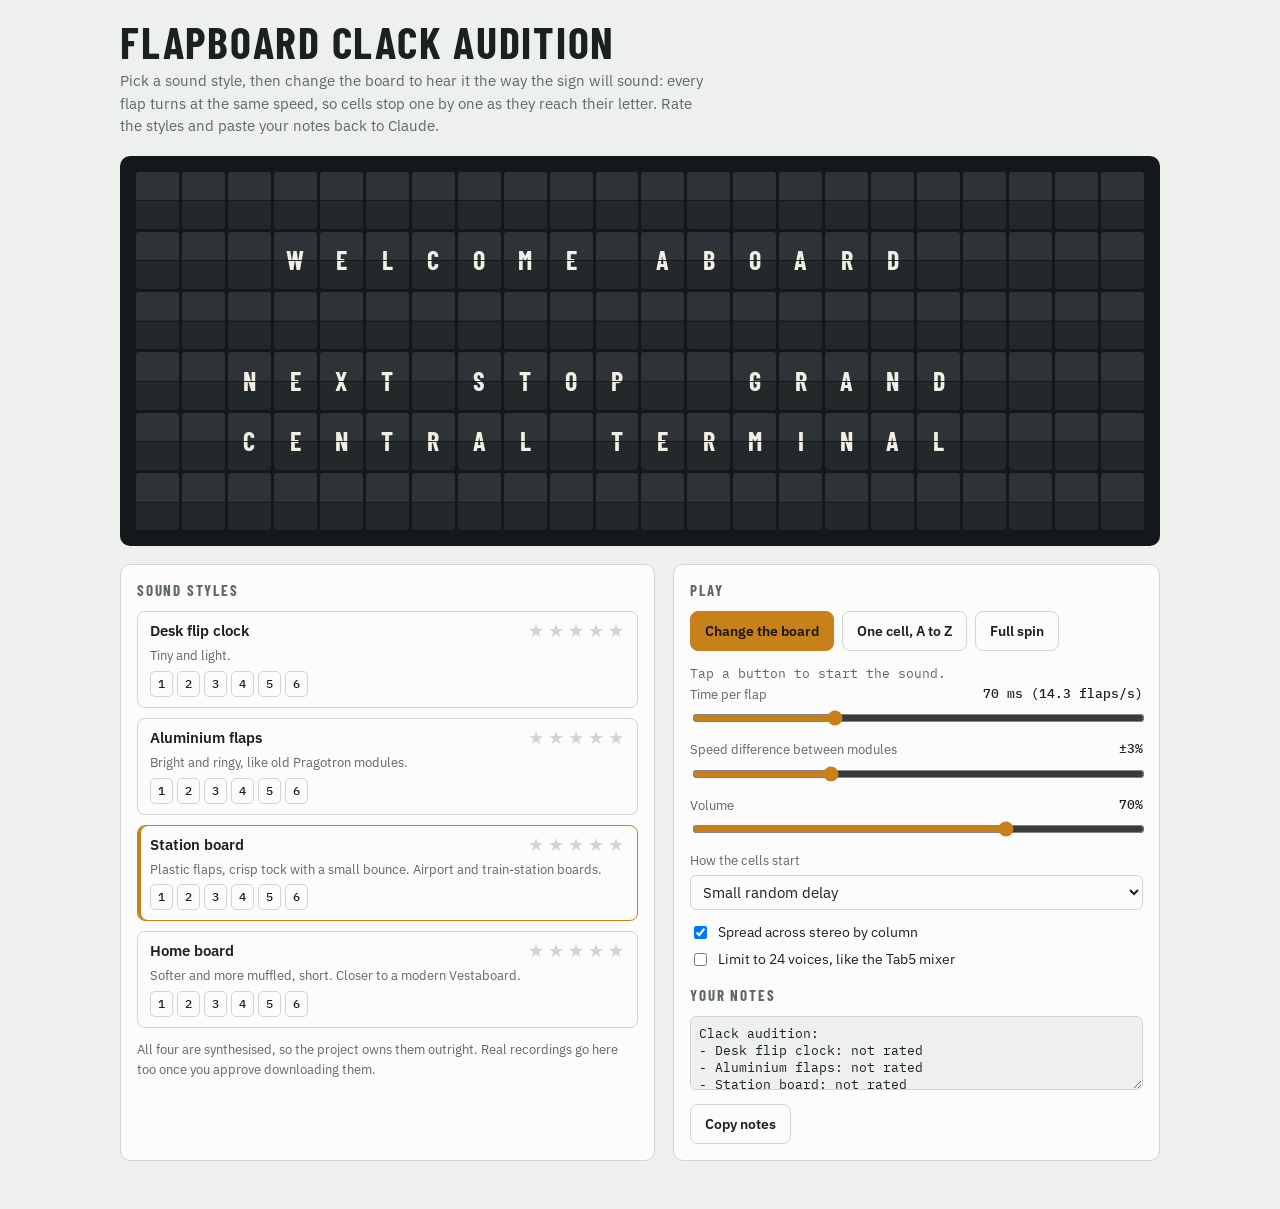
<file: sounds/audition.html>
<!doctype html><meta charset="utf-8"><meta name="viewport" content="width=device-width,initial-scale=1">
<title>FlapBoard Clack Audition</title>
<link rel="preconnect" href="https://fonts.googleapis.com">
<link rel="stylesheet" href="https://fonts.googleapis.com/css2?family=Barlow+Condensed:wght@500;700&family=IBM+Plex+Sans:wght@400;500;600&family=IBM+Plex+Mono:wght@400;500&display=swap">
<style>
/* Layout: a station board up top (the thing being heard), controls in a two-column
   bench under it that stacks on phones. */
:root{
  --bg:#eef0ee; --panel:#fbfcfb; --ink:#1b211e; --dim:#5e6862; --line:#cfd6d1;
  --board:#15181a; --flap:#23282b; --flapHi:#2d3337; --glyph:#f1efe6; --accent:#c7801a; --good:#2f7d4f;
  --display:"Barlow Condensed","Arial Narrow",sans-serif; --body:"IBM Plex Sans",system-ui,sans-serif; --mono:"IBM Plex Mono",ui-monospace,Menlo,monospace;
}
@media (prefers-color-scheme:dark){:root:not([data-theme="light"]){
  --bg:#111413; --panel:#191d1b; --ink:#e6ebe7; --dim:#96a19a; --line:#2c332f;
  --board:#0a0c0d; --flap:#1d2124; --flapHi:#262b2f; --glyph:#f3f0e4; --accent:#e39a33; --good:#5cc187; color-scheme:dark}}
:root[data-theme="dark"]{
  --bg:#111413; --panel:#191d1b; --ink:#e6ebe7; --dim:#96a19a; --line:#2c332f;
  --board:#0a0c0d; --flap:#1d2124; --flapHi:#262b2f; --glyph:#f3f0e4; --accent:#e39a33; --good:#5cc187; color-scheme:dark}
*{box-sizing:border-box}
body{background:var(--bg);color:var(--ink);font:15px/1.5 var(--body);margin:0;padding-inline:16px;padding-block:20px 48px}
.wrap{max-width:1040px;margin:0 auto;display:grid;gap:18px}
h1{font:700 clamp(28px,4.4vw,44px)/1 var(--display);letter-spacing:.04em;text-transform:uppercase;margin:0;text-wrap:balance}
.lede{color:var(--dim);max-width:66ch;margin:6px 0 0}
.boardbox{background:var(--board);border-radius:10px;padding:clamp(8px,1.6vw,16px);overflow-x:auto}
.board{display:grid;grid-template-columns:repeat(22,minmax(0,1fr));gap:3px;min-width:560px}
.cell{position:relative;aspect-ratio:3/4;background:linear-gradient(var(--flapHi) 0 50%,var(--flap) 50% 100%);border-radius:3px;
  display:flex;align-items:center;justify-content:center;font:700 clamp(13px,2.2vw,26px)/1 var(--display);color:var(--glyph)}
.cell::after{content:"";position:absolute;left:0;right:0;top:50%;height:1px;background:var(--board);opacity:.9}
.cell.tile-R{background:#c8312b}.cell.tile-O{background:#e07b22}.cell.tile-Y{background:#e8c22a}.cell.tile-G{background:#2f8f4e}
.cell.tile-B{background:#2d5fb3}.cell.tile-V{background:#7a4bb0}.cell.tile-W{background:#ecebe4}.cell.tile-K{background:#0d0f10}
.bench{display:grid;grid-template-columns:minmax(0,1.1fr) minmax(0,1fr);gap:18px}
@media (max-width:760px){.bench{grid-template-columns:minmax(0,1fr)}}
section{background:var(--panel);border:1px solid var(--line);border-radius:10px;padding:16px;min-width:0}
h2{font:700 15px/1.2 var(--display);letter-spacing:.12em;text-transform:uppercase;color:var(--dim);margin:0 0 12px}
.styles{display:grid;gap:10px}
.style{display:grid;grid-template-columns:minmax(0,1fr) auto;gap:6px 12px;align-items:center;padding:10px 12px;border:1px solid var(--line);border-radius:8px;cursor:pointer}
.style[aria-checked="true"]{border-color:var(--accent);box-shadow:inset 3px 0 0 var(--accent)}
.style b{font:600 15px/1.2 var(--body)}.style small{grid-column:1/-1;color:var(--dim)}
.chips{display:flex;gap:4px;flex-wrap:wrap}
.chip{font:500 12px/1 var(--mono);padding:6px 7px;border-radius:5px;border:1px solid var(--line);background:none;color:var(--ink);cursor:pointer}
.stars{display:flex;gap:2px}.stars button{background:none;border:none;font-size:18px;line-height:1;color:var(--line);cursor:pointer;padding:0 1px}
.stars button.on{color:var(--accent)}
.ctl{display:grid;gap:4px;margin-bottom:12px}
.ctl label{display:flex;justify-content:space-between;font-size:13px;color:var(--dim)}
.ctl output{font:500 13px var(--mono);color:var(--ink);font-variant-numeric:tabular-nums}
input[type=range]{width:100%;accent-color:var(--accent)}
select{font:inherit;padding:6px 8px;border-radius:6px;border:1px solid var(--line);background:var(--panel);color:var(--ink)}
.row{display:flex;gap:8px;flex-wrap:wrap;align-items:center}
.btn{font:600 14px var(--body);padding:10px 14px;border-radius:8px;border:1px solid var(--accent);background:var(--accent);color:#1b140a;cursor:pointer}
.btn.sec{background:none;color:var(--ink);border-color:var(--line)}
.btn:focus-visible,.chip:focus-visible,.style:focus-visible{outline:2px solid var(--accent);outline-offset:2px}
.check{display:flex;gap:8px;align-items:center;font-size:14px;margin:6px 0}
.stat{font:400 13px var(--mono);color:var(--dim);font-variant-numeric:tabular-nums;min-height:1.5em}
textarea{width:100%;min-height:74px;font:13px var(--mono);border:1px solid var(--line);border-radius:6px;background:var(--bg);color:var(--ink);padding:8px}
.fine{font-size:13px;color:var(--dim)}
@media (prefers-reduced-motion:reduce){*{transition:none!important}}
</style>

<div class="wrap">
  <header>
    <h1>FlapBoard clack audition</h1>
    <p class="lede">Pick a sound style, then change the board to hear it the way the sign will sound: every flap turns at the same speed, so cells stop one by one as they reach their letter. Rate the styles and paste your notes back to Claude.</p>
  </header>

  <div class="boardbox"><div class="board" id="board" aria-label="Simulated 22 by 6 split-flap board"></div></div>

  <div class="bench">
    <section>
      <h2>Sound styles</h2>
      <div class="styles" id="styles" role="radiogroup" aria-label="Sound style"></div>
      <p class="fine" style="margin:12px 0 0">All four are synthesised, so the project owns them outright. Real recordings go here too once you approve downloading them.</p>
    </section>

    <section>
      <h2>Play</h2>
      <div class="row" style="margin-bottom:14px">
        <button class="btn" id="change">Change the board</button>
        <button class="btn sec" id="spin">One cell, A to Z</button>
        <button class="btn sec" id="full">Full spin</button>
      </div>
      <div class="stat" id="stat">Tap a button to start the sound.</div>
      <div class="ctl"><label for="flip">Time per flap <output id="flipOut"></output></label><input type="range" id="flip" min="30" max="160" step="5" value="70"></div>
      <div class="ctl"><label for="vary">Speed difference between modules <output id="varyOut"></output></label><input type="range" id="vary" min="0" max="10" step="0.5" value="3"></div>
      <div class="ctl"><label for="vol">Volume <output id="volOut"></output></label><input type="range" id="vol" min="0" max="100" step="1" value="70"></div>
      <div class="ctl"><label for="start">How the cells start</label>
        <select id="start"><option value="together">All at once</option><option value="random" selected>Small random delay</option><option value="wave">Left-to-right wave</option></select></div>
      <label class="check"><input type="checkbox" id="pan" checked> Spread across stereo by column</label>
      <label class="check"><input type="checkbox" id="cap"> Limit to 24 voices, like the Tab5 mixer</label>
      <h2 style="margin-top:16px">Your notes</h2>
      <textarea id="notes" readonly aria-label="Your ratings, ready to copy"></textarea>
      <div class="row" style="margin-top:8px"><button class="btn sec" id="copy">Copy notes</button><span class="fine" id="copied"></span></div>
    </section>
  </div>
</div>

<script>
const SOUNDS = {"clock": ["UklGRl4RAABXQVZFZm10IBAAAAABAAEARKwAAIhYAQACABAAZGF0YToRAABMWjRBAidNM0rPhtw+vFOmQdmC4Zb4+jxuRw8kzigsF7AEQxSzAzoLqeIK/H73wQeaOGFHV1pbUA8UfN0Dx+Wwk7Vm4xoaMjR2TcA81hWR5Vm+/6xkr+nDeOCc/KQMJg5tBKX1Y+dy3K7UwM5WylDJDc8e3qz1RxAcJWArjB5XAbbdk8FXuZPKMfGSIEZIflqDUeIxbwgF5UbUB9sT9aoXTjaqR5BIBjzNKOIVugdi/4v7lPof/D8BMAtdGTQoozF5L5AeQAGZ3+PEQbtBx1rlsAoGKUE0UydSBufcsrmdqGiuScf56B8HJRhrGLkKJPaV4q/VW9FM1MrbneXp8Lb9lQtzGJIg7x+SFHMA2umR2YbXLedbBc4oU0WFUAhGgylpBfjmGdlC4P34kxkgNiNFy0K6MSgZlQF38VvrAO7t9YT/cQjaD4AVoxiOFzgQwgHp7XLZ/sqEyH7UH+ylB+kcPCMRF777ido9v6ezzrt91KT0/hBnIAwfZA+b+GTjoNY91e3dm+yT/FEKOxQrGmoc4xolFTALff5v8rDrY+4N/CYSSConPLhANjWwHEr/Vudt3RHlRfuzF+4vYjt1NoYjnwl08RbiqN7i5VPzjgFKDGwR+xAiDDEEEfqE7tPiQNnE1PLXfeMi9bgHshSRFlcL2PUb3f/J3cObzWbkoADCGOskxyGcESj72uam263cl+iu+gcNxhp2ITYh3hvFE94KfAKw+7b3Efj1/VkJNhiBJj0vWi6WIo8OTfhH56LhrOm7/PoT4iZqLqwn5BR+/IfmtdkR2T/jc/OOA24OdxHuDDgDg/eN7B7kFN/Z3bXguedD8oL+ZwlfD5wNhQOD86DiANeT1QXgyvPFCm8dmCXHICgRuPz26iXiD+VF8vYE+BYII30mviEeCyoFKBOGCEgD1wI+AxwQVRYcEdoQgRT0BBP/LQI2A339VwM2/bsLIQpjDTIW+xPNAXLzzejg4Gjf6O2FAP4S/hqJGKMIrfC03W/SYtHz2Tfr2fqKA2QIIwfyAmb93fbw7sTlLt242C/cbOmF/pgVpCbJKn0fIQgO7WfYBdJU3H7zMg8oJrUx9y/II8oSxwKY93fysPLv9j3+Fgi6E1EfvyeCKVAipRJU/ofrluBr4c/tUQH3FNwhyCOJGq4J5vbB5+nfReBG5+jx3vxwBecJlwnIBKb8FvN+6izlseQ+6XbxzvpuAjMGbAX7AN76VvUh8gPyxvST+U3/0wQWCScLZQrVBmsBDvwa+Xn6ngACCmkTEhlVGPYQfgVb+gz0O/WJ/bEJ+BQnGzwaDBOWCIX+nPfc9KX1j/hw/NYAxQX3CjwPghC3DB4DUvVH5w3evd1755b4Pgu0GPIbsxPuApvvR+Ce2e3cFejU9qIEQA5aEkURNgyIBHj7WPLk6jbnNumi8UT/yg6bG20h+B0IEmgBkvG95/zmQu+S/TkNiRlPH5wdsxVLCpj+aPWa8Ofw4fUe/noHhg8UFMwTpA72BSn87vNy76bvC/Tz+iQCjgfXCZwIXgRJ/t/3s/IY8NDwyPT3+n0BMAZSB1MEMP419yzyOvHx9P77qgMACQkKngZqACb6W/Zj9vL5dP/eBJ8IHwquCQkIyAUcA/7/nfzF+cf46PqNAKMIoBBZFVYUCQ1cASX1vexI62bx7vzFCX8T/xaBE54Kc/9W9bvurOzf7jz0Y/v6ArgJSA5mDzUMxQR3+unvVeh05mrrIvaBA2YPERZ7FfwNIQK39Xjs6Oiu65rzOf6lCFUQpBMWElEM7AMM+/DzcPB98dj2FP/wB/4OVBIjEeoLQgRZ/En2i/Oe9AP5bf8cBk4LnA1cDM4HJwFF+jL1e/Ol9eb6YQHKBjsJ8AeNA9b98viP9kD3X/pu/s4BbAMSA1MBHf88/Rb8qvvN+3H8sf2x/0gC1gRYBtIF4gIp/kH5Nvar9gf7HQKHCYMOFg/hCk0DBfvh9OHyd/WD++ICTwkaDZUNBQtRBp0ABPuH9gf0NPRb9x/9TQQCCxsP+A4kCrEBA/gO8FvsI+7c9G/+6QeBDmgQTw1WBpv9ifUz8NLulvGs94T/KQe7DNoOAg2yB1oA+vib87rx2/Nh+cEA+gclDfwOIg04CKABHvto9rf0fPY8+6cB7wdCDFYN1wqLBRn/gPlu9qz24/nC/okDsAZlB78FlQIT/zz8p/po+jb7qvxk/hgAewE5Av4BogBX/r/7zPlj+fL6Jv7nAcQEfQWfA8P/YPs5+Kn3C/qY/rMDmAf+CJQHBASh/9r7v/m/+af72v6QAgcGlgizCQAJaAZHAnz9SvkK9673WvstAXcHNgzIDYEL7wWx/ur3k/Pa8tH1d/sWAs8HGgsoCwcIkQIs/HD2yvIk8qn0tfn3/8cFlQlVCtUHxAKM/OL2UvPQ8nv1m/rTAIkGRQoZC9oILwRq/iv5+PXF9ar42P3NA9IIfQslCxcIagOk/iv73/nk+qn9NgGGBM0GogcBBywFmQLU/3D9+fvV+xv9e/8/AnsEUwVYBMABYP5i+9b5Q/pt/Gv/AwItA3gCLwA7/bT6fPno+bP7KP5xAOkBPgJ/Afn/F/5K/Pf6ePoM+8X8bv96Ah8FgwYQBrcDEgA9/IT57vjb+tj+wQMgCKUKlAr8B6sD5f4D+xD5h/k7/GkA9wSyCJwKLQpxBw4DG/7a+Wr3cPfo+SH+7ALwBggJlAipBQMB2Pt89xL1NPXV9zn8LAFPBXgHBwcYBH//jfqu9vz06fUg+aX9JwJsBasGvwUgA67/aPwo+m35UvqR/J7/xwJZBbwGmgb7BE0CVv/9/Ab8zPwc/zsCJQXmBvMGXQXEAhgAQf7E/Z/+WQA3AogD5QNHA/cBaQAN/y7+6/05/vT+5v/NAGIBYwGoAD7/bv26+7T6zPoa/Ev+rgByAuoC1gF5/478Bvq3+Bf5Ffsi/mAB6wMUBZcEowLN/+D8r/rc+bD6Cv1dANsDnwbtB2gHMAXfAV/+qvuL+lr76/2RAVUFMQhcCX0IxwXtAfT96fqg+XL6IP3kAKcETgcQCK8GjQOK/7/7K/lr+JD5KPxk/1sCSAS3BJkDQAFF/mD7Q/l0+Cj5N/sa/g0BPwMQBEEDFQE9/p77DvoK+ov7Ef7OAPUC9gOvA2cCqQAT/xv++/2l/tf/OAF2Ak0DlgNLA4YCfAF4AM3/tv9HAFsBlwKJA80DNQPjAT4A1P4f/mH+f/8SAYYCTgMXA+IBAgAA/mv8s/sF/EH9Cf/VACICigLkAU4AK/4H/Hb68Pmk+nD84f5QARMDqgPmAvkAbP72+0769/kb+3v9gABkA2QF9QXyBKUCt/8B/VD7KPuc/Ev/dgJBBewGDAenBSsDTADR/Vj8OPxr/Zj/KAJ0BOEFDgbnBKwC6/9U/Zf7K/sp/EL+0QAPA0oEIQSjAkUAuv26+8n6Efte/Df+CgBZAdcBeQFsAAT/n/2X/Cr8cPxX/ab+BQAbAZ0BaAGXAHP/Zf7Q/fD9wf4CAE4BOQJ/AhQCLQEmAGb/Mf+e/4oAqwGkAisDFgNsAmABPgBb//f+Mv8AACgBVQIpA1sDygKOAfL/X/5E/fH8gf3M/nQA+wHpAu0C9AE2ACP+R/wm+xT7Gvz1/SAAAAIJA+wCrQGk/2T9kvux+gL7cfya/ugAxgK8A5QDZAKFAHv+0Pz5+zf8gf2M/9cBzQPpBN4ErwOxAXj/qP3I/Br9hP6WALgCTATmBGcE/wIdAUf/9f1x/cv92P5EAKoBrAIHA6UCnAEuALb+k/0P/Un9KP5k/5YAYAGCAfMA5P+r/qr9Lf1Q/fz98P7b/3QAlQBAAJ3/5v5c/iv+Y/71/rb/bwDvABIB0QBEAJz/EP/Y/hH/tv+fAI8BPwJ5AiYCXAFUAF3/xf6//lj/aACoAbsCTAMoA1AC9wB6/0D+pP3U/cP+LACmAcECJQOvAnoB1v8x/vj8e/zV/Oz9cP/5AB4CjgInAv4AXP+s/WL82fs8/Hb9N/8CAVoC3gJrAiUBbv/F/aj8ZfwO/XD+JgC9Ac4CGwOfAoYBIwDY/vn9wf08/kz/qgD8AesCOAPPAtABhABK/3r+Tf7K/sX/7gDpAW4CWgK5Ab8Auv/v/o/+qv4o/9n/gwDzAAkBwQAzAIn/8f6W/oz+0/5P/9f/PABdAC4Avf8t/6/+bf6C/uv+i/8xAKwA0wCYAAwAW/+9/mr+gv4K/+H/zgCOAegBwAEgATYASP+e/m/+zv6k/7kAwwF2AqICOQJWATQAIP9j/jD+mP6B/64A0AGTAr0COgImAcf/ef6Y/WT96v0E/18AmAFSAlkCqgF3ABX/4v0u/ST9wf3V/hQALAHUAeQBWQFZACr/Gv50/Wb99P38/jQASwH0AQQCfAGIAHP/jv4b/jf+2P7L/8oAkwHxAdUBUAGNAMn/Nv/7/iT/n/9GAOsAXwGDAVEB2QBBALb/Xf9N/4f/8/9rAMcA6QDEAGMA5/9z/y3/KP9k/8v/OACGAJcAYgD1/27/+P66/sj+I/+v/0MAsQDXAKYAKgCJ/+/+jf6B/tP+cf8wAOIAUwFmARIBbACi/+r+e/56/u3+vP+wAIgBBwIGAoIBnwCe/8X+Vf5t/gj/+f/9AMwBLwIKAmkBdwB1/6T+Ov5R/uD+wf+3AIAB5QHJAS8BQQA8/2f++/0U/qr+kf+GAEUBmAFsAc4A8f8P/2n+KP5a/u3+tf97AAwBRAEaAZ0A9P9O/9n+s/7m/mL/AQCaAAIBIAHwAIQAAACK/0f/R/+J//X/aQDEAOsA1ACLACkAzv+U/4//vf8MAGMAogC1AJMASADr/5n/bP9y/6r/AABbAJwArQCGAC4AwP9W/xL/Cf8//6j/JwCaAN0A2QCLAAUAbf/s/qv+wP4q/83/fAAHAUQBIQGnAPn/Rv/E/pb+yv5U/w0AxwBPAYMBUwHOABYAXP/S/p3+z/5b/xwA4ABxAaUBbgHaABEATP+//pH+zv5i/yIA2QBVAXQBMQGfAOf/O//H/qj+4/5l/wkAowAJASEB5gBqAND/Qv/m/tT+Dv+C/w0AigDVAN0AoQA4AMD/Xf8q/zP/dP/W/zwAigCqAJcAWAAGALr/iv+F/6r/6/8zAGwAhAB1AEYABgDM/6j/p//K/wMARAB2AIgAcwA8APH/qP94/3L/mv/m/z8AjQCzAKUAYgD8/5D/Pf8f/z//lf8IAHkAxgDZAKwASwDR/17/E/8E/zb/nf8dAJYA5gD3AMQAWgDV/1n/Cf/7/jb/qf81ALQABAENAc8AWwDS/1r/E/8Q/1D/wP9BALAA8QDyALUATADU/2v/Lv8r/2P/w/8xAJAAxgDFAI8AMwDN/3f/SP9L/37/0P8pAHEAlQCMAFwAEwDI/47/df+C/6//7v8sAFcAZgBWAC4A/P/O/7L/rv/D/+j/EQAzAEUAQQAqAAkA6f/T/8//3P/4/xcAMgA+ADcAHwD//9//y//J/9v//P8gAD0ASQA/ACEA+v/S/7b/sP/B/+P/DgA1AE4ATwA6ABIA4/+6/6H/oP+5/+T/FgBCAFsAWgA+ABAA3P+w/5n/nv+9/+7/IwBOAGQAXgA+AA8A3v+2/6T/q//K//j/JwBMAF4AVwA7ABAA5f/C/7L/uf/T//r/IgBAAE4ARgAtAAkA5v/K/7//xv/c//v/GAAuADYALgAZAAAA5//V/9D/1//o//3/EAAdAB8AGAAKAPv/7P/k/+P/6v/2/wIADQATABIACwABAPn/8//x//X//P8DAAoADgAMAAgAAQD7//j/+P/7/wAABgALAA0ACwAGAAAA+//4//f/+v///wMACAALAAoABwABAP3/+f/3//j/+////wMABgAHAAUAAwAAAP3/+//7//z//v8AAAEAAQABAAAAAAA=", "UklGRl4RAABXQVZFZm10IBAAAAABAAEARKwAAIhYAQACABAAZGF0YToRAACyytPvtPeV8Eb1gCOzSeYkFkFKOIwL39277Hr69f3S98M44DpSUH5a2DjG7BjJl83vzqfgKiBoPfFHrUzPM2oVZuvA2ovQpNNP35LujvlD/bkCTAbeEY0NZAXV8KnUjrnrqXWtWsXj6nARJytrLtsZCfWQzcixSquCu6/bGgD4HM4qnygmG+MJhvt082Xx6fLD9Z/5LACXC0McRC+hPohDnjm4IZkC/OaN2Xnggvr+HvdAD1RSUdA5AxZN8hjardNj3rPzdgrDGqMgrhyUEp8GjPvK8V3om96o1ZvQJdM93zXzSQlVGf0bFw6r8mjSrrgxrw26AdaT+bMYVykjJ70UR/rW4Y7T4NIO3sXv6AEXENMYDx2SHlYe2Ru/FVsLJP4U8oLsx/HLAsgb9zRGRexFZjV+GMX4D+FP2ZfjbPukFxYuYTdlMXcfcwi4817m4eF+5OPqFPKf+Iv+RARjCQ8MlQn4/5bvBNxaywrEIcog3Y/3qBCKH7MeQQ4O9H3Z7cc9xcnRqOjgAaIVBx9sHeETTAcw/Bj1XPLz8sL1h/rSASoM2RhKJXsthS2ZI2cRN/xI6yjl8+zEACIaOTAwOxk3ZyU/DAj0NuSx4Mbo+vcmCPsTrRhbFjMP7AWF/MrzyuvB5Mffu95f4wXuo/ziCngTMhL+BdfxFdxFzEzIEdKd5ib/lhONHZ0a+wxU+nLpt99k31bnDfRxAWgMlhMiF9kXSRZqEv4LYAM0+lnzD/J1+C8G7RcrKBkx5i51IbcMa/ep6EPl+u1H/8kSuSFbJ4AikRU4BXH2vOxG6RzrLPBt9pT8GAKyBrMJ3gnVBQL9dPAk4zbM9cJ+0aPlzgejIjseLBOH+SPuO9lDyW3Rod/0AvERCRxeJHchgg+cAKb6//Q58/T1ova9/DIGIxV2IdMo/S2yIjETff6F6BXfUeDn8QQJHSIRMMsyhyagDi/1YeGw2FLcUekj+gEJ8hG5E4YPuwed/ob1+exV5Y3fW92k4EvqFvlfCe4VzhlwEh0B/ep816fNddEo4nr6fxKZIismHx2iC074lumS4+vmRPGl/jsLmhQEGuMb4BpDF+4Q/QeJ/f/zq+558HT6wwrFHGcqXC5KJvgT8/ym6K3dZd+27I0A4BM/IBUiohlyCrL5J+yp5KLjl+dI7sT15/wuAyEI0grnCTwE1/mR7ArgntjA2V3kEvagCawYCh7BF+oHAvTo4mbaHt3L6ez7og3dGfUdNxpBEaQGff2R90P1GPZv+ez+WQYtDwMYmh5iIJwbahBQAbvykelk6dzyOQMcFWAiVyaEHx4QNf3C7IzjkuOi6yD4lgRXDYkQVQ5LCG4AZ/g58Xbrq+eh5jjp1u+/+ccEsg03EVcNbAJv8yjlktwD3dTmIPfFCDQWbhtgFxoM6P2d8evqROu78bz7OgbDDhAU8RXgFHURLAyFBV/+KvjK9PH1UfzqBgETxByeIJgcTBHpATPz2unL6CDwGP0kC5MVLRkyFV8LEP/k85PsM+pL7F/xuPft/RIDlQbwB5kGOAIK+0DyA+rw5C/lg+uu9p8DVQ5EE6cQRQc7+u7tfuZW5mPtPPkXBjYQGRUrFKcO3QZG/7z5Ifd+91v6F/8QBYcLdxGOFW4WNhMMDHAC/Pir8s7xFPcYAb8MKhYbGhsXAg6nAdv1Du4y7C3wGfgXAV0IEAypC88H2gFD+z/1pvAF7sPtGvDs9Ij7igIOCDgK4gc5Aev3wu7J6Dfole139+YCagwxEQsQwAmxAPD3NPL+8En0w/pwAl8JLw5FELIP7gyjCJMDnf7B+gr5RPqf/mEF5gz4EoIVVBOqDEMD4vlh873xX/Xx/NwFMg2lEEQPrgm3Abb5s/Pj8G7xovRS+UL+agIRBcQFTgTFAKf74/XT8O3tUO5M8hv5+ACYB+gKywmJBM/8HPX27wrvovKc+dcB+wgzDbYN4gr0BYgAGPyc+XT5evsp/8sDkAiVDPwOGA+eDOYH9QFW/LL4Rfhl+0cBLAjmDY4QLg8UCr0CUfvo9ePzhfXz+Zb/qQTGBz0IIwYtAl39vPgo9TrzQfM59cr4P/2VAa4EjwXBA4v/+vmm9Dzx8PAK9MX5gwBTBpAJawknBvgAmPuu91X20feX+44AdAU0CSALBgsgCfcFRgLb/n78z/sf/UsArAQuCY4Mtg0iDBMIlAIu/Wv5YfhN+n7+kgPsBzMKvQm3BgkC//zc+In2WvYZ+B77kf6YAYUD5wOgAuX/Pvx2+Hb1E/TI9Iz3wftNAO0DkAW4BKUBSv0D+Sj2ofWe94/7VgCtBH0HNwjlBhwEwQDH/e37nvvo/H3/zgIqBtQIMArhCekHtQQMAej9Lfxm/JL+GQL0BfYIKwomCSYG+wHN/bP6b/kt+of8rv+qAqYEHwX+A5ABa/5B+8D4bPeI9wn5lPuJ/igBugLCAisBU/78+hv4jvba9vr4YvwkADsD2gSnBNICAgAd/f/6QfoU+z39LgA2A6kFBQcSB+AFxwNPARv/v/2l/eX+PgEhBMgGdAiiCDUHhgRMAWz+q/x8/Nf9QgD3AiMFIAamBdYDKwFQ/u37hfpR+kT7C/0o/wwBOAJWAk0BT//M/GH6svg3+Bz5LPvd/W8ALQKaAp8Bkv8U/ev6vfnl+Vj7s/1YAKECDgRcBJgDEAI3AJH+jf1z/Vb+DQA+AmkECQazBjUGqwR7Aj4Amv4H/rT+bgCzAtMEKQZOBjQFKQO8AI/+Jf3G/Gz9zv56APUB2QLoAhoClgCs/sP8RvuM+sP63/uX/Xf/8gCXASoBwf+7/a77OPrJ+Yf6Pfxx/oUA8QFhAtABgQDn/n39qfyi/Gv90/6LADoChwMyBBoESwP4AXoAO/+c/tr+9/+yAZcDHAXLBWwFFgQoAjAAv/4y/qX+4v97AfAC0QPgAx0DvwEbAJL+b/3m/AP9sv3B/uz/4gBfATIBUQDk/jz9yfvz+v767vuD/Un/uQBoASQBCQB3/uz85fuw+1n8rf1N/9AA4AFOAhgCYgFpAHH/t/5s/qr+cP+hAAICRgMbBEUErwN8AgABrP/o/vf+2v9NAd8CEQSEBBQE4gJJAbz/oP4y/nj+Rf9OAEMB4gEFAqYB1gDA/5L+iP3W/KT8BP3h/Qf/IgDdAPMATgAU/5r9Ufyh+8X7tfws/rz/8gB9AUQBbABG/zL+gv1l/dz9xf7m/wIB5QFqAoECKQJ6AZwAxv80/xv/lP+QANgBEwPkAwcEagMzAr8AfP/J/tj+m//MAAYC5AIlA7kCwwGKAF3/fv4S/h/+kP4+//z/nAD6APYAhgC0/6T+k/3G/Hv80fy4/fL+JADvABIBfgBk/xr+DP2P/Mr8qv3t/jUAMAGlAYkB+wAwAGj/1f6a/sT+Sf8UAAIB5wGUAt4CrwIKAhUBEgBP/w3/a/9WAI0BsgJnA3EDyQKeAUoALv+U/pv+Mf8ZAAcBswHxAbQBEgEyAEX/d/7r/bn96P1t/i3/+f+aANwAnwDn/9n+wP3u/Kf8Cf37/Tr/ZwAqAU8B0gDk/9X++/2X/cP9bv5m/2sAQgHDAd8BmwERAWQAvv9F/xv/VP/v/9IAygGYAv4C2AIoAhsB/v8j/9H+Hv/z/woBDAKnAqsCGQIdAQAACv92/lv+sP5P/wgAqgAOAR4B1AA7AG//lv7f/Xj9fv35/c7+xf+XAAUB5gA+ADz/Lf5m/SX9gf1h/oP/lABNAYQBNQGHALT/+/6N/oP+3v6F/1MAIAHEAR0CGgK5AQ4BQgCM/x7/If+e/3kAegFVAsYCpwL8AfMA2/8A/6D+z/51/1gAMwHDAeIBiwHZAPv/JP+B/jD+PP6c/jb/5f+AAN0A4AB8AMT/4P4K/oH9b/3h/bv+wv+oAC4BKwGkAMf/1/4f/tX9Dv63/qH/iwBBAZoBjQEnAYkA3/9R/wL/CP9l/wkA1QCZASUCUAILAmIBgACk/wz/5/5E/wYA9gDKAUECNwKvAc8A1/8I/5X+kv72/p3/UgDoADcBLQHMACsAa/+1/jD+/f0q/q7+a/8vAMUA/wDIACkATv9z/tv9tf0O/s/+wv+iADQBVgEEAV8AnP/y/pD+kP7u/pH/UwAIAYoBvgGaASoBhwDb/1H/Ef8y/7H/cABAAeYBMQIHAnIBmAC3/w3/yf77/o//VQATAZEBrQFfAcAA+v87/7H+eP6W/gD/l/82ALQA8gDaAHAAyP8J/2X+B/4M/nj+Lv///7AADwEAAYoA0f8J/3H+Mv5g/u3+sf95ABMBXAFJAeUAUACz/zb/+P4L/2z/BAC1AFMBtwHIAX0B6QAxAIf/G/8M/2L/AwDFAG4BzAHDAVYBogDZ/y//0P7P/ib/uP9aAN8AJgEbAcIAMACI/+7+iP5s/qH+G/+8/1cAxgDmAKwAJABz/8j+VP46/oP+HP/b/4sA/wAZAdcATwCs/xr/w/69/gr/lP86ANQAQAFkATwB0wBEALX/Sv8h/0j/uf9XAPsAeQGtAYYBDQFjALf/Nf8C/yv/oP8+ANkAQgFfASYBqQAGAGr/9v7G/uL+P//D/0oAswDhAMcAZwDa/0D/wf5+/or+5P51/xUAmwDfANAAcgDh/0b/zf6Y/rf+If+6/1cA1AASAQUBtAA4ALT/Sf8V/yX/d//4/4gABgFSAVgBFgGdAAwAi/89/zj/fv/+/5IAEwFcAVcBBgF+AOX/Yv8V/xH/U//G/0gAtwD1APEAqwA2AK3/Mf/f/sz++/5h/+L/WwCtAMEAjwAiAJn/F//B/q7+5f5Y/+f/awDDANkAqABCAMT/UP8H//3+NP+e/x8AmwDyAA8B7wCZACYAtP9g/0P/Zv/A/zwAugAYATwBHQHBAEIAwv9j/z7/XP+z/ykAnwDyAAwB5gCKABAAl/88/xT/J/9w/9j/QwCXALwApgBbAOz/df8U/+P+7/42/6T/GwB8AK0AoABZAO7/ev8f//b+Cv9W/8X/OgCZAMsAwwCIACoAw/9v/0T/Tv+M/+//XgC/APgA+wDHAGoA/v+e/2b/Zf+b//r/aADHAPwA+QDAAF4A7/+P/1X/UP9//9P/NACKALsAvACKADMAzP9t/y7/IP9E/5H/8/9OAIsAlwBwAB4Auf9Z/xv/Dv82/4n/8P9OAI4AngB8ADIA1v+B/0n/P/9k/7D/DwBrAKwAxACsAG0AFgDB/4P/bv+J/8z/JgCAAMIA2gDBAIAAKADS/5L/ev+Q/8v/GgBoAKAAsgCaAF8ADwDB/4T/af92/6T/6f8vAGYAfgBwAD8A+f+t/3H/VP9d/4r/zv8VAE4AagBgADUA9v+z/4D/af90/5//3f8eAFQAbwBrAEoAFgDd/67/lv+b/73/8/8vAGMAgQCBAGQAMwD7/8r/rv+v/8z//f8zAGEAegB4AFsALAD4/8v/sP+v/8X/7P8ZAEAAVwBXAEEAGQDr/8H/pf+f/7D/0//+/yUAPgBCADAADQDj/7z/pP+g/7L/0//8/yAANwA8AC4AEgDw/9D/vP+4/8b/4v8EACUAPABEADsAJAAFAOj/0//M/9b/7v8MACsAQABHAD4AKAALAO//2//V/93/8P8JACEAMgA3ADAAHQAEAO3/2//U/9j/5v/7/w8AHwAmACEAEwD//+n/2P/Q/9T/4f/0/wcAFgAdABkADQD9/+z/3//Z/93/6P/4/wgAFAAaABkAEQAEAPf/7P/n/+n/8f/9/woAFQAbABsAFAAJAP7/9P/v//D/9v8AAAoAEgAWABUADwAHAP7/9//z//P/9//+/wQACgANAA0ACQADAP3/+P/1//T/9//8/wAABAAHAAcABQABAP3/+v/4//j/+v/9/wAAAgADAAMAAgAAAAAA/v/+//7///8AAAAAAAAAAAAAAAA=", "UklGRl4RAABXQVZFZm10IBAAAAABAAEARKwAAIhYAQACABAAZGF0YToRAAA0BkMvpgtTzKnaSPFQBF4LD9a5veH92fq9/gMtzjuVTI4X2P2v6nTXPNqm6VseGTAySmtRAzC/B/jsu8nmwaDeWO38A0EZnyPuH2APbwBR/XP3Su2I2MvO1cgUzRXeEvgJEgohAR3hBPTffLuCpfqm5L8t52UOpicbK78ZUfwi39nMc8o41qnpNv2sC9ATkRewGWAbWBvoFlkMJf187o/nKe5KA6Ih5T6+T6xMlzVaEuLv+NoX223vaA93LjxB8EEZMhAZTABL7/joi+uS8sX5Gv8SA00HdQzkEPwQIglX+NjhvcxawXzFVNmT9noSESK7Hi0JSen6yl25XLqSzFfoRAOQFEQYExCqAZ7zgOqA5wPph+ya8Lb1g/0SCS0X6iMAKl8luhWY/yrrJOHu5vj7dRncNBJEj0GZLqUSKfhX6JvnTPQACK0aCya9J2chBReCDPkDV/1r94/xvuxo6/rv7vqSCWwWQhsAFAoByOfl0OnEocjp2vP09QwXGvQXKghh8U3cINDnz+3ZMen19zgC3QY8B5gFeAPkAN78sfZG73TpAOms8EwAChRoJcEtOynKGDsCG+5P5NvoNfrsEVcnEzPSMVElLBM3ArL3g/Ul+hMCxwk/D1YSABT0FMAU4BHHClv/0fFk5rXhl+ZW9GUG2xUoHOkVhQTR7dHZg88d0uPfFfNqBA0OrA3xBEL4j+xK5Wrju+Un6hbvJ/Te+akA4gd9Dc8OAwqA/2/y4efV5O/rAPwYEAkm4TdSK9kgVQcH+WTobfF996wLxxYkFHEeGxpfGMUaehXsDl4Cgvwy9p30VPryBAMVRR+xISYZsgg+9zzoR+Cz49zvy/zSCKYP5A0DB+P5xu6s5bbhnuKo5TzrlPGY91P83/6D/vP6qfQK7TPmceJ948fpIvTz/+wJIQ8EDhAHuvy08rbsMO1m9E0AQw1XF7IblxmHEpUJHwKO/ov/CwQGCnQPIhPnFFAV7BTJE2oRQg1rBxsBcPyX+5z/lAeVELgWvRaeDz4D0fUl7Jnpoe6U+N0CDAm4CGoCIvnA8CrsGewT74XyUvT0853yR/JR9HD4pvxJ/pT77fQI7dDngOjn78L7lAekDi4Ouwbu+9Xynu+180H9JggWEIMSqA8dCkkFmANaBeIIrwv/C9gJAQfoBRsINQ3dEuUVARQdDacDivtV+H/7lgPgDAYTFhPTDL8C3vjW8lfyivat/I8BFQMJAen83viH9i320fb39qz1MPPk8Hjw5/K49w39cgATALn7BPXQ7u/r6e1H9Mz8ZQSBCBEI3AMN/i35Hfdy+HH8jwE6BmoJ4Ar3CkQKNgn1B38G5wSGA/YC0wNaBigKMg4SEYgRCg8HCuMDhf6n+zz8BwCmBQcLIQ6qDZEJ/gLt+2/2+/Ps9Hn4Df3wAOECbwIAAHz82fjL9Z3zWvIH8sjyz/QY+Cj88P8NAl0BlP2d933xoe3o7cTy6PquAxwKDwwfCcMCrvuo9nv1TvjL/dwDowgyC6sL4wq0CXkIAwfvBDsCnf9b/rf/HQSbCgERqBSeE6cNhgRq+6b1TvVV+o0CoQp1D2MPyAqkA5j8t/fW9Xn2Z/h5+in8m/0z//wAWwIyAo//XfrU8y/u0Osp7uX03P3VBdIJUAjxATT5bfFt7W7uu/M0+0IC8gaDCGsH0gThAU7/S/3S+wj7Xvtr/XAB8gaSDHIQ8BBwDc0GMf9Q+V/3MPrUAPsI0A8QE9IRvgyuBeX+PPqf+Ov5PP1aASsF4wcMCXIIFQYvAlD9YviQ9PbyOvQ0+NT9YgMCB1gHDgT9/e/2D/Es7iPvmfMj+sAAgwUrB3cFKAGz+8T2vPNb85711/ny/sQDUQf0CHgIFAZgAkD+w/rt+Hv5nPzHAcQH7wyzDxQPGwvoBGz+wPlv+Of6TADLBj4M8Q4yDnQKEAWv/7X73Pko+hP84f7lAZgEgwY4B0sGhgMm//35Z/Xj8nvzSfc5/VUDbgf0B5UEbv6b927yjfBd8vj2nvx4AUEEngQHA2UAnP0++4j5k/iH+Kv5N/wKAHcESggsCjYJbgX2/7T6rPcl+Cb8XwKzCAAN9w2KC9wGswHC/Qf8mvzT/rUBaARtBp8HAQiIBxMGkQM4ALH8+vkV+ZH6Kv7BArQGdwgxByQDlv1a+B71zPQ/92X7tf/KAtsD4AJyAHX9uPrH+Nv39vcE+eP6XP0NAGcCvwOSA8ABtv5f++P4OvjP+Uv9rAGgBfUHCQj+BaICJf+o/OP7+vx5/5UCcAVYB/QHSAeeBW4DOQF0/3f+dP5u/zIBWANSBYkGiAYnBZ4Civ+7/AD74Ppf/AD/3QH8A5sEeQPqALr94voz+Q/5U/pt/J/+PgDvAKsAsv9g/gj94vsT+7b66vrI+079Q/8zAYsCyAK4AaX/Qf11+wb7PfzK/tcBYASVBS4FfgNMAXn/of7t/hIAhAHBAoIDzQPVA8YDqANWA6QCiAE/AD//Av/M/28BVwO1BN8EmwNHAbL+yPww/AT9yf6uAOUB/gEIAYL/DP4i/ef8Kf2K/b/9uv2l/cP9Of7s/of/pf8Q/+X9l/zC+937//zN/pwAvwHMAdQAVf8B/m791/0L/4YAvAFNAjACqQEaAdIA5gA2AYIBnAF/AVUBVQGkATcC0AIfA+cCKAIhATgAz/8QAN0A2QGPAqYCCQLuALr/1/6J/tL+ef8jAIYAdwACAFj/tP5C/hL+Fv4y/k7+Yf5w/on+sf7b/vH+2/6P/h/+tP2B/a79Qf4b//r/kgCwAEoAiv+//kD+TP7u/vn/FwHwAUYCDAJqAasAGgDq/yAAnwA2AbcBDAI0AjwCLgIJAsEBTgG6ACoA1P/m/3EAUgE4Ar8CmwK7AVsA7P7q/a79Qv5j/5YAZQGDAewA4//G/u/9iv2S/eD9RP6j/vr+Uf+s//X/AgCv//H+9P0O/ab8Av0i/rb/OAEeAhQCIgGq/z7+af13/Vz+vf8gAR0CgAJSAsoBJgGVACgA3v+2/7v/BgCpAJYBlQJQA3QD0gKGAfH/mv7//Vz+kf8uAZwCWAMjAxQCjgAQ/wX+pf3q/Z7+e/9DANAAEQEAAZ4A8P8E/wP+Kv2+/PP80P0i/4YAhwHIASgB2P9D/vH8VPye/LX9P//CANQBMwLaAfoA4f/f/jf+C/5i/iX/LQBGATUCxgLQAkoCTwEbAAj/Z/51/jv/hQD6ASYDrANdA00CzABM/zz+5v1c/m7/wQDuAZ0CoQL+AeYApf+G/sr9kv3i/aD+m/+XAFYBogFeAYsAVv8J/gD9j/zg/Of9Xf/QANABCwJtASwAsf51/dr8Cf3t/Tr/jACNAQYC7AFbAYMAnP/Y/mH+U/66/o7/qgDSAbUCDQOxAq0BSQDy/hj+Cv7R/i8AsgHdAlED8gLoAY4AT/9+/kP+mP5P/y4A/QCTAdYBuAE4AWQAYP9g/qr9eP3q/en+LgBUAfQB0QHtAI//Jf4l/dz8WP1o/q//yABpAXUB/QA0AFf/mv4k/gj+Sf7f/rL/nABrAegB6QFiAXEAXP95/hn+Zf5N/40AxAGRArkCNQI5ARgAKv+v/sD+Sf8ZAPUApAEBAv0BnAH0ACcAYv/O/pL+wP5S/yMA+wCWAb4BXgGKAH3/g/7l/dH9Sf4k/xsA4wBCASEBjwC9/+b+Rv4C/iX+of5R/wkAnwDyAPMAowAWAHD/2/6A/n7+3P6K/1wAHQGWAaEBPAGFALX/Dv/E/vL+h/9VAB8BqgHRAZIBBwFfAMn/af9Q/3z/2/9SAMgAIwFPAUAB8QBvANP/Q//o/uD+M//K/3UA/QAxAfoAaACq//n+jf6C/tL+W//s/1gAhgB0ADAA1v96/zD/AP/v/gP/Pf+X/wQAawCsALAAbQD2/27/B//o/iP/p/9IANQAHgETAcEASwDe/5v/kf+6/wEATQCNALcAzADNALsAlQBcABYA1f+s/67/4f85AJkA3gDrALYATgDW/3T/SP9b/6D/+P9AAGQAWQAqAO3/sv+J/3X/cf95/4f/nP+5/9v/+/8NAAgA6P+0/3v/VP9Q/3T/tv8AADsAUwBEABcA4v+3/6j/uf/h/xAAOQBRAFcATwBCADgAMgAwAC4AKwApACoAMgBDAFcAaQBvAGYATgAtABAAAAACABQALQBBAEYAOAAcAPz/4//a/+H/8P///wIA+f/i/8j/tv+y/73/0P/g/+b/3v/M/7j/q/+p/7T/w//R/9f/1v/S/9H/2f/o//j/AAD7/+r/1f/J/9D/7f8YAEQAXwBeAEMAFwDv/9v/4v8DADIAXAB0AHQAYQBFACsAGgATABEAEAAQABMAHgAxAEkAXQBfAEkAGwDi/6//l/+j/9H/DgBEAF4AUAAgAN//ov98/3b/jf+1/9////8QABMACgD7/+P/xv+m/4z/gf+N/7T/7/8tAFsAaABNABEAyv+Q/3j/jf/H/xQAXACKAJIAeABGAA8A4f/H/8X/2P/8/ygAVQB7AJAAjgBwADsA/P/C/6D/ov/K/w0AVwCQAKMAiQBIAPb/qP92/2z/i//G/woAQwBjAGIAQQAKAMz/lP9u/2P/d/+k/+H/HwBOAGIAUQAfANn/kf9e/1D/bv+x/wYAVgCJAJAAbAAnANn/mP93/4D/r//1/0AAfACcAJkAdgA+AP//x/+k/5//vP/z/zkAfACpALIAkABMAPf/qP95/3f/o//w/0QAhwCkAJIAVwAGALf/ff9n/3b/pP/j/yAAUABnAF8AOgAAALz/fv9Y/1f/fP/C/xQAXACEAH4ASwD6/6T/ZP9P/2r/rP8AAE4AgQCOAHQAPwAAAMX/nf+Q/6L/zv8KAEsAgQCeAJgAbgApAN3/nv+B/5H/yv8aAGsAowCwAI8ASwD6/7L/hv+C/6L/2v8aAFEAcgB1AFsAKgDu/7H/hP9y/4H/rv/w/zIAZAB1AF4AJADY/5D/Yv9c/3//wf8LAEwAbwBuAEoAEADT/6D/hf+J/6r/3v8ZAE8AcQB4AGEAMwD5/8H/nf+Y/7T/6/8tAGoAjwCQAG4AMgDw/7j/m/+h/8f/AAA7AGkAfQByAE0AGADh/7X/nv+i/77/6v8bAEUAXQBaAD0ADADU/6L/hv+I/6f/2/8VAEQAWwBRACsA9f++/5b/if+Z/8D/8/8iAEMATwBEACcAAADY/7n/rP+0/8//+P8lAEwAYABdAEIAFgDo/8L/s/+//+P/EQA/AF0AYwBRAC4ABQDi/8z/yf/X//H/DgApADwAQQA5ACMABQDn/8z/v//D/9f/9/8YADIAOgAvABMA7//O/7r/uP/H/+P/AAAYACQAIwAWAAIA7v/c/9H/0P/X/+f/+/8PACAAJwAkABUAAADq/9v/1v/g//T/DAAiAC8ALwAkABEA///v/+n/6//1/wIAEQAcACIAIQAbABEABAD5/+//7P/v//j/BAARABoAHAAVAAkA+//t/+X/5P/r//b/AQAKAA4ADAAFAP3/9P/t/+r/6//v//X//P8BAAYABwAGAAEA/P/2//H/7//y//j/AAAHAAwADgALAAUAAAD6//j/+f/9/wEABwAKAAwACwAJAAYABAABAAAAAAAAAAAAAgAFAAcACQAJAAcABAAAAP3/+//7//3/AAACAAQABAACAAAA/v/9//z//P/8//z//f/9//7//v///wAAAAAAAP7//P/6//r/+//9////AQACAAIAAAAAAP///v/+////AAAAAAAAAQABAAIAAwADAAIAAQAAAAAA/////wAAAQADAAQABAADAAEAAAAAAP////8AAAAAAAABAAEAAQABAAAAAAAAAP//////////AAAAAAAAAAAAAAAAAAAAAP////8AAAAAAAAAAAAAAAAAAAAAAAA=", "UklGRl4RAABXQVZFZm10IBAAAAABAAEARKwAAIhYAQACABAAZGF0YToRAAD86RoiMj1VQH5arVMu+NgagNtr2NDsmArg3R78pgTk8P0ehSSmPww+T0JAD4v+wegAxZbWa/NZDTIvXzmuOr0wOQ6s9+bhxNP21g7cL+zm9sn7HQBd/4//PwZZB98B8vNl3+3JTrsyuhTJnuRoBOgdaSh1IDIJKOv00EbD0MVh1lDujAXOFaQciRtQFsEQwgzOCf4F4v8Y+LHxA/Fw+TILZCLiN9hD+EDvLvUSIvYS4lDd3+gAACwabC6qNpgxjSKaD8L+tfPs7mHuWO8m8BDx0/MZ+tgDfA6AFU8Ukgjf877b9MeavzjGIdrf9IMN+hsAHI4OMvms4+zUpdBr1pviXPDT+28D5Qf5Cu0NdRDHEMUMnwP/9gfr7+TT6JX3+A1qJUU2uzonMcscpQTO8Hrn1+qJ+PgKshviJcsn1CI6GkYR2gn/A5z+u/iw8lruU+5s9EAAqg6GGpoe0BfLBhXwqNpozYzM/9d16xUAFw8xFOgOTgJt8xrnQuA531LiMOcr7P/wfPaG/fEF+A2vElUR3gj++v/rbeHx31bplftVEdMjVi1NKyofrw0F/WXyXPA09sEA/AuuFHoZ2RozGrsYoBYNE+0MBQS0+d/w7+xH8Of67wljGNsgpx9QFPMBMe4a3wPZAd256H/3OQRCC3ULKgYr/kf2OPBE7Lfpz+eO5vDmX+q08UX8oAcuEIkSDQ3SAJjxmOSg3jjio+4XACwR0xwgIC4bwxAHBdX7affr9+H7OwFpBt8K8Q4gE1AXaxqyGp4W6w0xArT2TO/v7lT2bQP0EeUcWSDyGlwOnv6K8ALoruap6zD07fxBAxUGyAWSA5oAWP2I+a30ye7d6NLkwOTn6czzAQDQCn8Q0A7+BdP45e2S3CnbWey29sz4zA/rFQcZuhSyEmcK1wqKAcf7pfbd8331ZADPDesaVSZCKc8hzheNCEn6b/B07y70Zf3uCfAUxxyCIOIbEhI+BFb1wevA5lbn+u3c95cB+QeOCogJwAUNAPL4yfBT6BvhXN0535HnEPUZBMwP0RM+DpoAhe/74Aja0dzk5wn3JwVgDlMRJw9sCpgF3gEM/0T8IPl09iD2E/rxAjgPYRsnI1UjSxt3DYP+gfMA8Ln0hf9eDBcXyhyfHJ8X4Q+JBycAhvrv9of1cPaw+d7+7gRJCjQNbAylB7v/dvYJ7mvo2eaS6dLvBvgiAAwGFgh7BbX+ffVx7Ezm++Tq6NHwK/omArYGQAemBKsADv3F+sn5dfk5+S35Kfo+/eECSwprEaIV9hQiD/sF4PxX95j3jf3hBgcQwxV9FsASvAwRB5UDnAIhA5sDAwNsAfL/8v8kAv4FywlsC3AJ0gMk/On0hvBC8MnzY/nH/gkCUAL2/yn8Tfhj9crzVfOa80X0PfWU9lr4cPqD/CT+8P67/pr93Pv2+XP42veb+Or6nf4RA0QHEgqiCswIQgVgAa3+Of4uAL4DhAcuChQLeQpKCYoIsQhnCbAJkAixBcgBYP4g/ff+eQPwCAENug14CjgEKv2494H1s/Yc+tz9TQDDAKf/DP70/LT8yfw5/EP68/ZL8+DwFPFc9On55/81BE4F3ALd/Sn4ufPs8R/zuvaO+1kAKQSCBlMHxgYmBcoCIQC7/TL8D/yY/aoAvQT5CHQMYw5QDisMWAieAxP/3/v8+uL8RQEOB40M/Q8gELcMqAa4/+f5u/bA9mv5cP1cASIEXgU+BSgEYwLt/6P8ofiC9GvxpPD98kb4H/9VBa8I1AfiAnX7DfQa7xfuEPHA9jb9nQLaBb8GzgXKA1EBtf4c/Mr5RvhK+Gz6v/6IBFsKgQ6cDzYN9gd1AbT7Z/h2+L37KwEyBzsMFQ82D7wMWAgXAyH+gvrx+Kv5ZfxbAIQE1Ad8CRsJwwbtAlj+2PlF9lT0gPTg9gz7FgCrBGQHPAf5A1z+9ve18jLwJvEn9dj6bwBiBN4F+QR3Al7/g/xb+v34Zviq+AX6sPyPAAMF6wgAC10K8QatAUf8lvjr94n6kP9ZBRoKiwxFDMcJHQZrAon/1P1K/bf95/61APUCWAVWB00IuAdtBcoBqv0g+ib4QfhY+rn9XAExBHAFyARuAgH/W/tc+LT2tvZM+Pj6/f2QABMCQAI1AWL/VP2R+2n6+fk7+hz7jvx8/rcA5AJ6BPQEAwTJAer+W/wW+637C/51Ac4EBgeFB2EGQgQSApAACwBUAPQAeAGyAcoBFgLRAucD7QRIBYUEnwIPAKv9Sfxj/N39FQAlAkUDGgPPAfT/Mf4E/ZL8rfz//EH9XP1s/Z/9Ff7A/mP/tP97/7T+lP12/Ln7oPs6/GT90/4vAC8BngFyAcUA1f/r/lL+O/6u/on/jwB/ASwCjQK1AsQCyAK2Am4C1AHvAPz/WP9k/04A7AHAAx0FdAWMBKMCWgBw/nr9p/21/hoASAHlAekBjAEWAbAASwC2/8T+fv04/HD7mfvY/OX+FgGhAugCwQGI//j86/r/+Wf65fvv/er/YQEfAikCqQHMAL3/nP6U/dr8rvxA/Zb+fACKAjoEEgXQBH4DdgFF/4T9sPwG/Xf+qQAOAwoFFgbqBY4EWwLn/9P9pPya/KD9Wv9GAekC6QMeBI4DWwK4AOL+Hv3C+yT7h/v5/Dj/tAGxA4EExQOaAZz+rvu0+UD5Yvqr/Fz/rwEXA2IDswJhAc3/Q/75/Bj8yfsx/Gj9Vv+kAccDHgUxBeADfAG3/mj8R/us+3T9EwDJAtsEzQV9BR0EGgL3/yn+Cv3H/GX9v/6JAGIC3gOeBGsERANjATT/OP3o+5P7UPzw/QwAHgKaAxkEbAO2AWD/A/1C+5T6JfvH/P3+JQGuAj4DyQKKAej/Tf4R/WP8U/zd/Or9W//4AHYCeAOtA+kCSgE4/0v9I/wo/GX9ff/OAagDiQRGBBEDXwG1/3z+5/34/Yf+aP9tAHUBXAL5Ah4DrAKgASYAmf5j/eT8Sf13/hQApgGyAu8CUQIOAYb/IP4x/ef8QP0X/i//QwAYAYQBdwH4ACsAQP9q/tj9qP3i/Xn+T/87AA8BnwHJAX8BzADZ/+X+Nv4I/nD+Wf+AAJABOAJNAtYBBwEsAIv/Rv9a/6j/BQBVAJAAwQD2AC8BVgFNAfoAXgCe//b+o/7K/l//LQDoAEoBNQG2AAQAYP/8/uf+D/9N/33/kP+O/4//qP/d/xoAQgA4APP/g/8P/8H+uf78/nX///9xALIAuACNAEYA+/++/5j/jv+e/8L/9/82AHoAuwDtAAkBBQHcAJEALgDI/3j/Wv+A/+r/gQAbAYYBnAFNAa0A6v88/9X+zP4Z/5n/HwCHAL4AxACmAG4AIgDD/1D/1/54/lX+jf4j//f/zQBdAXEB+gAXABL/PP7X/f79nv5//2AACQFdAVgBDAGUAAgAf/8K/8H+uP4B/5r/bABJAfUBOwL+AUkBSgBI/4v+Sf6T/lT/VABRAQgCTQISAmcBeAB//7P+RP5G/rb+dP9RABgBmgG5AW0BxwDq/wL/Qf7S/dH9Rf4Y/x0AEwG4AdkBZQF0AEb/L/6A/Wr98f3u/hQAGAG5AdkBgAHSAAAAOP+h/lT+X/7C/nT/WABEAQECWAIqAnUBZQBD/2H+Bv5O/ib/SwBtATkCfwI0AnYBfQCI/8z+bP5z/tj+gf9LAAsBmAHNAZcB/AAZACL/Uv7g/en9bf5K/0QAGwGVAZMBFgE/AEX/Z/7d/cn9Lf7v/tv/tgBMAXsBPgGsAO//Nf+q/mz+hv7v/pL/TgAAAYIBtwGPAQ4BUACE/+H+mP7D/lv/NgAZAcIBAwLOAToBdQC5/zL//P4W/27/6P9nANQAHgE4ARoBwwA+AKL/Ef+x/p/+5f5x/xsAswAIAQIBowAIAGH/2P6Q/pT+2/5M/8j/MQB2AIwAdAA1AOD/hf85/wz/DP86/4//+v9jALIA1gDIAIsAMgDV/4z/bf+A/8P/JACLAN4ABgH8AMcAeAAnAO3/1P/c//7/KABRAHAAgQCIAIUAeABdADIA/f/G/5v/jP+f/87/CQA7AE8APgAMAMz/kv9x/2z/f/+Z/67/tf+y/63/sP++/9T/5//r/9v/uv+V/3v/ef+S/8D/9f8hADwAQQA2ACIADwACAP3//P/+/wQAEAAmAEUAaQCLAKIApACQAGcAMwACAOP/3v/2/yQAYACWALcAuACWAFgADQDI/5j/iP+Z/8L/9/8nAEoAVwBMACsA+v++/3//Sv8q/yr/UP+W/+z/OwBrAGoANADZ/3H/HP/0/gX/Sv+t/xIAYwCOAI8AbAAyAO7/r/9//2r/dv+m//X/VgC1APkADgHrAJYAJgC7/3L/Yv+Q/+//ZADQABcBJwH+AKkAPQDT/4H/Wf9h/5X/6f9HAJsAzQDRAKMASwDc/23/Gf/z/gX/Sv+y/yIAfgCtAKAAWgDq/2z/Av/H/sv+Dv98//r/ZQCmALAAgwAvAMz/cP8x/xz/Nv96/93/SQCrAOwA/ADUAHwACQCb/1D/QP9x/9n/WgDTACIBNQEIAawAOgDR/4b/af98/7j/DABmALIA4ADjALgAZQD9/5P/Qv8f/zL/eP/d/0UAlACzAJoATgDl/3j/Iv/3/gD/Of+S//P/RQB3AHwAVgAQALz/bP82/yb/QP9+/9P/KwB1AKAAowB+ADoA6f+f/3D/a/+U/+H/PgCXANIA4QDDAIEALwDk/7P/pv+9/+//LQBpAJcArQCoAIkAVgAXANn/qP+Q/5n/wP/8/zsAbAB/AGwAOADx/6r/df9e/2n/j//C//T/GAAoACMADADp/8H/nf+E/3r/g/+e/8b/8v8ZADIANwAmAAYA4f/A/6//sv/J/+7/GAA+AFcAXwBVAD8AIwALAP3/+/8EABcALABAAE4AVABTAEwAQQAyACIAEgAGAAAAAAAJABcAJQAuAC0AIQANAPj/5f/b/9n/3v/k/+j/5//h/9r/1v/Y/93/4v/l/+D/1f/H/7z/t/+7/8j/2f/q//X/+v/5//X/8P/s/+r/6P/o/+n/7f/3/wYAGgAuAD0AQgA7ACoAFAAAAPX/9v8DABwAOABRAGAAYQBUADwAHwADAPD/6P/s//3/EgAqAD0ARgBCADAAFQD0/9T/u/+v/7P/x//n/wkAJQAyACoADgDl/7j/lP+D/4n/pP/N//n/GwAtACwAGgD8/9n/uv+m/6D/rP/I/+//GQA/AFcAWgBHACMA9//P/7j/uP/S//3/LwBbAHUAeQBmAEIAFwDw/9X/y//U/+7/EQA3AFYAZgBjAE0AJwD8/9P/t/+v/7z/2v8CACkARABMAD4AHgDz/8j/pv+X/53/t//c/wMAIwA0ADIAHgD//9v/u/+o/6X/s//O//L/FAAwAD4AOwAnAAkA5//K/7v/vv/T//X/GwA8AFAAUgBCACYABQDq/9j/1f/h//f/EQAsAD8ASABEADQAGwAAAOb/1v/T/97/8/8NACUANQA4ACwAFQD6/+D/zv/I/87/3//0/wkAGAAfABsADwD9/+n/2P/O/83/1v/l//j/CQAWABsAFwALAPz/6//f/9r/3v/p//r/CgAZACEAIAAZAAwA///z/+3/7f/0////CgAVABwAHgAbABQACgAAAPn/9f/1//n/AAAJABEAFgAWABEACQAAAPf/8v/w//P/+f8AAAUACAAJAAYAAgD9//j/9P/y//P/9f/4//z/AAACAAMAAgAAAP3/+f/3//b/9//6//7/AAADAAQAAwACAAAA///+//7//v8AAAAAAgADAAQABAADAAMAAgABAAEAAAAAAAEAAQABAAIAAgACAAIAAQAAAAAAAAAAAAAAAAAAAAAAAAAAAAAAAAAAAAAAAAAAAAAAAAAAAAAAAAAAAAAAAAA=", "UklGRl4RAABXQVZFZm10IBAAAAABAAEARKwAAIhYAQACABAAZGF0YToRAADwGsv0Adm7NEAqtCdV4TTxcr6Ns63JFfMMDkc0dT1+Wvkrey7/9CfeeL7GxtzxzSG/RsFKS0FJLQEVMfaq3dTNINQe5vD/pQAjA1AHbAV0CU0IgQIg9S7eiMk7vCm8BMx36IkIrSA4J4sY9/hs03W1B6pJtR7T8Pj4GSAsiCtSG6MD6O0d4ajfeOf/89QAoQtzFI4clSREK5QtTyhZGkgGXPJz5sno3voSGM424kvsTso9uR15+T7dFNKM2hDyBQ+3JmYxwywUHBgG8PFc5JDezt404prmievM8Qz6XgPKCjIMYAQk82ncbcc9vF3AJtQK8kEQZiRsJ3QYNv3K38/Kc8X60LHoKgS1GocmZyZIHVgQiAS+/F/5OPn1+kn+CwRMDeYZiCfqMVM02Cs4GWQBJuxK4XrlC/jfEngsfTtFOv0ogg0J8ZXctNXF3GDtfwBoDwcW3RNaCycAW/V47IrlHuBZ3G/bH99x6Gz2mAXUEDITSAqy9xHhTc6nxs/NQ+Kj/f4WIyarJnoZMgTk7uzgZ94V5wv3qwj1FiEfDSFoHl4ZcBMYDUoGYP+9+bL3ffvhBRsV1SRxLyYwJiXNECf56+Wh3RbjLPSdCk0eTShbJdoWAgKv7cDfLtt232LpxPQk/sADlAWEBGwBkPy/9RXtuOMS3DjZmN2N6Z/63guDFxcZcA9x/T3pE9qe1c3dG/CKBu4ZhyT7I+IZzApM/OLynvDl9Nf2fvvPBV4haB/AMGAv5Bd/BokEyPIj7Tnw+fqFCSUcFCb4Lu0xsSdPDyX2c99+1/HZ3utTBd8bYSYsJCwXVv8t50TXy9Gj2F7jnvJh/LwEaAdlB2YEkv1G9bnqg9/h1rLUttvJ6x4BIBWxIB8fTBAq+RLin9NX04DhG/n3EfUjEyoAJLIVVAWg+Mvy6/PE+WoByAg1DwYVeBrGHg4gOBxpEiQEZ/Vu65DqLPSdBegY3ibwKXcgaw1C92HlT9244BvtH/3YCgwSaxF+CnQAkvb27kfqJ+gH6MXpte0R9ET8ggQjCp8KzwTJ+drsf+K73njjqu+U/ygO3RZQFwYQEwTX91rvCO0R8bX5IwSKDeYTXRYiFRURZAtEBdv/Mfwd+xL94QGdCKUPCRUSF9oUpQ7oBeT8A/Yd8+f0ufq9AnYKeA8dEAQMLASz+ivy3uwX7L3vZ/bT/akDPwYTBdUAFPuQ9avxB/CG8JPyivXy+Iv8FAAcA+IEmATLAdv8HPeY8lLxbvSK+7IEAA2nER0RvAusAwf8nPfV90P85wI0CRwN4g0rDHMJJgfqBWMFnwTVAg8AV/0+/AL+sQLdCP4Nig8jDF8EuPqb8gHvKfEN+NEA/AfoCsoI3wK7+wf2Z/Pt81z2//il+ij7WvtQ/JH+kwHeA8kDeACM+hr06u878Kb1s/5OCAIPYBAJDMsD5fqm9CfzkfY//ZgENgrHDFsMAQoSB3sEcgKoAMv+/fz5+7z84P8QBdwKHA/QDwoMfwRu+9nzYvBC8sz4pgG4CUsO/A0iCYMBmvmi8/XwxfFO9Un6Zf+bA0EG+waqBW8Cvv13+NnzP/G68Zj1Jfy8AzgKmw3CDNEHOQBL+HrynPBS8+D5ZwKBCvMPUxFkDh8IXQBO+dv0J/RL91T9lAQeCz8P9w8tDaUHywBM+rH1BvSn9Sr6eAAIBygMZA7nDMYHFwDE9xbxD+7A7971tv6lB+UNdQ/IC/sDffo38pzt4u2u8lT6eQLiCBYMqgssCMkC4vy791D0T/MM9W35zf/oBgQNThB7D1QKBQLx+Pjxje+88rz6FAV3DuQTshMgDicFu/u09ObxpPPd+K7/GAaeCoEMtgumCPYDaP7i+Hj0T/JI8573jP5IBngM5w5lDFcFv/ua8ujsjeyo8YP6NgSxC8kO4gz/BkL/F/hp8ynyOPSu+Ez+2ANSCAELawtmCSwFgf+w+Vf18/NT9i78CwSjC5AQJhEVDZEF8fzn9Zfy4/Mx+a4AAAgFDXoOPgw1B+UA9fq79gP19/U0+eb99QI2B5gJZQl3Bl4BS/vT9YLyYfKZ9VP78QGGB2oKwgnCBaH/MPlP9GHy5fNa+HT+fwTjCIwKMglfBT0AQfvC96b2Kvje+8cApwVPCeQKGAovB/ACcv7V+gf5hfk7/IMASgVJCVwL2ArDB90Cev0c+Qj31vdB+zMAIQWBCFEJXgdQA2r+Evpp9/P2ifh8+97+zwGzAz8EdAOHAdf+3vs1+YH3UPfl+A/8FwDkA0kGcQY2BD0A0fts+Dn3pvg5/McA4ARUB5gH5QUMAxgA6v32/Dn9Yf4AAL8BbAPkBPoFaQbqBVcE3wET/8n81Pus/DD/mAK8BXkHIAfBBCEBcv3a+gv6DvtK/dP/yAGmAmACRwHW/2/+Rf1c/Kr7Ofsx+8b7Dv3c/rkABQI0Ag8B3P5M/Ef6kPl4+r38qP9KAuADCwTxAh0BRP/6/Y/9/P0A/0UAiQGjAoMDHARXBBkETwMKAo4ARv+k/vb+PgAqAiUEiAXTBeEE7wKMAGj+FP3e/Lv9Tv8OAXYCIwPsAuYBUwCP/vb81vti+6r7mfz1/W//qABOASkBMwCc/sL8Ivsy+kT6Z/tf/bL/wgEAAxED8AH1/7j97vsr+7X7c/3t/3gCagRKBfIElQOqAcL/Xv7S/Tf+bv8sARQDvwTQBQMGOgWMA04BBv9Q/bP8dP1v/xkCogQyBjQGjASnAVr+mfst+mv6JPy2/kkBGgOvA/YCNAHs/qr85vrx+fL54/qZ/ML+6wCNAioDegKJAMz9CPsf+cX4Ovot/coAAQTbBdIF+wP+ANz9jvvD+qT73v3DAIsDkAVuBhIGrgShAmAAaP4p/fn8+v0IALMCTgUTB2YHCAY+A8L/lPyn+pH6Vvxi/7gCTgVUBoAFGAPU/578TPpi+fz5z/tM/soArgKHAyQDmQE8/5b8S/r2+AH5f/og/ToA+AKQBIYE1wIAANv8W/pI+fr5RvyH/9UCTgVSBq8FrAPpADX+S/yt+4D8iv5DAfwDBwbkBl0GlQQCAk3/Kv0p/JH8SP7YAI4DpQWCBtsF0QPnAOP9j/uK+hT7/vy0/2kCUwTfBOIDnQGx/uj7/vlw+Vb6YPz2/mAB+wJiA4UCqABN/hD8g/oN+s36m/wJ/4ABZgM7BMUDIQLD/1b9lPsN+/j7If7zAKUDdgXoBegE0AJJABb+1PzU/Ab+BgBDAiUEOQVJBV0EtwK6AN3+iP0M/Yf94f7FALQCIASSBNMDBAKY/zn9lPsh+/373P0jABsCLAMIA8UBy/+x/Qn8Oftj+2b87/2W//gAzgHvAVsBNQDC/ln9WfwS/Kn8C/7p/8UBHgOPA/cChgGx/w3+IP01/UX+/P/XAVIDDQTmA/0CpAE+ACn/nv6z/lf/WgCAAYUCKgNFA8gCxAFxACD/Jf7G/R3+E/9cAJUBWAJlArMBcAD6/rT99/zr/IX9jP6v/5kAEQH/AG8AkP+Z/sn9Tv1D/aj9Z/5S/zYA3wAlAfoAawCg/9L+Pv4T/mT+I/8gAB8B3gEuAgACaAGWAMv/Qf8f/2//FwDqAK4BMwJZAh4ClgHoAD8Awf+F/5L/3/9VANgASAGIAYUBNgGmAPH/PP+y/nn+n/4Z/8T/aADTAN4AgwDZ/xD/Yf76/fH9Qf7M/mj/7P88AE4AJwDX/2//Bf+t/nv+gP7G/kj/8v+fACIBVQEkAZoA4v81/9D+2f5T/x0A/QCzAQ8C/QGMAeUAOQC3/3j/hf/S/0kA0gBQAakByQGgAS4BggDA/xb/tf6+/jX/+v/RAHYBrgFfAZsAmf+h/vr90P0m/t3+uf96APAA/gCoAAkASv+W/hf+6f0Y/p7+Yf83AO0AUwFJAcwA+v8N/0z+9v0u/ur+/P8XAe0BQgICAkUBRABO/6f+ff7Y/p7/mACFASoCYAIbAm4BgwCV/9z+iv60/lH/OQAwAfEBQQIFAkYBMQAR/zH+0P0H/sb+1f/lAKgB5gGKAa0AjP9z/q/9cv3K/Z3+sP+5AHEBqgFVAYwAhf+H/tX9oP33/cf+3P/uALkBCALFAQQB+f/r/in+6/1I/ir/VwB/AVACkAItAkUBGgAD/0v+KP6f/o//sAC1AVcCbALxAQoB9f/2/k7+Jv6D/k3/TgBEAesBFQKxAdMAs/+a/tf9n/0F/u3+FAAoAdYB6wFiAWIANv8y/p79of01/i3/QgAtAbEBsgE2AV8Aav+T/hL+Cf59/lT/WQBNAe4BEAKnAc0Av//I/jH+Kf60/q3/ywC/AUICMwKYAaIAmP/B/lj+c/4E/+D/ygCFAeIBywFHAXcAj//H/lL+Tv69/oP/agA1AagBoQEdAT8ARf9y/gP+GP6n/of/dgAzAYgBYgHQAP7/Jf+C/j3+Z/7y/rf/gwAkAXIBWwHnADUAdv/b/o7+p/4g/9z/pwBNAaABiQEQAVYAkf/2/rH+1P5V/wwAyABVAYwBYQHhADAAgP/9/sj+7P5e//r/lwALATgBEwGlAAwAcP/3/sD+2f45/8f/XADRAAUB6wCJAPr/Y//v/r3+3P5B/9L/ZADSAP0A3AB6APf/dv8c///+J/+E////dADKAOwA1ACLACYAvv9s/0b/Vf+W//r/ZwDBAPAA5gCkADwAy/9v/0L/Uv+X//3/YwCwAMsAsQBqAAwAsv9w/1b/Zv+Y/93/IwBcAHoAdwBTABYAzv+K/13/Uv9w/6////9LAH0AhwBmACMA1P+P/2j/av+T/9X/HABXAHkAewBhADQAAADT/7L/p/+z/9T/AwA5AGkAhgCGAGkANAD0/7r/mP+X/7n/8/8zAGkAhAB9AFcAHQDg/63/kf+R/6r/1f8GADMAUgBaAEoAJADx/7n/jP92/37/pP/e/x8AVABvAGcAPgD//7v/hf9u/3z/q//v/zUAbACHAH4AVgAZANn/pP+K/5D/t//1/zkAdgCaAJwAegA8APP/sP+F/4D/ov/k/zIAegCmAKkAgQA3AOD/kv9i/17/hv/P/yQAbgCYAJcAagAdAMb/ev9N/0r/cv+6/w4AWwCMAJMAbgAmAM7/fP9G/z3/Zf+0/xYAcgCuALkAjwA8ANj/fv9J/0j/ff/Y/z8AmQDMAMwAmgBEAOT/kP9g/1//jv/g/z8AlgDLANEApABPAOj/iP9L/0H/b//I/zQAlADLAMoAkAAsAL3/Xv8r/zD/av/H/y0AgACqAKIAaQARALL/Yv83/zv/bv/C/yEAdAClAKUAdgAiAMP/cP9D/0n/gP/b/z8AkgC9ALUAfQAmAMr/gf9g/2//qf/9/1MAlwC2AKkAdQAnANb/lP9z/3z/rP/2/0UAhgClAJkAZgAZAMf/hf9m/3H/o//t/zkAcwCLAHkARAD8/7L/fP9m/3f/qP/s/y4AYABzAGMANQD4/7n/iv95/4n/tv/0/zIAYABzAGYAPAACAMn/oP+R/6L/zv8HAEAAaQB3AGYAPQAHANX/sv+o/7n/4f8SAEEAYABoAFcAMgADANj/uv+x/7//4P8IADAASgBRAEIAIQD5/9H/tv+u/7v/2v8AACMAOgA+AC8AEQDu/83/uf+2/8X/4f8BAB0ALwAxACUADgDz/9v/zP/K/9b/7P8FAB4ALQAxACgAFQD+/+j/2//Z/+T/9/8NACEALQAuACQAEgD//+7/5f/l/+7//P8LABkAIAAgABgACwD+//H/6f/o/+3/9/8CAA0AFAAUAA8ABQD6//D/6v/p/+7/9/8AAAgADAAMAAgAAQD6//T/8f/x//X/+/8AAAUACAAIAAYAAgD///v/+f/5//v//v8BAAUABwAHAAYAAwAAAP///f/9//7/AAABAAIAAwADAAIAAQAAAAAAAAAAAAAAAAAAAAAAAAA=", "UklGRl4RAABXQVZFZm10IBAAAAABAAEARKwAAIhYAQACABAAZGF0YToRAAD9B+NHlzSNLW4gFDq0F9LMMeQ273Dk/RJhIpUuGTHrNmIlyCDHLsgZZwKT5gXi/Mb50rr+GCZTVX5a2EH7JVfzO9jou9rJVdlG80IIvxHkE+sFgQVRBpP9K/Eb3XbEnrD0qyi8P97ABkQmRjD0IPb+U9gSvLazvr+y2LnzHgjVElwWjRePGYAbPxnWDkf8Q+dq2bPbYvFQFVE7NFUUWdtFsSMnAB/oYuKN7esBFBZ/I9woESn9JyoniCQEHPEKHPNn20PNCdDC5KEEWiNTND0wVBis9fbU4sDgvSvJRttJ7JP3Bv16/6YBnwOFAqb6qerc1dHDS73Ux17i3gRQI9UyeC4/GZ38B+QC2PzaRunn+3UM4xfWHsQjNSgPKxApMh+BDYv4Lug95HXwDgpAKL4/jkflPDMk5wYf727jteTY7q37QgbXDIEQJhM6FcoUkA5vAMnrGtY2x8bFytMP7XQIqhuVH0ATDvwE48rQLMrRzoDa7Odt8yn8QgPmCYAPgxHjDHkAyO7l3TnVFtrc7DcIDCMxNE429SkQFQMA/fFC7qXzFv49CZES2RkXILMlUCkYKH8faw9h+8vpdeFc5n33yQ6AI8st/SnkGasD7O504VHd1OBR6GDwYvd9/V4DtAiAC+YI/P6k7iXc8M37yerSgeY+/uwRBBtIF2gJevcj6Orf2N/45RXvm/iTAUEK2RJWGkseBRxSEvoCy/L955Hn5/LOBpwc2SxPMgEsPB3TC379pfWe9G74cf7ZBDALrRHoGJAt+hyCJNMKffoX773f99lg4WLzNA4zFS0hfSGfGUwAdO5Y3oPZItGU1/Lj+/kWDXAYmSBvGcMMM/eX5nXVj9Lm1njnBvqyDFUcKiBcHPQR2gN09Ivo7uFP4ernK/XIBs0YZSZKK2Il1RUCATvtm+Du3mHonPkeDUIdECYpJqkeNhLjA2j25ev/5fflZuyz+JEIEBh2ItUjrBrgCGzzy+C01gTYxuO19fgHSBWXGqUXdA4OAl/1j+oR4/jfKOIR6gr3xwZpFXUebx55FBMDlu9e4H3a0d9i7kYBnBKtHWIgdxuUEe0FIfvF8q/teOy97833+AMAEjAeaCS4IeAV4wM98fbjW+BV5x72dge5Fe8c8xtTFCYJmf3i8wntXukc6a3sTPRI/3cLZBVZGfYUighu9wnn4Nxo3KjlQvXdBUgSVxe/FKoMYQLZ+M3xve2I7CXu2vLV+mgFixAKGaQbgRZmCtj6/+y+5bTnKPJeASQQ4Bk4HJ4XpQ6XBBX8W/Z28/TypfTB+Hb/JAjpEOIWQRewEEwEpfWG6SPkU+fL8an/DQwPExgTMg0lBBD7JvQt8M/uZ++z8ez1Q/wmBNkLxxCLEDkKLf/Y8pTp3ubg6+P2CgTsDlIUUxNfDUYF2/3Z+Jj2fPbJ90H6Jv60A2kKrRAzFPsSbgwLAhj3be/j7RLzCv0bCGkQahPIEDMKXAK1+4b30PXO9cn2l/iP+/f/VgU5CpUMugpbBAD7sPHD633rB/FX+gkE0ArBDPAJIATI/ej4X/bp9bT2Hvgc+hj9WQFtBvkKJw2OCw4GMP6v9mryJfO7+CYBYwmvDqQPoAxcB/kBD/4i/MX7Nfz2/CX+OwCCA4MH+Ao7DBwKogRJ/YP2xvJv8yn4D/9/BT4JTgk1BoQBBv3o+W34GvhL+Lf4nvmE+6T+fQLVBSsHfQXrANz6gPXr8iv00fgk/+UERQiUCF4G/gLd/9L98/zM/Of8MP0G/ur/AgO8BuMJFAt2CT4Fv//t+o/4efk4/UUCwQY2CSUJEAcQBDYBHP++/cr8AfyD+8X7Pf30/0AD7wW8BvIE2gC0+0L3DPXB9fD4Sf05AZAD6AOkApcAi/7l/Kb7o/rX+Yv5P/pO/Jn/WgNfBn8HJgatAkb+ifrM+KD5ofyvAHQE7ga8BxwHogXbAxUCYwDO/of9+Pyd/a7/3wJVBt4IbwmbB80DMv89+yL5Yfmh++3+HQJOBBgFkgQZAxQBzf51/Ez6svgl+A75efvu/nYC6gRfBYwD8/+2+zL4evb99m358fyAAEQDxgT0BAMEQwIGAKf9k/tR+l/6B/wl/xADwgYfCWEJZwfJA6j/R/yg+hT7W/2uAB0E0QZCCEMI7gaNBIsBcP7S+1D6X/oh/D3/6AIPBq0HKAeHBHsAJPyw+AD3Zvea+eP8VQAaA5wElwQaA3cAOf0K+qf3sfaH9xr64f3sASoFsQYSBn8Dvf/l+xL5CPgH+cH7fv9UA2oGHAgfCIEGpwM5AAr95Ppl+sf7zP67ApIGRgkUCrwImAWAAYr9tvqx+aP6N/2xAC0EzQbsBz8H4gRUAV/96/nO95L3SfmD/GQA3gP6BR4GPATRAMX8H/nI9k72wve++ob+MALiBPoFOQXMAk//ofu9+G/3Ivi8+qD+1AJLBicI/gftBZEC2P65+wH6Gvr/+zr/CQOJBuIIgQk4CE4FeAGr/eP63fne+qL9ZQEgBdAHuwinB90EEgE1/Sv6oPjg+Mr63/1ZAVsEHQYdBkUE+AAA/Vv5APeO9ib4V/tC/9kCLgWwBVAEfQH9/bP6bvi297b4Nvuq/kwCSgXsBscG4ASwAQ/+//ph+bX58vuD/3UDwwaYCI4IwQa9A04AT/1t+xH7R/zD/vEBFQVoB0oIbQfvBF4Bnv2m+kH5zPkX/HL/5AJ1BXUGqAVQAw0Arvz4+X34gfj3+YT8kf9oAlgE2gS6Ay4B1f2P+kb4p/fm+LT7TP+1AhAFzwXdBJoCs//s/PP6O/rn+tP8mP+gAkQF5wYbB8cFNgMNACr9Xfsz+8D8lv/nAskFdAeDBwMGbANuAMP9/vty+yn87v1TAM0CwgSvBUAFdQOnAIH90fpS+W75GvvV/dEAMwNUBPIDOQKu//38zvqY+ZP5sfqv/CD/gAFKAw8ElAPsAXn/4vzk+h362Pru/NL/ugLiBMQFPAWMAz4B+f5K/ZD86Pw0/ikAYAJhBLgFDgY9BWcD9ACE/r/8Kfzv/Nj+UQGiAxsFWAVQBFYC9f/C/Tn8nfv6+yf91/6nADECFAMLAwQCKQDm/cv7bvo3+jz7Nf2S/6cB4wL7AvsBPwBL/qP8q/uT+1P8vP2E/1ABxwKbA5UDsQIeAUX/p/3F/O78Jv4bAEcCDgT5BNQEvQMQAkgA2f4P/gj+t/7o/1UBswK0AxcEuAOYAu0AGP+N/bn81/ze/Xz/MQF6AvUCgwJKAaf/Bf7H/Cj8Ovzo/AL+Sf95AFMBogFJAVMA8v5+/WD88Ptb/Iv9Mv/aABQCkQI/AkoBBgDT/v79t/0G/tP+8/8sAUgCDQNRA/4CIALoAKj/uf5l/sv+1f80AYQCZAOXAxcDDgLJAJr/wf5k/oX+EP/e/78AhAH9AQMChwGWAF//Kv5G/fT8Sf0r/lT/awAeAT8BygDp/93+7P1M/Rn9Vv3x/cn+tv+JABoBRwEAAVIAaf+G/u/92f1V/kf/cgCGAT4CcgIjAnMBnQDa/1j/MP9l/+v/pABvASIClQKoAk4CkwGgALP/Cv/T/h7/0P+wAHsB9QH7AY4BzQDq/xX/eP4t/jn+k/4l/87/ZgDHANIAeQDL/+v+Fv6E/V/9tP1q/k//IwCyANwAoAAYAG3/y/5a/jL+Xf7W/of/UQAMAY8BvAGFAfgAPACI/xH//f5Y/wkA5ACuATYCXQIgApYB4gAvAKX/Xf9l/7r/SADwAIcB5AHpAYoB2AD7/yf/kv5f/pf+JP/b/4UA8wAJAcAALQBy/7f+Jf7Z/eT9Qv7f/pn/QQCvAMQAeADe/x7/bf7+/fL9UP4A/9j/ogAyAWkBQgHNACwAi/8Q/93+Av97/zAA+wCtARsCKQLSAS0BZACv/zv/Kf97/xoA2wCLAfwBEQLGASsBZACe/wT/tv7F/ir/zP9+ABEBWwFCAccABQAr/2z++P3q/UL+5v6q/1kAyQDeAJQA//9C/43+Df7i/Rn+qf5x/0IA7ABEATcBywAdAGD/x/59/pn+F//Z/7AAbAHgAfQBpgENAU8AoP8o/wr/Tv/l/6kAawH5ASwC9gFiAZYAxP8e/8z+4P5R//7/twBOAZgBgAEJAU4Aef+6/j/+JP5u/gj/yv9+APYAEAHFACYAXP+Y/g7+3/0W/qb+a/8zANIAIAEMAZ4A9P84/57+UP5l/tv+mv9xADABqAG8AWwBzwARAGX/9/7m/jb/0/+YAFUB3AEMAtoBUQGSAM7/M//o/gD/dP8jAOEAeAHAAaQBKAFsAJz/6v5//nL+w/5Z/wsArQAUASMB1QA7AHn/vf43/gf+O/7F/oL/QADQAA0B6QBuAMH/Dv+D/kb+Zv7d/o3/TgD1AFkBZQEYAYgA2v88/9r+z/4j/8D/ggA3AbMB1wGcARMBYQC1/zj/Cv80/6n/SwDyAHMBrgGRASIBegDB/yH/w/69/g//of9KAN4AMgEvAdQAOQCE/+D+df5b/pX+Ev+y/0wAvADlAL0ATQCy/xD/k/5b/nr+6v6O/z4AzwAdARUBvwAzAJn/Gv/W/uH+N//E/2cA+wBeAXgBRgHTAD4ArP9E/yH/Tv/A/1kA8wBkAY4BaAH6AGIAxv9M/w//HP9s/+n/cADhAB4BFgHJAEYArv8i/8T+rf7h/lH/3/9jALwA0QCcACwAn/8Y/7n+mf6//iD/o/8pAJQAywDBAHoACACK/x//5v7v/jv/uf9JAMgAGAEkAe4AhQAIAJj/Uv9H/3r/3f9XAM0AIgFBASQB0QBcAOL/f/9N/1j/nv8KAIEA4QAPAf8AtABBAMP/WP8Y/xH/Qf+Z/wEAYACdAKgAfgAnALn/TP/7/tz+9v5D/6//HgB0AJsAiQBFAOP/ff8u/wr/G/9b/7z/JQCCALsAxgChAFYA+v+j/2r/Xv+F/9b/PQChAOkAAgHnAKEAQwDm/6H/hP+V/8//IAB2ALoA3ADTAKAATgDx/5z/Zf9Y/3n/vf8QAF4AkACXAHEAJwDN/3j/Pf8o/z3/df/B/w0ASABkAFoALADn/5r/Wf81/zn/Zf+u/wIATgB/AIgAawAvAOj/p/9//3r/mf/V/x4AZgCcALQAqgB/AEAA/f/F/6j/rv/V/xQAWwCXALgAtQCPAFEACADK/6H/l/+t/9v/FQBLAHEAewBnADgA+f+2/4H/Zf9q/4z/xP8BADMATgBJACYA8f+0/4L/Zf9k/3//r//o/xwAQgBQAEQAIQDz/8P/n/+R/57/w//5/zAAXQB2AHQAWgAwAAIA3P/G/8f/3v8DADEAWgB1AH0AbgBNACEA9v/U/8T/yv/k/wkAMQBPAFwAVQA5ABEA5//D/63/qv+6/9f/+f8YACwAMQAkAAgA5f/B/6f/nP+k/7z/3v8BAB4ALAApABcA+//c/8P/tv+5/8r/5/8HACUAOQBAADgAJAAJAO//2//V/93/8v8OACsAQgBNAEkAOAAfAAMA7v/g/+D/7P8AABcALQA6ADwAMgAdAAMA6v/X/9D/1P/j//n/DgAeACUAIAARAPz/5f/S/8j/yP/T/+X/+v8MABgAGgATAAMA8f/f/9L/z//W/+X/+f8MABsAIgAgABUABgD2/+n/4//l/+////8PAB4AKAApACIAFQAGAPj/7v/r//D//P8JABcAIQAkACAAFQAHAPr/7//p/+r/8f/8/wcAEQAWABUADwAEAPj/7f/m/+X/6f/y//z/BQAMAA4ACwAEAPv/8v/s/+n/6//y//r/AgAKAA0ADQAJAAIA/P/2//L/8//3//3/AwAJAA0ADgAMAAcAAQD9//r/+f/6//7/AQAGAAkACgAJAAYAAgD///3/+//7//3/AAABAAMABAAEAAMAAQAAAP7//v/+//7///8AAAAAAAAAAAAAAAA="], "metal": ["UklGRnwpAABXQVZFZm10IBAAAAABAAEARKwAAIhYAQACABAAZGF0YVgpAAAa621JlSuwQWI7HT5e+mgfGhDz4Rn+nNQz/9ntYSDNOKkiAwxvBlnRS+jPCkgsf02EUt1PHCQFA5zmN+qx8WoRkB/dMmorDy6HOtg2czONFpH3meBU12XiAAxLMhxN+UMGJ5MAz+eK4Cfz+Ax7IKYjFxf/Ayn1D/B68sz1JPWt8dPxy/tlD9AjkivDHGj47ss7q0GmH8AS7YMYwy9EKzwRqfA42L7ObtEw2Gncdd3k33no6/Z6BNkH2ftN5ErNqMRy0bnuXA0vHM4RVfJpzb61/Lbpz/PzyhIzIdEdqA8QAIf0iOxV5Dba0tHa0oDjmAK2JVo9Sj0MJOL8cNoEze7Z//iKGdkrgCnKF1gDDPhq+koGDBP1GVMasxgwGnwfiyMPH5QOzPac497hSvetHdREfloDVCE0fgnX5l7Z0+JF+oASwSEHJuEjRCF4ILMeNhdVCIz24epT7eD+YhdAKRop7BQU9p7cbNZP58IGoyQFMv4oBw/n8CfbudNv2H3iEezv88D88QiiFuceohl8A/vhZsJzsya9vNsDAZUb8B9IDrbxgtmi0GfYK+n+93n9ZPlP8aXr6ep57ILrxOV43uLcPedI/YEWzSXBIGIG8+BZwYS2ncV/59MMSSYVLKMgcQ2Y/ETzX/CY7xTuNe1h8cz9gRDiIYcoRR9pCQfyQua77bQFEyLaM3sxGhzG/i3otOJr76AGJh21KoktXSkuIyEdfhVgCdr4MukM4zTtTQcrKG9B3UYtNUYUV/Ps4HrjnPZZDkYeIiA9Fp8IU/+X/fMARgQ7BOABdgFuBq0PAReyFAQFB+zC1L3Lx9dn9d0XaC9dMXcde/2T3+nOrs4j2vLom/SJ+xkA9gS7CZEKLgME81/fjtGs0UfhbfnFDT8Tdwb27cjWW82y1ujtRwfnFuEWlQkW99fnKOAi3zfhDeSe6Avy9AFOFVEkPSbfFlX6PdxTykTN5eOnAyYenigfIZ4OQPzf8rv0lP2JBucKpQpACSEKaQ2eD4UMFQOP98DxSfiuC6ckJze5OJYmwgfN6evZWN6a8xQPDSWCLpQrnCG6Fg4O8QZL/9n2uPDG8dD8YQ+rITwqeSN+D7/3Oujl6B356g/uICYjnxV9/43rS+LQ5d/xd/9FCRYO7A/tEK4QHAwtAHHts9kBzszRCOZqA1gdGij4HrMG6erf11bUxN5B77H8ywEo/2r5U/WA9AT1y/PX77Tr7Ots828AYQw7D5YENe+N2DbModHI52IFlx2FJvEdpAmW823ko982447qKPKA+RICmgzYFu0bVheWCOz0dOVu4lju8wOqGCYi+hsFCjr2EOvt7aj8Xg9CHUUhAhweEqII9AFe/RX5BPXo87H5Kwg8HBYutTT5KjQT3PYf4s7d4uo2ApUYmyQnI/YXfwpBAXn+CgAmAoIC3QHOAvYG2gwpEJMMRwGg8nPou+kV+PMN8SAiJ3Ec9wTh6inZMNYY4TLzNQSWDmcRLw/uCrQFeP4a9NPn8d3t2+Hkr/YGCrsVtxOiBOzv+9+i3PXm6vjoCBUPTAmk+3XtCOWD5NPpDvF79/H84QLgCeEPqhCVCNT3zuNX1UHU2OID/FUVKiT0IssT6f4F7mznbeti9T7/KAUJB0kHJAidCZQJ7AX7/kn41fa0/VILaRkHICIa9Aj380rla+Q78psIuR0cKZUn+RutDMD/G/g/9S710/b6+iADLA/oG74jryGzFEwB4u+X6NzuU/95ESkcbBruDbL99vHL79D2MwIEDIgQpA9kGxwQ/Q4Q+inrA+lx4K/ptOQ3/MEdOC+UMygddu0fzMC/4cd46dgIsxy6I6UWSw1SAwX7kPqV9Prl0eNV7qQBxBT7HT8aqAQH7HHeXt078NIK3iJZKOcc/wYK8mHhFtuM36vpPPjRBwEXUSLZJBQcbAmb8qHfVtds3Gjs+wDEEhIcmRrGDwsAYvFr6Wrrs/Z8BpcTlhcSEBQAv+6w40Hjtuxe+6gJ+RNzGZgaVRdtDiH/rOtg2orT09zp9KgSCyn3Le8f9wb3713loenj9p0D+QiOBkQBrv6BAKEDPwOD/fj1iPNC+64LaBywIlMYPwCT5YbV6tfu6qoENhktIb0cwhHsBoz/uPrf9TfwO+zs7VH36QVEE44Y1BIHBXH2he7B8Aj7TQcyD00PWQgM/sH0ju+L7zT0FPw0BUsNDRLXEXYMcQOH+YzxYO2Q7a7x4fgEAlULMhKvExkOjQJb9WDs++tQ9NEArgrLDNEGQv1p9jz25PuqApoFHwMY/nX7M/6vBIQJdwe6/UjxIOr77Rv8Og3XFyIWnQn4+QXwKPAF+M0AYwSWAZD8N/tlAGoJvg+7DfIC/fQU7MLtOvnaB24RPxG1CN/9Mfd997f8IQLxA9cBt/4G/vcAigULCOoFvP8C+fH1uvgwAI8Iqw0vDYkHTf+190fzLvNA90P+PAbMDMQPBA4WCB0A4/iL9L7zvfVa+dn9GgPRCKUNNQ9hCzUC4va67lXuk/Z4AxgOghBiCen8QvI87930KP8MCG8Lbgl2BQYDuALfASD99PNZ6vDmjO4zAJAUjyEsIL0Q5fow6R3jVuk29gUCyweXBxUF7gPQBFIFhwIf/G/1cPMH+U8EEw9aEt0KcPuy69zjM+je9jgJkBfhHJMYpw1vAIv0IOxL6Ljpn/AU/HIJsxTbGdoWqwwX/xHzt+zH7UL1CAAYCsgP8A6zB7n8h/Lm7bDxKP3WC1wXdRqRE5UFQvY764zn5uri8un8YgdVESwZGhwoF4cJhPY55YXdtuOX9QAL8BnlG0URywBb8+vut/Mc/UUF3ghgCGwG5AQuAw7/WvdJ7ibpLu2W+48PAiBXJGcZkgOJ7Cvej90E6e754ghgEfoS7g+qClAEA/1f9X/vXO7T87/+tgoBEqkQ3AYN+brtKerm70z8GArmE1UW7hDPBav4k+3s54jpC/Lc/tYLvxTSFssR0Adf/Nzylu187VvyGPurBRkP9BOvETUIyvoh79jqZ/B3/c8LhBSpE1QKuv39887w4fMH+tf/4gPsBjEKYQ0UDnsJEf838izpk+m49BkGcxU9G+4UTQYR91Tu1+4l9vv+6QTEBmEGOwYGBxkHEwRe/Xv17vBS8538mQgOEV8RSQkK/dzyd++y85D8ZQWNCvIK0QdFA9r+FfsH+Bf2N/ZG+R7/GgaeC0oNOApvA2T73PTf8SfzE/gD/8cFOArRCmEHTAEs+6j3Ifjn+5sAlgN4A+YA8/2N/DT9v/5//8b+pP0g/nUBogaFCr8JKgMm+aDwSe6r8xr+RQhsDR4MuwZzAUb/DwAVAXr/yfqr9R/0f/hxAWoKaA5ACxID+fq498H6awHnBoUHCgOW/E/4jviB/BUBZgPNAiYBJQEIBGQI8QrQCK8BUPgT8XzvQ/Qa/SYGGgyjDXgLWQfVArz+S/vE+K/3mfiK+63/kAPQBcQFxAPjAF7+Jf2h/ar/jAIYBdwFugOn/iX4+vL+8Yb2Yv8kCb8PjxCnC5EDtvt69lf0WvR/9cH37vtpAuYJUw9lD9wI7v2b8xXvrvJQ/JsG/AvqCTQCovnn9Oz1IvsRAeoEHwYUBlUG1wbLBTEBB/lD8Kvr9e4q+gIJ4hRcGBoSbgVR+CDwGe/i8x37mgHYBegHZQhxB6kE+f97+oP2dfY5+z4D+gqVDvgL8APO+dLxOe/48pP77gWNDrASEREvCigALfaG73DuOPMR/MgFFg3dD8UNAwiUAIP5fvTR8j31l/tRBHEMchDqDRoFZfkB8HftLfOL/j8KDRFuEI8JNgBq+Gj0IvRD9q35Mv4DBHEKNQ9ID9sIMf3U8KHpmutp9kIFShEyFeYPvgRQ+UnyVfEN9aH62f/2AzIHfgnbCecGTwDg9z/xGfDi9ZcAeQtpEZUP6wZ7+0ry6O4L8r75vQIECrwNWw1RCa4CC/tt9Ovw9vGe9zsA8gi6DpsPZwu2AzP7pvQY8kr0ePqLAqgJFg1eCxIFzfwn9hv0iffE/nAGQQuIC8oHEAKT/Kz4qPZt9iP4QfzFAloKMBAjEZoL8gBd9fbtFu519UoAbgkoDfYKWwXq/wn91Py7/Sj+2P3l/Yz/twKZBb0F5gFj+6n1a/Q7+U0CVAvRD5oN6AV6/Fn10PKj9N/4a/0yAT0E2QbDCPoIggZoATr7cfYr9e73Tv20AsQFhQWvAhL/g/wG/Ir9MADVAn4EjwTkAtn/RvxU+RT4E/kL/AIAxwNqBogHKAduBXECaP7/+Yj2jPX391L9oANBCEUJlAb2AQb+nfzE/eX/AgEvACr+uvxG/bP/WwJNA8MB4f4B/Qv+8AF7BpoIagaNAO/5/fWe9h77ywDNBN0FxwR1A0MD9AP0A8ABW/2m+Fz2P/jR/W4E0wj/CFIFKgBW/HL7L/3c/7IB8gEUASMAzP/i/7P/xf5r/a78k/1MAOYDrAYZB6kEJgA++8H34vbd+AL9AgJXBqkIMQgFBS8AYPtN+Pf3QfoH/sABOgQEBVYErAJlAMb9Pvup+RH6B/3mAb8GFAk9B44Be/pq9en0PPk3AIIGawlBCFoE8P+y/AP7UfoW+pP6qvzcAEwGpgo9C80Gov5K9tHxhvOk+rgDjwpmDDEJMgNu/fb5MflE+ij8bv4xAWcEOQclCOwFqgBH+rz1ivU/+vkBTQn0DGYLdwXD/VL3UfRj9cT52v/aBS8KuAv2CT8F2P6y+Nr0q/Q/+FX+0ASGCfwK2AjpA9f9pPgf9kz37PtgAiAIqwqwCM0Cb/vB9TT0V/ev/Y0EaQnpCicJKAUeAAD7nPb08zf0Mvh2/+MHMQ5qD40KZwHi9yDyZPL999D/IwaSCPsGFgMW/2P8Ofsm++D7ov3AANgEZAhBCfgF+P7c9lvxWfFM99wABwofD30OBQldAXD6LvYi9cr2SvrK/ngDUgcvCSsITgTZ/u/5rvca+ZT9FwMxBx8IjQWaAEj7ovcC96/51f7OBKAJmQvpCf4Ec/56+A/1LvWM+NT9TwOIB5wJRQmtBmMCY/0X+Qn3PfiG/EQC+QZwCO0FswBo+6/4w/nd/cQCIwbCBvAE+wEt/w79efs4+qP5n/rg/QYDTAgwC9sJXgTr/Mv2qfQl9578PQKYBdsF6QNtAbL/8v6d/h3+fv1x/Z/+7QBFAyMEnAIa/077Rvk++ub9igILBvUGJwWtAQ7+fvt9+uj6U/xZ/qIAzwJbBL4EtwN+Acz+jfx/++n7iP3E/+MBSQONA5YCrgB//un8p/zv/TcAcAKEA/UCJQEY/9L9xP2a/pH/FgAxAGcAMgF3AmYDAAPhAML9Mfu9+uj8vABLBMwFpgS9Ac/+TP2H/az+i/+H/wr/Gv9sAK0CjASRBDUCaf4h+zD6I/zm/2oD6QThA0UBuf6D/dr9AP/0/zsAIABIAAwBCAJYAkAB2f4w/MD6kPuH/moCgAVxBuoEpwH8/Sv79Pl3+lr8B//RAQwEHgWsBMoCCgBU/Yz7Pvtp/JH+8wDQApgDCAM8Abr+ZfxG+xj81/6PAqYFkganBIkA6/u/+EP4dvo+/hgC4AQmBhAG4gS2Ap3//vve+KP3U/nK/XMD4QcDCVEGIQED/Fb5Fvp2/X0BOgS/BGEDLAEY/4n9dvza+xT8uf3+ACgFjAhJCWIGhgDy+Wn14fSE+LD+1wTACGcJLQdUA0j/E/xE+hL6efsz/o8BfwTXBeQE2wHo/bn6w/mL+2r/0gMCB7MHkAVIAUb8OPiH9uD39/uHAbgGwAmUCU4GJwHv+1L4Q/fE+Bj8JgDZA0oG1wZABdMBjP30+Zj4TPqU/qcDNAd6Bz4E8v79+Yf3dvga/MIAqAS7BtEGTwWzAl3/uvua+Cf3bPiY/IQC8geBCu8I1ANw/Yn4EvdF+bf9PwIYBZgFKwTJAVX/T/36+5v7iPzl/kECfAUcBw8GXAJU/Qb5Uff6+FP9lAK9BmUINwfjA7H/9fu4+X35O/tl/gUC+wRNBogF8wJ8/1/8rvrv+vX8AQAOAxsFeAXyA/MAc/23+uP5c/vs/vUC5AV+BpAEAgFf/Q37tfoX/GH+tgCSAsQDNASzAwwCWv9N/Bz69/lN/FwAbAScBukFuQKm/pP7tvoG/Hb+tADwASYC1gF0AQkBRgD8/nf9iPz//Ar/5wEtBJMEuQJt/0P8uvpx++X92AAKA9UDUwMUAqoAXP8z/jn9rPzo/CP+KABMArQDxwOAAnAAeP5S/U79O/6W/9EAhwGRAQIBGQAz/6z+xP59/5MAlQEVAuIBGwESAB//bP4D/uT9Jv73/mcANwLDA0oEVgMYAWz+b/zw+/z84v6nAJsBsQFgATQBVgFzAQ0B9f+N/qT95f1S/yQBQQLoATsAOP4c/aX9l//nAWQDYwMXAk8A3v4e/tz9tf2E/Zr9eP5TAL0CrQQWBYQDeQA6/ST7/Pqa/BH/RQF3AoYCzgHQAOb/Mv++/p7+8f7B/9UAtQHbAQIBXf+O/WL8cvzb/TIArgJ3BOsE0ANqAWn+uftE+pb6o/y8/8sCwwQMBbkDbwER/1T9lvzV/N79av8jAZoCRwO5AugAav5P/Lf7K/04AJEDoQVjBecCRv8O/Hr67Pro/IT/7QGuA6MEswS4A5kBov6o+9/5Rfr+/BcB2QSaBpoFYwJ+/qT76fpN/O7+lAFUA9MDLwPAAd7/4f0+/Iv7S/yU/s8B0QROBngFeAJp/uD6OvkI+uL8pAD2A8gFogW1A7EAkP1H+4z6m/sb/jMB0QMJBXIESgJa/6n8HPsx+9/8nf+MArYETAX3AwkBf/2t+sD5Mft+/loCOAUABoMEgAE1/sv75vqM+1X9t/8mAiAEFQWNBGMCEv+z+6z5AfrC/OIAowRrBo0FkQLn/hv8I/sH/BT+XwAzAkADdAPSAl4BRv8N/Yz7lft9/b8AGwQTBrMFCwMz/777BvqQ+vH8HgD0AqQE4gTQA9QBdv9L/ez7zPsN/Vf/4QG9AzEEEQPVAGX+s/xh/H/9l//bAXgD1wPLAqcAJf4p/HX7XPyV/lMBngOrBDEEeAIlAPT9cvzn+2L8w/3C/+YBkAMeBD0DIQGW/qv8OPxo/Zz/uQHCAlQCzgAO/+f9uv1g/mL/VwAZAbMBJQI6Ap0BIwAZ/kH8iPt4/Nv+wAHtA4EEYgM7ARP/uf1u/er9rf5d/+n/bwD/AG0BcgHgAOD/6/6L/gT/IQBKAdgBdAFHAOD+4v21/V7+jP/PAMoBSgJDAr4B1QC1/5v+1f2e/Q7+Bv86AFcBEwJGAusBGwELAAf/XP5H/tD+v/+qACoBCwFvALn/UP9o/+T/bwC+ALkAhABWAEQALgDb/zH/bP4C/mf+rf9jAcYCIgM9An4Asv6Y/YD9Nf4x/wAAfwDTACkBfQGJAQEB3v+E/qD9v/3v/qQABQJYAnkB4/9n/rj9Ef4k/2AARwGjAYcBHQGAALf/yv7w/Yb95v0h/+IAfwJFA9ICSAFE/4r9vfwX/WP+HwC0AaYCtQLlAXsA7P67/VH91/0g/7UABwKhAlQCQQHJ/2H+e/1f/ST+oP9lAdwCaQO4AukAoP7F/Cb8D/0j/4YBRAO+A+kCOgFd/+P9Hv0e/db9Kf/fAJMCsQOpA0MC2v9S/cL75/u//XsA6wIJBHoDpAFu/7r9C/1p/YH+6f9IAV0C4wKZAl8Baf9P/er78/uc/VwAJQPPBK0E0AL//1L9tvud++H89v4oAdgCmgNEA/MBBgAV/sX8kvyc/Yb/mQEJA0UDNQI/ACT+qfxd/GL9Zf+6AZEDPQRuA1kBsf5i/ET7vfuf/TUAmgIJBCUECAMiAQr/Tv1h/IH8s/2p/8oBVAOjA38CTQD4/YP8mfwy/pIArQKgAxwDdQFn/7H9zfzd/L79Nf/4AKwC2AMBBN4CmwDt/dT7NPtd/Nz+qgGpAyMEFgMfASD/zf11/f79Dv9EAFAB9AEBAl0BIQCp/oL9Of0R/tf/4QFfA60DowKhAGf+vvwv/Nj8cv5wADYCQgNLA1kCvQD8/qT9Iv2T/cD+NQBxAQ8C6wEhAf//5P4v/iD+yP75/0kBNQJKAmgB1/8z/ir9L/0+/uP/dAFlAnsC2AHPALn/yv4h/tb9Cv7O/goAZgFZAm4CiQEBAIb+wv0H/h//cwBfAYgBAQEuAHz/Jv8k/03/g//J/zUAyQBSAYIBFwEZAOf+CP7u/a/+9f8wAeEB0gErAUYAg/8S//P+Ef9V/7f/MQCyABEBIQHNACsAef///u3+SP/m/4UA7QAAAb4AQgC4/0j/Gf89/6n/NwC0AO8A1QB0APn/jv9P/0P/X/+b//X/ZwDdACgBFAGKAKv/yv5Q/n/+TP9eAD0BkAFGAZkA4/9i/yj/Hf8m/0P/jv8WAMUAUQFlAdUAz//G/kH+i/6B/6gAcQGBAeAA7f8a/7b+yv4v/7P/OAC5AC0BcgFVAbEAm/9s/qX9r/2e/h0AlQFzAmYChwE5AP/+O/4Y/ob+VP8/AAkBewFyAesADAAk/4n+gv4a/x0AKgHWAdsBLgEFAMP+1/2Y/Sr+a//8AFYC/AKnAmwBt/8i/jv9SP0z/pr//gD2AUsC+QEjAQYA7P4l/vr9jv7A/yMBJgJJAmgB1v8+/lj9j/3N/ocACgLHAowCiQEjAMf+xv1S/Yf9av7Z/30B0gJPA6gCAQHw/kT9qvxY/fj+0wApAoYC5wGqAFf/Yf4J/lf+LP9IAF8BGQIpAm8BDgB2/j797Py1/V7/UAHYAmcDzQJHAWH/uv3Z/Pz8Df6v/1cBfgLGAh0CxQA8/wz+nf0M/if/gACgASYC6QH9AK7/Z/6d/aL9iv4VAL4B4QIDAwcCRABl/iD96fzF/VD/9AApAp8CTwJmASwA7/79/Z79AP4Z/5oA+gGmAkgC+wBH/+T9a/0I/mz/9wALAkwCvAGrAID/kf4U/h3+q/6m/9UA5QFuAigCEwGF/xP+VP2W/b7+UQCxAV0CJwI5Afv/3f40/iX+p/6M/40AYAHBAYsBygC8/7/+Mf5I/v3+CwARAbIBuAEiAScAHP9b/ij+mP6I/6MAhgHaAYABnACH/6j+Sf6A/in/AADDAEEBZAEpAZsA2f8S/4b+cv7u/tj/1wCAAYoB8AD//yT/vf7q/n//KgCjAMoArABrACEA1f+F/z3/Hf9M/9X/lgBBAYABJwFRAFj/pv6B/uv+p/9eANUA9gDYAJsAVgAKALj/af85/0b/mv8ZAJAAxwCmAEAAy/99/3j/t/8WAGkAkgCFAEwA/f+q/2n/Sv9c/57/BgB4ANIA9gDZAIAAAwCB/xn/5v78/lv/7/+OAAUBJwHlAFkAvf9M/yv/Wv+z/wkAPgBLAD8AKQAOAOr/vP+W/5b/0/9HAMMAAgHRAC4AVv+o/nT+1v6k/4YAKgFgAS4BugAtAKX/Lv/Y/r3++P6P/18AHwF8AUUBiwCe/+j+tv4X/9X/kgABAfwAlAD+/2//Ev/9/jH/qf9MAPQAawF8AQsBLgAr/1z+FP51/l7/fgByAegBwAENAQ4AGv97/mP+1v6q/5QAQQF1ASABZACM/+b+rv7y/pn/aAAdAXsBYAHKAN//5f42/hr+r/7O/xIBAgI9AqgBfwA1/0L+9v1Z/jf/OQAUAZABlgEqAWMAdv+k/jz+cv5F/3EAgQH/Aa0BpgBY/03+8f1f/mL/jAByAc8BlQHkAPf/DP9h/if+e/5U/3gAiQEdAvIBCgG5/33+0f32/df+FwA+AeUB3gE2ATEAJ/9r/jb+lv5u/3kAXwHOAZ4B2QDG/8T+Mv5D/vL+AAAPAcQB3gFTAVAAK/9K/v/9a/5r/6UApwESAsEB1wCv/7D+L/5K/uz+2//KAHkBuAFxAbUAt//I/j/+WP4V/zMAQgHSAaYB0wC2/8P+Wf6U/k7/NwD+AGoBZwH+AE0Afv/E/lr+cP4S/xcAKwHhAe0BQgEjAAL/S/49/sz+s/+VACgBSgECAXQA0f9G//f+//5f//7/pwAbASUBuQD5/y3/p/6d/hX/5P+8AFYBfgEpAXcAov/q/or+nf4d/93/ngAjAUMB/QBuAM3/TP8Q/yL/dv/v/2QAswDAAIMADQCL/zD/K/+E/xwAtAAKAfcAhgDm/1b/CP8M/1P/vf8sAI4A1ADxANYAegDv/1v/9/7x/k//6/+CANYAywB1AAcAt/+e/7f/5f8LAB8AJQApACkAHQD8/8X/kv+C/6z/CQB4AMYAzgCIABIAm/9N/z3/ZP+t//7/RgB8AJoAlwBwACkA0/+H/2H/bv+o//r/RABwAHEATAAQANT/rP+k/8L/+v83AGIAZQA9APj/r/9//3n/nf/d/yYAZgCQAJoAfAA1ANL/av8k/yL/cP/4/4cA5gDsAJoAFgCa/1D/S/9//8//HABZAH0AhABoACYAyf9t/zz/V//C/1YA1QACAcMAMQCK/xT/+/5C/8b/UAC4AOIAzgCFABkAof85/wX/IP+O/zAA0AAsARwBnwDn/zr/2v7p/lz/AgCiAAQBDQG/ADUAnv8m//b+If+a/zoAywAYAQQBkgDr/0n/5f7i/kP/6f+bACEBSAH+AFcAiv/d/pP+yv5x/0oABwFkAUQBuQD5/0f/2P7J/hf/qP9SAOUAMgEbAZ4A4P8j/7H+vv5N/yYA9ABgAT4BoQDK/w3/rf7D/j//8f+hACIBUAEdAZAAzP8G/4T+fP77/t7/0QB5AZUBHQFCAF//xP6m/gL/rf9jAOsAHAHtAG8Azf82/+D+7f5g/xcA1QBRAVkB4wAVADn/nf54/tn+nP9/ADkBjAFgAcQA7v8i/6b+of4R/8z/jgAUATQB6gBVAK7/Lf/6/iX/nv88AMwAGgEEAYkA0f8b/6/+vv5J/xwA6gBmAWMB6AAoAGj/4/67/vL+cP8QAKoAEgEqAeQAUQCf/wz/1f4R/6r/YADpAAsBvgAnAIr/Iv8U/1r/1f9XALsA5gDPAHkA+P9s/wL/4v4g/7D/YQD2ADUBBwF/ANT/Qv/7/g//b//y/2kAtAC/AIsALQDF/3T/V/93/8r/MgCJAK0AkAA+ANP/df9D/1H/mv8GAHYAxADTAJwAMACz/1D/LP9Q/67/HgB6AKYAmgBjABkA0/+f/4j/kv+9////RgB6AIMAVwAEAK7/ef9//73/FgBiAIIAbgA1APb/xf+t/6z/uv/U//n/KABYAHYAbQA5AOr/nf91/4T/w/8UAFcAcQBgADQAAgDc/8b/vv/B/9D/7f8UAD0AVgBRACwA8/+8/5//qP/R/wgAOQBSAE0ALwADANj/uP+u/73/4/8UAEEAWwBWADQA///H/57/kv+m/9f/FwBWAH8AggBaAA4Auf92/2P/h//V/y4AcgCJAHAANwD1/77/n/+d/7X/4v8bAFMAdABtADcA4v+O/2H/d//J/zkAmAC9AJsAQADT/3r/UP9c/5X/6f9BAI0AuACyAHQACwCW/z//Kv9k/9n/WwC2AMkAjwAjALX/a/9d/4z/4f8+AIYAogCJAD8A2v93/zr/Pv+J/wQAiQDmAPgAtQA0AKH/K//7/h//i/8aAJ8A7QDsAJwAGgCV/zr/KP9k/9T/TACkAL0AkQAxAMH/ZP86/1P/rP8qAKYA8ADpAIoA8f9S/+r+4/5B/+H/hgD5ABQB1gBZAMv/Vf8X/x//af/g/2EAxgDoALcAQACt/zf/D/9J/87/ZgDWAPEArwAtAJ//NP8Q/zv/ov8mAKIA8QD4ALIALgCV/xj/5v4V/5b/PADLAA8B8gCDAO7/aP8f/yj/e//4/3IAwwDOAJEAIACj/0X/Kf9b/8r/TgC7AOoAyABiANr/XP8T/xf/af/v/30A5AD9AMAAQACt/zr/Ef89/6r/LQCYAMgAtABmAP3/mf9Y/03/fP/a/0kApQDKAKUAPgC8/07/Iv9L/7f/OwCkAM4ArQBVAOn/i/9W/1X/hv/Z/zgAigCzAKIAVwDp/37/Qf9K/5f/CQB0AK8ApwBjAAMAqv90/3D/mf/f/ysAaQCFAHYAPwDx/6b/eP96/67/AABTAIgAjABfABEAwP+F/3T/kv/U/yMAZwCJAH0ASQD//7j/jf+J/6v/5v8iAFAAYwBYADQAAgDS/7D/qf/B//P/KgBTAFoAPAAFAM3/qv+s/8//AAAvAEkATAA6AB0A/P/Z/7z/rP+y/9L/BgA/AGYAagBHAAwA0v+u/6z/xf/r/wsAIAAnACUAHgATAAMA7//d/9f/4/8AAB8AMgAvABMA6//I/7r/x//o/xAAMwBHAEcANQAVAO//yf+u/6f/uf/i/xUARABfAF0APgANANv/tf+o/7b/2/8JADIASABBACIA9//R/77/yP/p/xIANwBHAEAAIgD5/83/rP+g/7L/4P8fAF8AhQCBAE8A/v+r/3X/cf+d/+j/NABpAHcAYQAyAPv/yP+n/6H/uf/s/ygAXABvAFYAFQDH/4v/fP+k//P/SQCGAJIAawAhAM//jf9v/3v/rv/7/0sAigCgAIMAOQDZ/4T/Wv9r/7H/EQBoAJYAjQBRAPz/q/96/3n/qP/3/0gAgwCQAGoAHADC/3n/Xf95/8T/JQB7AKoAoQBiAAIAn/9a/0r/eP/V/0IAmAC5AJcAQADU/3v/VP9r/7X/EwBnAJUAkQBdAAsAtf91/2D/gv/T/zgAkAC3AJsAQwDR/27/Qf9b/7D/HQB9AK0AowBkAAkArv9u/1v/fP/I/yoAggCxAKQAWwDv/4j/TP9T/5r/AwBpAKUApgBtABIAtv91/2X/iP/U/y0AeQCdAIwASQDr/5L/Xv9j/6H/AABhAKEAqQB3AB0Auv9u/1P/c//C/yQAegClAJcAVgD6/6P/cP9w/6D/7v89AHUAhABnACcA2v+Y/3n/iv/I/xwAawCUAIYARADp/5X/aP9y/6z///9OAIEAiQBpACsA4/+j/37/gP+r//P/QAB4AIQAXwAXAMr/lf+M/7D/8P8wAFoAYABDABEA3P+z/6L/r//W/w0ARQBqAG8ATQAOAMn/lP+D/53/2P8dAFUAbgBjADsABADS/7H/rP/C/+r/FQA3AEQANwAXAPH/0v/F/8//7P8QADEAQQA7ACEA+v/R/7b/sv/I//P/IwBJAFYARwAjAPf/0v+//7//0P/q/wYAIAAxADYAKwASAPT/2f/O/9f/8f8PACUAKAAYAP//6P/d/+D/7v8AAA4AGQAgACEAGwALAPT/2f/H/8b/2////yQAPQBBAC8AEADw/9n/z//S/9//8/8IABwAKQArAB4ABQDr/9f/0v/g//v/FwAqAC0AHgADAOj/0//N/9j/8v8RAC4APQA5ACEA/v/Z/8D/u//L/+3/FAA2AEgARAArAAMA2f+6/7L/xf/v/x8ARQBSAEAAFwDn/8L/tf/D/+X/DgAxAEUARAAtAAgA3f+6/6v/uv/l/x0ATwBmAFcAJwDo/7L/mv+n/9P/CwA8AFgAVwA8AA8A3v+2/6T/r//W/w0AQgBiAF8AOQD+/8P/oP+g/8P/+/8xAFUAWQA/ABEA3v+3/6j/t//f/xIAQgBcAFYAMQD7/8T/of+f/77/9P8tAFgAZABQACAA5/+1/57/qP/Q/wcAOgBYAFYANgAFANX/tf+x/8f/8f8dAEEATQBAABsA7P/B/6v/s//Y/wwAPgBbAFYAMwD//8z/rf+q/8T/7/8dAEAATgBEACUA/P/U/7r/uP/Q//j/IwBBAEYAMAAJAN//w/+//9T/+P8dADcAPwAxABMA8P/R/8H/xf/c/wAAJQA+AEMAMQAPAOj/y//A/8z/6P8KACcANQAwABsA///k/9X/1f/l//7/FgAnACkAHAAFAOz/2v/W/+D/9f8NACIALAAnABUA/f/l/9b/1f/j//r/EgAjACcAHgALAPj/6P/i/+b/8v8BAA8AFwAXAA8AAgD1/+v/6P/v//3/CwAWABkAEgAEAPb/7P/p/+7/+f8EAA4AEwASAAwAAwD6//L/7//y//n/AgAKAA4ADQAHAAAA+f/1//b/+/8AAAUACAAIAAUAAAD9//r/+f/7//7/AQAFAAcABgADAAAA/f/7//v//f///wEAAwAEAAMAAQAAAP///v/+////AAAAAAEAAQAAAAAAAAAAAAAAAAAAAAAAAAA=", "UklGRnwpAABXQVZFZm10IBAAAAABAAEARKwAAIhYAQACABAAZGF0YVgpAACZJt8G488b9AsBMdLp1LwJ/jFKUKEyWQZJ+zPAk/Gh+LYjcSjIIlwnXgFT67D+MABW/M4IZwD3IslBSUcESOQ9HAEz3D3I7dSICbUvcE00UMY30BUf/yIF/gkXES0N2QSCAw8OXBvnF1II6+yL2NrbDvpyJDpC3D/JG8Tn4b3OsL/BNeJM/9oNEA9hCxUJkQbw/EzoYc4avUDB79tO/wgWIBGI8tHMlrdWwO7hZggbHgoZeP+i4QHO2siwzOfRk9a93y/zQA8fKAAudRiR7v7ES7LYwALocxEuJ9UgiAdI7sfkCu7AAPcP3BQ1EqYPaRHRE6EOhf2a5tjYZ+JyBf0zoVZ+WiM9Xg6M5v3XFOUqAa4avCYtJoAhASCcISsgmxZzB778rQCGFEAtejlJLZ8LIObJ0g7euwInLV9HGEbgLfYNSfXZ6f/n4+jl6brumvzuEkEo9S74Hkr97NoKy4rWt/W4FBggABEI8UHTw8c10mzpUP+ZCk0LdAfHA+r+SfML3t/EELVZuwLaxwSHJpYtzxaw7/bNVMILz0joX/3YA8/8k/E76/rrJu8p79rrfOtA9ZoJDh/xJo8Xf/Seztq6Z8X76UMWBjVmOmkpyg/Y++DzyfSf98n44PoMA3gSyyJgKVkfUQgC8gnsKP2RHco6+UI6MFcMhOqK21XkzvzhFvEn+i2CLSErnSa/GwMI7+/W3iXgqPaFGL4z6DgcJS0EX+lW41rzdw0HIVkjXBX0APzwKerv6TvrY+z08LL9NxLsJd0rcxvz98DQSrl2vTfaWf91GVQddg2V9j7meeLa53XuA/Fv8GvxmPa0/HD84PBM3TXNgc0i4wkGjiSuLZYbY/eY0xnB4cVE2xX0nAUUDWIOVw6iDccIzPw+7MDfyOAg8hUM7B8KIa0N//CZ3JzddvTjFNkt3jPvJqMQq/yW8cPuCvA481j65QhfHlszbzykMTwVS/Te37niePrkGMUsVSyFGu0D//XE9o0CWhDkGOsa5RkCGTUX9g9AAIzrC9z33GTyqhRMMyM+HC8ADrnrNNiL2fzpRf0sCQoLHActA1oBKv8/+RrwWeng66j5PQx3FzcRBPnk2ZHEbsXW3Nv+gxq5I1MZ5QPx7rnhoNz82zTdcuHB62H8yw2sFgkQQPvr4jfV/dqb8QwM0Bp5Fav/UeZP11PZFekj/cIMuRT+FosWehPxCgn7EucZ2CPYHeuMCuQniDSeKrkQ1vUz6B/t0v5ZEa0aUhghD0MGuAGaANn/j/7P/wAI6BeOKWYy6ilJECLwTtnL13DsawzCJ5EyECvjGOIGMPw1+fj59vpJ/JoAKQm3EosWVA9E/hLsWuTu7XYFcB5QKlshZwdp6ZzVg9PG4Fz0EwWXDt4RqBGsDu4GwviY5tHXCNX74Zr5vw8LGKkNsfag4B7YYOEe9hgK7RLLDbD/xvDM5pziAuKS48ToT/QcBqAYbiLoGyIFmOew0ZzOl98w+xsDwg1UCfAB6QOV7az89O3e73/08A9vIUEfDhRoALjwMdmT2ZLlVA9ILns3ETogI7AHo/rO82L1V/hA/xYIahZwHf8k+CTuG+AG2fWU8kv+OBQ7KJkpFB3JA73xo+0F+JILRhvHHVwXtwz9BSQEXQMJ/9X2CvCn8Sv+GBBnHLYZUwe27gDe394U8CIG4BKkDvD8gOkb4PPkx/Ka/xgEJQB6+e71RvbQ9Rvv6eFN1ZjTpuIq/qMYDyNvFrv4ntkWyQDOzOIS+pAHSAc4/hT1cvGf8v3zcfL27zDy9/xjDcwZpRdpA9Xkwsskx8Hb1QD1JP03wjMpHgsE6fAr6TTqCO8r9cz9sQoVGoQlcCUkF3wA2+0D61f72BZZLmc0TSUPCU3unOH55h75RA59HhwnoCn1J84hYhXTAu3uO+JV5Fj2vxC9Jlct4CF/C8H2D+7185ICLBBqFRERTAe0/Xz3a/TU8lXyuvQf/OsHdhP2F88QTf/e6j/d3twL6Yj6+AdMC7kEmvl18A3t8e4M83T2OfgO+Zn5NPlp9sPwTOoS557qE/UjAv8KQwph/0nvxuE93Wjj7fC6/1EKBQ4jC60DAvpy8Hzpyeco7ff4SwcMEuYTfAvB/ETvP+qn8Kf/ShBEG3IcOhRzBhX4U+326IPsNvhDCiMeDS1jMCsliQ5C9fLj1eEU79kEHRnUI4QiYBhyCw0BzvvY+04ARQhREn4bRh+EGZQJUfT34sPem+sfBVAgFTF+MAAg7Qdt8kXml+RJ6lnzWf1oB24QthXNE0cJPvn/6lvmn+66/+EPJRWIC6H36+OO2off8e4qAHEL+Q0eCiEEef6M+K/wTOc74LbgLutF/KsL3xDCCCD4B+mL5PfscfztCMoKiAGe873pEulz8Cz6qgBRArsBhwKOBb8HugQf+/Xu9ede7Ar8cw/aG/sZ3Qpq9+Lq++sN+b8JxxSXFVMOJAVh/zz+O/+P/zb/IgE7CKATnB2yHvYS7v276abhPuueAmgcNSx1K28c6Qdl9wXwKPHe9rP9uQSHDJEUsRmXF1sMX/vF7B7p4PNoCOobbiMxGm4EzexM3nDeOuuF/bANUhfZGaEWvA5/Avrys+N02oTc7OqDALoTdxtBFFUCRe+I5Fjm7vHk/+EIcgnwAnT55vA4677omOmC7hD4+AQwERYXhxLZA5fwFuEq3HjjxPKDAhwMFQ2QByEAyfoN+R/6Xfy5/vYA6AKvA/0BUv0m99by4POJ+3kHihJvF7cTNAn1/HT01PKn99j/rwesDBMObQyxCPADg/8p/YT+9QO0CxYSQROFDcMC3PdC8gP1HP8FDCUWghldFeILpgAT94zxZ/H49k0BuQ3sF08bQRULBwz2iuko5+DvZv9oDlMWcxS+CiX+vvOd7k/vuPQc/X4GUQ5zES0NGQGP8CniAd3T5Gj3EA1DHG0eKBMPAHLtEOJi4KbmC/ET/JYFRAyqDk4L/AE/9VfqA+cI7tT8HQygE9gO0v8v7uDiPuNw7pb+jQzHE8MT0Q6PB0z/Yvbg7Yfo1Olv8+sC+hF4GakV1ghI+hDyPPSF/gcKwQ/QDM8Dkfoc9sP3JP2pAmEG5QjhC6YPCRK2DykH3Pqu8I7udfacBGgR9BVUELIEg/q79zz9ugbxDcYOigkBAk38Kfp4+iH7cfvn/KEBvgn1EfoU+g7dALbwvOZ26D/1cgY+E6cVnA1YAMX0fO/h8DD2KfwkASkFXwilCdgGxf5B817pAucm70D/5A+QGHIUPQU+8k/kMeEF6R33LwWTDrARRA/HCHL/ovTH6oHlJehk88YDhBK7GDsTmAQF9IHpqumG84oB8ww+Ed4NgQX7+1X0OvBf8BX1HP7QCbwUYRpTF34L9/p87EDmxuqc98kG+RGCFa4RwwnNAZv8APtf/Jn/mwNKB0cJPAi0A/X8+/Y09Yz5/wK7DeUUJBVRDnYDGvn58nrymfby/CEDlQebCRYJVQYzAjf+KPww/eoAOgU1B9gEa/6s9nzxwvHN9yYB5gmiDuUNdAiEAJP4p/Id8KLxD/cP//4GoguMCqcDv/l58Qfv3fPA/eIHZQ3TCysECfqh8dXtY+9K9az9dAZ4DXwQtQ3jBEH4buy45njq8vYnBw4UCRizEWsEXvZQ7Qfsq/EL+5kE1gt5D/QOHgqhAaz39+9z7hD19gG0D6QXeRXMCQf6ne0l6qDwav2cCkATSRWWEWcK2QFj+WXyzO6t8NP4TQVqEZ0XlBRzCZ778PHu8E/4VQPKC5INrgidAMf53Pbg9xz78P7fAiwHfwsUDnIMTwVO+urvT+s97xT6cQY6DhcORQeC/vH4/vhN/SECHwRdAoP+FfuK+Yf5xvmz+T/6Hv3rAt8JMg5lDNIDw/f47W/ravGf/CwHBwy3CbcChfvD92X43vvK/6ICRAQbBf4E6wII/hX3/fCh72z1QQFZDnkWVxUbC2z87+/X6nfuI/gqA2sL5g7IDVQJ6ALK+5T1b/Jf9Nz7ugZ9EEkUkw/jA2f2au0b7XD1WQILDuATRhLTCuUA5fcy8vjwcfT9++EFNA9oFMUSAgoH/f3wDOvG7dj3rwTODmMS1w6UBm/9yPZc9Cj2+foWAaAGygk2CZYENP3g9fLxqvPd+r4EEA0pELwMXASU+h7zUvBu8gH41v7aBJkIUgkBB3QCRP1v+ZL4Avts/1gDcwTbAcT82PfR9f73mf1JBGAJFQsZCV8EfP4J+WP1ifTs9h38jALeB9AJcQfaAdz7m/jd+fz+NAUnCawI5AMA/f/2OPR/9TH60QCrBxQNeQ+lDVQH5v1q9LPule8796sC/wy2EfoOfAZx/FP1wvOW933+eQU6CqULnQmcBKb9evad8ZjxnPdLAqsNqxSlE3UK3vzE8ErrWO7p93IDUQzSD9MNAwiXAHX5GfTf8ebzXfqxA34MvBDeDYcEt/jw72TuqfRz/28JJg4jDEIFLf0z9+L0/fVt+Tb+oQPACPcLYAsCBgr94fPO7p3w1fi1Ax8MXw4aCkcCN/sT+Fv5I/2/AHwCUQJDATcAQ//y/Tv8E/sF/Oz/0AXsChUMwwdg/8L2JPK482z6nAJLCE4JQga2AVj+bP14/iIAYAEIAnACpQICArb/x/u99yf2E/lzAJAJKRC2EHUK/f/k9WTwSfFb92//Nwa+Cb4JEQfbAif+Avq394j43vyGA7YJIwzVCIcArfbi75XvNPb3AFALHBF4EDQKCwE2+Dvyd/Af83b51wHZCbkOWQ5fCMr+afVH8LfxHfkmA2gLcQ5UC8wDNfvi9ODyc/Vm+64CDQmJDN8L9QYs/y33F/I08sj3vwB5CWEOkg2hBzn/wPfg85T0FPl2/4MFbQkpCp4HqgL//K74cffa+ev+XgSxB1QHgwMj/sb5bPiS+h//EwSGB10IgQauAhD+9vma99v34frP/+AECQjqB5cEtf+u+3L6afxEAMID8AQvA2n/b/sA+QX5Z/ta/8sDnAeyCRwJbgVE/274i/Pg8h33wf6YBkAL0graBfP+Yfls92/5/f3eAi0G8gYlBVQBb/y+9+H0cvUv+jICyApOEOsPJAlr/iH0iO697872bgCyCNkMMQzXB8YB6/u79zn29vfO/HsDmglcDOkJowJo+WryKPGC9jIA6Al2D9EOzwheAN/4ofRT9Fn3hfyPAhwIoQupC4sHOABX+FPzsPOO+VIC5wnNDPAJFgPD+0H3B/dY+hn/MgN+BeIFwQR0AkL/vPsO+a74ffvhAKcG7gnACFYDKPyo9mn1ufib/gsEswYFBiwDAQDl/Sr9Yf0A/t3+CgBmAUQCvAFt/xn8kvnA+Vv9LQOBCIIK4geiAZL60PUz9YX46P0DAyoG2AZ5BdcCs//D/Nz61/om/UEBfQWjBxkG+QBV+lP1pPQE+c8AyQisDaUN+wimAUv6KfWH85z1tPppAdYH6QsRDPYH7wC1+VX1xfXe+lQCyAhbCwIJ4wKt+0r2tvRY9yH9EwT3Ce0M5gv2Bnj/zfex8i/yrfaZ/ukGZAwBDcMInwGL+in2z/Ur+af+IwS+B1UIyAX5AJb7mvej9kX5ov6mBNcIaQkXBkkAbfrW9sT29fnu/r4DxgYyBxYFQgH6/KT5a/jY+YD9CAKbBa0GxQTKAJ78L/qD+jn90QCIAzQExgIeAH/97vvk+1H9yP+fAgIFBgb6BNABbf1++db3ePnu/VsDWAcoCJcFDgHG/Jz6PvsA/mwBEQQOBTcE4wG4/pD7evmJ+Vn8gwFhB4QLxQt2B/b/O/h/86/zivjZ/5cGXQpDCvQGCQI6/dv5tvgS+qX9bwLDBrAI6AaZAbv6WvUz9Dj48f8aCDUNKg00CIgAKPmH9LvzevaY+5IB4wYiCjkKzQa4AA76fvUi9VL5QwDIBtYJFAiAAtr7KPdE9if5Of5YA9QG5AeQBlgD/f6F+kH3hPYL+VP+ewT0CKwJPgY7AHP6fvdz+HX8UwHNBK4FKARpAcD+Av1p/Nz8Mv4+AJQCYgSxBPYCnP8T/DH6K/vG/lkDoAb0BjYE0f/p+zL6J/v8/UMBtQOyBEQEzgLEAJ7+7vxh/HX9DQA6A3EFVgWMAh/+HfqZ+I36SP/DBJ8IRQmLBqABYfyK+C33hvgV/NEAYQVSCIYIsQWpAEv7yfe19yr7qQC8BRgIsQYrAoH8DfiR9pD4QP34AtAHLAowCf4Ev/5o+Cr0rvNW9/T9HwUoCjILAAgFArX7c/em9kP5Av74AlgG/wbIBIYAxvtR+Jr3Ivoq/+EECgnkCfoGWwEz+9X2zvVQ+D79ugLrBpQIZgf6A4z/mvt6+eb5tfzMAIMERwZXBSMCKP42+5z6jPwOAJADogWTBZ8DqQDK/en7ivu+/Cv/FAJ+BHAFZASdATL+pfsu+xP9bwCkAyoFWASxAZP+cPwe/If93v8cAnYDkgN3AnUAEf4E/CX7Gvzr/sACCgYoBz4F0gCo+/33cPc3+gz/2AO/Bt0GgQTRACz9qPrl+Qf7wf1RAYsEGAYFBVgBWPwn+Nr2YPns/jYFiAkHCokGjwB8+nv2tPUQ+Iz8twEmBqkIfwiNBZcAPvuK9xv3UPrm/28Fagh9ByUDc/3++Kn31vlp/nkDNAeECDUHzANA/8b6rPcV94P5df5PBNsINgrCB4kC1PwP+ab4afvC/6QDiAUDBboC2P9z/Tn8aPzo/V0AJQNQBeYFVQTnANb82vld+bD70f/kAyIGuAUdA7r/GP0l/Oj8r/6VAO4BaQIFAucAWP/K/dr8HP26/jYBfANYBCEDMADN/JH6mvrv/H4ArQMjBV4E1QGj/vj7sPoZ+wL90/+yArEEAwVYAx4Afvz2+bn5DPwKAAAELQaXBXwCNP6H+u34/vlI/ZMBYgVqB/EGBwSF/9v6rvdA9+v54P5bBE0IMQm6Bu4BvPwf+V34jPqp/g4DHQbKBuoENQEI/fH5MPk4+3P/XgQUCAkJtgbgAVP8I/jZ9tn4T/2PAssGrQjBB4EEGgAM/Kr5ufkk/Pf/rQPHBWgFvwL8/sb7hvq/+9/+iQI/BfwFjwSUAR/+T/sA+pP62vwhAFoDZgV7BYgDSwAa/Ub7g/uR/VkAgQIUA/YB2v/W/dL8Jv2O/mcAAgLcArUCjQGo/4v99fue++H8c/9YAkoEUQRNAiH/QvwF+/T7jf6QAawDFATIAncAD/5f/OT7vfy0/kUBqQP0BG4E/AFf/gf7gfmz+lH+5QJ6BoIHkAWFARL97fkh+cH6Ef7oARwFxgZkBv8DNwBC/JT5Xfno+1MA0gRsB/AGiwO//qT69/hQ+v39bQL0BWYHawZxA2j/ffvf+HX4lfrD/qwDhwfDCMYGSgIj/Wr5jfiv+qj+pwIUBS8FPwNEAHH9tfuM+/P8f/9rArwEgQUxBAUBC/3P+bf4UfoD/kcCYgUtBpQEfwFQ/jP8s/ul/Gn+RQCiAScCuQF+AOP+if0d/fv98v80ArIDlQPCAfP+ZPw7+/T7L/7oAP4CtQP4AkEBU//b/Uv9v/0J/7cAMwLdAlICpABt/qb8OPyF/SUABgPjBN0E6ALO/9D8HftT+1D9TwA+Ax0FRwWqA8QAjf0o+4r6DfxA//YCvAVrBq4ELwFR/Zn6Evrg+0H/4gJtBfsFXwQwAZD9zPrw+WP7uf7EAv0FFQeEBcoBSf21+Wn42/l0/dkBdgUSBzgGSwNb/8H7s/nd+Sr8vv9AA1cFLwXYAkv/A/xe+gj7sv07ATgEgQWpBA0Cpv6g+/r5OvpO/I7/7QJIBcYFMgQgAb79Wvva+lH8/f6jASsDEgObAZb/8f1T/eL9T/8HAW8CCwOaAisBIf8p/Qv8VfwR/qUACwM+BL4D0QFk/5H9F/0E/r7/YQE3Av0B7QCM/2f+4/0x/kn/5wCUAqsDmQMkAqb/Bv1o+537tv3iAMsDMwWIBCYCH/+u/Lj7c/x0/vAADwMmBNwDOQKt/wj9Rvs5+x/9ZADIA9QFjQX2Ahb/ivvI+Xv6Qf3uABcEpAUpBewCt/+N/G36Dfqo+9j+lwKKBXsG6gRaAS79FvpT+Sb7s/50Au0EQwWJA5UAlf2R+yf7aPzl/tABMwQpBTYEhwH+/fD6ovm0+sz9sQHbBBMGAQU8Avb+bPxo+wz84/0qABwCJQMAA8cB6/8e/iD9bv0C/z8BKgPaA+kCrwAe/k38+/s8/Xr/yAFSA6YD0QJCAY//Qf62/Q3+G/93AJYB+AFlARgArP7d/Sr+j/94AQYDeAOFAoYARv6k/D78Mf0b/0sBAgOvAxgDcAFI/2T9fvz8/Lr+CwH7Aq0DxAKVAAT+I/y/+wr9hv89AiwElgRRA8kA3P2O+7b6svs7/nMBMARiBYcE5gF8/pf7Vfov+8n9HwHxAzgFiwQzAhD/Pvy9+hj7NP1UAFkDHQXtBM4CkP9z/Lf6CvtK/YwAjQMoBdAEtwKs/8j8CvsF+7j8lP+fAtAEWgUDBEIBG/7C+xr7Wfzt/r4BrAMGBM8CqQCE/jH9Hf01/gAA0wEJAzIDMgJSADX+o/xH/F79jf/+AbcDBgTXAroAmv5O/T39O/61//8AowGAAccA0v8C/6T+5P68/+oA/QFtAuEBYgBz/uH8bPxg/Wn/rQE6A3ADTAJcAHr+W/1V/Ub+vP8nAQoCGwJMAdf/Nf4M/e38F/4+AJYCHAQLBEMCaf+g/A37UvtK/ScAzwJUBEQEwQJeAOr9Lvy8+8L8+/6pAdIDkwSBA+8A2/2K+/z6d/xh/4cCqAT3BGwDsgDW/df7Wft1/MX+hgHSA9wENwQFAgH/Rvzo+oP75/0lAfMDNgV7BCMCLP+7/Kn7OfwS/nYAkAKyA4kDKgIRAPv9rvyy/BT+UQCEAr4DcwO8AVD/Lv0z/Lf8cv6pAIcCagMcA9IBDQBn/mH9Sf0c/or/BgH+AQ4CMwHU/5b+Ef6I/sP/LQEZAhUCGwGV/yH+Uf1y/XT++P91AW0CjALHAWEA3P7G/Y/9T/63/ywBCALjAcsAO//n/W79Ef6Y/2kBzQI1A2wCsACU/tT8E/yl/Gn+zAD4Ah4EyAMNApT/Tv0d/HL8JP6CAJ8CqwNIA6EBWv9L/T38mPxK/r4AFANmBCUEVQKV/+j8WPuE+1/9NAD0ApgEjwTsAlMAuf0E/Mf7Df1g/+4BzgNRBD4D9QBO/kv8ufvT/Cj/yAGqAxgE9wLIAG3+x/xj/FH9LP9DAd0CbgPCAhAB7v4h/Vz89fy8/gIB4gKcA+wCJQEJ/2/96PyL/ff+jAC2ARsCsQGzAIj/l/45/pX+jf/FALsB9QFGAeb/Z/53/Yr9ov5IAMsBiQJDAigBvP+R/gv+Q/4N/xEA8wBmAUIBjgCK/5z+N/6k/tT/VwGEAr8CzQH8/wP+tvyk/Nf91f/YASgDWQNuAsQA8f6L/Qb9j/3+/tgAbgIbA4cC1wC1/gT9i/yO/a//EAK3A/gDugJ6ABL+XPzq+9r82P46ATwDMQS9A/wBgP8r/eD7Jvzr/XwA1AIDBJQDvwFL/zP9P/y9/Gv+ngCNAo4DTAPiAcj/tf1m/F38qv3b/x8ClwOrA1ICGQDj/Yz8j/zZ/dr/xgHvAvoC9QFNAJz+cv0z/fH9ZP8FATkCiQLWAWoA3v7V/b79mv4CAFoBDwLfAegAmP92/u/9Mf4c/1gAdQEMAugBFAHe/7n+GP46/hD/PAA9AaMBRwFXAEj/lv6T/kX/XQBpAfQBvwHVAIP/Qv6L/a79rv47AM0BzALQAs8BJAB1/mT9Xf1c/vX/gwFrAlUCTwHD/0r+ef2n/c3+hwA1Ai4DAQOoAZX/hP1E/Ff8wv0EAEgCuQPTA5YCfABL/sb8cPxd/TH/QgHSAk8DhwLAAKb+CP2P/HX9ZP+bAToDmwOYApgAYf7D/FD8Kf33/hQByAKAAwEDdwFr/5T9n/zq/Fr+YwA7AigD0AJgAXb/1/0i/Y793v6CAN0BeAIqAhwBtf9w/r/94v3P/jIAhwFFAhoCEgGa/0/+vv0g/kb/qwC7AQ0CkgGMAG3/n/5h/rr+fv9jABoBYgEgAWkAhP/R/qf+Jv8gACgBvAGMAZ4AVf9A/tv9U/53/9AA2wE5AtABzgCQ/4D+9v0k/vz+OABmAQsC2wHbAGz/Kf6n/Sv+i/82AXgCxgL6AWAAlf5C/d78jf0Q/+gAewJCA/MCnwG0/9v9w/zc/CP+HAD/AQwD2QKAAZT/3f0J/WP9wf6XADcCCgPGAn8Bo//T/bT8tPzi/dz/7wFZA40DdAJ5AGH+9fy3/LH9cv9JAYoCyAIAAogA7/7H/Xn9Hf54/woBPwKcAvoBkgDv/rT9Xv0M/nX/BwEnAm0CywGMADD/Nf7v/W7+ef+pAJIB3gF1AYAAYP+F/kb+vP6y/78AdQGIAfgACQAk/6f+w/5l/0QABQFZAR4BaQCB/77+cv7C/pf/owB/Ac4BagFzAEz/af4n/p/+n/+8AIYBrgEmASYAFv9g/k/+8f4NAD0BBQIOAkIB4v9t/nX9Zf1Q/ub/kQGzAt0CAgJ0AMX+jv07/eP9Rf/gACECkwIJArUAFv/M/WD9A/5//z4BkALpAh8CfQCh/j791fyN/SD/AAGJAjUDywJwAZr/7P39/CX9Vf4bAMwBvwKbAnQByP9D/n/9wP3i/mkAwAFpAisCJAG1/13+lv2m/Y3+/v92AWoCfQKjATEAuP7K/cD9kv7f/x0B0wHHARABBAAO/4T+j/4i/wEA3QBjAWIB1gDx/wv/hf6a/kj/RAAjAYEBNgFmAHD/v/6b/g3/3P+xADkBRQHXABoAVf/L/rH+Ff/Y/7QAUgFqAecA+f8A/23+iP5N/2oAZwHVAYIBjQBZ/1v+9P1K/j//fgCeATgCEwIyAd3/h/6x/bH9kf4AAG8BTQI+AksB1/96/r/97v3w/l0ArAFeAjICMwG6/0f+YP1f/VH+6/+eAcsC/gIdAncArP5k/Rj93P1d/wIBMQKCAuQBnAAr/xX+v/1G/nf/4QD9AVwC0gGMAAX/0f1p/fn9Sv/cABkCjwIZAusAfP9M/sX9Cv75/jQASgHYAbAB6ADQ/9X+W/6P/ln/YwBAAZYBRAFxAHX/s/52/tH+m/+DADQBbQEdAWUAjv/p/rT+Bf+4/4QAFgEvAccACwBN/9z+6v5v/zAA3gAxAQcBcgCu/wf/wP75/qD/dgAqAW8BIQFXAFz/k/5S/rz+rf/JAKIB4AFpAWoAQv9f/hX+ff5z/5sAjAHrAZIBngBp/2b+AP5l/nX/yADYATQCsgGAABL/8/2R/RP+Sf/EAP8BjAI4Ah8Bov9D/n79nP2V/g8AfgFWAkcCWAHr/5L+0/31/eT+PAB4ASAC+QEUAcb/hf7G/c39nf7z/1cBSQJuArMBWwDo/uL9q/1Q/of/0wC4AegBYAFjAFn/of55/uj+vv+oAFIBewEPATMAPP+I/mT+4v7T/9YAhAGZAREBKwBG/7r+tP4p/+L/kQD6APwAngAJAHb/Hv8k/4r/KQDAAA0B5wBXAJj/+/7K/h3/1P+gACsBOwHLAAsASf/Q/sz+Pv/7/70AQAFPAd8AEgAy/5P+e/79/uz/7QCYAaMBBAH8//H+Uf5b/gn/FwAdAboBsgEGAfT/2/4h/g7+sv7b/x8BCAI5ApcBWgD3/vP9sf1J/n//2QDZASMCogGMAE3/WP4F/nL+df+vAKwBCQKgAZAAP/8r/sL9L/5O/7IA2QFVAvoB7gCX/2/+2/0L/uX+FgAyAdQBxwEWAQYAAv9q/nj+I/8iAA8BjAFoAbMAuP/Z/mz+mP5K/z0AGQGPAXYB2gD4/yD/oP6l/ij/8v+yACABFQGcAO//V/8S/zn/tv9PAMUA5QCkABsAg/8X/wP/U//r/48AAgERAbQADQBg//L+8v5h/xAAuAATAfoAegDG/yX/2f4B/47/TQD3AEgBHQGAAKj/5f6H/rj+bf9jADsBngFfAZQAjP+q/kj+i/5b/2oAVgHJAZgB0wC9/7n+Jf48/vn+GgA3AeEB1wEZAfH/0P4o/jn++f4bADEB0AG/AQcB7f/X/ij+Iv7L/un/GAHtARQCewFWABH/JP7n/XD+hf+7AJ8B3wFvAYEAdf+t/m7+x/6S/4AAPAF+ASwBZABv/6v+Zv6//pj/mwBnAasBTwF8AIf/yf6F/sr+dP8+AOAAJQH8AHwA2v9Q/xT/O/+1/04AxQDlAJ0ACgBs/wf/Cf9y/xUArwACAfAAgwDr/2H/GP8p/4f/DgCMAM8AvQBcAND/Uv8Z/0X/yP9tAPAAFAHDABsAX//b/sf+LP/l/6kAMgFLAeoAMgBl/8v+oP74/rj/mgBLAYMBJgFTAFr/m/5i/sr+qv+sAG8BqQFEAWgAaP+g/ln+r/6C/4YAXgG3AW0BlwCD/5f+MP54/lb/eAByAeQBpQHMAK3/rv4s/lL+EP8eABwBrwGkAQMBBwAQ/3j+eP4N//7/6gB4AXAB2QDu/wv/hv6Q/iT/CQDrAHcBfAH6ACAAPv+k/oj+8v62/4oAIAFDAesAQgCP/xX/Av9V/+f/eQDTANAAdgDr/2T/Gv8p/4//IwCuAPkA5QB6AOH/V/8S/yr/k/8eAJQAxAChAD0Axv9s/1X/i//3/2wAvADBAHMA7v9i/wr/Dv90/xgAvQAgARcBogDv/0H/3P7n/l7/EAC9ACMBGgGmAPH/Pf/O/tL+Tf8TAN0AWgFWAcwA7/8R/4v+kf4j/wkA7gB6AXoB8AAOACj/j/57/vX+0//FAHUBnwEvAUsASP+G/lD+vP6h/6YAaQGjAUEBbAB3/7z+fP7K/of/awAmAXEBMwGAAJv/1/6C/r3+df9kAC4BhgFLAZYArv/p/o/+u/5X/yMA2AA3ASQBrAD+/1n/+/4D/2z/CwChAPEA2gBmAMj/Qf8J/zj/t/9SAMwA9gDEAEwAv/9O/yH/Rf+o/yUAjgC8AJ8ARADT/3r/Yf+T//r/ZwCoAJwARwDM/1//MP9U/7//RwC7AOwAyQBbAMz/Tv8P/yn/lv8sALUA+ADZAGAAvv8z//n+LP+5/2cA8wAkAeMASACN//f+vv76/pn/YQANAVsBLAGNALf/9/6X/r3+Xf87AAQBagFHAakAzP8C/5f+sv5I/yEA7gBkAVgBzAD2/yD/nf6c/iD/9//QAFoBYQHiAA8AOf+u/qP+Gf/j/7UARAFbAfQANABj/8z+pf78/rD/fAAWAUYB/QBaAJ7/EP/j/iP/s/9YANQA+AC8ADcAof8x/xP/Uv/W/2oA2AD0ALMALwCd/zL/GP9U/83/UACsAMIAjgApAL//ef9v/6T//v9XAIkAfgA4ANT/fP9W/3j/1/9OAK4AzQCdAC8Ar/9N/zD/Yf/O/0oApwDCAJEAJgCt/1P/Pv95//L/dwDVAOEAjwD9/2H/+v70/lb//P+oABoBJgHHACAAbf/t/s/+H//A/3kABwE0AewASQCI//P+xP4Q/7n/fgATAT8B8gBJAIf/8v7A/gP/oP9dAPkAOgEKAXoAvv8a/8v+7/54/zMA2QAsAQwBiQDW/zj/6P4C/3f/GQCsAP0A8ACPAAAAdP8f/x//cv/4/30AzwDQAIAAAQCH/z//Rf+U/wkAeAC1AK0AZgD9/5r/X/9g/5r/9f9QAIsAkABfAA4Avv+N/47/vv8HAEgAZgBVAB4A3P+p/5z/uf/1/zUAYwBrAEsADgDM/5z/kf+v/+3/MABgAGgARgAHAMf/oP+j/87/DwBMAGkAWwAmAN//oP+E/5b/0P8eAGUAigB9AEIA7v+f/3P/ev+z/wcAWACGAIAASQD5/6z/gf+H/7z/CgBVAIAAewBHAPj/q/97/33/r/8AAFAAhACHAFkACwC8/4b/fv+l/+z/NwBsAHgAWAAZANP/n/+Q/6v/5f8nAFkAaQBSABwA3/+w/6D/tP/j/xoARgBWAEYAHQDt/8X/tP/B/+T/EAA1AEQAOgAaAPP/0v/E/83/6f8KACYAMgArABQA+f/j/9n/3//x/wYAGAAfABkACAD2/+j/5f/t//3/DgAZABkADwAAAPL/6f/q//P/AAALABIAEgAKAAAA9v/x//P/+v8DAAsADgALAAIA+v/z//L/9v///wYADAANAAkAAgD8//f/9//5//7/AgAFAAUABAABAAAA/v///wAAAAA=", "UklGRnwpAABXQVZFZm10IBAAAAABAAEARKwAAIhYAQACABAAZGF0YVgpAAAEJ7XhuNfzupz0nyzdQZ4eIyT1HusqrN0kA5YSJd0BzUvTBe6PCjsuSD0dJ9r1k+b1znPu5CwTT31aQj+PJjcGT+8m8IH7eAIg/X8H3h1MPX5amlFgMnQAptCzw6PVTvVLG20x1ivfGecMFwjgCVIIlf1W7r7mHPCfBwUeZSFqCgvjYMGfueHQ7fkYHsorbyB4ByXwdOKL24LTHsfevL7As9lMAdskVDC4G1Tx6MePtO69Ytmx83H+lPh97BPmGulF7x3vm+VP2h/ac+xFCwAlkydNDRHivbwksRDEdel/DZMh9SNqHbIXFRWkD3cAe+gC0yvPi+THC1sxWUFPNCEUa/X46dj1TA66In4oBCFKFlwRyRIfE8MKfPou7bbwwApAMiFTZlp9QjIXW+5i2urfRvVBCxkYiRzmH0wnlS9SL0IfZwKV5jHcqeoiCpEnxjA9IHAAe+Rp2y3nKf0VDykV9BGkDVsN6g2dBtPxTdTFvAG7ddTm/mAlrjTdJgwG4uRa0nbRJNqv4Y/j2ePc6dv3HgcSDIr/7OUbzhzI29k6+koWax3QC2Ts8tCKxkfOFt8z7kr3Cf5qCPoW+yFVHu4G/uLYw9W6Ec738/8YvisQJ6MTagD493z6LwBzAa39afvOAQkROCAxIxMUT/n54q7g3fYqG546cUVbOD0dVwMb9fDyFPZZ+BL6QgHoEhcsK0GNRIow2Qwy67fcVedgAsUcPyjNIcsRagSYACgEjgeNBT0AQv98CHAZ/iaPJLcNDOsXzrrGGtkS+9oaFSqhJT8VKQTA+IjxKumF3XvT99ND5Nz/LRmOISUTi/V92VvOlNiM7yAE7QrzAmj0TOnr5fDmEuYQ4dLc0uFg9P8O6CNaJTkP5upLyjS9EMhd4j/9VA23EH4N0gqFCk4I7v6v7nnfHdwb6i4EUBxVJGoXoP3f5rDg5e26BZQaHyNSHzcW8g4CCy0G9Puk7Zjj9Od9/tQfVTwnRaI1Vxa199znuepe+XcIlxAvEugSExcBHSgeMhXsA9LzK/Co/eQVfSoTLiMdbABZ5zzePed2+okMcBbBGJwYbBkBGWIRAf/25azRNc7b3xH/IhyFKIofkgiC8ZDl7uZF7wP2IvdJ9Qj2wPt8ArQC2fd45XLWGNbx5zIE0hu2IckSgfcG3kbRNdPB3fboKvFm+HkCZg88GbAX7gZH7JTUxMx12aPz3gxUGHISIAIR86TtKPJz+vL/BgGAAR4GDQ9PFsgTIQQH7Q3bFdpE7VAMMygrNPAsgBlgBez4JfWO9cX1+fWD+g8HlRmlKVEtXiBiCD/yT+qI9P4JkB1jJFwcUwxc/sH4xPoR/1wBSAJdBvwQoh/UKWAmdBIe9S/cMNSz4Ef6ZhPQIJgfJBXACVQC9P2i+Ifw5egW6AbypgNpEwQXrgpw9OrgcNvb5vz7kg41FZcO3QAp9MXsYOkm5r/hp9+s5V32BA3dHkwhEhE69WDbr8/c1cjnY/oNBUYGsgIBAP3/uv86+zfy0OlL6TL0ZwaiFdMXFgpB8/rf79pt5pb7bg/sGQYaYRRGDkkJ9gKl+MTryuJV5Sr2sw8gJjEuOiR8Di351e5Q8j/+0gkhD10OAAztC8UNdg12Bw39x/RE9ioE9xhuKWUrZRyFAxvtR+Ni6Nr2/wX7D38UxhYSGcMZjRTqBvrzNeSa4GnsHwI1FgMeQxa8BBP01OyL8A/6NQIdBRAE/gIDBPgEMgGx9RD6vPFp6SXvlPcZDDUkYyL1Dv/1vd2U1aDaSuik8SEEIRn4INYljhpLBMjp1thi1mbj8/5aEu8foRuvDNj+u/KL7WbvUffM/4kLqhi3IVEjjhGo9dnbnNGo2Sv0mxdlMFs0XSWmDoz5B/DK7w7zLPV19hP7DgbWFFQfKR1sDK30Y+Oe43f2mRFFJfIlUBMV+OrieN1j5zP4FgZaDB4NrQ3VEAMUUBHzBJjxAODZ2Uzj1ffMDOYXPRUCCfT7YvX39tf8WwFkAff9g/qS+bj6VvtT+WD1xvLp9Gz8VQbgDZ8PfgtPBFT98/d088zuvOov6i/w4fwjDEQX9RjPELQDofgk9Lr1+/ib+RX3D/Ub+EkBUAz7EXkNmwCJ86Tv7/ipCtAZHxzXDrv4x+Wr3xjoovjjB/APYxEmERsTERZyFDsJXPUc4dHXheCe+HwUCCb+JJ0TzPwX7V3rsfUDBA0OLRAvDD0G+gD/+531Fe4c6f/rffmCDnYigSskJJwO1fOv3qTW0dzA7KX/nw88GS8bhhWXCYv6ce3E55nsRPpgCsoUBxRuCOj3c+rC5aHqq/UtAuwMuxQTGXQYjRCUAOLrNdp21GXfw/f1EmMkfCTyFGf/W+9r6yjyZvzhAiQDLQDq/nkBOgUQBTX+jfOg7HTw9v8dFJUhux9UDgj2MuOG3kboE/lcB3INLgzACM0HuwnaCgIHo/338l7ty/Cy+8sHKg64CwMDNPrG9hz6KgEeB9IIjgYEA74AHAB4/wz98/h29XL1E/q/ARAJAA26DJEJfQVpAen8dvcO8nrvpPIN/GkI4RFvEywMIwDu9ZPyiPbm/YMDrgSlAuwA3gFbBJ8EqP+O9uXuUe+I+lwMWxtNHjQSmvyH6ADgQ+Zv9j8HCBHWESYNDQj0BFoCMf3N9Nfsbut/9OEFWRcDH4YX1QPk7fvgR+Os8pwGbhWaGbcTkghw/Tb1Q/A37pvvwvXmAFoOqxg5GsIQaP+Q7S/joeSm8HgBGBCNF20WWg5wAhD2bexx6BfsKvdWBrQTOBnrE+kFpvWP6ifp1vDa/HYHJw3DDSsLAgdxAQH6kfFt6wbswvU4Bj4WaR0dF88FF/LW5YTmOPJfAcsLpQ0CCVUD7wD2AfYCagA8+m70PPTS++QHSxGdEb4HAvn+7SDtpPaqBDoPTBGMCxEDWP2B/Hf+Tf/H/FT49vUH+WUBIQv1ELwPaQg3/8b4TPe6+Sr9Sv/Y/zYAtgEkBM4F+gSJAV39I/ts/H8A3gT3BskFQQIy/uf6kPjh9jf2+feN/ZgGBxAHFcsRSgYD99vqU+dj7SP5awSWCtwK1Ae/BOQCBAE1/X/31/JY8+b6vgZAEMYQQQZQ9QrnxuMB7ssAwRKCGzMYRgxy/kn0hO+K7jTvSPGG9lQAHQ3IF0IakxGRABnv2uVi6Wv3SQhiE+cT8goW/rLzoe8V8tD4LwFqCVQQexTiEwcNjwAf8lLnF+X37An8TQymF5YaWhUFC5T/UfY48STx/PV8/u0HkQ4eD7QI8/0g9H3wRvVHAAoM8BJGElsLFgI9+mr1DvMc8sPykvbK/jUKjhRmGI0SswQh9VnrtuvU9JEACAjbB+kBgvtj+Yj83gH4BJADNP/i+7/8YQHiBbQFMf889aztgO189ZsBnwv3DlwLZASh/nX83Pze/Fj68/XJ8g30fPqHA9EK6QxZCbMCrvzU+VL6f/x8/nv/5f9jAPEAwAAc/3L8fPo/+4H/7QWeC7kNHgvnBJj9l/cp9H3zcPUb+oABjwqLEsoVtBHUBmD5bO+y7cb0qQAgC0MPIwzKBNb9cvrU+gT9Ef/GAHcDFghbDbQPhAsyALvxO+f+5nvy8wTHFSwdZBjZCqj7X/G27h7y8vdU/ZUBdAUpCT4LUAlDAhH4iu/J7eP0GAL2DswUchD0A031AOve6KHu6viHA2ILHg+TDhgKZgIG+Z3wT+xC7jD2FAFsCmoO2guABO77k/VN8x711vnt/9sFEArqClYHx/+/9jLwn+/79b8ABwsnEDsOEgfO/kf57Pd9+aP7A/0m/pgAAQXdCRgMPQmqAf34JPQ49k3+ywdIDewLKgWc/dL5YvsjABcEdwSqAb7+4P7BAuAHSAqAB4EAQvkb9uz44//NBukJMgixA7L/Uv49/1UAuf9l/VH73PvO/3MFjAlfCYsEUf0y9+j0CPcK/IYBkAVUB98GggSTALL7KPfK9Bf2IPsNAs4HqAm/BoIA0/li9XL0p/bB+pb/WwRMCCUKXQgvAtr43e+n6yTvrvncBp4QdRLrC7AAWvY48UzycPdb/dgBogSHBtEHdgftA//8BPVJ8JLyVvyyCRsU7RXGDXr/8PFY6/ntdffDAkAL2w47DjYLGwclAlX8p/Zi8+/07/sYBuQO4xFXDWMD9PgT80P0Zvu9BBgM2A6yDB8HNwDV+WH19/NR9k78dwQcDEQQHg8MCYgA6/jK9Or0S/gZ/bYBMwUcBxMHzASNAKb7QPhd+G/8qgK6B5UIZAQt/an2EPQ69lH7QwDiAhwDkALhAiAEogRfAuP8MPbR8ZLyfvicAK8G3wdzBGv/UPzE/I3/tgHyAF/9fPlI+Pr6////A0AElQCY++P4o/odADYGeglECJIDD/42+u74ePmP+q/7c/3KALcFrAoxDWULZAV7/Qb3rvQP96v84wJnBw8J9AfuBBYBkP2C++77Lf9iBHQJ1AvPCawDx/t89Xjzbvby/HIEjgrwDUgOvwuXBmX/l/es8V/wIvXE/moJOhDnD6UINP7T9WPzYvf5/u4FKAkQCDoE0f8T/A75f/bz9PL15PpqA6AMGBJIEOcGlvk27tXpAO4Y+AQDFwpNC8IHUgKa/bf6b/kz+f75RfwXAFwE6Aa6BXYAGfkq8+TxVfa+/noH6gwsDbgIvQHY+vz1FPQx9d/4Pv71A1gI4wkECJEDhv4R+3b6dPyb/z8CcANAA1gCRAEYALf+XP3g/EP+zAFiBtAJ+glHBjoAu/pl+P35EP4LAvcDswPAAuICkgSHBqcGwAOw/hf6r/hs+70AgwUTB+wE5gDT/YD9mv8ZAvEClwFi/2L+rP9cAiUE+gK9/pL5qPYk+LL9nQRtCeQJIgZGAAL7Eviw9wX5Kfu1/aMAsQPtBQ0GTgNK/vv42/WH9sz6vACwBZsH6AWBASz8vfeM9Uf24fmJ/5oF7wmXCtUGwf8X+A3zyPJJ93j+SgVKCZIJ0AZ8AvL9FfqL9xP3a/mq/ooFZQtADYEJNgH59zfy2/Ki+TgDHAsCDmULYgUd/+r6aPnl+YD7+f2OARMGOgrZCzIJcQIr+k/0CfTS+f8CKwuQDgEMSQXj/fP4zffM+Un9zQCyA+AFKAf5BrgEhACp+zz4C/hz+wABHgZyCBEH3ALd/SD6z/jp+aj8AgATAxwFiAUIBNgA7fy5+Yb4xvnI/BMASALSAhUC8gAIAFX/aP4I/aX7Mftl/Aj/zgESA+8B+f71+8H6FvwH/60BfAJKAVr/U/7y/nMAIwHE/6f8uPlA+Un8twHWBvAI/AY1Ajn9ZPp4+nj8qv7t/2UADQGVAo0EjgVIBLgAhPwd+jz7ov8XBakIXQhRBJb+7/lY+Cn6Qv7nAq4G1AgdCYAHGQRn/5D6QPf59jr6AgAgBisKngqIB1wCLv3I+Rb5DPvb/jwDuQbzByAGggGk++r2mfWo+Bb/PgYXC6YL6AegAVD7+PZv9Xv2b/mh/WsC3AaLCQoJ0gQI/l/38fOP9ZD7/QIdCHUIHgST/Sz4RfYp+FT8rADGA1IFqwUKBSQDmv/A+h326/PX9cT7eQOgCX4LdQhJAhT8iPik+Hj7D/+wAbACaAKPAZoAk/9t/nX9Vf2p/l8BgQSQBlsGtwOq/9/7zfkM+jz8ZP+FAu8ERQZcBioF5wIoANH9tPwf/ab+XQBwAZ4BUgE9AbgBdQK+AhMCpwBe/yz/UwATAhIDTgLj/xL9hvs6/NT+5wHsAzMEPgMkAqUBggHHAK/+i/vi+JH4evu2AN8FYwgDB5UCd/0k+tL59vve/usAfwEHAVYA1v9D/yD+cvwU+0773f0oAkkG+wfrBaAASvqr9bL0lvfv/I4CjgbzB8cGtwO5/9L7DvlO+AD6vf06ArMFqgauBJwAO/xm+Tr5svvR/yAEOwcrCIwGqAKB/bf4IPYN9477KAJQCIALdArLBbH/t/qg+Kn5wvxgAFYDJgXHBTcFXANNAMX8LfoU+in9hQLPB1kKmwgtA4780ff89g36Lf/mA38GpQYlBRMDCAEI//38Rfu9+i38hf+JA0sGPwY8A6/+3Pqd+V37+v5/AlYE/AMUAsX/9v32/Jz8s/w8/V/+EgDmARcD/wKGAUT/Lf0S/Dn8T/23/vD/wAArATIBxwDk/7L+pv1F/dH9Dv9cABcBAQFiAMf/if+P/2n/xP7U/VL9Av4KAKICaQQ3BOcBjf7f+zX7xPyO/xMCRgMOAx8CRQHBADoANf/E/bn8Lf2g/1QDfwY8B8MEBgBG+9v45/nF/X4C9AXzBqAFCANYAD/+4Pw5/Hb86P2XAN4DZQbFBmME+v9q+9P4e/kd/RcCQwb3B7QGLwPP/gr7+fgb+V37Hv9FA38GlwcDBjMCif3G+VP4nvn4/PsALQSQBd0EcAIW/837o/ly+ZP7hv/qA+sGCgfzA8v+vvn79pz3J/vp/+QD0QWCBakDMQG//pr8/PpU+i77vv1kAa8E/AVrBI0AQPy1+T/6i/3YAf0EmgW/A6wA8P2A/GX8Ef3+/RP/igB3AmEEWgWTBP8Bkf7P+//6aPw0/+4BZAM7AwECqwDx//L/UACbAKIAiwCWANIACAHqAFQAev/N/q/+O/81AEABEAKJAqoCaQKrAWAAuP4z/XP84/xt/nYANgIZAwoDWgJwAX0Adv9L/jf9w/xx/Un/lAEoAwUDDQE0/gb8yPu0/cwAeANpBE0D2gBA/mv8ovuq+zn8Vf0z/9ABiAQmBoUFXwK6/Y35y/dM+VH96AH7BF8FUAMcAFX9+vs4/Jr9f/9rAQgD+APCAxACD/+j+zf5FPmq+zAA8AQDCDcIkgU3AdL83/ku+bj60P1oAWQE2gVWBQcDyP/d/Hn7NPy9/vsBjQRtBVYEywHF/kP8/fpJ+yL9JQCWA2YGfQctBqgCIP5Z+uf4Wfrw/foBuQQ+BcMDXwFH/yz+Cv51/g//y//DAOIBrAJwAs8AMv7B+9z6Pfx2/xEDWQVFBQkD4P9E/SP8efyQ/Z/+T//N/3AATwEHAgkCDgFn/979Q/3f/Uj/oQAsAbMAov+q/lT+rP5b//D/NgBJAGQAowDlAN4AWQBr/2T+sv2b/SX+I/9VAH8BZQLHAmgCNwF2/7r9vfz7/Gf+YwAVAs4CaAJDAf//FP+s/rD+BP+u/7sACwIgA0UD/wGD/8f8LPu0+2P+HQI0BUMG6QTpAbD+gfzv+778Tf4HAKIB/gLfA9cDhQICAB79I/s3+539aAHdBFAGBgWZAZ79zvo1+sz7sP6vAdgDswQ4BJ0CPACe/X77o/qT+yz+jwFpBH8FUwRcAdf9Lvtg+pr7R/5aAcADtATyA7sBx/4S/Jb67PoH/SMADwOqBGQEdgK+/0z97vvs+xL95v7jAI0CdgNCA9MBe/8G/YL7vvvP/eQAnwO/BM4DWAGc/tL8kfyZ/SX/dgA/AaAB3AH6AbsB2gBo//P9Sf3x/cD/2AEgA+oCXgFi/wn+8/35/lwAUgF/ARwBrQCSAL4AzgBjAID/jv4o/qT+3P89AScCQAKhAbUA5v9j/yH//v7w/hX/jv9RAB8BlQFuAa4Ap//L/nX+wP6E/3YARwGyAYcBtgBh/+j93/zV/Ab+IQBdAsUDtwM0AuH/rv1j/Ev8M/2k/i0AhAF1AskCPwLGALD+wvzw+9P8PP8iAiAEKAQfAvT+Ivzt+sP7Hf7lABIDEATbA7wCBQH//v/8ivtE+5j8WP+cAhAFkAXOA4sAP/1d+6P7w/2mAAUD/wNmA6oBh/+u/Z78nvy6/b7/JgIyBBMFTQT+Aev+NPzg+mn7i/1uAAYDfQR0BBED4QCj/hH9rvya/Xn/jAH3AhwD6AHn//v9+Pw9/ZX+YgD2AdsC8AJMAh0Blv/5/bT8RfwI/ej+RgEvA8sD2gLbAM3+nv2w/bH+3f+GAHgA//+Z/5b/2/8OAOn/e/8r/2P/NAA6AcwBbwEwAKP+j/10/Ub+fv94AOMA2QC5ANAAEgEoAbgAtP94/pv9lv11/tb/GwHJAboBIAFXAKz/RP8k/0j/qf83AMwAJQEEAVcAV/9t/g7+eP6X/wcBSwL3As8C2AFJAIj+FP1y/Pv8qP75ABgDJwSvA+EBh/+f/er8jv0Y/8gA+QFaAvcBDQHf/6f+r/1U/e/9k//YAd8DpwSZA+0Arv08+6z6MPwP/wUC7AM5BBsDPAFV/+T9I/0h/eD9SP8MAZsCQQOJAo4AEP4s/NL7Qv3o/5oCMwQUBGMC5P+N/ST8/vv//MT+xQB5AmUDPQMBAg8AE/7H/Kr8wv2a/28BkAKcAqcBHACU/pL9bf0w/qH/SAGPAvQCPgKlAMX+XP39/MD9Qv/XAOgBMALNARABSgCf/xP/sf6Z/vf+0P/lALwB3gEkAeP/vv5S/tX+8/8HAYMBPQGEAN3/ov/N/wkAAACg/zH/H/+m/5oAfQHLAVABTABI/77+1f5Y/+P/MgBHAFEAfQDAANwAkQDY//n+bf6V/nX/rACnAe0BXQE3APr+HP7m/Vv+T/92AH0BFQIGAkEB+f+V/pv9cP0s/or/BAEQAlICvQGOACr/AP5v/a/9w/5iAAcCCgPpAowBZv9S/Tb8k/xF/pEAhgJpAwMDpwHv/2/+hf1T/db99P54AAECBQP/Ar4Bn/94/Uf8sfya/jIBUAMJBBwDCwHD/ij9svxX/bT+TAC7AbgCCAOHAjYBZf+p/bf8B/2R/rkAlgJZA7cCBQEO/6T9TP0L/nz/BwEoAosCHwIJAZz/Q/5v/W79TP7G/1YBbwKvAgoCygBo/1f+4v0Z/tr+4//hAIQBkwEDAQkADf9+/qL+aP9wADkBZgHtABkAVf/r/uf+IP9j/5z/4/9RAOIAWgFpAeMA6v/o/lT+b/4Z/+j/cQCIAFMAJQA3AH8AtACLAPj/P//P/vn+sP+OABEB7QA3AFv/0/7l/n7/SQDuADoBLgHpAH8A9P9J/5j+JP44/vv+RgCmAYwCkAKrATYAxv7h/c/9g/6s/9wArQHfAWIBYQA5/1j+IP62/u3/TgFLAnkCvgFbANH+ov0x/Z39xv5aAO0BAwM3A2ACqwCn/hL9lPxo/Tr/QgGkAtMC1QEwAKf+0f3m/br+6P8JAdYBIQLPAd4Acv/t/d/80/z//RIARgKtA6kDOwIDAPP91vz6/CD+r/8IAcoB3gFmAZUApP/L/kz+Yv4g/1QAjAE7Av4B2wBB/9r9Qf2w/fb+igDZAXcCRQJrATwAF/9K/gn+Yf4w/zAACQFxAU4BuwAAAGn/Kf9K/63/JACLAMMAvwB4APv/Z//y/tf+Mv/u/8EAUgFjAfYASACw/2T/ZP+F/5T/iP+A/6//JgDCADIBMAGtAOf/Pv8C/0H/xP82AGIASAAaAAUAFAAkAAoAv/9u/1//wf96ADABcQH+APf/z/4R/hb+2v4BABMBsQG4AUEBfwCr//D+dv5i/sr+ov+sAIcB0wFhAVUAG/81/gf+pP7O/w4B6wEVAnsBUgD8/u79if39/S3/swAGAqQCTwIoAaD/Sv6c/cf9q/7u/yQB8wEfApsBiAA3/xb+mv0I/k//+gBdAtcCKQKVAMj+gv1C/Q3+fP/0APQBPgLdAQUB9//x/jD+8P1b/mn/zAAAAngC7wGPAO7+xP2U/Wz+4P9IARUCCQJJATYAN/+Q/l7+nP43/wsA6gCOAbcBRQFXAEP/eP5L/sz+vf+0AE4BWAHfACAAaf/3/ub+Mv++/1kA1QAJAeIAbgDZ/1f/F/8l/2//0v8qAGkAjACWAIQAUQD//6H/XP9T/4//9P9OAHMAVwAWAOD/1P/u/wkABwDi/7n/vv8EAHMAxQC4ADkAfP/f/rj+Iv/u/7sANQE3AdgAUADR/3D/LP8H/xD/YP/+/8EAWwF4AfQA+v/2/mb+kP5k/30AXwGoAUMBZQBq/6r+Xv6X/j//KgAZAccB8gF9AXwAP/8z/sL9HP4i/3MAkgEYAtsB+wDM/7v+Kf5H/gz/MwBOAe4BzQHuAKX/cf7P/QD+8P4/AHQBJAIgAnQBXQAw/z3+yf3//dr+IQBqAToCNQJUAe7/mP7m/SH+Iv9tAG4BwAFVAXEAev/F/oH+rv42//n/zgCCAdYBlgG7AIP/X/7I/Qb+A/9SAGgB2QGMAbsA0f8q//X+Jv+S/wcAZQCaAJ8AbgAPAJr/Of8a/1n/5/+PAA8BLwHkAE4Ap/8n//L+Df9k/9j/SACdAMIAswB5ACwA5v+6/6v/sP+5/8H/zf/n/xMARABeAE8AFwDW/7D/wP8BAE8AewBrACUAz/+O/3X/gP+c/77/7v84AJ4A/QAeAdUAIQA//47+Zf7f/sj/uABOAVMB2wAqAI7/N/8u/2P/vP8mAI4A2ADgAIsA4f8Y/4r+h/4o/zwAVgH7AeIBEgHg/7/+GP4a/rf+sP+yAHABtQFwAbUAwf/k/m7+j/49/zcAHQGSAWgBrQCs/8L+Sf5t/ib/NgBEAe8B8wFHAR4A4f4D/tv9eP6b/9MArAHfAWoBigCX/+H+mP7E/lD/DwDNAEwBWQHgAAAACP9h/lz+Cv8pAEEB2QGzAecA1P/p/nr+l/4d/8z/bgDhABcBBwGxACIAfv/9/tn+LP/b/5oAEgEMAY0A1v88/wH/Nf+z/z0AngC+AKMAZAAXAMv/iv9i/2D/jf/f/z0AhgCfAIMAQQD5/8H/p/+q/8D/4P8AAB4AMgA3ACoADwD0/9//2P/c/+f/9v8LACkASwBeAE8AEQC0/13/Ov9q/+L/cQDbAPAAqQApAKj/Uv88/13/ov/2/00AmwDJALwAYgDO/zL/2f77/pj/cwAsAWkBCwE8AFb/uf6d/gH/sv9sAPkANwEeAbUAFABg/8/+mf7h/pz/iwBQAZUBNgFXAFX/mP5u/uL+wf+xAFsBhwEqAWgAg//E/mz+mv5E/zIAFQGbAZIB/QARACf/j/58/vD+vf+bAD4BbwEcAWAAfv/I/ob+2f6l/5oAWAGQASwBWABs/8H+j/7b/n7/OQDWAC4BMAHeAEkAmf8C/7z+6v6G/1MA/gA6Ae0APAB9/wT/A/9t/wYAiwDLAL0AeAAdAMf/f/9R/0j/cP/M/0cAuADtAMwAXgDU/2b/Qf9o/73/EQBCAEgAMAAUAAQAAAAAAP3/9f/w//X/BAAWAB4AFgAAAOT/zf/B/8P/1f/3/yIAUQBzAHkAWAAXAMj/hP9i/2v/m//k/zUAfgCrAK4AfQAdAKr/TP8v/2j/5P9uAMgAxQBnANv/YP8t/1X/wf9AAKgA2QDNAIkAHACZ/x//1/7n/l//JADzAHgBcwHgAPf/GP+f/rb+Sf8RALwADgH3AIsA+v9y/xv/D/9V/+D/hwAVAUwBCQFXAHH/r/5g/qj+b/9pADsBmQFoAcEA5f8f/6/+tf4o/93/lQAOAR8BwwAeAHH//v7x/k7/7/+XAAsBIQHSADcAgf/s/qv+2/5y/0AA/gBlAUsBuwDv/zf/2P7t/mD/+P92ALYArgBxABwAy/+N/3P/h//K/y4AkQDHAK8ARgC0/zb/B/88/7z/TQC0AM0AnwBLAPv/xP+r/6T/p/+1/9T/AwA5AF0AXgA5AAEA0//F/9r/AQAhACkAGQD+/+r/5v/t//T/8//r/+f/8/8QADcAVgBdAEQAEADQ/5b/dv99/6z/+v9QAJQAqQCGADQA0v+B/2H/ef+9/xEAWQB/AHoATAABAK//bv9c/4n/8f9xANcA8AClAA0AYv/s/t7+Pv/j/4oA9wAJAcYATADH/1j/HP8i/2v/6v95AOkACAG9AB0AZv/l/tf+R/8GAMYANgErAa8A+v9P/+f+4P40/8P/YgDlACIBBAGPAOb/QP/c/uP+Vv8JALgAHQETAaAA9P9T//f+AP9n/wQAoAAEAQwBtgAgAH7/Cv/u/jP/vf9ZANAA+wDRAGYA4/9v/zD/N/+B//b/bgDCAM0AiAALAIj/Nf82/4r/CgCBALwAqwBfAP7/rP+A/33/mf/I/wAAOQBpAH8AawAtANv/lf99/53/5v8xAFsAUwAkAO7/zP/L/+P//f8IAAYAAAAEABUAKQAuABsA9f/K/7D/tP/S//z/IgA7AEUAQgA0ABoA9//M/6n/nf+z/+f/JwBdAHIAXAAjAN7/pf+N/6L/3v8rAHEAkAB4AC0Ayf9w/0j/Zf+//zQAmQDLALoAbQABAJj/Tv85/2D/u/8yAKEA3QDLAGkA2f9U/xP/N/+x/04AygDyALcANgCm/zv/F/9B/6b/JACaAOcA8wCyADEAlP8Q/9v+EP+h/1YA6QAeAeEAUACq/zL/Ef9N/8b/SwCtAM4ApwBGAMr/Wv8c/yn/hP8PAJ8A/AABAasAFwB9/xP//f4//77/SgC0ANkAsgBPANj/dv9N/2v/wv8rAH8AnQB7ACoAzP+D/2f/f//A/xQAZACZAKIAegAoAMb/cv9P/2r/u/8fAG4AiwBwADEA8v/L/8j/3P/2/wQACAAHAAkADgAOAAIA7f/Y/9T/6v8SADsATwBCABwA8v/U/83/1v/h/+X/5P/p////JQBPAGUAWAAnAOX/q/+P/5z/yP8AADIATgBQADoAEwDn/8P/tP/C/+z/IwBTAGQATAAPAMT/hf9t/4j/0P8vAIcAuACtAGYA+P+F/zj/MP9x/+X/XgCwAL4AhgAhALn/cv9h/4n/2P8zAH4AoQCMAEAA0/9n/yr/Ov+b/y0AugAGAe8AfgDg/1L/Cv8b/3j/+v9wALkAxACUADkAz/91/0j/Xf+y/yoAmQDQALMASgC+/0n/HP9J/73/RwC2AOEAvwBgAOj/fv9A/0D/fP/h/00AngC4AJMAOgDS/37/YP9//8//LAB2AJAAcwArANT/i/9u/4X/yv8jAHAAlQCEAEUA8/+q/4X/i/+z/+z/IABEAFIASQAuAAcA3//A/7j/y//1/yEAPQA6ABoA7//O/8f/2//8/xUAHgAXAAsABgAMABMAEAD+/+D/x//C/9f//v8kADsAPAArABMA/v/s/93/0f/M/9X/8v8bAEIAUgBAAA8A1P+o/6H/xP8CAEIAaQBpAEMAAwDB/5L/hv+i/+D/LABvAJAAgQBFAPD/n/9v/3L/p//8/1IAjACVAGkAFQC4/3H/X/+K/+j/UwCkALgAhQAdAKn/Vv9B/3H/0v89AJEAswCdAFYA9v+W/1f/Tv+D/+j/WgCuAMAAhQASAJf/Rv9B/4n//v9uALAArwBwAA8Arv9p/1X/dP++/x4AeQCvAKsAagAAAJX/Uf9Q/5L//P9gAJoAlABVAPz/qv99/4L/s//+/0YAdwB/AFwAGQDN/5D/ef+Q/8z/GABbAHwAcwBGAAUAyf+j/5//u//t/yEARQBMADQACQDg/8f/yv/l/wgAJQAwACkAFwADAPP/5//e/9r/3P/q/wIAHwA2ADoAKwAOAPP/4v/f/+X/6//t/+3/8/8EAB8ANgA6ACYA///X/8H/yf/p/xEALwA1ACIAAgDj/9D/zP/Y//H/EAAwAEgATQA3AAkAz/+e/4z/ov/c/yUAYQB6AGcAMQDs/7L/lf+f/8v/BgA+AF0AWAAxAPf/vf+c/6D/yv8JAEgAcABxAEoACQDC/43/fP+X/9f/JgBqAIoAeQA9AOz/pf+D/5L/yf8PAEsAZQBYACwA9P/D/6n/rf/O/wAANwBfAGgATAARAMz/lv+G/6P/4/8sAGMAcwBZACMA6P+8/6z/uv/c/wUAKQA9ADwAJwADAN//xf/C/9j/AAApAEQARQArAAAA1/++/7z/0v/1/xgAMQA4AC4AFwD8/+X/2P/Z/+f/+/8NABgAGQAQAAIA9v/u/+7/9f8AAAoAEgATAA0AAgD2/+3/6v/v//r/BAALAA0ACwAHAAUAAwACAP//+f/y/+//8v/6/wQADQARAA4ABgAAAPr/+P/4//n//P8AAAQACQALAAgAAAD2/+//7//3/wQAEgAZABYACgD7/+7/5//p//P/AAALABQAFgASAAgA/f/x/+v/7f/2/wIADgAUABIACQD9//L/7f/v//j/AwANABMAEgAKAAAA9f/v/+7/9P/+/wcADgAPAAsABAD9//f/9f/3//z/AQAGAAkACAAEAAAA+//5//r//f8AAAMABAAEAAEAAAD///7///8AAAAAAAA=", "UklGRnwpAABXQVZFZm10IBAAAAABAAEARKwAAIhYAQACABAAZGF0YVgpAACC20gv5g35ycvbD/RxFRJDflpbNNgbUPji6oe+QbTP368UBCnHHZUkKwoY6z/tofGwH4co9S5/KtcP6AhdB6z79PZS8fnz/QG9EGw1TU+WU8k6MRWd4uLR59Wm9M0fYj9gQYoqHgF+57HiG/TBEOwnSS0NH4kFKe0m33Pd1OOJ7Lv0fP3wCCwWcx/MHKQJsOksyWe3O76W21cBSBx7HjUHkONIx8LBhNUO95ATfRvRCorq6MpLuhS+VtFS6Uj8JQaiCIkHmgQs/prxYN9ezefEQc0K5oUFwxy3H5wM5O0Q1QXRXeXvBzAmbC8jHgj7I9j4xmzPaOyrDxMqNTMzLNocug1HAwH9Tvhw9BL0Q/tCC5gfEi/QMEMiJQrJ9c/xWwKyH7Y5rkB2LpcKueZE1XjfkwChKC1FuErFOQcddAK782DyPPlzATQHGAvOD1AW4BuSG2ISuAJk9GXw3/pDD6chKCXbE2TzB9PWwy3PCvGmGY01vTciIPP6ntmQyQPO+d+w87b/ZAF9/Pb2ZvQa9OXyz+6M6aTnw+zh93QC0gMH91Pf+ce+vurLjezKEoEsziwgE8DrWslIu/PFcOG//lEQ0BCUBJT12uyr7f/08Pw9AcMBWAFyAmMEgwNj/Kjvg+P44EPuuAnbKN48hjrzIBr7sNoRzzndQP3gHk0yWDByHScGifcb+DwF/RUMIfAhehowEAcIfQP2AJX+Av25/0EKShytL3c6VTRCHMD6kd5O1dvjPQPkI8M11zAsGUP8XOkz6cL5PBCsHyEgWRIr/krt3+Ut6CHwGfntACwIyA9lFscXTw8B/B7j8s7XyQnYNPQ5Ebog3RrdAonlWtIE0z3msgCNE54UpAPO6SfUe8y01Bjnh/rGB4cM0grwBYT/9fZv65DeStW01e/izvkFEXEdTRivAz7qzdnK27HvAgvlHlggSQ4r8rDa3dPe4P365hVxJuonJx11Dcj/Y/ex87ry2vN++F4CtBDeHgkmPSE8EWP9WfAk8gUDfRp7K5ArIhnZ/EHlAd//7UwL9yhyOV42ECPICaz1O+0q8GD5EAMmCt0OxRIkFvsWjhJBCH37qvKM8xX/qA9wG9QZ+gjS7xDbbtb15TkDWSAcL18olg+g8EvZV9LE2xjuZP+2COcIjgOB/XX5DPds9NjwAO7e7vP0B/59BH8COPYw5ODVtdRN5Gf/vhkqJq0dggO44wLNNMmG2CHyWQl5FDQRogRK9/LvcPDn9cn7Jv8LAGIAbQE2AjEAxfmz8EfqoeyA+kgQqCT8LEkjRQrR7MPYx9c96gUHYSAoK0okuBFs/ib0h/YIAg0PrRZHFvgPMgiAArn/qP41/h7/qQNoDbQaDyZ5KKgdkAe97pvekN8M8vQSEygzPDUdrg829DTuO/AMBvMUiyx7F3sJefKg4EDgvu21ByITnxVJE3EQ+BF9DiUGJ/W95Ffd8eBN8Y4K3iN7J1EbpP204hvcoOUEAcYZbCMYFUL7N9/a0KbTCehKAuUVuxqTFbQJiP+N9+nwpelt4kLfyeQP9BYIZhc8GUcLGvQ54Dbbt+jKAXAYZB/EEQT2Z9otzefUXO1yChkf8iMVGugI+fhe70fs9+wU76LyRfmcAxwPcBaVFMAIGfi666Lri/kOD4sggyPBFLP6S+I02ATiXftjGBIsvS5BIYkLtvf77PPsbPRw/kAHgg1gEewSUhGwC7kCr/lf9XL5lQWUFGQeYxxxDVj3YuRG3u/oNQC0GeUpvynmGfgBeuzD4YjkefGwAVYOcRPCENMILP/d9u3xafGC9Vn9qQbwDXIPCQnC+zrsHuEx4D7rp/59EvIddBuAC6P0k+DB14XdwO58A8YSqhahDkP/xu+V5rDm6+4S+xMGGAyXC1sFwfvZ8bPq0OiF7Uz4VAbbEqMYOhQCBuDyruLv3B3li/gqDxMfPSH0FEgAEe0Y5OfoVfh+CvUW0hifEFcDYfdm8a3yffnJAtUL0RJ5FpMVJQ+LA5r1huoE6C/xBQRCGUsn7CZzF6b/sOqS4t/q4/4mFAcgNR0nDkH7Be4c7Pb0CANwD5sV1RRMD8EHwv+t9xzwKOsY7D71YgXTFl8hjx7UDeD12uGw247myvyvEsUc/hVjAqTsG+C44jnyDQZuFIoXzg9xArT1a+386dfp3euc8FD5mAXmEVEY4hNGBF7vAN/i22PokP7gEmYa9RCl+x3mK9xK4833Mw8THhIeqxBs/Tntr+Ux503u8/b+/nUGyQ3TE4gV9A8PA0zzJugj6Jb07wchGAsc1xAa/BbppuIl7ekDwRv4KHglnRNh/Dnqz+N46Vf2/gP0DRUThhSLEysQrglcAM/2bPHs83b+eQx2Fg4WFQr691vp6eZg85cJ6h6wKNEhUA2R9F3iod2O5nP3VQgEE2MVJRGxCfMBZ/uP9gH0ufRe+fkAcAiFCzgHGfze7oTmqOga9rYJhhoWIN4WQgIP6zDbAdmA5Mj3RArZFMQUDwzI/zr1we8L8K/0Wvu8AfQFnwYTA937IfNo7GbrJPJy/7YOhBl2GvsPh/1p6qneV98w7Lb/uREOG68Yxwxi/WfxkO2S8k/9mAijD+cP0gkvANT2LvFF8UP3iAEaDVEW2xnWFcoK7/tt7pjnreoj92wInxdaHroZ1wv8+sfupOw19RIE/xFnGH0UWgjA+S/v6OxL8yP/hQsKFFEWURK3CQj/9fQb7qTsrfFl/J0JZBTXF5YRcgM881roNeg/81sELRNAGN4QfwAL78jkP+Yw8pEC4w/eFJMQEwZB+kDxCe2H7avxYfihANsIgw66DuoHePsU7hTmNeii9CQGTBSwFwsOw/vf6WDhieay9ssJuhb7FxUOtP428d7qv+w+9F39CwUkCr8M6Az7CV4D5/m48F/sZPCl/GcMHhhOGWcON/zR69vl1e0DAFYTNR6DGyANjvq27FLpgfCQ/SYKqhHxEqUPQQpbBFv+gfgX9HfzmfgOAxcP3BaFFWMKIPrS7M7pavNOBXgW7R2OF1EGpfLp5aPlAvHZAUoQxBY+FKwLlgGB+b70/PKj87L2aPwXBFcLmQ4eCyYBtfQN7GfstfaBBtYTVBdLDnH8JOor4DXjnPF3BFITVhi3ElYGJ/ke8Ent0+9t9dz7uAEtBlgINQdUAs/6nPOQ8Er0Tf59CsQSIxKbBzf3YehR4l7oOvgFC60YwhvQEy0FgfaM7c3sC/OZ/GcFrQqEC5UIXgOk/TD5p/ch+oAA8QghEGsSog2LAhj1Aus36V/xwABAEQkcqxwgE7YDBPXk7PPtuPaoAnUMWhCBDfIFW/1a9yv2A/pIAUcJHQ+QELIMRASp+Vfwz+tJ7pr35QRqET8YbRZbDOH9yvBd6gTtL/cHBKsN4A/8CRf/evQb71Xx/vkeBeENthCpDHoDnfi773/r9Ox/8zj9ZAcFD5ERyQ17BKv4vu7W6uDuX/nABUoO0w7wBmL6V+9w69/wSv3wCooTSROKCmP9cPE061HsY/M1/WgGqAzsDigN6wdUAE34cPJP8ST2rv8cCoYQUg9jBqr5ee9k7TH1pwMCEkwZ8BWCCdf5+u266pbwCPzBB10PHRHtDRsI2wGC/Lr4JveS+Gn9wATyC2oPhAx3A+33oO9z74j4MAduFHsZYROvBD70qOl+6RzzYgGaDeISNxA+CD3/tPgH9qr2T/kA/VEByAUhCXUJWQVO/VP07O6+8C/6gQdOEr8Uzgyz/XfuaOZV6Zv1JQWqEFsTAw2aAcT22vAo8Qr2hPwTApIF9QZuBuUDQP82+dXz9PGl9Yb+NwmXEFcQlQfT+YDt0Ohs7uz7/gqeFJoUhwss/tXyLO498Y754gKLCdALFwrpBeMALvyj+DD3yPjA/QcF8QsdDzEMeQNb+Abw7+5b9mUDNhDSFhMUQwlm+7Twm+3N8kb9GQjjDpoPAQu5A8z8bfiA98r5W/7eA7kINAvzCbcE5fxs9bvxI/Rv/JQHzhDEE64OXQOI9qTtZOwK82n+dQmkD9wOIQjT/vb2efMt9cf6sAEuB08JbgdAAob7hvVy8rHzTfmvAfgJ6g4yDokHFv3B8rHseu3s9AUALwo9D0YNcQVt+7Xzj/Gi9cv9MwYeC4IK0wSe/E/1xvFD8x/5OgHeCJsN/A3aCWUC3fkA80Tw5vJI+uIDEQx5D5cMlgQC+0H0i/NK+c4Cigs6DwEMRgMK+ezxBPGP9gkAiwmPD1UQPAwtBZn9nfed9C/1KPmS/50G7AtODcsJcgJI+h31uvVF/NkFvw26D0kKmP+L9FzuAvC9+JEEVQ4oEhsPNQcb/in3K/QU9a/4gv1XAkAGVQi5BxcERP5t+Gj1QvfZ/WsGqAzVDPcFs/o78MHrw++q+ooHmxAVEuMLYwFv9+fxGPKl9sv8/QHxBJ4FlARNAhn/fPub+Az47/rgAJMHkQsKCqICJ/h67zPtFfPp/moL4xIKEpsJ0v0l9ILwnfMI+9kCzwerCD4GZQLR/l38Nvto+yv9oAA2BUgJlwqCB1AApfeQ8Y/xgfjWA40OnxOZEOQGGPuf8gfxYvaG/+sHAgy6CpkFf/8K+4L5uvq0/VwB4gSUB58IKQfcApT8g/aB86D1zvxrBkEOfxC9C+MBW/fu8GbxPfj1AfQJxwysCaICK/t09gX2Y/mw/sID/QaoB8oF7gED/VT4c/XA9b75dgCEB+QLUAuKBbn8oPTo8Ffz4/ojBPAKVwz2BwcAOvjp86f0uvmtAJEGOQn5B6UDBv4b+Xv28fZc+rj/VAVCCfAJzQa3ANn57vQq9Cv4iP9LBzEMFQz6BhT/0/dY9BL2IfzJA7gJewuHCFMCn/sw97P2KfoKAAUG6QlqCnwHNwJq/Af4jfaR+If91ANECcALJgraBMz9zfdt9c/3CP5oBaQKUAsNB8P/wfg59b72kvwPBO0JwAv6CPgCQfxU97v1ofcJ/F4BAwawCKgI2gX8AIf7Z/db9hv5zv4fBSkJygjbA3L8BvbP8xj3i/7BBuwLrgs1Bg7+yPZG84b0cfmv/+EEjwd0BycFmgG8/W36kPjq+L/7WgAEBYgHTQZeAcH6rPX99Jr5wgG/CbMNjwsvBO367/Mi8uX1GP1iBOgIfAnOBqQCxf46/D/7pfs1/br/vgJJBQ4GIAS8/5b6TfcY+GL9OgULDFUOlAopAtD4xvKu8kz4xQAxCI0LFQpGBcv//Pvi+hr8ef7jAMIC4QMaBB8DuwBS/R363/jx+j8A5gbRC0MMXgfg/nH27vFr8yP63wKeCZMLagg0AiP81vg1+VP8QQAyA0EEgQOTASH/pfya+qT5hvqh/W4CRgfsCaAIPgOl+wr1fvJW9WX8eQTtCXMKKQZw/5T5LPfn+HX9aAKFBbkFWQOv/zH89vl7+cj6mf1gATUF3QcbCFQFEwAj+vL1gPVJ+eH/dAYeCkYJcgQC/gD5rfdv+sH/BwXjBzcHjwOo/pH6y/jM+Qj9TgFCBbwHAwjvBQMCYv2Q+QL4gPmv/Q8DeQcICf0GLAKy/AH5yPge/HgBYgacCCcHrAIl/e/4w/cD+qn+zAN4B2cIbQZnAtP9P/rK+NT58fwGAa4EnAYQBioD8P7/+vn40PlQ/RgCHQaEB4QF0QBg+5L3IvdT+s//OQVHCLwH8gOc/vf5yfe1+BL8YAD4A64FJAXDAnX/TvxK+hX62vsk/+ECowUmBukDlf/f+uj3Ofj0+5wBtQbgCA8HCgIZ/On3RPdH+mv/WgQXB88GDQQ8AOr8GvsW+5L8+/6rAfwDPQXXBJ0CGf+T+7D5n/ph/oUDtAfICPUFVAB1+h336fd4/KACjwcqCQkHfQK8/bj6T/oa/PD+nwFqAx4EzgOYAp0AO/4v/Hn71fwlADEECgf5BogD+v3Q+J72pvgf/okE6ghOCbkFCgDy+o74e/m//IUALQP2Ax8DcAGo/y3+Jv26/DT90f5cAfUDRQUxBJwAyvvp9xD3DPrL/8UFNAl6CP4D8P0f+Zj3q/nw/S4CiQRYBDoChv94/ar8C/0x/rj/YQHsAuIDpAPCAXn+4vqk+Cb5sfwOAvkGKAl9B64C8fzo+E/4KvvY/wIEzgW6BK0BWP5H/C/8zP06AIEC+QNdBKkD9wGF/9X8wvpB+u77kf/2A1QHGAi5BR8BSfxe+aL50vxJAd0E7AUkBJQAD/03+8j7VP6iAU8EZQWmBHUCl//g/Aj7lfq8+1D+owGpBD4GogXmAgT/jPv5+fv6GP7ZAXwExASWAgT/xvtl+on7rf5tAiwFzAUZBM4AM/2P+rn52fpw/ZcAUAPJBJgE1gIdAFz9kPtp+/v8qv9XAtQDZgMoAQz+e/u7+kv8ov9eA+EFAwajA7b/0/uN+bv5LPzN/ycDCQXwBCgDjQAm/rz8qPzK/an/mQHyAjADKAIfAM39KvwR/NH96wAvBCcGzAUMA/P+N/t9+Yn64f0FAisFEAaHBHoBYP6C/HP86/0PAPEB7gLcAugBbwDU/oL96fxo/Rr/mwEJBEYFfwS2Aen9uPqq+V77JP9KA+cFzwUoA0//G/zz+iT83P6sAVcDVwP7AQ8AYf5k/S39oP2h/hUAwwErA50DlAIcAAv9u/pr+of8SAD/A90F7ASXAXv9lfo6+nL8AAAgA2sEhgMpAZr+9fyv/In96f5EAFYBEQJhAhMC8gAV/wz9zPsw/Gv+twGcBJgFAARwAJH8RPqs+o79dgF/BEkFqgOlAMr9XfzE/Hz+hQADApMCUgKVAZ8Aiv9t/o79ZP1X/mIA3QKmBLQEsAJQ/xP8j/qU+7b+dgIKBUUFKgPk/xX9Avz3/ED/oAEJAwoD5gFJANf+7/2m/fD9x/4cALwBKgO9A/ECyAD4/bD7DvuD/IH/rwKSBEkEAwLp/n/84vs9/cX/LQJYA9gCDAHa/iv9kPwZ/XH+HACpAboCDQN4AgIB/v4J/eb7J/zZ/V8AsALBAxMD9QBq/qr8jPwa/osArwJ+A5gCbQD6/Uz8EPxN/XX/swFDA7ID+QJoAYP/2P3i/On87P2e/2kBqgLfAu4BOQB//oz94P1j/2sBBQNfAzUC8/+N/RL8Mfzp/YsACQNqBDYEmQJLADH+A/0K/Rf+pv8cAQQCJQKNAYAAY/+d/n/+KP9mAMcBqQKKAkMBMv8j/QP8cfxl/icBlQOlBOQDqgH0/ub8Sfwy/Qv/5gD9AfsBGAHh/+X+ff60/l//PQATAaoByQFCAQ4AcP72/FH8/Pzv/n8BnQNMBCoDqgDp/SP8G/y1/Q8A/AGcAswBHgCE/sD9Ff4z/4AAdAHLAZMB+gAnADD/Mv5w/U79Hf7T/+kBgwPLA3gCBQCL/Tj8sPy0/jgB9gIYA6QBdf+z/T/9OP4GALwBnAJqAnMBPwA//5z+T/5K/p/+bf+wABcCCAPtApgBev+F/bj8jP2q/wACXAMFAykBxv4Z/fz8bf6iAH4CKQN4AuoATP9B/gP+Yf4I/7r/aQAbAbcB9wGMAWIA1P6S/VH9Wv5JAC8CCQNTAlcAFP6z/O38ov7yALYCHAMMAiYAXf5w/Zr9j/6//64ALAFGARsBuwAdAEn/cf75/T3+U//bACECcQKCAa7/0/3m/Gr9Kv9LAcIC3AKXAaD/6/06/cP9JP+pALIB8AF6AaIAwf8O/6P+jf7X/of/fwB3AQQCzwHLAFb/Ff6r/V7+6/+ZAZkCaAIaAVD/5P2B/Uz+4P9+AXYCbAJ9ASEA5v43/jn+0v6//7IAbQG/AZEB6QD2/wX/df6L/k3/cgB9Ae0BfwFUAPD+9v3m/dT+XwDdAaICVAIWAW3/Cv51/dz9Av9jAHYB4QGTAcMAz/8M/7b+2/5g/xEAsQAEAeUAUgB3/6T+OP55/mr/uwDqAWgC6QGMANf+fv0Y/c/9Uv/0AAQCGwJKAQcA8P55/r7+g/9ZAOEA7QCLAPH/V//n/r3+5v5q/zoAKgHnARQCeQEuAKX+gf1O/TX+2/+DAXACOgINAYz/ev5Y/iH/WQBYAZ8BGgEaACL/mf6h/hz/yf91AAkBeAGwAYsB6gDZ/6b+0f3O/b7+SgDCAXEC/wGmAB7/NP5h/ob//AD4AfEB7wB8/07+7P1p/nH/ggA7AX4BZAEYAa4AHgBn/6v+Nf5Y/i3/bwCPAfYBYQETALr+FP6G/tj/VAEoAtYBgADS/p79df1Y/sj/FwHDAa8BGAFfAMj/Yf8Y/+D+zv4L/6j/fgAuAVABuACn/6n+WP74/kYAlQEmApYBHABw/mT9fP2m/kwAqgExAswB1ADP/yX/9f4d/2T/qf/t/z0AlADLAK8AMAB8//T++f6r/8UAuQH0ATkBzP9X/pP95/0x/9MADgJdArUBfgBV/7L+vf5G//P/dgCvAKkAfQBAAPf/pP9g/1X/pP9IAAkBhAFkAZcAZf9U/u39cf6u/xYBBwIVAkIB+v/W/lP+lv5o/1kA/wAgAcYAKQCQ/y3/Fv9I/7L/NwC3AAcBAQGTANT/Af90/nX+Fv8fACUBsQGBAaMAef+G/jb+qP6k/7MAXwFiAcUA2P8D/57+yP5l/y0A0gAaAfUAeADT/zv/4v7m/kj/7/+kACkBRQHgABcAMv+R/n7+Dv8MABEBpwGJAcIAqf+9/mj+zf64/7oAYAFmAdQA+P81/9r+Af+M/zkAywAVAQsBtgAuAJT/EP/R/vr+kf9tAD8BqAFtAZcAfP+b/mH+8P4DABYBogFjAXwAY/+h/pD+Lv8kAAEBZwE8AakA9f9e/wj/9f4d/3j/AACcACEBUgEEAT4ASf+T/n3+H/8zADABjgEWAf7/1P4z/nD+bv+uAJcBwgEqASYAMP+k/p/+//6G/wUAagC1AOAA2ACHAPD/Qv/N/tv+ev9nACwBUgGzAJT/hf4e/qP+4P88ARAC+AEGAbf/ov43/oX+Sf8ZAKgA2wDLAJsAYAAbAMf/dP9L/3T/9f+bAA0B+ABJAEn/e/5c/hf/ZgCvAU4C8gHEAFP/Rv4K/qD+q/+kACoBIwG7ADsA3P+v/6j/tv/V/wsAWQChALMAZwDD/wT/kf69/pf/zgDXASsClQFPAOz+Cf4F/tH+///9AGYBJAF1AL3/Tf9D/4v/9P9QAIcAlAB1ACoAuP81/9P+yf48/xkAFAG+Ab4BAAHM/6P+CP4+/if/UAAzAXAB/QAiAFD/5f4H/5b/RwDNAPcAvwA/AKb/If/V/t3+Pv/o/60ATQGFATMBZgBo/5z+W/7E/qz/qwBUAVsBxQDd/xH/wP4M/87/qwBBAVEB1wAHADj/tv6t/hv/1/+eADIBZAEnAY0Ayv8e/8X+4/5v/zYA6wBBAREBawCV/+3+w/4y/wwA9AB/AWwBvAC6/9H+Zv6i/mj/YgAsAXsBPAGTAMr/KP/h/gL/d/8SAKAA9ADvAI4A7/9H/9z+5P5p/z8AEAF7AUMBcwBg/4L+QP67/r//1wCJAYoB5ADr/w3/o/7K/l//GACuAPIA3AB+APz/ef8Z//v+NP/B/3gAFwFQAfkAIwAl/3D+Yv4P/y8AQAHBAXUBgABZ/4b+Yv7x/uP/xwBCATIBtQANAHv/J/8a/07/sv8yALMACQEIAZoA2v8P/5v+xP6M/6MAiQHHATUBEADh/jX+Xf4//20AXAGpAUYBcgCW/wf/7f41/7L/MQCVAM0AzwCTAB0Aif8M/+b+QP8KAPUAkAGDAb0Ajf99/g/+fv6Y/9sAtQHJAR0BDQAa/6X+yf5e/xIAnADVAL0AbAAAAJP/Pv8f/0z/zf9/ACABXwEIAScAEv9E/iT+zv7//zAB2AGwAdEAqf+//nT+1f6k/3gA+QD+AJkAAgB3/yP/G/9d/9f/awDwADQBEAF6AJr/wf5O/oD+Uv91AHAB0gFxAXkAXP+a/oP+F/8EAN0AQQEOAWgAoP8J/9z+Iv+8/3AABAFJAScBpADj/x7/mf6N/gn/6//fAIQBlQEFARAAIf+e/r/+cv9hAB8BVQHvABwAPf+x/rP+Qf8dAPMAcQFsAekAGQBE/7D+jv7o/qD/dQAfAV4BHAFvAJz/9f7B/hj/1f+nADEBMQGiAL3/5P55/q/+dP95AFQBqwFdAYkAh/+4/mj+rP5g/zsA7QA7ARABhQDT/zn/7/4R/5L/QwDfACMB6wBCAGj/s/56/uD+yP/VAJkBvQEsASMAD/9h/l7+/f7z/9cAUQE7Aa4A8P9M//3+GP+J/yQAswAGAfsAjwDh/yn/sP6y/j//LAAhAbUBngHdAL3/uP5A/oj+bf+FAFUBiAETATcAXf/c/uL+W/8MAK4ACQEGAawAGAB4//r+zP4K/67/hgBFAZUBRgFpAFT/fv5K/tX+4//5AJsBggG+ALH/1v6K/uL+q/+FABkBNAHdAD4Alv8W/+D+A/94/yAAzAA/AUIBxADn//3+cP6G/kL/WABNAa4BTAFSADb/d/5q/gv/CgD0AGYBPgGdAM//Jf/V/vD+X//8/5YAAgEdAdQANQBx/8/+mv73/s7/zACBAZYB9wDm/9z+Uf6F/l3/cwBOAZEBKQFRAGv/1f7A/ib/1P+FAP8AHgHeAFMAqP8S/8j+8P6H/18AJwGIAU0BhAB7/6L+Xf7L/sD/zQB+AYcB6wD2/xT/o/7L/nD/RQD2AEABDwF+AMP/H//J/t/+XP8aANsAVwFZAdYA+/8X/4n+kP4t/yEABwF6AUgBigCU/9H+lf72/sf/qwBDAVQB2gAKADf/sP6k/hX/2f+oADsBXgEDAUoAdf/Q/pz+7v6o/4IAJgFOAegAHQBD/7f+uP5I/ysAAgFxAUUBkQCd/8v+cf6w/m//XwAnAXwBRAGZAMH/Cf+1/t7+cP8xANkAKQEDAXMAtP8O/8r+CP+2/5EAQQF2ARMBNwA8/4b+Y/7m/tr/2wCDAZEBBgEhAEH/vP6//j7//f+uABIBBwGXAPH/UP/y/vz+cP8oAOMAVQFKAbkA0f/q/mX+f/42/0IANQGqAXEBpQCi/9X+kf7o/qv/fgANASEBvwAVAGv//f7w/kf/5P+SABcBQAH1AEYAa/+0/nD+xP6b/6AAagGfAScBNAAy/5D+k/4y/yAA8ABLARABZACX//z+zf4T/63/XwDxADEBDAGLANL/G/+p/q3+Mv8OAPEAewFsAcMAx//j/n7+x/6a/5UASQFlAeMAAwAq/7L+x/5W/x8A1AA3AS0BvwAVAGb/6P7F/g//tf9/ACYBYgERAUwAYv+2/pn+Hf8JAPUAdwFSAZgAn//U/oz+4v6p/4kALAFWAQMBWQCc/wn/z/79/oT/NgDaADMBHAGUAMv/Df+s/tj+h/9xADMBcwERATYAQf+b/o3+Gv8AAOAAXQFLAbkA6v8t/8f+1/5Q/wEArQAXARwBtwAKAFP/1v7K/jn////NAE4BRwG1ANL/+/6O/rv+b/9cACEBagEeAWAAg//d/q/+Bf+4/38AEQE4AeoARQCI//f+yP4P/7P/eAAUAUgB/ABKAHf/1/6v/hD/1/+wAEMBUgHVAAAALv+y/sH+Uv8oAO0AUwE0AZ4Az/8X/7z+3v5t/zEA4AA5ARwBlADX/yr/0v7w/nv/PgDsAD4BEAFxAJ//7v6q/vL+rP+NADkBaQEIAT0AXf+//qP+D//V/6IAKAE2Ac4AHABo//T+6v5L/+//mQAJARMBrwAAAEf/zf7I/kH/DQDfAF8BVAG+ANj///6O/rL+W/8+AP4ATQESAW0Ap/8Q/+D+JP+6/2QA5AALAc0APwCU/wj/0v4L/6f/cAAcAWIBHgFkAH3/xf6L/uv+u/+iAD4BUAHUAAYAQ//Z/vH+eP8vAM0AFQHxAHQAzv84/+j++f5q/xYAxwA5AT4ByQABADL/rv6y/kD/HQDvAFcBKwF/AKL/9v7F/h7/1/+bABoBIwG6AAwAYP/x/uT+Of/T/34AAgExAfUAXgCf//z+uv74/qP/dwAaAUUB4QAaAEj/x/7S/mL/NQDwAEIBDQFsAKX/Bf/I/v3+jP89ANQAHwEHAZQA7f9J/+X+6v5a/w0AwAAmARABggC4/wf/wP4F/7n/jwAqAUgB3AAWAEv/yv7F/jX/7P+hABQBIAHGACoAhf8O//L+Of/N/3UA9AASAcAAGgBi/+f+3/5V/xkA2gBFASoBlADC/wn/tf7l/oP/SwDwADQBAQFyAMH/L//x/hv/m/8/AMsACQHgAFwAsf8g/+X+Hf+1/3IACQE5AesAPABz/+D+wf4h/9n/nQAgAS0BxQASAGD/8f7w/lr/AQCkAAQB/QCTAPD/Uv/2/gH/b/8XALsAGAEKAZIA3v80/9f+7v5z/y8A2gAtAQYBdAC1/xT/1f4P/6r/ZADzAB4B1QA5AIn/Cv/s/jn/0f93AO8ACwHBAC4Aif8P//D+Ov/T/4AA/wAbAcQAHABl/+n+3v5K/wIAugAmARkBmQDf/zb/4v4D/4f/NQDIAAkB4wBoAMv/Rf8G/yf/mv81AMEACAHrAHAAxf8p/97+B/+Y/1gA+QA2AfQATgCK//v+2v40/97/jgD+AAMBogAGAG//Fv8Y/3H///+MAOgA8QCgABAAc/8E//H+SP/s/58AFwEhAbMA+/9E/93+8v54/zIA0gAUAeAAUACm/yb/Af9B/8f/XgDQAPQAwABGALL/NP/8/iH/m/8/ANIAFwHtAGIArP8W/+H+J//J/4AA/gAMAaYA+/9V//r+DP+A/yIAswD9AOcAfgDr/2H/D/8S/2n/+P+LAO8A+gClAAwAbP8G/wf/dP8dAL0ADAHnAF0Aq/8c/+7+M//M/3cA8gANAcEAMQCV/yT/Bv9B/77/UADEAPAAwwBMALj/Pv8R/0b/zP9qAOEA+wCoAAoAZP/8/v/+bf8YALsAEgH9AIYA4f9M/wD/Fv+A/xQAmgDjANUAeADw/27/Jv81/5b/IwCnAOoAzQBYALn/MP/4/ir/tf9gAOcAEwHSAD8Al/8a//n+Pv/K/2MA0ADoAKUAJACZ/zn/Kf9v/+7/dQDQANkAiwACAHP/Fv8T/23/AwCdAPsA+ACUAPf/Xf8F/xH/e/8XAKUA7gDVAGYA0/9U/x//Rf+3/0UAuADhALMAPgCx/0D/F/9H/77/UADGAPMAxABJALL/OP8M/0L/xP9eANEA7wCqAB8Aif8l/x7/df8DAJEA4gDYAHkA7f9q/yL/L/+L/xAAjwDYANEAfAD6/3f/KP8s/4P/DQCVAOMA1ABtANf/T/8Q/zX/sP9LAMgA8QC2ADMAoP81/xz/XP/Y/10AuwDRAJoAKgCu/0//Mf9h/8//UgC6ANoAowAmAJb/LP8X/2P/8/+JAOcA5QCDAO7/Yv8a/zH/mf8lAJwA0gC1AFYA2v9w/zz/Uf+n/x0AjADJALsAZADh/2X/Iv84/6H/NAC1AO0AwgBFAK3/Of8a/1z/3/9sAMgA0QCIAAwAkv9F/0H/g//z/2UAtADCAIkAHACi/0j/NP9v/+b/agDGANEAhgACAH7/Mf89/5v/IQCYAM0ArABHAMn/Zf9B/2f/xf80AI4AsQCUAEEA2v9//1X/av+4/yIAgQCtAJMAPADL/2//T/96/97/UAChAK4AcwAJAJ7/W/9b/5v///9fAJgAlwBeAAQArv93/3T/pf/4/0sAgQCEAFMAAACr/3j/ff+5/xMAZwCSAIEAOwDd/4z/av+E/87/KQBxAIwAcQAsANv/m/+E/57/3P8kAF0AcABWABsA1v+h/5L/sP/v/zUAaQB0AFAADADD/5H/iv+y//j/PwBtAHAARwAEAMT/nf+g/8j/BAA8AFoAUwArAPP/wf+p/7T/3f8TAEMAWgBOACQA7P+7/6T/sP/b/xIAQwBZAEsAIADr/7//r//A/+v/HABAAEkAMwAIANz/v/+8/9X//v8mAEAAQQApAAMA3f/D/8H/1f/5/x4AOAA8ACgABQDh/8r/yf/f/wEAIwA1ADAAFwD2/9j/zP/W//D/DwAnADAAJQAOAPP/3v/W/97/8f8JAB0AJQAgAA4A+P/l/93/5P/2/wsAHAAhABgABQDx/+P/4v/t/wAAEQAbABoADwAAAPL/6v/s//T/AAALABEAEAAKAAAA+P/y//L/+P8AAAgADQAMAAYA///4//X/9//9/wIABgAHAAUAAQD///3//f/+/wAAAAAAAAAAAAA=", "UklGRnwpAABXQVZFZm10IBAAAAABAAEARKwAAIhYAQACABAAZGF0YVgpAABL9ujrgqWEvzACHyLPLK87MPRy+W8WwRtHF3YfHQEtBpj3jCEuMPwf+BUh2Gu7DsP2/68oaEXqVbE9ZyK7DF/3bfr7+2P63P2gBEsVxixbROg8kSJSA4boiOwoBSEkxDsHNcEZL/NA3Pbbzuq2/YEKyQ9QE0waiiKeInsRpu9Dyqu0Kbxj3pYJ/CaWKBwR+vDF2o3X0+Il8GP1pvH968XrUfEz9dXuG92/ydjD9tS2+G4dZy7jIDT73dCRthe2K8pG5Gr31v+eAoIGiQynDoMFh/An2f/NnNiD9dMU2iNUGeD79N0T0jPfMP0uG/EqBimEHKIPgQedAXj4CutP4EzjIfoMH25BGE/7P/4bqvZA40fpCAEBGkMmuCL4FsUNfQwbEHwR+QyaBjAHWRT3KcU6qTgXH/b35NaLzbrgmQXEKDQ68TURJBURyQR9/o34pu8y5xjnefRtC3MfCCNvEUjzFNo41drnoQb7HtwiCBGU9Jbca9JW1dzdTeUi6+3zHAMzFdMfcRgL/f7XYrtRtkHLKO7lCwYW8gpj9Qjktd/g5gTxaPYC9u30gfg1AOMET/756q/TX8dg0erwAxhBM1c15h5a/QPitdfV3YPrmfcR/0YFnA6HGmcieB4PDR72b+eo61IC9R5uMNsrrhMS9s7j+OVS+fIR6SNsKrgo4ySOIcMbvg5K+vblx90O6kgIvirgP+c8jiQ6BdXvhO0i+/EMZBdsFnUOIgeIBG4EfQFr+Zrww+/k/PgUsiteMpYhBP/n2qPGnMrk4XD+VhK6Fy4SnAlFA2/+5fbE6ineVtk+4pT2aQt3Ex4Iq+7K1YzM1tjH81IO0RrhFJkC8u4M4gjd69s72y7cveNI9VMNSSFJJWsUZfWw16TKKNRZ7UoHixT/EPkCgvVp8Ovzgfq6/v7/YQLfCS0V7ByAGDwFYOoq1nXVNuvqDeYsEzrPMdAbFAV097b0APiZ+/z9PgLPC4cZkCSwJPEWYQGJ8JvvtACsGlUu5i86Hh4Dyuwd5ZvsBvyhCg8UjhlSHqUiSCLPF2EC8Oi119rYU+0cC6Ei/Cf3GTgCnO5+6MbvpPwEBsUHKwREAKX+G/0293vrrN7a2RbkOvyzF+4nGiOGCibqedGYyirVQ+gx+SUCLwTxA1IE0QOE/ubyH+WA3cjiY/Q8CbcUzA67+TXhXNMX2JrsxgWDF7sblBTwCJ3+0fZc7+jmU+Cy4X3vfgcHIMEsVia0D/D0O+Rw5cf1XQqYFyoYJQ9aBC7+sv2R/2MAfQDKA7sNvhxAKeIpLBr7/vXkjdnr4iz8bhiVKpQsniFhEpQGkgDV/Rj7T/jp+EgAYg2nGaIcHRI0/uDrd+ZH8mQJBh9GJx0eJQlN89jlj+P86MHwGPjz/y4KohXiHE4ZcgiQ7/nZxtLX3VHvpfSfBSEPe/Vz/+D+L/L1+uL2j+pS81b4KQgIHOwOYPvp5kLQWtAF6XEBUhzLHW4VyQQw+Tnvk/VI+X/zW/G/973/xw6fHOkdeA6Y+P3lheaX+OYR2SlvKcsYRf9K6svmwO6//eMIfQ47DyYSDRkZH0IcWwwr9Bfgp9zV7WELPiVOLSIgzga18KDp6/LyAw0RiRMzDUgFzgG/AsMCq/wQ8WDn7OiB+Q0TFyjBKzUaj/s/39TSRNqT7kcDiw5fDtkHygFM/0f+qPoo84rrLeq68iQCdw9KEVcEbu5922/WjOKi+f8Pbht+GCwLEPtX7hbnLOQ75L/nYfBD/tMNehg2GNQLmfje5+DhE+no+MYIFBEcD5wFPfoD8kLvvvE8+JgBiwywFjgcZhkbDaz6P+mT4OrkovQPCQ4a/CHaH5cWnQqH/2P3ZfOX9ID74gbZEt4ZnhcVDIb8KPGc8OT7jw3IHFIiUhycDqr/q/Re79Pu0fF6+JoDQxITIEcmnB99DEn0IOK53iTrAADSEdcX0hDmAuf2kvKl9YP7mP/fANYBJQUDCq0L2wS39GPhhNXJ2b/uTAtjIRUm6RdP/xDpkt4V4a7qtfNT+Cj6S/1vA3sJnQl4ACXxf+Sh40LxvwaDF74YfQhC7+PaK9aj4oX4WQwyFnUVNw8GCYAEG//f9dPp/+DR4j3yJQolHxgmNBvCBIfvBeey7nsARxEgGDwTxwdQ/Xf4zvjc+jL86v12A7oOwRwuJosjyBLU+R7kT9wb5jT8lhPvIfIihxmlDHcCSP3M+9H7ufys/48F2wxuEQwP0ATd9rbs7ezp+JYL/hsoIkMbrwqT9/Hoo+LH5CjtCfnwBVkRQxjHF8QObf86773kS+SH7Xv7PwedC30H5f3I813th+zk8Mv4JgKXCk8PjQ0ABGP02+NO2Rba6eYE+00OVRnWGMUOegCA8yDr/uda6X/u8vZsAe8KTw+ACzcArfJm6vDsLvrNC5gYsRl/DtH8PO085ifptvIm/lkIwhC3Fy4cMRv4ESABS+4q4rDjY/MqCtochiKgGZIIh/ko9IL5ZQSvDQ0RCg80C2QISAZCAr/6FvI47sX0RAYeHGMrDSvIGUL/BOhY3r7kY/WHBqUQJRKaDrEKUAjTBaIAw/gL8sfxTPoPCNkSvBKkBYHxQ+Fi3hXr9ADvFMEd0xiWCrT6Fu9J6Xrnsect6vnwEf27C6YWUReZCxH4J+bo3qblAPaWBqYO8Aru/vPxhOrz6kHxmvkwAU8HLAwMD6sNxwW499rnQt0H3nXrpAC4FF8fDh1dEAgADPNj7Q3vZ/VY/bEEOArrDL0LUgYZ/pH2BfQd+dgEdRKQG3QbnhH4AdTy4Onc6RLyYf/JDZoZ7B/tHmIWSwj6+ODtXetx8u7/xQ0DFrMVGg6hAzv7/Pct+gIAEgdTDTERNBEcDNwBvfR66ZHlVux7/N8POh43IccXfAbo9I3pA+er68vzKfxIA9gILgy5CwcGw/u38I/qiO1J+SYI2hFEEEADC/HE4k7fp+f29u0FDg/6ELEN5QfCAPb3n+0/5HrgWObM9UIJ1RcoGvcOOvzf6xbmvezK+t4Hew1mClECgfop9iD1bvUR9mH4yP7JCfUVzRyfGMIINvMF4srduehW/a8RCh1SHM0SDAeD/t/6hvoz+1r8SP8gBaEM0RFjEB8HyPmv74Hv7foRDfIceiL4Gk4KYPiI7BTqpe9K+V0DDQzbEhEXABfoEAEFxPYM7B/qafIdAfUOEBW5ELoEhfd+78HvFPdcATUK3A6iDhkKOwJD+DTuIOdU5prtjftrC+AW/xjGEKwB5PFb5zDl2OoO9bb/eweLCooIVgLp+SPyLe438Cb4EQMyDBIP0glM/jnx++cf5hDsXfcpBMIOhRQdFH4NBwKz9MfpiOVE6sH2NQY8EuYVOxCnBBP5s/KW8yH6mwJ5CdwMpQx2CeYDnPwe9UbwYvEo+swI1xdhILIdLhCG/entyOev7AP5jAYQEI4TIxIbDgAJJgPE/FD3ivXG+ZwD9w6qFf0S+QYS93TrcOrO9GEFFBRtGsEWPAw0ANr2jPGQ7xTwfPPJ+qYF9xCCF9MUgQhm943p0+Xd7Q79LQslEdMMrgEd9nrvc+8j9FL64P+EBKAIgQvsCpsErPj66ubh7OIO75UBNhJxGY4U1QZX993sj+o07/32R/5aAzoGRQceBvwBDfuW84DvNPIP/FkJvROdFVsNcP6l74nnM+kk86wAnAyNE54UuxBzCWYAbvfo8FjvMfSA/psKdBMEFYMOBAP092DyhPT0/KYHHBBSE5UQPgnI//r2avEK8ZX29gAZDaoWvxmuFBQJT/uW8LPsfvDR+dAEog29EVwQVAqcAen4IPOO8uD3YgFCC/oQeA/WBoz64e9h67ruJviVA8oMCRGzD78J4gAZ96LuAepe60vzuv8aDBgTQhEfBzv5++1W6k/vuvk8BEoKNwpbBYv+P/i4813xqvFz9RH9Gwf5DyITrQ2VAAbxFOYM5X/u5v0qDG0T2BHlCTkAzfgx9dj0m/YI+lD/FgZbDNoO+AoJAR/1We2N7ib5gQg/FUUZAxMHBqv4efCa75n0O/zCA/4Jug5tEbQQMwtQATf27O6o7wn5GgcXEwoXHxGfBPH3BfFK8vb5rwNPC8IOMA7LCoYF2f6I94Txp+8p9Lz+vQt/FR8XUA9UAWbzh+t/7NH0+/8WCSUN3AvaBkoA7fkG9bryHvSa+QcCawrtDrwM3AOc9zTtSema7Tb4lATTDdUQOw3+BDP72PIe7i7uCfNt+9gEDQwuDhYKKQH79tXvv+4b9Ij9FgcWDYQNlAhJAIn3LfFP78vy5/pIBW0O0hJsEMsHJfwY8qLtW/DQ+GYDGAwlENwOYgnUAYH6bvUq9Hv32f4WCLkPPRLgDeEDWPht8NHv1fZGAiENEBNcEjcMmgOO+wr23/M39fv5iwExCvsQshKXDecC5vYL7zTvafe2AzYOMBJpDmkFqvsS9UfznvVb+gAAsQWrCoUNYgwiBtr7NPEh6yztMvf2BB4QgxPqDX8C4Pb778HvyvTk+ysCQQYVCNMHOgXx/6D4q/GM7urxjPu9B88QExKNCqX9YfEy6z7tqPUZAEwI/QtEC5EHWgKM/PP26/JU8pH2I/8RCeYP9g+YCOb8T/LV7W3xIvtVBkMOQRCIDGcFvP2t92P0XvTJ90z+jAb8DYcRDw/aBvP7+PLw7zr02f17CKgPxxAKDOgDsvsk9q30X/dE/a4EeAtaD5kO4wjT/6j2EfGC8fz38QFlC7EQBRD8CRcBkfgt83HyYPac/cMFEAwjDvMKZgM6+gjzyvB19IP8oQUuDMYNGwrLAoH65fPk8FDy0Pfo/yYIqg0aDsQISP8+9c3uuu4J9eb+CwjKDK0L1wUX/mX3u/O18+z2c/wHA/YIMQzxCsAETvs98rHtNfAt+d4ELw4wEQINDgSE+iL0ovJ69dX6zwAeBucJSgthCeUDEvzO9KTx2vTN/coItBCqEScLTwA09ivxv/Je+a0Bhgg9DLQMhQo/BloA0vmU9BfzAfez/+gJARFcEXoKef+J9TLxCPQX/EAFkAsRDTUK4gQY/yL6t/aB9VH3kPxWBBIMSRBdDkQGCvuK8QruAPJb+7YFpQzMDaEJoQK/+xD3YPWT9ir6b/8zBaYJvwo/B8P//Pa88B/w1PWc/0YJvw7xDZMHi/5h9sTxt/Gq9Rb8FAPCCH4LRAomBaH9YPZT8lvzRfm1ASUJeQxqCv8D+vuG9fnyDfXc+mACKQkHDaAM4gcsAA/4e/Ks8SL2S/4VBzcNhg7SCssDLfye9s/0GPeL/FYDPwkyDPQKqwUb/i/33vPS9YH8QgV0DCEPUwxfBSD9mfbJ8yr17fmFACsHGQzFDUsL+QSn/Fn1KfK39Cz8WAUsDKgNXAmGAcr5V/WG9ZL5bP/sBJsIzQlPCDcEH/5796Dy9fGh9oL/NgmCD2sP2gi9/ov1B/F88nL40f+iBVII4QcwBToBx/yr+CL2k/a3+q4BzgilDMkKaAOJ+abxcO/d88T8IQYxDCMNhglyAzH9UfiQ9UL1ofeW/CsDTQleDIYK/QNf+5v0/fJh97D/9wd5DH8L9wWm/pP4r/Vi9uz5G/+8BJgJVwy0CykHo/+f917yX/L99wQBqglWDlYNjAfM/1j5cPaT97f7EAHaBb0I8whMBlgBfvvN9lj1NfjC/qQGqgw1DnoK4wJm+jT0aPJS9Zr77QLqCM4L3Ap5BhAAvfmu9Wf1E/lR/6IFdQk2CQgFrP63+Hj1GvZM+oAAkgZxCr4KLge2AF35r/Pd8dL0rvv0A4YK7gxsCjoE5vwp99L0QPaI+gMA8QThB/IHAwXf/zb6Qfbp9cz5swDYBxEMVgvKBb39ifYD80T0Z/k9AGoGQwoVC/MIcgSX/t34IvUI9Rz5MQCIB+sLRgvUBR7+v/eU9Vf4av7iBBMJtgkgB6oC0/2/+UH3C/em+fj+ygXCCzMOfgswBBT7BfQO8tv1dP1RBTcKqApLBycCZv1h+nz5hvoo/e4ABgUICF0IGwXm/hH4xfNe9BH6nAJNCtYN4wuYBcz9gvef9G31/vjr/ecC5QbxCEoIugQW/035z/Vj9hb78gHZBwMKbAdRAYP69fVl9b34af4+BGUI0AlGCDgEoP7y+PD0LPRV96n9/wSKCg0M7wiMApX70vbu9eH4Jv6JAxkHxweRBV0BoPz2+Lz3mfks/v8D7QjxCgQJpgPD/Or2SfTL9dH6hAGaByILFAuXB98B0vt190v2v/jp/cwDGAgYCXcGZgEO/J74YfhL+x4ACwVaCPgIpgYEAmX8ivc09YP2ZftdAugIcgx8C1sGIv+u+Gb1NPZO+sj/igQpBy0H7wRGAUD9Bvq7+B/6Gf5pA+sHawnMBskAzfnl9Eb0N/j7/r8F+AlvCoMHoQJ0/Uv5+/b69mv57v1dA+QHkglfB+gBcvvq9nn2VPqaAE4G4AhmB94Cc/1P+bL3uPi6+9H/GQSmB2cJZghTBBf+1Pcm9OT0CPqEASsIOQuoCZMEfP71+Xb49/lU/RcBHwTBBa4F0QNoAEr86/ju90/6o//6BZsKUguSB9QA4vmA9TT1uPhe/vgDygf8CJcHPQTi/6773/h7+OP6af9dBKkHvAdkBAX/+vmB96z48Px6AhIHCwnTB/sD3f4S+gn3rvY3+f/9mQMrCAsKbAjOA+T95fit9u/3/vshAV4FNgctBtACdv62+uz4yvkW/bMB7wUaCDMHYAP3/fv4VPYH9836RQCGBdQINwmsBhMC4Pyz+Of2I/gS/FgBBAZACCMHKQMG/u/5lPhq+oH+DANABgIHPQWxAZP9G/pQ+Nr4z/uNALAFYQkCCv4GOwHo+oz26/Ul+bb+PASbB90HagWWAeD9XvuS+oX78P1AAYQEhAYpBhwDOv5x+fv2QPj8/EYDbwhMCjgISgOh/Vf5oveX+Hz7TP8VAwMGVAd2BlgDxv5i+hL4D/kh/YsC0AbrB10FagBi+3X4sPiq+/f/8wNyBvYGiwWPAp7+ovrW93D3BPoG/7YEyQh2CWEG3wBW+w74LfhE+7j/oAOmBWUFTgNDADn9BPtQ+ob7i/6VAjkG4geOBmsC8fxT+IL2RPjf/HIC4AanCG4H7gOH/6f7aPlU+V373f66AqMFegbTBDUBCf0I+oP5w/vj/zAE8AYOB4UEUQD4+/r4WPhG+iv+yAKcBlUISgfGA/z+oPpG+L74wfsZACMEcAZPBvUDVgDE/H76TfpM/ND/lwMvBncGJAT7/437pPh4+Cb7pf85BDoHrweZBdUBqv1Z+s74dfkj/BcAGAS8BvIGfQQ4ANr7Ovl/+YL85gC5BGQGWgU8Am3+XPv/+Zf60fwGAGQD/QXuBqAFKAKA/Vb5bfe++On8QAKLBgwIVQZiAgb++Pom+nP7Df7vAEgDjwR0BOACFADR/Ez6wvnU+///qQTDB88HpgSZ/836Mvih+KD7xv+BA70FGAbFBEECLf9E/GX6Vfpk/AoA7gNfBiIGKgO5/s36K/mC+iL+ZAKIBXUGEwUeAq/+yPsi+iP63fv+/roC3gUtB+sFXALJ/Qj6qfg5+vn9QwJUBQ8GagRFAfL9nPvv+gH8aP5lAQ4EewUMBbACEf90+0j5iflD/HoAkgT2BskGMwRDAHL8CvrC+Y37t/4qAsMEpgWFBMEBWP6O+3v6k/tw/vQBvQS2BX8EkgEI/ij79vnd+pX9OQGRBHEGIgaoA9X/Bvyn+Zz54vuS/zwDiAW2BeAD1QC5/Zb7D/s//L3+uwE6BEoFZASwARj+/vq5+e76O/5RAokFmgYwBfcBQP5i+zn68foi/Q4A5QLdBFsFFgRNAd39C/sQ+nz71v67AnkF2AW6Ax0Anfyj+tH62vzM/5QCZwTfBPID1QH+/iz8VPpR+nH8IQADBHIGUgagA4j/0PsD+rb6Xv2yAF0DhwQQBGECGwDd/TT8nvt0/LT+yQGaBOYF5ATCAbT9cPpl+QP7iv5vAicFyAVdBK4Byf6P/Ib71vtg/cb/YwJfBOcEkAOsAE/95PqN+ob8AACAA4oFVgUYA9P/0fwY+xj7qPwx/+wBFAQDBVwEMwIn/z78m/r3+kf9qwDGA1cFxQRcAib/afwk+7T7yP2OABIDfgRdBLYCDAA//Uv79Ppx/Ej/dALEBFYF8QMhAfX9lPvQ+uD7VP5JAboD0QQsBAMCG/+B/DL7s/vZ/dEAdgPDBEAEKQJS/8X8Zfug+1b98/+dAnYE2ASNA+8A3/18+7v6+vvK/g4CewQcBcUDGAE0/i78q/ux/MT+JgEcAxUEwgMpArL/If1s+1n7If0zAF8DTQUlBfMCqv+o/Bz7fftx/RUAbwLNA+wD5QIJAdX+4vzX+zn8Gv7uAKEDAwVaBNIBd/68+836/vuw/rAB0QNqBH0DkAFW/2v9Qvwl/DH9P//DAeIDrwSoAwsB3P14+/L6iPx+/4QCVwRUBK0CNADj/Xb8Ovwe/dH+5QDQAvoD4ANVArv//Pw5+0n7QP1WAEIDywRdBEUCev8b/f37W/zn/QEA/QFNA5MDsALVAIr+lvzF+4z8wf6WAewDxQTEA1ABbv48/Ij7d/yX/hIBEgP6A48DAALP/679WPxM/KD95f9IAtwD+wOSAioAtv0m/A/8c/3E/ykCyQMXBPoC1QBj/nv8zfuc/Kb+LgFJAy8EjAOnATr/K/0y/Jv8Mv5eAF8ChQNrAxMC7P+2/UP8LvyS/fX/bQL+AwUEgAIMAKL9JPwP/E79Xf+BARMDoAMFA24BUP9U/TD8ZPz5/WUAugL5A5QDsAEe//T8FvzI/Kj+4wClAmED+gKrAeH/Fv7K/Gn8M/0P/3EBfwNWBIEDPgF2/lP8u/ve/Cj/kwEpA2sDcgLGAAz/xf08/Yr9of5HAAoCTQN1A0EC//+G/en77Puh/VEA2wI0BOYDNwLw//P93fzg/M79Tf/yAFUCDgPQAowBl/+j/Yf81vyL/vUACgPdAxEDBwGm/uT8Yvwx/eT+1ABoAjYDEAMAAkgAXv7d/Fv8Iv0F/1YBKgO8A80CxQCD/vP8q/yu/Xz/WAGXAtgCFgKdAOn+gf3f/Ef9rP6kAIECjANQA9EBmv99/Ur8b/zV/e3/7QEnAzkDLwJwAJ7+VP0E/cj9Wv8nAYQC6AIpAo4AtP5S/fL8tv1Y/z0BvQJQA8ECPgFE/3z9h/zE/Cn+OwA+AnEDYQMaAiIAQP4j/Sb9Mv7O/2ABYwKKAtIBewDy/rv9S/3h/WD/RwHcAm4DrQLUAJ7+7Pxr/EL9Df8RAZUCJgOyAnsB7P92/nz9R/32/WL/GwF/AvICLgJ0AHz+I/0I/Tb+IwD2AewCtAJ+AdX/U/5p/Un96/0l/60AIQIHA/cC0AHi/9z9lvyh/AH+HQAMAv8CpgJHAZD/Nv6t/QL+9v4oAEAB+AEZAokBVADK/nX97fyQ/UD/YAERA5YDtQLQALT+Nf3U/JL9BP+WAMsBWAIsAl8BLADn/vb9vP1m/sr/YAF+ApcCkQHT/xn+I/1W/Zf+XQD5AdoCxQLSAVsA1v6v/T39pv3W/nQA+QHXArICkQHi/0/+ef2v/c/+WQCuAUsC/gHxAJD/Wv69/fD95v5QALYBlwKaArABIAB2/kv9Df3T/VX/BwFUAswCUAITAYf/M/6K/cX9yv44AIQBLQLwAegAf/9I/sD9G/4y/5YAxAFSAhECGAG3/1r+c/1U/RX+h/8zAYIC8gJPAtIAEP+2/Un94f0w/6MArgH9AY8BoQCQ/7L+R/5x/i7/TQB0ATACIQIvAaL/Ef4q/Vn9lv5hAAEC1gKhAo8BGQDJ/vv91v1O/jn/WQBlAQgC/gE0Aef/l/7b/RP+M/+9AP8BZALBAWQA6/7t/cD9Xf54/60AqAEwAiQCfwFaAP7+1/1d/dX9J//VAC4CogICAqEAIf8k/gT+sv7M/9UAdQGEARIBSABf/5T+KP5T/iP/aQC2AYACYQJPAaz/G/5A/Wv9f/4BAF0BHQIVAmUBWgBP/4z+Rf6N/lL/VQA/Aa8BbAGCAEv/Sv7y/XT+oP/8AP4BQQKxAYgANP8l/rD99v3b/hkATwEZAjUClAFtACf/OP73/Xj+hP+uAIMBtwE9AUwARf+K/mP+4P7X/+4AwAH5AXkBZwAi/yH+xP0v/j7/jQCsAToCEQJFAR0A+f40/gz+jf6O/7QAlAHWAV8BXgA+/3r+Y/4B/wwAEwGqAZ0B+AD+/wX/W/4x/pX+cP+KAJIBKgIQAjgB5f+P/r/9yf2m/vf/LAHPAbAB9QD8/yj/vP7J/jr/5P+VAB4BTQEBAT0AOv9Y/gL+df6X//kACQJRArIBdAAe/y/+8P1d/jj/LAD3AG4BfAEdAWMAf/+7/mn+u/6e/7YAhAGjAf4A3f/F/jT+ZP45/1EAPwG2AZ4BDwE6AFj/nP45/lj+BP8VADUB9QH/AUgBFgDs/kX+X/4g/ygAAwFfASoBjADM/yv/2v7s/l3/EgDcAHgBogE2AUgAJ/9B/vf9cP6A/7wArQH9AZsBugC0/+H+gP6i/jD/9/+2ADABOgHNAA0AQ//A/r/+R/8mAAMBgQFsAcgA0v/j/lH+T/7e/s3/zgCMAckBbgGaAJX/t/5P/n3+K/8UAOQAUAE7AbMA8f88/9X+4f5b/xoA1wBJATsBqQDE/+L+Xv5y/hz/GgAQAaMBpAEbAT8AXP+z/nT+q/5I/xsA6ABnAWgB4wAGACn/qf6//mL/RgAJAVQBDAFZAIr/7/69/vn+if88AOUAVwFuARUBVwBo/5j+Pf6I/mb/ggBoAbsBYAGJAJv/9v7O/h3/r/9HALYA4wDKAHEA6/9Y/+3+4P5L/xkA/gCWAZQB6wDd/9r+S/5l/hD//f/OAEUBTQH3AGgAyf88/+b+5f5F//D/qgAmASUBnQDG/wD/qP7p/qT/gwApAVQB/gBTAJX///64/s3+Nv/c/5UALgFuATIBgwCd/9b+gP6//nf/VQAAATQB6QBKAJ7/Jv8I/0X/wv9TAM0ABwHoAHEAxP8Y/7H+vf5E/xcA7ABwAXEB8QAiAFP/yf6w/gj/rf9iAO0AIQHwAG0Ayv9A/wX/L/+w/1MA2gAPAdsAUQCm/xX/1v4A/4n/QgDwAFQBSAHKAAUAPf+6/qz+F//P/40ADwEpAd0ATQCz/z7/FP88/6n/NQCzAPIA1QBdALP/GP/Q/gH/nv9pABABTwEQAXAAsP8W/9D+6v5T/+b/egDpABQB6ABrAMD/I//X/v/+k/9SAOoAFwHGACAAc/8H/wP/X//s/3UA0ADrAMIAYADa/07/6P7W/i3/3f+oAD0BWAHrACMAWP/e/uD+T//x/38AzADJAIcAJAC9/2r/Qf9V/6z/NADAABMB/QB5ALb/Bf+0/ur+jv9XAPcAMwECAYQA7v9w/yj/If9Z/8P/QwC3APEA1ABgAMH/Nf/+/jn/zf96APQACAGyABoAgP8b/wj/R/+9/0UAugD6APAAlwAHAGz//v7p/jv/1/+AAPQABgGxAB4Aif8q/yH/av/l/2MAuwDOAJcAJgCi/zf/Dv87/7L/SgDNAAkB5QBuAND/Qf/2/gX/af/9/4wA6ADxAKMAGwCN/yv/G/9i/+L/aQDDANAAjgAXAJr/Qf8q/13/y/9OAL8A9ADVAGYAzP89//H+Cv+A/yQAuAACAeoAgQD0/3r/OP8//4T/7P9XAKgAxACdADoAuv9J/xn/SP/J/2kA6AAKAcIALwCR/yT/D/9Q/8X/QQCgAMwAvwB8ABIAnf8//x//U//R/2oA3gD3AKcAEAB2/xv/I/+E/wwAhADCALoAeQAZALX/Y/86/0n/l/8TAJkA8QDwAI0A7P9P//r+Ef+G/yAAoQDWALcAWgDr/43/Wv9a/4n/3/9EAJ4AyACpAEIAtP83/wP/Nf+7/1sA1AD3ALoAPAC1/1L/Mv9V/6n/EgB0ALEAtwB/ABYAnv9D/y3/bP/q/3QA0wDdAJAADACJ/zX/MP90/+f/XQCyAM0ApQBHANL/af8y/0T/m/8ZAJEA1ADIAHIA9P98/zn/Qv+S/wgAewDCAMMAfgALAJX/Q/82/3P/5P9gALoA0gCfADUAu/9b/zX/Vf+w/yUAkADJALsAZwDs/3X/Mv89/5T/FACLAMoAugBkAO7/gv9H/0v/iv/u/1YApQC/AJoAPADC/1X/Iv9C/63/OQCwAN4AsgBCAL//XP89/2b/v/8lAHkAogCaAGAABQCg/1H/Ov9t/9//ZgDOAOYAoQAaAIv/L/8o/3P/6v9cAKMArgCDADUA3P+N/17/Yv+d/wQAdgDEAMgAeADy/2z/Iv81/5r/JACaAM8AtgBjAPn/mv9h/1j/f//P/zIAjwDBALAAWgDc/2X/LP9K/7T/PACpAM4AoAA3AMP/bP9P/27/uv8ZAHEAqQCuAHkAFQCi/0f/LP9h/9b/XADAANcAmwAmAKv/Vf9E/3b/1P86AIgApQCJAD4A2/+A/07/W/+n/xgAhgDFALsAaADu/3j/NP86/4X/+v9sALYAwACIACIAs/9f/0X/bv/K/zgAkACyAJAAOADN/3T/T/9r/7//KwCMALwAqQBYAOP/df82/0D/kf8KAIAAxgDEAH4ADwCi/1r/Tf99/9f/OwCMAK0AkQBAANb/dv9J/2X/wf86AKEAyAChADoAwP9g/z7/Yf+5/yMAfwCyAK8AdgAWAKz/WP86/2T/yv9IAK0AzgCbACoArf9X/0r/hf/r/1AAkgCdAHMAJQDN/4H/WP9j/6b/EACAAMsAzQB/APz/dv8l/yr/gP8AAHUAtQCuAG0ADwC2/3v/a/+L/9D/KQB6AKQAkQBAAM3/ZP80/1b/wP9FALEA1gCqAEIAyf9p/0H/V/+f/wAAXwChALEAiAAtAMD/Zv9E/23/0f9JAKMAuQCDABgAqP9d/1P/if/p/08AmgCyAJAAPwDW/3X/P/9J/5T/CAB+AMkAygCCAA0Al/9N/0j/hv/t/1UAmQCjAHIAGAC3/3H/X/+J/+P/SwCcALcAjgAvALz/Xv83/1f/sv8pAJMAygC8AG4A+/+L/0X/RP+F//D/XACjAKkAcQAQAK7/bf9k/5T/7P9MAJMApwB+ACMAtv9b/zj/Xf/B/z8AqgDXALYAUwDX/27/PP9Q/5z/AwBiAJ0AogBxABoAuv9w/1r/hP/i/1AAowC1AHwADQCX/0j/Qf+D//H/YQCsAL0AkQA5ANP/ef9H/07/kf/8/24AvADFAIMADgCW/0v/TP+W/wYAbgCkAJcAUwD2/5//bP9p/5j/7P9NAJ0AvgCeAEEAxP9V/yH/Qf+p/zAAogDTALUAWADm/4j/W/9p/6j///9TAIoAkgBmABAArv9l/1T/if/z/2kAuwDHAIQADgCT/0H/NP9t/9X/RQCcAL4ApABWAO7/i/9P/1H/kf/7/2UAqQCpAGYA+/+T/1j/YP+o/xAAcwCrAKUAYwD+/5f/Uf9G/3r/3f9OAKYAxwCjAEYA0/9x/0T/W/+q/xQAcgCiAJYAUwD2/57/bv93/7T/DgBkAJQAjABPAPP/mv9k/2b/nv/5/1cAmgCqAIAAKwDH/3b/Vf9x/7//IQB2AJwAhwBCAOr/n/99/4//yf8UAFUAdgBtADsA9P+t/4H/gP+w/wAAVgCQAJYAZQAOALL/dP9q/5X/4/8zAG4AfwBmAC4A6/+y/5T/nP/H/wcARgBsAGcANwDw/6z/if+W/87/GABaAHgAagA4APX/uP+U/5P/s//r/ykAXABwAF8AKwDo/67/k/+j/9b/FwBNAGAATAAcAOX/uv+s/73/5f8VAD4AUwBNACwA+v/H/6X/ov/B//n/MwBcAGIARAAPANn/s/+s/8P/7f8YADkARAA3ABcA8v/R/8H/yf/m/w4AMwBFAD0AHADx/8r/t//A/+D/CQAvAEQAQAAoAAMA4P/I/8T/0//y/xMALQA2ACsAEQDy/9n/0P/a//P/DwAmAC0AJAANAPL/3P/T/9r/7/8JACEALAAoABcA/v/n/9n/2f/m//z/EAAfACIAGQAHAPX/5//j/+r/+f8JABUAGQASAAUA9//s/+n/7//7/wcAEQAUABEACAD+//T/7//w//b/AAAIAA0ADQAIAAEA+//3//j/+/8AAAMABQAEAAIAAAD///7///8AAAAAAAA=", "UklGRnwpAABXQVZFZm10IBAAAAABAAEARKwAAIhYAQACABAAZGF0YVgpAADy+wraot+1A+zcCPjSI/[base64]/tDOTj4k3oV+/c8431gvfI/L4EPAqZBtL2N9+zymDFYtVa9pYaxzGXMT8b1/qx4KrYT+QE+7kPfhh3E6MGI/tr9w38uQQ/DGQQ0hKuFtwcCyJVILATH/5w6FPer+c8A+8lD0BsRfUz7RTd9zvqfPBxBJcZeCTHILsScwMM+zn83ANQDKgR4BOlFeUYGRyAGqMPmvv95H/WIdlV7uUNYSl1MyUnpAoO7MLZ2NrS604B5g74DZgAR+9R44nhduiT8pz6x/7IABcDtgVPBYX9+ewd2DjIt8ZM1530AhLBIW8cJQUD6KbTWdFl4Bb3pQhoDBcCBPEf4zDfrOXE8VP91ASsCEoL6w26DugJK/356ujaNtZF4nL8QBpBLisvJB3tAbXrdOUu8UQHMxuoIvYaxQka+WDxJvXRAOcNYBcTHOsd+B7aHrEaxQ/r/uTtPeVy604AuxsrMSM2Gyg5Dqb1deot8ZAE7hjSIj0d1Asc+LrrV+v29FECMw3QEiQUmxMeEvcNfQRD9UDk6dg62grqrgIAGfMhuhjNAczoSdr13BXuTAOQEMsOZf/T6nfb69ca4HjuC/xwBGMHMgfGBaoCr/uU76vgCtWm09/fZPbJDREbphdmBQXu+N2r3ePsAAPwE+EW4Qrr9onlAd9M5Q/0BQRqD34UAxWGE80QcwvaAfL0Telj5ZztwABhFxQnDCjDGcQD3/G17Wf5Yw4XIWcnGx5NCjH2Uuu57aH6/QrwFy8ekB7dG/QXcBLFCdT9sfH36pTuGf0dEUUhHCUNGmEFxPGN6fPwmAPuFgognBmlBnnwduGW3+zpIvqgCKEQwBGcDuoJXgTe/JrySudn3+zfxOqD/CwNLhRPDZr7Pui73f/h7fJcBxoUChL0AdrradpM1ZXdEO7g/ucJWg1FC+MG/AEv/GX0Kuu546ni0uqP+n0LZhXiEuoE7/IV55voivduDEwcnh75EbD8Pemi4PXlgvWaBxEVnxpnGc0UkA84CssD9fuu9NjxwvZIA7cSnh3kHbISmgEA9PLxc/32EC4inifLHRoJWfNy5mnnS/QMBsoUzhsKG7AVPQ89CSUDGvzq9IbwSvI9+0kIFhNTFbAM4vws7v3oAvGoArgUoyt9Ga70l9od2hzepuYO+NwQBgiGArr9Qfpl/7cBq/0W+iP1s+567uD2zwZYBS0AwPUg6IPnpfTBC4gc5SRHHugFRuhb2uncqe3S/3ES4hc7DwYFjv8s/cABLAWdAur9x/k4/MEDIgy9DV4G3PdF6vjmvfINCiYiki4RKN0Qq/P53f3YKeW7+qUOsRg6F68OsAWtAM//LgAT/4D8O/s4/oIFGA32DjwHp/fC5zThB+ppALcaGSxUK+QXbvo34FLUQdr37GQCMxE0FUoQzAeRAFr8/fmz92r1MPVS+bABgQraDWUH8vdA5g/cvOCR9LQPqyWzK24esQN/59XV69TO4mn3Xgm2EtcSNg0oBjcAkvt990X0yfMh+EQBtguUEeYNNQD87Y/gT+C+72UJDiJCLiQoaRLa9kXhxdle4Y7y+ATUEZMWrxRjD0EJMwNK/Tr4APbX+CkBGwwaFKwT8Qim9wfo0eJv7BMClxrZKkgrpRvyAsHr/N4G4AXsUfxBChcSpRPmEPML5AUh/4r4J/Rs9HD6WQRlDQkQMwmu+vfqTuJV5rT20AzTHoIkShtYB0jxzuHF3ZvklvHa/j8IgAyJDOEJeAWs/yv5r/Oq8dL0g/xEBScKeAc5/dPvN+ZM5pbxAASpFbAeGhuqDMb5Juo24wDmiu8I+3EE+wntC2wLRAmlBcQAqvtL+Jf4Af2kA9MI/Qj2AiH5lvCa7qP1tAMME+Yc1hztEo4DIfXt7OfsXPN6/IsEmQmqC9kLGQuZCREHmAMmAET+Av/3AR8F2gWiAlD8DvbV8yL4RQJiDiEXYRhOEcwE/ve070buzPIb+rEAeARiBckEKAQZBCwEjwPqAbz/9v0x/RX9f/xs+vP2r/MJ88/2zP5pCKoPFhGSCxoB4fVG7srs/PAD+Ev+YAECAdX+If1p/aT/gAJYBCwEDgLS/mP7Rfib9Zvz9PK49Kr5ZQHxCTsQchGFDPkCd/gr8dLvafRE/HcD4gapBXQBX/0p/NX+OgTOCf4MZwxDCAsCn/uS9uXzJfSN9+39WAbjDuoU+BUBEUEHF/zC84Dx8fW3/ooHUwwkCyYF6f16+V76VQCjCHYPvhF2DswGY/0W9QvwUO/u8iT6gQPmDLYTfxX9EAAHovpQ8ATsXu+v+JUD/QqMC00Fo/uU80rxDfa3/98JAxCDD5gI4f0J807rlehA633yovxnBxcQAxRiEVMIZfsM7wvoSOlF8gv/2gnWDWkJEf8m9DruW/Cw+QQG6Q9AE+QOygTN+OHuxel56n/wXfrqBXsQJRd6F5sQIwQq9vbryem78Ob9dQtTExUStAgU/JTy7vD1914EihBEFwQWtg3MAXr2CO8N7ZDwjPhRA5UOdhf9GjEXXwyy/XTw/[base64]/g79GPyG/Nn9oj8HwVcDgUVwhUYD84CsvWA7QPu7PbMA04OgBFkDFUCEPl+9Tb54QHdCuQPLA/kCfMCF/2F+fr3uvev+J/7RQESCYwQLBRIEQEIxvvv8QbvO/Sf/qQIJQ0uCvUBdvmE9R/4iP9/B9oLxApuBeX+Afre97H3/fcQ+Kv4TfumAG8HmQzuDDMHWf3K8yHvifFl+ScC7QZJBaT+UPfs86j2C/74BSwKsAjAAsj7Ifct9uT3Bfrr+sP6Ofv3/f8CPAiWCgMIIQE4+W/0WfVF+5ECzQZtBWv/tfjR9Rj5PAEKCtwOSw1xBhj+WvhW90H6XP4CAWEBuwAmAboDiwclCksJvASv/pv6CfvD/8gFCQn9BmcAF/m69QT56wEcDFgSbRHvCcL/x/cr9ej3Rv3eAbsDPANLAqACVgTfBUkF9AFc/VT6IPuz/1YFIAhuBdH9FvVK8MryHfz+B5cQpxHGCnz/K/Ug8IDxL/eA/YkBkALVASIBPgFvAVEAUf2T+YT3NPma/hEFlQgqBvn9tvPb7KrtnPblA1QPjxPaDtYD5/c+8FbvIPRA+0QBcQQfBbAEIgRGA0IBwv3m+QP4Kvp0AEkIZg05DDUEp/hJ70ztbvTWAXMPDRd3FfwLav9f9YHxDfR2+kgBIQZ3CAkJoQhBB1oE0v/k+gT4iPnp/8wIxg+UEK4JkP3R8WDsWfBA/K8KERX0FhUQLASx+AvytPEx9oj8IgLZBckHVQheB1cEJv8J+Zv0oPQw+oIDSAyyDx4L3P/h8mvqyOoN9P4BPw6GEx0QWAYC+7zy6+8n8jb3t/xEAY0ElQb6BvIEIgCN+cjz9fHy9dT+0AjjDnQNdgTM93PtheqM8MT8kglsEXsRrwrPADz4z/P480j3zPs1ABUEQwcqCbwIKQX0/lz4o/RZ9pn9gQdRD9MQtwqH/3707+6F8fT6wwasDzsSOw5bBmX+P/nV91L5OPx7/8sCGwbkCPIJBwj2Alz8Nvd59jn7swPiC3QPKgwxA6/4ovFY8bz3jAEuCgkOLAxWBqT/v/q7+BT5lvpr/H/+DwHrAwYG6AW+Akr96Pd/9dD3N/6vBVIKaQkJAyj6EvMt8Tb1+vyrBOoIbAhRBCP/Qfuz+QP6B/vr+7n8CP4pAIwC2gPWAm3/Ffs7+Nf4H/0lA8AHSAglBEf9IPfR9HP3lf0dBAoI/wfIBJwAr/37/Pv9V//+/9T/nf8yALYBUgPJA20CzP+D/U39y//0A34HLgg2Bdf/wvql+KT6tP83BXcIHQjSBLUAA/7U/aj/7AEbA6cCLQHh/5f/QQAPASMBUwBb/1n/5gB/A5oFkQW9AhH+v/kP+Av60v79A/EGRgaGAtH9n/pk+uD8ZgD1AlIDmQHz/rz8vvvj+5P8UP0Z/kz/HwElA0wEcAM4AJb7iPcn9nD4lP0+A7sGXwZvAvv8w/jK91n69/5QA3AFqASvAQv+LPvc+SL6nPvi/awAoAMSBgoHrAXhAbn8N/h/9q74Jf6fBDoJ2Ak8BiwAk/oL+KT5dP4qBEQILwndBocC9f2q+nr5e/pK/TwBdgXjCFsKAwnQBOL+T/ls9qz30PzQA60JygsxCRQDPfy39233T/t4AS4HHQpICUIFuP+d+n/3IPd1+c79BAOpB0MKugnUBY7/9/iR9D/0WvhW/1AGSwqJCWQEJ/3/9o30vPZu/BkD/QdCCZ8GRAE2+3n2dvSr9a75Wf8RBR4JGApnB6oBtPoH9ejyXPWT+xoD2AhoCiwHoACu+Vr1dPXS+YIAuQYLClgJHgUS/1753vWW9Yj40v3uAxMJoQufCikGlP8j+UT1lPUc+iMB1wdxC3kKbgWW/vL47/ZR+ff+bgUTCiULaQgOAxr9jPjI9jf4VvzpAVMH8gqOC8UISQPZ/Ln34fUg+Kb9OQQcCT4KLQdPAUT7rvcK+Az82wH0BkUJAgjOA1X+gfnS9vP2sPkp/hcDGQf3CPoHOgTF/mT5EvYm9q35Q/+QBFEHWwYwAsj8nviQ9wH6wP6jA5UGeAaFAwj/s/rw93D3Iflo/GAAEQSHBgEHLAVlAcz8//iD9wv5Df3cAWIFFgbAA5z/v/sR+l77/v40AxYGcwZLBK8AH/3T+lj6h/vS/ZUASANrBYAGGAYPBNEAZf0d+/36Kv2zAPgDawVoBIsBbf7B/Hj9OwCjA/gFGQYDBLkArP34+/f7QP0W/9gARwJiAyQEUwScA90Bdv9B/Tf83vzn/j0BlwIvAkMA/f3O/Jj9HQAeA/sEogQfApX+lftS+gr7DP06/7MAPQEwAQ4BEQELAZkAj/83/jf9Jf0P/l//JQC7/zv+lvwL/GH9VgCgA40F9gToAbL9Mfrj+Cf6If1LAE8CqwLKAZUA0v+3//T/EgDi/5f/k//+/4cAkACj/+n9TfwF/Nj9fwGQBSAIvwdQBDL/mfp8+J35N/16AY4EawVBBB4COQBP/2D/+v+lADUBugE6AnMC6AFGANX9k/vh+rH81QDXBX8J7QmdBsQA1PpG93X3/PoKAFkETAaSBREDNgAy/nj92P3Y/hEAUgFoAvACYAJdADP9//la+I/5wf2UA54IgAobCDoCRfsg9s/0kffd/EICnwUKBvsDzgDy/Ub89/u+/Dn+FgD7AVUDaAOnATf+LfpY9233Dfs4AYYHMAtsCloFD/6X94v05vWv+pgAOQUTBxQGRQMUAKH9bPx8/J/9lv8CAjkESQVWBC0Br/yx+EP3nvlT/0MGfgueDAAJHALa+ir2tvU5+dP+FQQlB2gHdAV8Aqj/qP3E/Az9ef7VAIkDigWyBV0D//47+k339fd0/DUDaAlJDHwKtwRv/aD3cvVO9+v7GQHgBEQGbQU3A50AUv63/A78kPxU/gEBpwP3BOQDWgCO+6H3qvaT+Xj/8AUnCjYKFQaX/3r5HfZx9sX5Uv48AmAElwRrA5cBpf/i/Zn8LfwD/SH/4gELBE0EDwL0/cT5ovf0+Ij9jQNnCO4JgQdHApT8tPjo9/b5iP0BAUkDGATLA+MCsgFSAOX+y/2X/bH+4gA8A2sEegN3AKb88/n4+RP9EwLJBhMJ8gcEBBz/S/vm+fn6hf0xAAgC0QLgAqcCTgKxAacAXv9i/lr+g/9dAdUC1gL+AAL+Zfuy+pf8bQB/BOMGgQaYA5P/OvzO+nL7Vf1I/3YAxgCsALMABAFTASkBVgAu/13+cP5k/40A+QAVAB/+Ivxo+6/8pP/6AhgF8wSiAlD/jvx++0D8B/6o/1QABQBc/x7/pv+vAI8BsgEGAQIATv9C/6n/5v9w/0j+FP3J/AL+iwBaAxIFxwSPAn3/DP1U/HH9iP9OAdQBAAGR/47+rf7l/4YBuAL2AlUCVgF5AOz/df/K/ub9O/1y/fX+gwEnBJ8FEgWaAk7/tPz9+1v97P87AhQDHwIIAA3+Qf0D/t3/3wEuA2kDugKLATkA5v6U/Wv81/tf/Ef+MgEdBL8FMgWBAsT+oPt/+s77x/7ZAX8D/wLAAAH+Ivz5+3n92f8VAmoDlAO4AigBM/8j/Vz7bfrn+gf9ZgDrAy0GFQaAA23/l/uu+Xr6gP07AekDXQSPAof/wvx7+yD8Rf75AEQDfgRuBC4DBwFm/uH7O/ot+hb8pP+7A9MGlAeKBXIB/vwR+uH5ZPxVAN8DdwWRBMsBhv4z/LL7Dv2b/2ECfgRjBdkE+gIoAA79kPqe+dL6EP5kAj0GCgjzBlADl/68+lH5zvph/lgC9QQ2BTQD//8E/XH7vvuj/VoA9wK0BBIF5wNmAST+Cvss+WD53vv6/0UEFgc6B48EJADJ+0L5gfk6/BcAXwPABNYDPwE0/vT7SftO/In+MAFxA6IEXQSYArL/dPzv+SX5m/oH/kkCywUlB8IFLwLo/av6vPlS+5H++wElBE8EogIDAJf9Rvxz/PP9MwB+AiQEoQS2A4QBmP7Y+0n6p/oJ/bUAWQSLBmUG9wNFANf8B/ty+7f9tgAfAwYEPANKARv/jv0l/ez9if9xARMD7gOwA0kCAgB//Zr7HPtf/BX/TQLMBJEFTQSKAXH+Q/zM+w/9T/97AasCgQI/AZH/Mf6g/fn9B/9lAKoBeQKRAtIBUwBw/rv82/tE/Pb9ZwCxAusDlgPbAX7/fv2l/Cv9qv5UAGYBfAGyAIr/l/5A/pf+Zv9YACMBlQGYAScBTAAq/wn+S/1O/TT+xv95AaQCywLjAVkA4v4f/lT+R/9kABQBBAFQAGv/1f7h/ob/dABFAa4BnQEwAZcA+f9o//P+sv7F/kH/GQAOAcAB4QFcAXAAkP8u/3X/NQD2ADoBxgDJ/8H+P/6T/qT//gANAmUC8AHwANT//P6a/qn+BP+F/w0AjADnAP8AvgAsAIH/D/8g/8T/tQB2AYoBvABM/9P9B/1c/cH+qwBRAgUDiwIjAWr/Bv5p/ab9gv6b/5MALQFOAfUAOQBR/4b+Mf6R/p//BAEmAmwCiwG8/6/9S/w+/Kn9BQBjAs8DvwNNAhwADv7e/Nz84v10//8ADAJYAt8BygBw/z3+pv37/UH/FgHKApcD/wIWAYj+YfyV+5L8BP/yATIE4wTRA30B4P7y/FL8Ev3G/sAAWAIaA9oCtgEIAFr+PP0o/Uf+TwCKAgoEFAR0ArD/2vwj+1H7Y/2GAHkDEgW9BLUC3f9P/e37EvyC/Z7/pQH3AjoDYwK1ALb+DP1Y/Pv83f5hAZADcQSAA/gAy/1C+3b6x/ux/gUCcQQMBbYDFQE9/jj8ovuE/Gf+lQBdAjsD+AKoAbD/rf1a/Er8rP0cALkCbARlBIECbv9l/K/6CftS/ZcAhwMABYsEfwLE/2f9Lvxe/Lr9s/+gAfQCUQObAv8A+P42/W38D/0G/6cB5QPABLsDJwEJ/q37Evt4/EL/RAJNBKkEXgMUAbz+JP22/Gr94P6WAA4C4QLMAskBFQA8/u78yPwD/kEApAIiBP4DLAJi/8j8ePv6+wn+ugDyAt4DTAOjAaX/C/5I/W/9TP6K/84AyQEwAtQBuAAp/7P9//x4/RT/OQH8AogDhwJaAO79Tfwm/Hn9ov+uAdQCwwK1AT0A8/42/hr+ff4v/wAAzABfAYIBDQELANL+6P3R/b3+XgAFAucCigIKAQ//e/0A/cX9Xf8GARECLAJ/AX8Apv81/yn/WP+Z/+H/NQCWAOMA6ACBAMP/AP+p/gr/EwBVASwCHgIgAaL/Vv7Z/Vr+iv/JAIUBfQHeABsAoP+W/97/KwBEAB8A6f/Q/+n/FQAiAPL/mf9d/4P/FwDgAG0BWgGXAHP/fv41/r/+z//SAEQB8wAfAE3/9f5C//3/sQD7ALgAFwBz/xb/E/9J/4b/r//V/xYAgwD4ACsB3gAMAAT/RP46/vz+MwBDAZwBDgHm/8L+Qf6n/r7/9wC5AbEB8gDj//f+fv6F/ub+cv8MAKoAPQGgAZsBBQHz/7/+8v3+/ff+eQDTAVgCvwFNALj+x/3x/SH/wgAXAo8CCALRAHH/Z/72/SP+yf64/8AAsAFJAkgCiwEvAKP+hv1j/WP+JwDrAdsCfwL8AAX/hf0r/R3+5f+0AcsCxQK9AS0Aq/6p/WH90P3S/iYAggGGAtICMAKzANH+QP2w/HP9SP9qAecCDwPMAbP/t/27/Cn9xP7QAHQCEgOHAh4BZ//t/Rn9Fv3f/UP/7ABmAjID8QKaAZH/k/1y/Lb8Uv6dAJwCagOwAsYAjP7//MT85/3c/88BAgMVAxsCfQDK/n798fxF/W3+IgDvAT4DjAOfArQAeP7L/Gj8gf2m/+kBUQNEA9IBqv/C/ef8Z/35/ukAdgIYA6wCawHI/z3+Of0D/bT9K/8FAbECkAM7A7YBhv9//Xj84/yT/swAlgIuA18ClACh/lz9Qf1F/uz/hwGFAp0C2gGFAAf/xv0e/Uf9Sv7s/7EB/QJHA1sChABy/vv8u/zK/az/igGXAmwCLgF9/xn+lP0Q/kf/sADGATQC5QH/AMj/k/6y/W797f0i/7gALQLwAqYCXQGP//T9N/2h/fr+nwDXASECcwEwAPX+Sv5o/jH/QgAxAbMBqQEkAU0AWv+E/gr+Hv7S/gIAUwFJAnsCygFzAAL/Dv76/cD++P8NAYgBQAFtAIT/8f7w/nD/KwDTAC4BKgHXAFAAtP8e/7D+kf7e/pb/igBoAdUBmwHKALn/2/6L/uD+of9kAMkAqQAlAJD/Pv9X/8r/WQDCANwAqwBOAOn/lP9T/yj/Gv86/5T/GwCsAAsBDAGnAAcAdv80/1f/wP8oAE0AGACq/0j/Nv+N/ykAxgAaAQEBjAD1/3X/Nv84/2T/nf/T/wQANwBnAIIAeQBGAAAAzP/I//v/QwBtAEoA2P9F/97+6f52/1cAMwGpAYgB3wD2/yr/wf7S/j//0f9PAJsArACOAFEABwDG/6L/sf/7/2kAzQDrAJsA6P8N/2v+Wf71/hAAQgEOAh8CbwFGABr/Vf41/rD+h/9iAPoAKgHxAG4A0/9Q/xP/Nv+2/2wAFAFfARgBQgAi/yf+xf04/mX/4AAZApICGwLmAGv/OP60/f/96P4OAAkBigF1Ad8ABAAy/6/+rv41/xwAEQGvAagB5wCk/1X+h/2a/Z3+NgDOAccCwAK/ASkAmP6b/YD9Pf5+/8kArwHtAX4BkwCE/63+Xf61/pv/wAC1ARACmAFpAO3+tv1N/ev9Yv8qAZUCGAODAhIBVP/r/VH9rP3J/jMAbQERAvUBMgERAPz+Uv5R/gH/JABSAQ8CBAIgAa7/N/5V/W79iP4/AO8B8gLnAtUBKQCE/nj9Wf0c/m3/zADGARACoAGnAIH/k/4z/ob+dP+mAKgBCwKXAWkA7v67/VP97v1a/w8BaQLiAlEC8wBQ//79bv3B/cX+EwA4AdgBzAEkASIAIv97/mv+/P7//xABwgHCAf8Auv9x/qz9xv3B/kAAswGLAngCiAEeAMH+6P3S/XL+gP+YAGIBqAFgAasAy/8M/7H+3v6J/3EAPgGSAT4BVgAx/0b+//2E/qf/+AD0ATwCuwGpAHX/if4w/nL+KP8GAMYAMgE3AdwARACi/yz/Dv9X//H/ngAUARQBkAC2/+D+bP6X/lf/YABMAbwBiQHSAOT/F/+t/rj+Hv+w/zkAmgDBAK4AbAAPALT/ev98/73/JQCGAKkAcgDu/1L/6f7q/mD/HQDVADsBKgGwAAgAdv8p/y3/af+4//z/JgA8AEYARwA9ACQABADs/+v/BAAoADoAIgDe/4f/TP9V/6z/MwCyAO8A0QBpAOv/jv92/5z/3f8NABUA+v/X/8r/4/8WAE0AbgBvAFcANQARAO7/w/+S/2r/Zf+W//v/dADQAOIAnAAbAJz/WP9u/8v/OQB7AG0AFwCq/13/Wv+j/xYAhQDIAMwAmQBBANz/fP8x/xH/Lf+M/xwAsgATARIBpQD2/03/+P4d/6r/WADUAOEAeADO/zH/6v4V/57/SwDdACQBEAGuABoAfP/5/rX+zP5E/wEAzQBbAW8B9wAcADf/qf6y/k3/MwD8AEwBAQFAAGH/xf6p/hT/2P+oAEABcQEyAZcAzv8K/4X+bf7W/qr/qQB8AcwBcQGIAGz/kf5V/tH+zP/WAH0BeQHSANb/7/57/qD+Sf8xAAkBiwGSAR4BTwBf/5T+Mf5h/iL/PABPAfEB3AERAd7/vP4n/ln+Ov9lAFgBsAFNAWMAWP+V/mL+yP6c/48AUwGrAX8B1wDj/+f+Nv4T/pj+o//aAMsBEwKQAXEALP9D/hf+s/7Q/+8AmwGTAeYA5P/1/nP+hv4d/wAA4gB+AaQBRAF1AHL/iv4S/j/+D/9AAGMBBQLiAQUByf+t/ib+Zv5J/2YASAGVAToBaQB7/8v+kv7c/on/XgAaAYMBdQHsAAoAFP9d/jD+qf6n/88ArwHrAWoBYAA//3v+Yf7x/uP/zQBSAUYBuwD0/z7/2P7d/kX/6/+bACQBWAEeAX4Apf/Y/mb+hP4x/zEAIwGkAYABxwDM//b+nP7Z/ob/UQDlAA0BxwA6AKT/OP8V/0D/qP8tAK4AAQEHAbMAFQBf/9D+qP7//rv/kQAuAU8B6gAvAHP/Av8G/27/AgB/ALYAmgBFAOH/kf9s/3f/q//5/08AmgC+AKcATwDO/0//B/8a/4n/JgCzAPIAzABYAM//b/9d/5f/9f9FAGcAUgAcAOP/v/+5/8n/5P8DACUARwBhAGUARQADALP/df9p/5v/+P9VAIoAfgA9AOz/tv+0/+H/HQBDAD0ADgDV/67/r//V/wcALgA9ADUAIwAVAAwABAD0/9z/x//F/9z/BgAuADsAJAD1/8r/wP/l/ycAYwB1AEoA8/+V/2D/bP+0/xYAaQCLAHYAPAD7/8j/sf+z/8j/5v8JAC0ARQBFACUA6f+o/4L/lP/g/0wAqQDHAI8AEgCE/yH/Fv9m/+//dwDLAM4AiQAeALf/c/9k/4f/zf8gAGoAlACKAEsA5f96/zn/Rv+m/zsAygATAfAAZwCv/xH/z/4D/5b/SgDaABQB6QBxAOD/Zf8n/zT/hf/9/3YAygDZAJcAFAB+/wz/9P5I//L/sAA1AUYB1AALADn/s/6r/iP/6P+rACcBMwHVADQAjf8W//P+LP+s/0gAzgANAekAaQC3/xP/wf7q/of/XgAdAXMBOQGDAJj/1P6D/sD+b/9JAP8AUAEoAZ0A5v9A/+L+6f5Q//T/ngASASQBxgAVAFL/xv6v/h//7v/OAGYBdgH2ABYAMP+a/ov+BP/S/6UANAFQAfgAUQCY/wr/1f4J/5X/RwDkAC8BCgF7ALb/Av+r/tj+fv9eACEBeQFBAY8Aqf/o/pL+xP5k/zIA4wA8ASUBrAAAAFz/9v7v/kn/5f+MAAMBGgHEABwAYv/d/sb+LP/r/7YAQAFQAeEAHgBU/8/+vP4c/8b/eAD2ABkB2wBXAL7/Qf8K/yr/l/8qALAA9QDcAGkAyP80/+v+D/+V/0gA5AApAfwAcgDB/y3/6v4N/4D/FgCZAN4A1QCHABIAnv9Q/0L/eP/g/1QAqwDAAIgAFQCT/zf/Kv9z//n/hADeAOQAlAAPAIz/Of8x/2//2f9DAI4AowCEAD4A7P+m/4L/jf/B/w0AVgB+AHIANADb/4v/af+F/9b/PACNAKgAggAuAM7/h/9x/43/yv8OAEMAWgBTADYADwDr/9D/yP/U//H/FAAwADUAHwD2/8n/r/+5/+T/IABTAGYAUAAcAOP/uf+w/8T/6P8IABoAGQAPAAUAAgAHAA4AEQAOAAYA/v/3//D/6P/g/9z/4f/1/xMAMgBDADsAGwDw/8z/wf/U//r/HgAuAB8A/P/W/8P/z//2/ycATQBYAEMAGADn/73/pv+o/8H/6/8cAEkAYwBeADkA///C/53/of/P/xQAUQBoAE0ACgC+/4r/iP+7/w8AYQCSAI4AWAAFALH/d/9n/4X/yP8cAGkAlwCVAGAABwCr/23/af+i/wMAZQCdAI8AQQDT/3L/S/9v/8//RgClAMkApQBIANT/bv84/0H/hv/x/2IAtQDNAJ8AOQC9/1j/M/9f/8z/TwCyAMoAiwAOAIn/Mf8t/37/AwCKAN8A5ACZABoAlP8w/xD/Pf+p/zEAqwDuAOAAgwD3/23/Gv8h/4D/EgCdAOcAzwBgAMj/Rf8O/zf/sP9IAMcA/gDcAG4A3P9W/wf/CP9a/+T/eADmAAgBzQBIAKr/K////jj/wP9gANcA8wCqABsAgf8b/xD/ZP/1/4gA6wD7ALQAMACc/yj/+f4f/5D/JwC0AAYB/QCaAP//Zf8I/wz/cP8LAJ4A7ADWAGgA0v9P/xX/Of+p/zgAswDuANcAdwDv/2v/Fv8L/1D/0f9kANkABAHSAFQAuf87/wv/Pf+6/04AvADYAJoAHQCZ/0H/N/97//H/agC+ANAAnAA0ALv/U/8h/zb/j/8PAI8A3wDhAJIADgCJ/zT/M/+D/wAAdQCzAKIATwDg/4L/Wv92/8X/KAB9AKcAmQBaAP3/nf9Y/0b/cf/N/z4AnQDGAKgATQDZ/3n/Uv9z/8r/LgB1AIUAWQALAL7/kf+T/7//AgBEAG4AdQBYAB4A2f+a/3b/fP+u////UwCMAJQAZgAUAMH/jP+L/7n//v84AFEAQAATAOP/xP/C/9v/AAAlAD0AQwA2ABsA9//Q/7L/p/+3/+H/GQBLAGMAVwAsAPb/y/+9/87/8v8RAB4AEwD7/+T/3v/s/wUAHgArACgAGQAIAPr/8P/p/+H/3P/e/+r/AAAYACoALAAdAAcA9//y//v/BwAMAAAA5//P/8b/1//+/yoASgBOADQACgDj/8z/zP/d//T/BQAOAA8ACgAFAAAA+v/1//f/AQAVACoANAAoAAMA0f+l/5b/sP/u/zYAbgB+AF4AHgDZ/6j/nP+0/+P/EgA0AD4AMQAVAPP/1f/G/83/6/8ZAEgAYgBYACcA3P+T/2z/fP/B/yAAdwChAJEATADy/6T/ff+H/7r//v86AFwAWwA6AAYA0v+t/6b/xP/9/z8AcQB7AFMABACs/2z/YP+S//D/VACaAKcAdwAgAMT/hP90/5X/1/8fAFcAbQBbACoA7P+0/5j/o//V/xwAXwCCAHMAMwDa/4n/Yv92/77/IAB1AJ8AjgBMAPX/pv99/4P/s//4/zoAZABpAEkADwDS/6T/mf+3//T/OQBtAHgAUwAKALn/gP92/6D/7/9CAH0AiQBlAB8A1f+e/4z/ov/W/xIARQBeAFQALQD3/8T/p/+u/9X/EABHAGUAWwArAOn/rf+P/5z/z/8SAE4AbABjADgA///J/6r/qf/F//P/IQBBAEoAOAASAOf/xf+6/8v/8/8gAEMASwA2AAkA2f+2/6//x//0/yIARABMADoAFQDu/87/wv/K/+T/AwAhADEALwAdAAAA5P/T/9T/5/8EACEAMAAsABUA9//b/83/0//q/wYAIAAtACoAGQACAOz/3//d/+b/9/8JABcAHAAXAAoA+v/t/+f/7f/6/wkAFQAYABEAAgD0/+n/6P/w//3/CQATABUAEAAGAP3/9f/x//P/+P///wUACgAKAAcAAQD8//n/+f/8/wAABQAHAAYAAgD///v/+v/7//7/AQADAAQAAwACAAAA//////////8AAAAAAAAAAAAAAAA="], "solari": ["UklGRiYfAABXQVZFZm10IBAAAAABAAEARKwAAIhYAQACABAAZGF0YQIfAADf7noCuQBLBTgopDezV249Ay81HpsZUfR30ufdsOFs2iUA9hpeI+wsnhleI7YwUjNuM2YtOzosRUVNGkf/J50WTvNV7JXkz914+QcPbTHFSGlLelV+WvpHYjerMAAdeRc0D5MVZhT/C1j/l/hT9Zv5iPcaBfQYhyxmQUtMUlJdSEE1thorAMTmvdbRzczOHtiL6Cb4OAMWCJgNLQ/qDmELSgwODvoO1gy7Be74V+eS01/Bu7TJsOu2SMbp22Tz7geDFdMZuRQeCFT3G+aj19HN7sjjx9fI+ck+yrvJn8m0y53RGdx/6qj6XQklEzIVQw4b/2rqQ9QiwdS0mrGmtzHFC9d86UH5RgQHCmQLIAogCLYGMwbdBVIEJgCc+B3uYOIY2EXSW9N43PPsVgLpGIYsmTn8PXE5oy2fHQgNKf8w9tLyV/QP+QH/oAQ/CS4NdBFIF2ofpimsNEU+5ENqQ9g7xC1eGwoIlPdK7TPrjfHI/vcPkyFXMAA6tz0UPLY2oi+XKJAilx3zGJwTzwyJBL37K/Tz7+Xw3/dfBHMUFCXMMpU6kDqDMuQjfRG5/snu+uM43wbg1eSX62TyAvga/CX/AgJ6BcQJRw6sET0Sdg6ZBRf4oufw1hjJ3MDwv4nGSNOJ4wv0sAE3CqYMZwn/AYT4++7U5qfgNNy+2HfV/dGVzjbMNMzRz6/XcOOb8dT/WQu3EWQRNQp1/Z7tx93u0EjJz8cnzNfUxt/Y6nL0yvvtAIMEWgcCCnsMKw4QDioL8ASr+5nwxOWS3TDa9twF5ib0BgW9FXIjBiyALjUrkiOvGbQPXAeVAXj+cv2t/XP+gf8dAf4D5ghLEPYZ3SRILyQ3jjpZOG8w9CMNFXQG0/os9G3zR/hTAYIMoRfkIDsndCoNK+cp1yddJXYitx6MGZMS8Ql4AJf3C/Fy7s3wJ/hyA7QQZx0UJ9Yr0ipVJL0ZEw2IAPf1gO5v6k/pPOpA7KvuQfEz9Oj3s/yFAsAIPw6SEWAR0wzsA6X3zem03KDST82NzQnTc9zN5+7y+fu/AewD7AKr/zj7b/bE8TvtkeiA4wTeitj002fR/tFn1pjerekB9n0BEAomDgcNBQdq/SDyR+e23p7ZXtiM2jffOOWP65vxLPdk/IABmgZwC2IPixEPEWINlwZ7/YXzk+qA5Lji2eWM7ZP4FAUCEY8aiyCWIhYhBB2UF+URvAxtCOwEAgKE/4T9afzV/HH/ogRTDMsVvh+FKHsuYDCsLbomuhxxEdgGq/4P+mP5P/ymAVYIGw8QFcQZMB2KHxAh1SGpISQg0BxjF/gPMQcw/mL2OfHJ74LyB/kzAlwMohVfHHwfnh4yGjgT/QrGAo772/XE8RTveu3B7ObsH+638N/0efr6AHEHoQxRD5YOGAo6AhD4Lu1W4xTccdi82Inc1OJN6qLxzvc4/MD+of87/+b90Pvy+Cj1V/Ce6m/kld4X2vzXBtl23erkW+5S+CsBeQdGCk8JAwVo/s/2je+z6eDlO+SG5E/mH+mj7LrwZvWu+ncAthf/Il03tDRdK3wlhSLmFRsGDOp/6fPnhe3/99rzvP7P+lX+xg1fESQghiCRJY4xRyzbLIUqjxyQEAH+T/o8+Xj8OwKiCwQcRR+OI3gujSxvKkopWizVLSsnJSVFH68ZYBIjDeAFgQDwAEcCSwiiFH4biSIvKLopeid9H38ZMxRQDG8JBAiEBaID0QK7ANT9dvzA++X8P/9AAsgFZwnCCSYIKQRz/hn4VPIr7ivsSOzp7SHw9vGt8v/xHPCY7S3reOnJ6Anpyelx6njqmOns5+nlMuRm49/jkuUE6HLqBOwS7FzqI+cY4y/fXdxW21ncLd8y45bnk+uh7pPwj/Hx8RzySfJ08l3ypvEF8GztLur15qbkIeQG5nzqHPED+f4A2AebDMcOZg75C0wIOQRwAFv9FvuM+aD4UPjO+Hb6sf3DAp0JuhEnGqohAic0Kc4nByO8GzsTAQtfBD0A9/5ZANMDpQggDsgTXhnPHgkk1ijDLCcvRi+KLMEmSx4eFKwJmgBo+hz4Bfqt//cHYxFlGrkhlybFKH0oPCaKIsYdHRiXETkKPQIu+uryi+0h62nsifHu+VEE9Q78F84dbh+sHCIWAQ3DAtL4O/CQ6ezkFOK54KPg1OF65M/o3u5V9mn+5AVfC5ANowt6Bcr7/O/q43bZJdLPzoTPmtPu2TfhV+iV7qjzoPe2+gz9iv7S/mD9v/nO8+vrCOOH2vrTvdCo0cnWYN//6eX0XP4cBYwIxgh9BrUCcv5u+gL3I/SP8QvvlOyC6nnpPepu7ULzWPu2BPQNihUrGh4baRjTErALigTG/kr7Yvq6+5P+CgJpBU4IxQolDeEPQBMzF0Ebnh5mIOcf4RytFzQRwAqpBf4CQgNGBj0L+BAzFvAZsBuHGwIa8RcaFvkUnxSyFJwUwhPKEcQOKwvMB4UF+wRnBnUJWg0EEWgTzxMGEm4O3wlnBfwBPAA8AJEBcwP/BIAFoQSFArj/9Pzr+gb6RfpD+1P8xPwZ/Df6cvd49Bby/vCE8YLzXfYw+Qf7Lfta+c/1QfGk7O/o0+aR5vTnZ+on7YTvEvG88cbxoPG98VjyYvN69A/1kvSu8m/vTusd59bjWOIr41nmaet78X/3ePy1//MAYACA/vj7Yfkg91X16POp8nbxWfCa76zvC/ET9M343/6LBdYLtxBeE10TyhA3DJAG4QAj/P/4w/dc+HL6jf0+ATsFWgmQDc4R6xWVGU8ckh3pHB8aXhUzD4MIXwLN/ZL7CvwX/yoEbQrsEMoWZRtmHr4fkB8WHoYbDhjPE+8OrQlrBLf/Lvxs+t76oP1uAqQIVQ93FRYafhxfHNAZQxVnD/8IvwI0/bb4dfWC89/yi/N+9aL4x/yPAXUG0QruDTIPOQ71CrMFFf/x9zPxq+vu50Tmo+a96BvsOPCS9MD4bvxY/0cBDQKAAYr/M/yv92Xy5+zi5wHk0OGh4XjjC+fR6xzxNvaE+pr9Qv98/3D+YPyU+Vf27/Kh77Tsc+oq6RnpZeoO7eLwf/Vc+uP+hQLcBLIFEgU8A5sAqP3X+oP46/Yo9j72H/e1+Or6ov24AP0DLwcCCiYMWg16DYsMuwpkCPEF0wNkAtwBRgKCA1IFbQeNCX0LHw1qDl8PAxBWEFIQ7A8gD/gNkAwbC9cJAQnGCDQJNwqYCw0NRQ4ADx8Pog6xDYQMWwtoCsYJcwlYCVIJPwkOCb0IXAgBCL0HkgdxBzgHwAbsBbIEKQOBAQAA6/50/q7+gv+zAO4B3AI0A9ECtwELAA3+//sb+ob4S/dj9sD1WPUr9Un1x/Wy9gb4oflB+5P8Pf37/K77afly9jXzL/DS7XPsM+wE7a/u5PBN86X1ufdx+cD6ofsI/OT7HPuh+Xj3x/Tb8RzvBe0E7GPsOO5X8Vz1u/nd/TwBewN0BDQE8QL9AKj+Ovzp+d33NPYQ9Zj0+PRZ9sz4Qfx6AAsFaQn+DEkP9Q/xDnEM5gjoBBYB/P34+zf7tPtD/aX/lQLbBUMJoAzBD2wSXBRIFfgUTRNbEGsM+wenAxUA0P0u/UT+3ACLBL4I3gxpEAMTgRTdFDIUpxJmEJQNVgrZBlQDFABz/cz7bPt5/OP+YAJzBn4K3A0FEKUQqQ89DcQJuwWiAeb90vqN+CD3hPaq9oP3AvkU+5r9WgAGAzoFkAa3BoEF9wJf/yv76/Yy83jwBu/r7v/v9PFn9Pb2VvlS+9L8zf1D/jD+jf1R/Hz6Ivhx9bPyRvCL7tDtQe7Y71zya/WN+E/7Vf1s/pD+5/2w/DP7r/lR+C/3UPaz9Vn1TfWk9XT2yvef+dT7Lv5dABcCGgNHA6YCaAHa/1T+Jv2K/JP8M/1C/on/1gAFAggD4QOfBFAF+gWUBgoHQwcsB8MGGQZWBa0EUQRmBPgE9AUuB2oIagkDCiEKzQksCW8IyQdgB0UHcgfPBz0InQjdCPgI+AjtCOUI5AjhCMkIgwj9BzEHLgYXBRoEaAMmA2MDFAQTBSYGEQedB6cHJgcqBtYEUwPOAWgANv9B/ov9Ff3g/PP8Uv3+/ez+AAAUAfEBYwI+AmwB8v/y/af7WflT99H1+vTa9GP1c/bd93D5//pk/ID9O/6D/kf+gv01/HL6XPgn9hT0aPJg8Snx1PFQ83H18veD+tX8o/7A/xYArf+Z/gP9GfsQ+Rv3a/Uu9Ivzn/N69Bb2WfgR+/r9wgAdA8QEiQVcBUwEhwJPAPT9w/sC+uX4jfgC+Tz6IPyG/jsBBQSmBt8IeQpJCzcLRgqTCFIGzgNcAU3/5v1W/bD96P7aAE0D/AWiCPsK0gz+DWUOAw7hDBwL4AhmBvEDxwEoAEf/P/8SAKkBzwM+BqkIxQpRDCMNJw1gDOkK6wiYBikE1wHU/0z+Yf0n/aD9vv5dAEwCSgQVBmwHHggOCDgHsQWmA1IB9P7I/AD7wPkZ+Qv5ivl8+sP7N/2w/gMACQGdAaYBFwH5/2H+evx7+p74GfcV9qr12fWN9qX39PhO+on7h/wy/YP9d/0U/WT8d/ti+jv5I/g395j2XPaS9jj3O/h7+c/6CvwF/aj96f3N/Wr93PxC/Lf7TPsM+/r6FftY+8D7Svzz/LX9hf5U/w0AnwD3ABAB7ACdADwA6f+8/8v/GgClAFYBEwLCAk0DqgPYA+AD0gO7A6gDoQOmA7UDzAPsAxcEVASpBBkFngUsBq8GDgc0BxMHqQYEBj0FdgTTA28DXAObAx4EzgSNBT8GzgYrB1AHPQf1Bn4G2wURBScEKgMtAkoBnAA/AEUAsQB3AXoCjwOJBDgFfQVGBZYEgQMmAqwAO//w/eX8J/y9+6r76ft2/ET9Q/5X/2AAOQG7AcYBSAFCAMn+BP0p+3H5Evgz9+j2Mvf89yX5hfrw+0H9Wf4g/4b/gv8P/zT+/Px/++D5S/jw9v71nPXe9cT2N/gK+gX86f18/5MAFgEBAWIAVv8C/o/8Jfvn+fP4YvhH+Kz4kvnv+qv8nv6YAGMCywOlBNgEYwRaA+YBPwCi/kX9VPzr+xP8xPzp/WT/EQHOAncE6gUKB70H8AeeB8oGiwUFBGgC6QC9/w7/9v57/4kAAQKyA2cF7gYgCOMIKgn2CFQIWQceBr8EXAMTAgQBSwD9/yQAwgDFAQ8DdgTKBdwGhwezB1oHiAZYBfADeAIXAe7/Ef+N/mP+jv4C/6//gQBiATkC6gJcA3wDPAObAqUBcgAj/9z9wvzz+3/7a/uu+zT84vyc/Un+0/4t/1D/O//w/nX+0/0X/U78ivvd+ln6DvoE+jv6rPpF++77j/wR/WL9fP1f/Rb9r/w9/NH7ePs8+yD7I/tE+337zPsp/I/89/xZ/av95v0E/gT+6f2+/Y79af1c/XH9qv0E/nf+8/5r/9L/HQBKAFoAUgA8ACAABwD6//z/EQA/AIQA4ABRAc8BUwLQAjsDhgOpA58DagMSA6YCOQLcAaIBlQG7ARICkgItA9IDcgT7BGAFmQWdBW0FCwWABNcDIgN0AuABeQFOAWUBvQFNAgQDyAOCBBcFcwWJBVMF1AQYBDADMgI2AVIAnP8j//L+DP9t/wkAzgCjAWsCCwNrA3gDLAOIApsBewBF/xf+D/1H/M/7sPvp+2/8Mv0Y/gj/5P+RAPsAEAHJACkAPP8Y/tr8pfuZ+tP5avlm+cf5f/p3+5L8sP2w/nf/8v8SANj/Rv9u/mb9SPw1+0n6oflS+Wj54/m4+tP7Ff1b/oL/agD+ADABAAF4AK3/uP63/cn8CfyO+2X7l/sj/P38E/5M/4sAsAGfAj8DgQNiA+gCJgI5AT8AW/+o/j3+KP5q/v7+0//UAOoB+gLrA6oEJAVQBSwFvAQOBDUDSwJuAbcAPgATADsAsgBoAUYCMwMTBMwETQWKBX8FMgWtBP4DNgNqAqwBDQGbAGIAZgCnABoBswFcAgADhwPeA/kD0gNuA9gCIQJeAaQAAgCH/zf/Fv8f/03/lf/t/0kAngDhAAgBCQHiAJEAHQCR//j+ZP7l/Yj9VP1K/Wf9n/3l/S3+av6S/qL+mP53/kX+Bf7A/Xj9Nf36/M38sfyq/Ln83PwP/Uv9hv23/dT92v3I/aH9bv06/Q/99/z2/A79PP16/cD9Bf5D/nX+mf6u/rT+rf6b/oP+Zv5L/jf+Mv5C/mz+sf4P/37/9f9lAMMAAwEgARcB7QCsAGEAFwDe/73/uv/Z/xYAcADfAFsB2wFWAsECEgNAA0YDIgPXAmwC8AFyAQYBugCcALIA+wBuAf8BnQI0A7YDEwRDBEIEEQSzAzMDnAL7AWAB2QB2AEEAQgB6AOMAcwEWArkCRQOnA9ADuANgA9ECGQJLAXwAwv8q/8P+lP6e/t7+TP/Z/3UAEAGVAfIBGgICAqkBFQFRAHL/jv6+/Rb9qfx//Jv89Px+/Sf+2P5+/wUAXgCAAGUADwCG/9X+DP4//YT87vuN+277lPv6+5b8Vf0h/uH+gP/t/xsACAC6/zn/lv7k/Tb9oPwx/Pb79fsw/KP8Q/0B/sz+j/80AK4A7wDxALgASwC9/x3/g/4C/qr9h/2d/ev9af4K/8D/eQAlAbUBHQJTAlcCKALPAVcB0QBMANz/jv9t/4D/xP8yAMEAYAH9AYoC+QI/A1kDRgMMA7ICRALPAV8BAQG/AKAApgDTAB8BhAHzAWICwgIIAy0DKwMEA70CXwL0AYgBJgHXAKEAiACLAKYA1QAQAU8BiAG0AcwBzQGzAYIBPAHoAI4AOADt/7P/jv9//4X/mv+4/9n/9f8HAAsAAADk/7r/hv9M/xH/2v6s/on+df5v/nf+if6g/rj+yv7S/s7+vP6d/nT+R/4a/vT92f3M/c/94P39/SP+TP50/pX+q/60/q7+mf54/k/+I/76/dz9zf3S/e39HP5c/qf+9v5A/3//qv/A/77/p/9+/0r/E//g/rn+pv6q/sj+Af9Q/6//FwB/ANwAJQFUAWMBUgElAeIAkwBDAP7/zP+3/8H/7f82AJgACAF9AesBSAKLAqwCqQKDAjwC3gFzAQgBqQBiAD0APgBoALQAHAGTAQwCeQLOAgEDDQPwAq0CSQLQAU0BzQBcAAcA1v/N/+3/MQCUAAcBfQHmATYCYQJgAjIC2wFhAdMAPgCx/zj/3/6u/qf+yf4O/27/3f9MALAA+gAiAR8B8QCaACIAlP///nH++v2l/Xv9ff2r/fz9Zv7b/k//sv/7/yAAHwD4/6v/Q//J/kn+0f1u/Sr9Df0a/VD9qf0a/pj+E/9+/87/+v8AAN//nv9F/+D+ev4e/tj9r/2o/cT9Av5b/sj+P/+z/xoAaQCaAKgAlABiABkAxv9y/yn/9v7f/uf+Dv9Q/6b/CABtAMwAHQFaAX0BhQF0AUwBEwHRAI8AVgAsABoAIABAAHcAvQAMAVoBoAHVAfYBAQL2AdkBrQF5AUMBEQHnAMsAvQDBANQA9AAdAUoBdgGaAbIBuQGwAZYBbgE+AQsB2wCyAJQAgwB/AIYAlACmALgAxgDOAM4AxACxAJUAcwBMACQAAADg/8j/uf+1/7r/xv/U/+H/6P/n/9r/w/+j/3v/Uv8q/wj/7v7f/tv+4v7x/gb/Hf8z/0X/T/9Q/0X/Lv8N/+T+uP6N/mn+UP5G/k3+Zf6K/rr+7v4g/0r/Z/90/3H/Xf88/xH/4v60/o7+dP5q/nT+kP6//vz+Q/+M/9H/CgAyAEQAQAAmAPz/xv+M/1b/Lf8W/xX/LP9a/5v/6f89AJEA3QAYAT4BTAFBAR4B6ACmAGAAIADu/9H/zf/k/xUAXACxAAwBYwGtAeMB/wH/AeQBsAFqARoBxwB8AEEAHAARACIATgCQAOAANgGIAcsB+QELAv4B1QGSAT0B3gCAACsA6f+//7D/vv/l/yEAagC3AP8AOQFdAWYBUwEjAdoAgQAeAL7/Z/8j//j+6v74/iD/W/+h/+v/LQBhAIAAhQBvAEAA/f+q/1H/+f6t/nP+Uf5J/lz+hv7D/gr/U/+V/8n/6P/w/9//t/9+/zn/8P6r/nH+SP41/jn+Vf6E/sL+CP9O/47/wf/i/+7/5P/I/5z/aP8y/wD/2f7C/r7+zf7v/iD/XP+c/9v/EgA+AFoAZQBfAEsAKwAGAOD/v/+n/53/ov+2/9j/AwA1AGkAmQDBAN4A7gDxAOgA1QC7AJ8AhQBvAGIAXwBnAHkAkwCzANQA9AAPASEBKgEpAR8BDQH3AN8AyAC2AKkApACmAK4AuwDLANsA6QDyAPUA8QDlANMAvQCkAIsAdABjAFgAVABXAF8AaQB1AH4AggB/AHUAZABMAC8AEADz/9f/wf+y/6v/rP+1/8P/1P/l//P/+v/5/+7/2f+7/5f/cf9L/yr/Ef8D/wD/Cf8c/zf/Vf90/4//o/+s/6r/nP+C/2D/OP8P/+n+y/64/rT+vv7X/vz+Kf9Z/4j/r//M/9r/2P/I/6v/hf9a/zH/Df/1/ur+7/4G/yv/Xf+W/9L/CQA5AFsAbABrAFgAOAANAN//sv+N/3X/bv95/5b/w//7/zkAeQCzAOIAAQEPAQkB8gDMAJwAZwA1AAsA8P/m/+//CgA3AG8ArQDrACEBSgFiAWcBWAE3AQkB0QCXAGAAMgASAAQACAAfAEUAdwCuAOQAEwE1AUUBQgEsAQQBzgCRAFIAGADp/8j/uf+7/87/8P8aAEkAdgCcALYAwAC5AKAAdwBCAAcAy/+U/2f/SP86/z3/Uf9x/5n/xf/t/w0AIgAoAB8ACADk/7f/hf9T/yf/BP/u/ub+7v4D/yP/Sv90/5r/uf/N/9X/zv+8/5//fP9W/zP/Ff8A//f++v4I/yH/Qf9m/4v/rf/J/9z/5P/i/9b/w/+r/5L/fP9s/2P/Zf9w/4P/nv+9/93/+/8UACgANQA6ADcALwAiABQABgD9//f/+P///wwAHwA2AE4AZQB5AIcAkACTAJAAiAB+AHMAaQBiAF8AYQBoAHIAgACOAJ0AqgCzALgAuACzAKkAnQCPAIEAdQBtAGoAbAByAHwAiACUAJ8ApQCmAKIAmACIAHUAYABKADcAJwAdABgAGgAhACwAOgBIAFMAWwBbAFUARwAyABgA/P/f/8T/rf+e/5j/mf+j/7P/xv/b/+7//P8CAAEA+P/l/8v/rP+K/2r/T/87/zD/MP86/03/Z/+F/6P/vf/R/9z/3P/R/73/of+B/1//QP8o/xn/FP8c/y//TP9v/5b/vP/d//b/BAAGAP7/6f/N/63/jP9v/1n/Tv9P/13/d/+a/8T/8P8ZAD0AWABnAGkAXwBKAC0ADADr/87/uv+w/7P/w//e/wIALQBZAIIApAC9AMgAxwC6AKEAgQBeADsAHAAGAPz//v8KACQARQBsAJMAtwDUAOYA7ADmANMAtwCUAG0ASAApABEABAADAA0AIgA+AF4AfwCbALEAvQC9ALIAnAB9AFkAMgAOAPD/2f/M/8n/0v/j//r/EwAtAEQAUwBaAFcASgA0ABcA9v/U/7T/mv+H/33/ff+F/5X/qv/B/9f/6f/1//n/9f/q/9f/v/+l/4z/df9j/1j/VP9Y/2P/dP+H/5z/r/+//8n/zf/K/8L/tP+k/5P/hP93/3D/bv9x/3v/if+a/6z/vv/N/9r/4f/k/+L/3f/V/8z/w/+9/7r/u//A/8r/1//m//b/AwAQABoAIAAjACIAHwAaABQAEAAOAA4AEgAZACMALwA8AEgAVABcAGIAYwBhAFwAVQBNAEYAQQA+AD8AQwBLAFYAYgBuAHgAgACFAIUAgQB5AG4AYABTAEYAOwA1ADIANQA8AEYAUwBfAGsAcwB3AHUAbgBhAFAAPQAoABQABAD5//L/8f/2/wAADQAbACoANQA8AD0AOAAsABoABADt/9X/wP+v/6T/oP+j/6z/u//M/97/7//8/wIAAwD+//L/4P/K/7T/nv+L/33/dv92/33/iv+d/7L/x//a/+r/8//1//D/5f/V/8L/rv+b/4z/g/+A/4T/jv+f/7P/yv/g//T/AwANABEADQAEAPf/5v/V/8X/uf+y/7H/t//D/9T/6P/+/xIAJAAyADoAPQA5ADAAJAAVAAUA+P/u/+j/6P/t//f/BQAWACgAOQBIAFIAWABYAFMASQA9AC8AIQAUAAsABQAEAAgADwAaACcANABAAEoAUQBTAFEASgBBADUAKAAcABEACAADAAIABAAJABEAGQAiACoALwAyADIALwApACAAFgAMAAIA+//0//D/7//x//X/+v8AAAQACQAMAA4ADQAJAAQA///4//H/6//l/+L/4P/g/+L/5f/p/+7/8v/1//f/9//2//T/8f/t/+n/5v/j/+H/4P/h/+L/5P/n/+v/7v/w//L/8//0//P/8v/w/+//7f/s/+z/7P/t/+//8f/z//b/+P/6//v//P/8//z/+//7//r/+v/6//r/+//8//3///8AAAEAAgADAAQABAAEAAMAAwACAAEAAQABAAEAAQACAAMABAAFAAUABgAGAAYABgAFAAQABAADAAIAAgABAAEAAQABAAEAAgACAAIAAgABAAEAAQAAAAAAAAA=", "UklGRiYfAABXQVZFZm10IBAAAAABAAEARKwAAIhYAQACABAAZGF0YQIfAAA80Z3jz9uysOG6QcvS8Uwa7gZJ/98tySV8MeoJnBEKJRIWRjFLNZQGS+ep5AHsZthA0YTkrvLDE745elV+WrhV3UZsOKUg4AZDC4MGXAkiBBEVihmwC/IIKBDiF5gn/jBxRspUIVc4Vq9MDDbSFE73A9q1ze3Tbd1f7NACkRaiIqckySJ/HqMb6halE14SFAyPA4f6O+yJ1zbE+bZotqHAsNNo7FgF+xghIwEikBYUBBbvB9wTzmvGRMR2xYDHk8hFyKzH38gJzmHYbOfQ+MYIJRObFMQLvPn14WzJWrXaqeWo6rEewm7Vr+fJ9WH+8wFTArkB1AEdA6wEowQEAZ/4y+ug3JTOkMXPxNTN1N/G9x0R7yY3NdY5BDUYKbcZwAo3/474jPax9wH67vv2/Nb9NgDsBRwQiR5XL1k/30rITnVJajtHJy8RwP3e8MPshfE0/Y4MAhymKO0w2DSeNfo0XDRGNB00aDJ3LTAkuRa2BhL3P+tI5tzpufWdB8cb6S0+Ong+QDomLwwgPRCFAn74W/Im72Htv+u96d3nb+cA6qDwQPttCH8VOR+vIiQepBEc//HpJ9Zhx/u/hsDLx0PT698b6zLz1Pe8+TX6a/re+iT7FPpA9qbuQ+Ng1WvHbLwzt4i5ksOx09jmTPmRB0YPpw+gCWH/qPP56PjgI9zx2U3ZKdkK2UjZ7NpE30jnB/NgARwQZByDI6sjihx2Dyv/G++Y4gXcTdzM4p3tQ/peBk8Qehc3HG4fCyJ+JIAmISctJbcfohbpCpP+RPSS7k3v7PZXBCEVGiYXNLo88z4pO/UylSg/Ho4VMg/6CikI8QXpA08C+QECBEwJ/xFAHTcpbTNnOVg5qTI3JigWawUB90DtVOkO6xrxdvkUAmcJrA70EdUTABXWFSIWJBXWEWULngFD9f/nINwF1HjRLtV/3onrnfnlBRgO9hB8DsMHlP7U9Abs+OS639jbvdgV1g/UWtPp1IbZa+Hz65n3OAKRCd4LVQhu/8zy5ORf2HvPiMuzzBzSMdo147Tr2fJ6+Oz8qgD9A7kGPQirBz4Euf2l9GXq9OB12qjYZ9xo5TvypQAqDpoYmR7TH/UcWxecEBgKqASIAIH9K/tL+Qn49vfj+Yf+JgZLELQbiibELqsyVDHkKpIgYxSqCIH/TPp++Zf8awKKCacQ5hb6GwMgUCMRJiAo9SjNJ/ojMh3YEw4Jiv439sLxJPJZ91sAWgssFswe0iOxJL8h+huwFBoNEAbx/636Dvbv8XfuJeyw68Dto/II+uoCuAufEgAW2BQOD3wFxfno7dbj99zx2ZXaDd4x49/oQ+738vX2Zfph/cH/DgGfANP9WPhv8ATnit261SnR3dAO1QjdW+cp8p/7UQKNBV4FcgLS/Yj4tAS7/4gAXN+S30ndzN2f3ZLkOugu8rj6L/0JElkYGhaBGuoaqBYIEbYMrQag/tD0xeg85n3nJPIAAcUOWhybKKUsVTW/Nr4vPCiSIIEe1RWwDfMK8QUcAfH/ZwMyBr8MhxebINsodTCzMsUzizC5KN4etRdIDt8FDwITAT//XwCNAwUJXgzXEZgWdBrJHM8fbB+mG90ULA12A1f6HvIo7SbrWuwf8GL17Pqs//ACeQRrBCUDDAFh/jD7X/fS8pbtAOiz4oXeStyP3GzfZuSE6oTwLPWS91j3uvRz8Ifr7+Zh4yjhJeD13yXgaeC74FzhruII5XnotewP8aT0n/Z49ij0OfCk65XnFuXM5MnmkOpA79vzjvfv+Qv7Uvti+8r7zPxP/uX//wAsAUkAov7g/N/7X/zI/vgCRwivDRESjxTJFPkS3w+LDAQKBQnDCfIL4A6/EeoTFxVtFWcVnxWKFkMYdhp3HHsd3xxvGn8W5hHEDTIL7AoXDTQRQRb/GlIehh9/HrMb9BctFBIR8Q6iDbAMjQvbCZwHOAVlA+ECKQQ/B48LDRB0E6IU8RJjDq4HCgDd+FvzPfCZ7+/wYvMF9if4fvkv+qH6RPtO/JP9hf5b/l38Lvj/8aDqWOOW3Y/a6tqN3qXk2uut8tn3nPrd+hH5Cvaf8m7vsuxG6tTnEuX94freydxR3FLeF+NG6t/yaftMAjsGhwZJA2H9LPYx77vpjubS5Sbn2ek57dHwg/R++Av9TwIaCMkNZRLeFGMUqhAlCvQBtfka84nvwu+z84z69wJ/C+MSYBjEG1Udlx0FHeEbGxpvF5ITeg6HCJACw/1V+zX8sQBVCPER1xtDJL4peStxKVskax33FSAPlwmTBeQCNgFGABAA2AADA+YGfAxFEz0aDiBWIw8j1x4ZFwANNgKA+FTxjO1D7ebvb/S7+df+LgOXBi4JIgt+DAgNRwytCdYExv0P9dDrguOf3Uvb/Nxd4lnqXvO/+xECfQXYBZIDf/+G+mP1gfD467HnmuPa3+HcW9sA3FDfT+Vq7Xn29/5aBXQIuQdkA2r8NvRR7AbmIuLV4M7ha+QB6BDsYPD19Oz5Q/+zBKEJNg2WDicN0ggfAjD6gPKW7KbpRepO7vP09/z/BO4LEBE2FJ0VuhUBFbUT2xFMD9wLkQfEAi3+u/pm+dv6Rf8sBoUO5xbeHUUigiOoIWEduRfQEZUMkwjrBWwEvwOfA/sD+wTrBggKUA5lE4UYsRzpHnEeDxsnFaYN1gUJ/0v6K/ie+Bn7vv6kAhQGqghcCl4L8As3DB0MVQt5CToGjgHS+8L1XfCh7EnrmexC8HP1DPvl/xQDJAQgA4EA/vxP+fr1OvMB8RTvPO1r68/pz+jj6Grqd+258X/23vrn/er+p/1g+sz14/Cg7MLpo+gu6fTqW+3S7/vxwvNN9d/2r/jB+tv8jf5V/9L+6fzf+VP2F/P/8KTwOvKB9dj5av5mAjcFogbMBiMGLQVfBPUD7AMIBP0DkwPEAs4BGwEnAU8CrAQBCMELNA+nEZ8S/BEBEEMNegpSCDoHTgdWCOIJdAuoDFQNiw2RDbcNNQ4RDxcQ5hATEVAQjg4HDDgJvwYtBdwE0wXEBx4KOwyMDb8N0gwLC98IyQYkBRQEfwMlA7kCBwIGAeL/6v5y/rH+p/8SAYECbANgAyQCy/+z/G75mPav9PPzVvSJ9Rb3hPh8+dv5tPk++bn4UfgL+MX3RPdO9sr0zvKn8Mjuqe2l7dzuJfER9Az3fvnx+jH7UPqe+JD2l/QL8xTyrPGu8fDxVvLi8rPz8/TB9hz50vuG/sAAEQIsAgIBzv4H/Eb5I/cO9j32oPft+b38pf9RApMEYAbFB9IIiwneCa0J1whSBzgF0wKQAPD+Yv4r/04BigRkCEEMig/NEdESmBJcEXIPNA3vCtUI/gZ3BUwEkwNxAwoEfAXDB64K4w3jECUTNRTOE+wR0g72Cu0GSgN+AM7+Qf65/vf/tgG4A80FzwedCQ8L9AsSDDkLSQlOBoMCUf5B+uP2svT387v0x/aw+e78+P9fAtwDUgTKA2UCTwC1/cH6nfd+9KPxVe/i7Y7tfO6j8MXzdPcl+0P+UgAEAUUAP/5K+9n3aPRd8QXvjO0A7V7tlu6S8DPzTvan+e78xf/LAbECSgKXANT9aPrc9sHzk/Gj8BHxxPJ79dn4evwAACMDrAV1B2gIeAilB/wFogPXAPX9YvuN+dD4YflI+1L+IAI1BgsKKw1BDyYQ4A+WDowMDApiB9AEkwLdANz/s/95ADICwAToB08LiA4fEbQSCBMNEucP5gx5CRQGIgPzALX/b/8PAHABXwOmBQsIVQpGDKQNNg7TDWsMDgrxBmoD5v/T/JT6a/lt+YH6afzM/kUBfwMyBS8GZAbQBYIElQIqAG79lfre94/17PMr82nzn/Sk9ir5zfsm/tj/pQB1AFj/fP0m+6P4OfYj9Inyh/Ep8XTxY/Ln8+P1Kfh9+pj8MP4K/wH/FP5l/Dj64/fD9Sj0SvNA8wD0aPVF92H5h/uN/VH/twCsARsC+wFLARwAk/7l/Ff7Mvqw+ff5DfvV/BT/fwHKA7EFCQe+B9gHcgetBq4FlwSCA4kCwwFJATIBlAF4AtcDkwV8B1IJ0wrICw8MowufCjQJowcpBvsEOAToAwMEcwQfBfAF1Aa9B5oIWgnjCR0K7QlHCS4IuAYTBXcDHwI5AeEAFQG7AaQCmQNpBO4EFgXjBGIEqAPJAtMBzgDC/7T+tP3X/Db86vv/+3T8MP0M/tT+Vv9t/wj/MP4F/bb7c/pn+az4SPgx+FX4nPj2+Fj5v/kq+pb69vo6+0z7F/uT+sb5zPjN9/r2ffZ09ub2wPfc+An6GPvk+1r8ffxb/A/8sPtQ+/v6svp3+kz6PfpZ+rT6W/tR/Ij93/4oADYB3gEMAsABFQE4AF//t/5l/nj+6v6o/5UAlwGaApEDdgREBfQFeQbABrgGWAakBbIEqgO/AiMC/AFfAkIDhQT1BVoHgAhDCZMJdQn8CEQIZwd6Bo0FqgTdAzMDwAKaAtICbwNnBJwF3gb1B6gIzwhYCEwH0AUZBGMC5QDF/xb/1/76/mf/BQDDAI4BVgIJA5ID0wOyAxoDBAJ/AK/+yPwM+7f59/jh+Gz5dfrI+yf9XP49/7T/u/9b/6P+pv11/CL7v/lo+Dv3Xfbx9RP2y/YM+K75ePsk/XL+Lv9A/63+lP0l/Jv6K/kB+Dj33Pbs9mT3OPhe+cb6Wvz8/YX/xgCVAc8BZwFoAPr+VP3A+4L6z/nF+WX6mPsy/QD/zQByAs8D0QRwBacFdQXfBO4DtwJbAQYA7/5F/jL+yv4GAMMByAPPBZMH3AiHCY0J/gj6B68GRgXoA7MCvQEaAdUA+wCQAZAC6wN+BRwHiwiTCQUKyAndCGAHhgWRA8IBUgBn/wz/O//c/84A7QEaAzcEKgXcBTcGJwaeBZkEJANdAXP/oP0f/CT7zPod+wL8Tf3E/ioASgEAAjoC+AFIAUEA/v6W/ST8wfqJ+Zf4B/jv91r4QfmM+g/8kf3Y/rD/9/+i/8L+ev39+4D6M/k5+KX3ffe691H4MvlK+oX7zvwI/hP/0P8hAPj/U/9H/vv8ovt0+qT5VPmS+VT6ffvl/F/+wv/uANEBYgKgApACOQKkAd8A/f8Y/1D+x/2d/eX9pf7M/zoBwQIuBFIFDAZNBhkGiAW4BM4D6wInApUBPAEiAUgBrgFRAigDJQQwBSsG9AZrB3kHGQdTBkUFFQTxAgECZAEmAUUBsAFPAgUDugNaBNcEKQVKBTUF5gRbBJcDpwKdAZYAs/8P/8H+0f43/9z/nQBXAeUBMAIsAtwBTQGUAMf/9v4y/oP98PyB/Dv8JPxB/JH8C/2h/Tj+tf79/v7+sf4d/lb9e/yq+wD7kfpk+nb6uvog+5f7EPyD/Oj8O/13/Zb9kv1m/RL9nfwX/JP7K/v0+v/6Tvvb+5D8Vv0P/qX+Cf83/zX/EP/V/pT+WP4o/gj++/0F/in+bv7V/l7/AQCwAFgB4wE+AmACRgL8AZQBJwHOAJsAmQDJACQBmwEhAqcCIgOMA+IDIQRFBEwEMwT6A6IDNwPHAmUCIwISAjcCkQISA6YDMwSkBOcE9ATKBHQEAAR8A/cCfAITAsABhwFqAW4BkQHTASwCkQLvAjQDTgMwA9QCQgKIAbwA+v9W/+L+pv6h/sn+E/9s/8j/FwBTAHQAcwBNAAAAif/w/j7+g/3S/EL85PvG++z7TPzX/HX9DP6E/sz+2/6w/lT+0/08/Z/8C/yN+y379/rw+h37fvsL/Lr8dv0p/rz+Gv81/wv/ov4N/mP9v/w5/OT7zPvz+1T85PyV/Vn+Hv/W/3IA5QAmAS0B+QCQAAIAYv/J/lH+Ev4Y/mr+AP/L/7IAnAFwAhgDiAO5A60DaQP6Am4C1AE/Ab8AZQBBAFsAtgBOARMC8QLMA4kEDwVOBT8F5QROBJADwwIAAlwB6ACuAK8A6gBXAesBlQJDA+EDWgSeBJ8EVgTIAwEDFwIkAUQAk/8h//r+G/97/wgArABQAd8BRgJ5AnECKwKrAfoAJgBC/2L+nf0I/bT8qvzp/Gf9D/7K/nv/BwBcAG0AOQDF/x//Wf6I/cH8F/yY+1H7R/t7++n7hfw//QD+sf48/47/mv9g/+X+PP57/bv8F/yi+2v7dvvB+0P87vyx/Xj+Mf/M/zkAcQBuADAAwP8s/4n+7f1x/Sj9H/1d/dv9jP5e/zYAAQGqASECXwJjAjIC1QFaAdAASQDW/4b/Zf98/8z/UQD/AMQBiQI4A7wDBwQSBN8DeAPsAlECuQE3AdkAqQCqANsANgGyAUIC1wJgA88DFAQlBP4DoQMXA3ACvwEbAZYAPgAcADAAcwDXAE4BxgEvAn0CpQKkAnYCHwKkARABbgDP/0D/0f6N/nv+mv7k/kv/vv8pAH0ArACuAIEAKwC3/y7/n/4Y/qT9TP0X/Qb9HP1U/af9C/50/tP+Gv8+/zj/CP+y/kL+xv1P/ev8qPyK/JX8xPwR/XH92f1A/p3+5v4X/yr/H//3/rj+aP4U/sj9kf15/Yb9uv0Q/n/++v5y/9v/KwBeAHEAZwBHABgA4/+v/4P/Zv9d/23/mP/c/zQAnAAJAW8BwwH8ARQCCwLlAasBaAEpAfcA2gDWAOwAGAFVAZwB5wEwAm8CoAK/AscCtwKPAlQCDALAAXoBRAEmASQBPgFuAawB7gEoAlECZQJfAkECDwLOAYQBNwHtAKsAdQBQAD8AQgBZAH8ArgDdAAIBEwELAegAqQBWAPn/mf9D///+0f68/r3+0P7x/hj/QP9k/37/if+D/2j/Of/3/qj+U/4B/r79kP1+/Yv9sv3u/TX+fP64/uL+9f7w/tX+qP5w/jL+9f2//Zf9gf2A/Zj9yP0N/mL+vf4U/13/j/+k/5r/dv89//z+vP6J/mv+Zv59/q3+8v5G/6P/AABXAKEA2QD5AP4A6QC9AIAAPAD+/87/uP/B/+v/MgCQAPkAYQG+AQYCMwJDAjcCEwLbAZgBTwELAdEAqwCeAK0A2QAeAXcB1wEzAn8CsAK+AqgCcQIfAr4BWAH6AK4AegBhAGUAhAC3APoARAGMAcoB9AECAvEBvgFtAQQBjgAYALD/YP8x/yb/Pv9y/7n/BgBQAIwAsQC6AKYAdQArAM7/Y//2/pD+Ov4A/ub98P0b/mP+u/4Z/23/q//M/8n/o/9g/wf/o/4//uX9n/1z/WX9dv2k/ez9Rf6o/gn/Xv+c/7z/uf+T/1D/+P6a/kH++v3Q/cn95P0g/nb+3P5J/7H/CwBSAH0AjAB9AFMAEwDH/3j/Mf///un+9v4m/3b/3v9RAMQAKgF5AakBuAGoAXwBPAHyAKYAYQAtAA8ADAAmAF0AqwAKAW8B0AEhAlcCbQJfAjEC6AGPATEB2wCVAGgAWABlAIsAxwAPAV0BpgHkAQ8CIAIVAuwBqQFRAe4AigAwAOz/wv+5/87//P87AIIAxgD8AB8BKAEWAesAqgBZAAAApP9P/wj/1v69/sH+3v4R/1L/l//W/wQAGgAWAPb/vP9x/x3/yP59/kL+HP4N/hb+NP5k/qH+4v4i/1n/f/+Q/4n/av83//X+rv5r/jX+FP4M/h3+Rv6C/sj+Ev9X/5L/vf/W/9v/zf+w/4b/Vv8m//z+4f7Y/ub+Cv9C/4j/1v8iAGUAmAC2AL8AtACYAHIASAAgAAAA7v/p//X/EQA8AHMAsQDwACsBWgF6AYUBfQFiAToBCQHZAK8AkwCHAIwAogDGAPIAIQFOAXUBkQGgAaABkQFzAUsBGgHnALcAjwB1AGoAcACFAKUAygDvAA0BHwEhARQB+ADQAKAAbAA5AAwA6P/N/7//vv/I/9z/9f8QACgAOAA7ADAAFgDw/8D/i/9X/yv/Cf/2/vD++P4K/yL/Pv9Y/27/e/9//3n/Z/9L/yj/AP/Y/rX+m/6O/o/+n/67/t/+CP8v/0//Zf9u/2v/Xf9G/yv/Dv/1/uH+1/7X/uP++v4c/0b/c/+h/8n/6f/8/wEA+v/n/83/sv+Z/4j/g/+K/5//v//o/xUARABwAJYAsgDDAMcAwACvAJUAeABcAEYAOgA6AEkAZQCMALoA6QAUATYBTAFUAU0BOgEdAfsA1gCzAJcAhAB8AIEAkgCuANEA+AAcAToBTAFQAUMBKAEAAdAAnQBtAEUAKQAbABsAKAA/AFwAfACZALAAvQC9AK8AkgBpADYAAADK/5r/df9f/1r/ZP98/53/wf/k////DQAPAAEA5//A/5D/Xf8r///+3f7I/sP+zv7n/gv/Nv9i/4n/pf+0/7L/oP9//1X/Jv/5/tH+tf6n/qr+u/7b/gb/Nv9p/5j/v//Z/+X/4P/M/63/hf9b/zb/Gv8N/xD/Jf9J/3r/sf/r/x8ASwBrAHsAfABuAFQAMgAMAOn/zP+6/7j/xv/k/w8ARAB9ALUA5AAGARgBGQEKAe0AxgCcAHMAUQA5AC8ANABHAGgAkwDDAPMAHQE9AU4BTwE/AR8B8wDBAI8AYQA+ACkAJAAuAEYAaACPALYA2QDzAAAB/gDtAM0AogBvADgABQDa/7v/q/+r/7v/1v/6/x4AQQBbAGkAaABYADkAEADh/63/fP9S/zL/IP8c/yf/P/9g/4b/q//L/+H/6f/i/83/q/+B/1P/J/8B/+b+2P7Y/ub+AP8j/0v/dP+Y/7X/x//M/8P/rv+Q/2z/R/8m/w7/A/8F/xb/M/9a/4b/s//d//7/FAAfAB4AEQD9/+L/xf+q/5b/i/+M/5n/s//X/wAALQBYAHwAlgCkAKUAmgCFAGsATwA1ACAAFAASABsALwBLAG0AkQC1ANQA6wD3APgA7QDXALsAmwB8AGEATwBGAEgAVABoAIIAngC5AM8A3gDkAOAA0gC7AJ4AfQBbAD0AJAAUAA4AEQAeADEARwBdAG8AegB8AHQAYwBKACwACwDs/87/t/+m/5//n/+o/7b/yP/b/+v/9//7//b/6f/U/7n/m/9+/2T/UP9D/0D/Rf9Q/2H/df+J/5v/qP+v/6//qP+a/4f/cv9c/0n/Ov8z/zP/PP9N/2P/fP+V/6v/vP/H/8v/x/++/7H/ov+T/4f/gP9//4T/kP+j/7r/1P/u/wYAGgAoAC4ALQAmABoADAD///T/7//v//f/BAAXAC4ARgBeAHMAgwCOAJIAjwCHAHoAagBaAE0AQwBAAEMATgBeAHIAiACcAK0AuAC8ALoAsQCiAJAAfABoAFcASgBDAEIARwBRAF8AcACAAIwAlACVAI8AggBuAFYAPAAjAA4A///1//L/9v///woAGAAlAC8ANAA0AC0AHwALAPT/2v/A/6n/l/+M/4n/jv+Y/6j/uf/J/9b/3v/f/9n/zf+7/6b/j/94/2X/Vv9P/07/Vf9i/3X/i/+g/7T/wv/K/8r/wv+0/6L/jf96/2r/X/9b/1//a/99/5P/rf/G/93/8P/9/wEAAAD3/+n/1//F/7X/q/+n/6v/uP/M/+X/AAAdADYASwBZAF8AXQBVAEcANgAkABQABwABAAEACgAaADAASwBmAH8AlACiAKcApACZAIgAcwBdAEgANwAsACkALQA3AEgAXQBzAIkAmgCmAKoApgCaAIYAbgBTADkAIgARAAcABgANABoAKwA+AFEAYABpAGwAZgBZAEYALQARAPb/3f/J/7v/tv+4/8P/0v/l//j/CAATABgAFQAJAPj/4f/H/63/lf+C/3X/cP9y/3z/jP+f/7T/yP/X/+H/5P/e/9L/v/+p/5L/fP9r/2D/Xf9i/2//gf+X/67/xf/Y/+b/7v/u/+j/2//L/7j/pv+X/43/i/+Q/53/sP/I/+H/+/8QACEAKwAvACsAIgAUAAQA9f/o/97/2//f/+n/+f8NACUAPgBUAGUAcQB1AHMAaQBbAEoAOQApAB4AGAAYAB8AKwA8AE4AYgBzAIEAigCMAIkAfwBwAF0ASgA4ACkAHwAaABwAIwAuADwASgBXAGEAZgBmAGEAVgBIADcAJAASAAMA+P/x/+//8v/5/wIADQAYACEAJQAmACEAGAALAPz/7P/d/8//xf+//73/wP/G/87/2P/i/+r/8P/y//D/6//i/9b/yv++/7P/rP+o/6j/rP+z/7z/xv/Q/9n/4P/k/+X/4v/d/9b/zv/H/8D/u/+5/7r/v//G/9D/2v/l/+7/9v/7//3//P/5//X/7//q/+X/4//i/+T/6P/v//f/AAAIABAAFwAbAB4AHQAbABcAEgANAAkABgAFAAYACgAPABUAHAAiACgALAAvAC8ALgArACcAIgAdABgAFQATABMAFAAXABsAHwAkACcAKgAqACkAJwAjAB8AGQAUABAADAAKAAgACQAKAAwADwASABQAFQAVABQAEgAOAAoABQAAAP3/+v/4//f/9//5//r//f///wAAAAABAAAA///8//n/9v/z//D/7v/s/+z/7f/v//H/8//1//f/+f/5//n/+P/3//X/8//x//D/7//u/+//8P/y//T/9v/4//r/+//8//z//P/8//v/+v/5//j/+P/4//j/+f/7//z//v///wAAAAABAAEAAQAAAAAAAAAAAP//////////AAAAAAAAAAABAAEAAQABAAEAAAAAAAAAAAA=", "UklGRiYfAABXQVZFZm10IBAAAAABAAEARKwAAIhYAQACABAAZGF0YQIfAADbKplRNipvH/dJ2kgdMzECTfEb4ibZC8Se0mHhPQBYH6EsKyHDGHsQ6whPDF8k8C0END9BOzC0G137Ot2N1L/PEeJaBdUdNywaS/9YfloQV85JZDxSKc8oHycpGVcaPhYXCwwBwPeW+Eb4sAU+E8csH0P2TThSvk5yPa4jVAcL8SHlZNzl4gfoSPW3+8wEYgf3BnUH2Qo4EA0WwBsEIKEdzxLMAFPqp9ONwfq3+LgYxIjW4+td/wYNxxKyEL8I+v1p8yTrw+Vp4lXfxdrT0wPLRcJovDK8WcPC0UjlI/rSC1QWOBdRDsP9Yumv1Z7GoL4nvsfD4syb1sveluSC6Ars1vDo9wMBjgr5EY4UZBAqBX70p+HV0AjG+8Nly8fa2u55A7wU8B8xJGYivxzdFeoP+AvMCS8ImQX0AEH6yfLW7AbrYu+V+n8LVR89MkxAj0bYQw054igaF30H5/yd+DH63f9CB0EOnhNRF0wa9R1lI88qMzOGOk8+bzzuM3glYRMjAYfyoOoA60rzVwHRERohQyy1MXEx0yz0Jd0e4xhMFGEQ5wvFBaT9P/Re61blT+R/6Z/00wMEFJohcCmmKR4ieBSgA/jyduXw3MfZBdve3mfjQOfz6f7rdO5m8k34pv/rBvULoAyFB5H8Mu0f3LTMF8JovjLCVMxU2hLppPUF/oIBtAAa/Xb4LvTc8DnuW+s/51Xh7tlR0njMe8rlzRjXC+Vq9RsFCBHiFr8VTQ6WAm31pOlf4ZbdCN6C4W7ma+vC743zives/I4DDgwdFfAcgSEuIU8bjhDfAhL1I+p85Fblbuwk+PQFMBOjHRokiCbTJV8jfyD8HeQbnhlNFkoRkwoCAy/8Bvg3+KL97geJFe4jQTAJONA5dzU3LDwgDRTfCRED9//w/8sBTgShBpcIpAqNDf4RFRgsH90lVSriKncmIB0aEJoBUfS46nrmCeiQ7jb4qQLAC/kRxxSHFDUS9Q6fC34IPwU2Abv7lfQ/7PLjX9042qrb8OEg7FL4DATcDPUQnQ9PCZH/ePQg6h/iNN1A233b59ym3mDgReLu5P7owO7f9VL9iwPkBhQGqgBC93Xrht/W1UjQ1M9S1I/csOa48AX5sP6gAWgC6gH2APX/zv4B/fT5S/U6757o3uKU3xbgCOUT7ub5eQaLEScZIxxfGr4U2AyKBHb9n/hP9iT2Xvc7+Uj7hv1dAF8E8An5EMUYEiBYJTcn5SR4HvgULgo9ABj5DvaB99r8vAR3DXAVihtSH/0gJSF7IHcfKR49HC0ZjxRhDjEHHQCX+vz3Ovlx/twG8RC3Gj8iHia7JWkhQhrNEZQJxQLz/RX7tPky+Rv5UPkR+tn7Ff/dA8UJ1Q+3FA0X1xXBEFQI3f0p8xnqKuQn4vvjy+hA7+X1ift8/6EBUAIOAk8BOgCi/hj8MfjC8hvsEuXe3tfaD9oA3WDjG+yV9QL+2gMwBt8EhQBM+ozzdu3O6NLlT+TT4/TjguSH6hzfjdgl5J/eDuqK+6r+kgNsEVQO5Qze/CD1Vuvl68vll/DY7lz6YvuGAPAIyQXMA78GXgXmAgILzwn1CeYMnw9QEN8KgQjfBCEGDgolDqwT/xc7HAEeMB09GqIYRhSkD6INuQ1VC6cM4A1hECISERfoGPwbkx0zHVEdYRomFh0RKgx9BycFwgMFBU8HlgrUDLMPhBEEE30TiRMQExASXxEgENENAwqaBPf9+Pbb8O/sP+w975D1GP4jB9MOhBM6FNQQDwpNATj4UPCa6mvnbubi5ujn2eiA6STqYevg7QPyoffz/awDUQeSB7wD9vtM8YXludrb0kjPfND+1Yzec+j38bb56P5qAaEBOgDi/Q375fdQ9B7wQOvw5cngr9yg2nHbit+95jzwvvq6BLwMpxHvEqkQdgtWBHf88fSp7j3q/ucF6D7qdu5f9Iv7agNLC2cS+BdaGywcYxpUFqMQKgrMA1b+XPoz+PT3i/nJ/HEBPQfWDcUUcBsbIf0kZibnJH8gqxlhEekIpAG+/PH6YPySAJQGOQ1aEyIYKBt3HHIcmhtcGukYKRfQFIsRMg32B20Cfv0t+lP5XfsbAMIGBw5xFKwY2xnKF/kScAx+BWD/9/qe+CT47vg5+lX73/vU+4T7aPvt+0D9NP9EAbwC6QJYAQD+S/kF9CrvpesX6qrqEO2W8Fj0ePdW+a75n/iR9hX0tPHT753uBu7i7frtKO5h7rbuQ+8h8E3xqPL08+f0QfXj9NbzUvKs8EHvY+5C7ubuOPAF8hb0PfZW+En6Afxi/UX+ff7i/Wn8L/qG9+/0AvNR8j7z4fX4+fH+BwRuCIML6gynDA4LrQgcBtwDMwIsAaAAVwArAB8AaQBiAWcDqwYZC0AQYBWMGeMbyxscGTYU8A1tB9sBMv76/D7+jQEkBiELvg91ExAWoxdmGJMYRxhwF9oVRhOUD+IKmgVyAEX84/ng+WX8IgFYB/sN6RMqGBkagRmaFvMRRwxXBscACfxb+Nb1fvRP9Ef1Xfd6+mf+xgITB7EKBQ2VDSEMtwiwA6f9Vvd+8cXsn+lF6Lfox+oj7mLyEPez+8//6gKfBKEE0gJP/3H6y/QU7w3qWuZt5G3kNuZl6XLtzPHz9Yv5XfxT/mf/lf/W/h/9cvrq9s7ylO7V6jnoUed06KHre/BQ9j38XQH4BKQGXgZ8BJUBV/5b+w75mPfr9tf2Jve495H41Pmw+0X+igFBBfMICwz6DVgOCg1LCqUG1wKm/7D9T/2F/v4ANQSLB3cKoAznDWcOWw4JDqUNRQ3gDFsMlwuLCkwJDwgbB7kGFgc6CPwJCQz6DWoPEBDOD7cOBw0UCzYJtAe4BkwGXwbMBm4HIAjJCFcJuQneCbQJJgkoCL0G/gQYA0oB1//1/sH+OP8wAGsBnAJ/A+MDtwMFA+sBjwAR/4T97/tU+rn4M/fq9RP16PSP9Q73PPnC+yj+6f+YAPj/Bv4G+3P33/PX8Mbu4O0c7kLv/vD68vL0wPZa+Mj5EPsl/OX8Gv2H/AT7kfhj9efxre5Q7FTrAuxZ7gvyifYn+zn/NgLUAwkEAwMaAbH+Ivy1+ZX33vWh9PTz9vPH9IT2M/m2/MQA8AS1CI0LEA0GDXULoggDBSsBrP0A+3v5RPlQ+nb8cf/1ArEGVQqXDTAQ4xGBEvQRQRCTDTkKnAY1A3YAvf4//gb/8AC6AwcHdgqsDVwQSxJTE10TYhJxEKkNRgqYBgUD/v/n/Q/9lv1r/0MCsAUoCSUMOw4rD+YOjw1oC8MI7QUlA5cAXv6I/Cn7WPou+sT6Ifwv/rUAWwOvBUEHtwfjBtAEwwEw/pz6iPdY9Tv0LvT+9F/2+/eN+eT67fur/Cb9Zv1n/Rb9X/wx+475lfd/9ZrzN/KY8eDxBPPT9Pr2GPnS+un7P/zi+/r6x/mI+HH3pPYr9gL2HfZu9uz2lfdo+GH5dPqJ+4L8Pf2f/Zv9Ov2X/N37Pfvj+uv6Xvsw/ET9d/6l/68AhgEgAn0CoQKPAk8C5wFlAeAAdABFAHMAFAEqAqIDUQX6BmAISwmbCUwJdwhNBwkG5QQOBJsDkAPfA3IENQUaBhsHMwheCYoKmAtdDKoMVwxQC6EJeQckBf8CZAGaAMEAzgGOA7AF1gesCfEKhgtoC68KfQn6B0QGdASaAsoAHf+1/b78YvzB/OL9q//jATQEOwabBw0IcAfQBWADcwBq/Z/6X/jY9h/2LPbm9in4zfmo+4/9Vf/MAMYBGgKqAW0Adf7t+xz5Vvb080HycfGY8aryfPTM9lD5vvvU/V7/OQBUAK//Wf5y/Cr6vfdw9YvzT/Lq8XPy3/MF9qT4aPv+/RwAkAE9AiYCYgEXAHT+qfzi+kz5DfhK9yD3pffh+Mb6MP3h/40C4QSSBmoHVAdfBr8EvwK0APD+rv0T/SL9zP3v/mIAAgKxA1cF3gYzCD0J4gkHCp4JpQg0B3cFrwMjAhUBtAASASECsgOFBVAH1AjgCWAKVgrZCQsJDggAB/gFAgUoBHID6wKgAp4C6wKGA10EUQU5BuoGPwchB44GlwVfBBID3QHkADwA7P/o/x4AdwDbADcBfAGhAaEBdQEcAZUA5f8U/zX+X/2s/DH8/fsQ/GD81PxQ/bP95v3Z/Yv9Bv1c/KH76/pH+sH5Xfkg+Q35Jvlw+en5ifpC+/j7jPzf/Nj8bPyg+5H6aPlV+In3Jfc898n3tfja+RH7NPwn/dr9R/5z/mP+HP6k/f/8NvxZ+4D6zvlo+W/5+/kO+5X8Zv5IAPsBRgMBBBoEmwOjAmIBDQDW/uP9T/0k/WP9BP77/joArwFDA9gESwZ1BzIIZQgBCA0HpgX7A0oC0QDI/1P/hP9RAKEBRwMSBc4GTghwCRsKQgrlCQoJxgc2BoAE0AJWAT8Ar/+3/1gAgAEGA7gEXAa+B7AIGAnrCDAI/AZuBa4D4gEzAMj+v/0y/S/9uP28/hsAqQEwA3UESQWJBSYFKwS0AvAAFf9T/dn7xPok+vr5PPrb+sD71Pz7/Rr/DwC/AAsB4AA1ABX/mP3q+z/6z/jI90v3YvcA+Af5S/qa+8r8uf1T/pL+e/4a/n/9uvzb+/L6E/pR+cT4gfiX+A/54fn6+jj8c/2C/kL/n/+U/yz/hP67/ff8Vvzt+8b74vs6/MH8a/0r/vP+uP9sAAUBdQGyAbgBigExAcAATwD2/8j/0/8aAJcAOAHrAZgCLgOfA+YDBAT9A9oDowNjAyED6QLCArYCzQIJA2oD5wNxBPQEXQWZBZ4FaAUBBXoE6QNmAwMDzQLJAvACOgOXA/sDWgSrBOYEBgUGBd8EjAQNBGUDoALPAQsBcAASAAMARADKAH0BPgLqAmADjANjA+kCLgJHAU0AWP96/sH9OP3k/Mr86fxC/c39ff4///n/jQDfANkAcACo/5P+Uf0J/OP6A/qB+Wj5s/lU+jD7LPwo/Qz+wP40/13/Nv/A/gL+DP31+9r62/kZ+a74rfgb+ez5C/tV/KP9z/64/0YAcAA2AKX/0P7T/cr81PsM+4r6Yfqb+jn7Lvxo/cb+IwBdAU8C4QIGA8ACHwI8AToAPP9g/sL9c/19/d79kP6F/6YA3gESAyME9wR3BZUFTQWoBLwDqgKXAaoABQC9/9r/VgAfARsCKwMwBBEFvAUjBkMGHAa0BRQFSQRmA4ACrgEKAaYAkwDVAGMBKwIRA/MDsgQxBWAFOQXGBBUEQANeAogBzwBBAOT/uf+///D/RACyACwBpAEHAkcCVQIoAsEBJwFqAKD/3/49/sr9j/2K/bT9AP5b/rb+A/83/0z/QP8U/8v+av76/YP9EP2r/GD8Nvwy/FL8kPzg/DT9fv2w/cP9tP2H/UT99/yr/Gv8Pfwn/Cn8Q/xx/LH8/PxO/Z795f0a/jX+Mv4R/tX9iv0+/QH94fzq/B/9fv38/Yr+GP+V//b/MQBJAD8AGgDj/6L/YP8l//n+5P7t/hr/bv/o/4EALgHcAXgC7QIuAzID+QKPAgUCcQHrAIYAUgBVAI8A+ACFASgC0gJ0AwEEbQStBLsEkwQ2BKsDAANHApcBBgGpAI0AtwAjAcMBggJGA/cDfgTMBNcEnwQqBIQDvQLoARgBXwDR/3j/X/+H/+z/gQA0Ae0BkwIOA0sDQAPqAlEChQGaAKr/y/4R/o79Sf1H/YT99/2R/j//7v+GAPUAKAEWAbwAIQBU/2n+ff2o/AL8nPt9+6X7C/yf/E39AP6l/iv/hP+p/5X/Sf/M/in+cf21/Az8ifs++zX7cvvu+5v8Y/0t/uL+bf/B/9j/tf9h/+v+ZP7c/WL9Bf3M/L783/wt/aT9Ov7k/pL/MQC0AAoBLQEbAdkAdAD+/4n/KP/q/tj+8/46/6L/IACoAC4BpgEJAk8CdQJ7AmECLQLmAZYBSAEIAeEA2gD1ADABhQHpAU4CqgLwAhsDKAMZA/ICugJ6AjkC/gHQAbMBqAGwAcoB8wElAlkChwKmArACoQJ6Aj4C9AGmAV0BIgH7AOsA7wAEASIBQgFdAW4BcAFiAUMBFAHXAI8APwDv/6T/Zv87/yn/Mf9R/4T/vv/0/xoAKAAWAOX/lv80/8f+Xv4B/rr9jv1//Yv9r/3m/Sr+dP66/vb+Hv8r/xn/5f6T/in+s/1A/d38mfx+/I/8y/wr/aL9Iv6d/gP/TP9x/2//Sf8D/6f+Pv7U/XX9Lf0G/Qf9NP2M/Qj+nf47/9P/UgCtANoA1gClAE4A4P9p//n+oP5n/ln+d/7B/jH/v/9dAP4AkwEMAl4CgQJxAjICzQFRAc0AUwD2/77/tv/e/zEAqQA4Ac4BXwLbAjcDawNyA0sD/AKLAgUCegH4AJEAUAA/AF4AqwAbAZ8BKAKkAgMDPANIAygD3gJ1AvcBbwHsAHcAHQDk/9D/4/8YAGwA0gA8AZ0B5wENAgoC2gGDAQ0BhQD8/37/F//Q/q3+rf7N/gb/Tf+a/+P/HgBGAFMAQwAVAM3/b/8F/5n+Nv7o/bb9pP2z/d79Hf5m/q/+7f4a/y//LP8S/+X+qv5n/iX+6v26/Zz9k/2f/cD98f0u/m7+rP7e/gD/Dv8I//H+z/6o/oL+Zf5V/lX+Zf6D/q7+4P4V/0r/ev+i/77/zf/O/8T/sf+b/4b/eP94/4f/p//W/w8ATgCKAL0A4gD4APwA8wDfAMUAqwCVAIcAhACOAKUAyQD5ADEBbAGlAdcB+gELAgcC7QHBAYgBTAEUAekA0QDRAOgAEwFNAY4BzgEHAjECRwJIAjICCALMAYIBMwHkAJ8AaQBKAEYAXACKAMoAEwFaAZUBuwHEAa8BfAEvAdAAaQADAKn/YP8w/xz/JP9H/3//xv8QAFcAjwCvALIAlABXAAAAlv8l/7j+W/4X/vL97v0L/kP+j/7l/jr/hv++/93/3f++/4H/Lf/K/mH+AP6w/Xv9Z/13/aj99v1V/rz+H/9x/6z/yv/I/6n/cP8l/9H+fv4z/vz93f3d/fz9Of6P/vX+Yf/I/x4AXQB8AHsAXAAkAN7/kv9L/xP/8v7q/v7+Lf9x/8X/IQB+ANMAGQFKAWIBXgFCAREB0gCOAFAAHwADAAAAGABHAIkA1gAlAW4BqwHVAeoB6QHUAa4BfAFEAQ0B2wC2AKEAngCuAM8A/QAyAWcBlQG3AccBxAGvAYoBWQEkAe4AvwCZAIAAdAB1AIIAlwCyAMwA4wDyAPcA7gDYALcAjABcACwAAQDg/8n/v//A/8r/2f/p//f//v/9//P/4P/F/6T/gP9c/zr/Hf8I//z++/4D/xP/KP89/0//Wf9Z/03/Nv8V/+/+yf6m/o3+fv59/oj+nf67/t3+//4e/zf/R/9M/0X/M/8X//X+0f6v/pX+h/6J/pz+v/7w/ij/Y/+a/8f/5v/0//D/3f++/5j/cP9M/zH/I/8l/zj/Xf+Q/87/EgBVAJIAwgDgAOkA3gDAAJQAYQAtAAEA5P/Y/+H//v8tAGoAsAD3ADgBbgGTAaQBnwGFAVkBIAHhAKQAbwBLADsAQgBfAJAAzQARAVQBjQG2AcwBywGzAYgBTQEIAcEAfgBGAB4ACwAPACgAUwCLAMgAAgEyAVABWQFKASUB7ACmAFoADwDO/5r/eP9q/3H/i/+y/+P/FQBFAGoAfwCCAG8ASAARAM7/hv9A/wX/2f7A/rz+zf7t/hn/S/97/6T/wf/P/8v/uP+V/2f/M//9/sr+ov6G/nz+gv6a/r/+7v4g/0//dv+S/57/m/+K/27/S/8m/wP/5/7V/s/+1/7r/gr/MP9c/4f/r//Q/+b/8P/u/+L/z/+4/6H/j/+E/4P/jf+h/73/3/8CACUARABeAHAAeQB7AHUAagBdAE8ARAA+AEAASQBaAHEAjACoAMMA2ADmAO0A6wDiANUAxQC2AKoAogChAKUArwC+ANAA4wD1AAQBDgERAQwB/wDrANIAtwCeAIgAegB0AHcAgwCUAKkAvQDOANgA2gDSAMEApwCHAGQAQAAeAAIA7//k/+P/7P/+/xQALQBDAFQAWwBWAEUAKAACANb/qP99/1n/QP8y/zL/Pv9U/3H/kv+x/8v/3P/h/9r/xf+l/3z/Tf8f//b+1v7E/sD+zP7m/gr/Nf9h/4n/qf++/8T/vP+m/4b/Xv8z/wv/6f7T/sv+0v7p/g7/Pf9y/6b/1f/5/w8AFgANAPj/1/+x/4r/Z/9O/0H/Q/9T/3L/nP/P/wQAOABlAIgAnQCiAJcAgABeADcAEQDy/9z/0//Z/+7/DgA5AGkAmQDFAOkAAQEMAQkB+QDeALwAlgBxAFIAPQAzADgASQBlAIkAsQDYAPkAEQEdARsBDQH1ANQArwCKAGgATAA6ADEANABAAFUAbgCJAKIAtgDBAMIAuACkAIgAZgBCAB8AAQDs/97/2f/d/+j/9/8IABgAJQAtAC0AJgAYAAIA6v/N/7H/mP+E/3f/cf9z/3v/hv+U/6H/q/+x/7H/q/+g/5H/f/9t/1z/Tv9D/z7/P/9E/07/Wv9o/3X/gP+G/4j/hf99/3H/Zf9Z/0//Sv9K/1D/W/9q/3z/jv+f/67/uP++/7//vP+1/6v/ov+Z/5T/k/+Y/6P/tP/K/+P//P8TACYAMwA6ADkAMgAmABcACQD+//f/9f/7/wcAGgAyAE4AaQCDAJkAqACvAK0ApACUAH8AaABTAEIANwA1AD0ATABjAH8AnAC3AM0A3QDkAOEA1QDAAKYAiABqAE8AOQAtACkAMABAAFYAcQCNAKYAuADBAMEAtQCfAIIAXwA7ABgA+//l/9j/1v/e/+7/BAAdADcATQBcAGEAXABMADIAEQDs/8b/o/+H/3T/a/9t/3n/jf+m/8H/2v/u//v//v/4/+j/z/+w/4//bv9Q/zr/Lf8q/zL/Q/9c/3n/lv+x/8X/0v/V/8//wf+s/5L/eP9g/0z/P/87/0D/Tf9j/33/m/+4/9L/5//0//j/8//o/9f/w/+w/5//lP+P/5P/nv+v/8b/4P/7/xMAKQA4AEEARAA/ADYAKAAaAAwAAQD8//3/AgAPACAANABKAF4AbwB8AIQAhgCDAHsAcQBlAFoAUABKAEcASQBQAFoAZwB1AIEAjACTAJYAlACOAIUAeQBtAGEAWABRAE8ATwBSAFgAXwBlAGsAbgBuAGsAZABaAE0AQAAyACYAHAAVABMAEwAXAB0AIwAoACsAKgAlAB0AEQADAPT/5P/W/8r/wv+9/73/wf/H/8//2P/f/+T/5v/i/9r/zv++/6z/m/+L/37/d/91/3j/gf+N/5z/qv+4/8L/yP/J/8T/uv+s/5z/i/97/27/Zv9l/2n/df+F/5n/r//E/9b/4//q/+v/5f/a/8v/uv+q/53/lP+R/5T/n/+w/8b/3//4/w4AIgAwADYANgAuACEAEAAAAO//4v/b/9v/4v/w/wIAGgAzAEwAYgBzAH0AgQB8AHIAYgBPADsAKQAbABQAEwAaACgAOwBRAGgAfQCOAJoAnwCcAJIAgwBwAFoARQAzACUAHQAbACAAKwA7AE0AXwBvAHsAggCBAHkAbABZAEMALQAYAAYA+v/y//H/9v///wsAGQAmADEAOAA6ADUALAAdAAsA9//j/9H/wv+4/7T/tf+6/8T/z//b/+X/7P/w/+//6v/g/9P/xP+1/6f/m/+S/47/jv+S/5r/pP+v/7r/wv/I/8r/yf/E/73/s/+q/6H/m/+W/5X/mP+d/6X/r/+5/8P/zP/T/9f/2P/X/9P/zv/J/8X/w//D/8X/y//T/9z/5v/x//r/AAAGAAgACQAHAAUAAgAAAP7//v8AAAQACwAUAB4AKAAyADoAQABDAEMAQQA8ADYAMAArACgAKAAqAC8ANwBAAEoAVABdAGMAZwBnAGQAXgBVAEsAQAA3AC8AKwAqAC0AMwA7AEQATQBWAFsAXQBcAFYATQBCADQAJwAaAA8ACAAEAAMABwANABYAHwAnAC4AMgAxAC0AJQAZAAwA/v/v/+P/2f/T/9H/0//Y/+D/6v/z//z/AQAEAAMA///3/+z/3//S/8X/u/+0/7H/sv+2/77/yP/T/93/5v/s/+//7//q/+P/2v/Q/8b/vf+2/7P/s/+2/73/xv/R/9z/5//v//b/+f/4//X/7//o/+D/2f/T/9D/z//R/9b/3f/m//D/+v8CAAoADwARABEADgAJAAMA/v/5//X/8//z//b/+/8AAAgAEAAXAB0AIgAlACUAJAAhABwAFwATAA8ADAAKAAsADQAQABUAGgAeACMAJgAoACgAJwAkACEAHQAYABUAEQAPAA4ADwAQABIAFAAWABkAGgAbABsAGQAXABQAEQAOAAoACAAGAAUABAAEAAUABgAHAAgACAAIAAgABgAFAAMAAAD///3/+//6//r/+f/6//r/+//8//z//f/8//z/+//6//j/9//2//X/9P/0//T/9f/1//b/9//4//n/+f/5//n/+f/4//f/9v/2//b/9v/2//f/+P/5//r/+//8//3//f/9//3//f/9//z//P/8//z//P/8//3//f/+////AAAAAAAAAAAAAAAAAAAAAAAAAAAAAAAAAAAAAAAAAAA=", "UklGRiYfAABXQVZFZm10IBAAAAABAAEARKwAAIhYAQACABAAZGF0YQIfAABZ/OwQoQuzFzIdafzW7rEechN+DGYtDRYlEmTy7+JIwoTMFOSC7ikMqSUoJshEx0sBQIwqXTJBI8QfWiEvHsoiYReZGQ4O7w6jCXf2IPM+/G0a2SsCQ79Pflp4WJVMyDxSJ+MVYQNq+534c/15AYkC9wwXE40UwRErEzsTah4eKCEw9TTqOho3eCPgEKH3RN/GzqbJKs3j0wXlSPTHBSQQpRTYE6IPYgoYBrcD3wILAjT/mfiH7c3ess54wIC3WbbyvUTNduGJ9ksIZxMiFrcQIwWB9hzoldw+1e7RTtF30cLQa87mysPHJscCy1zUweIu9HgFDBPZGSsYJw7P/YHqKthIyhzDM8NzyYzTxd7E6DfwDfVO+I/7OwD6BkUPfRdVHYserxm0DiP/3+173lnU09Gd15zkNPb5CI0ZcSWKKz4sIilZJNkfzBxIG2QaqxjBFAMO6wQc+/7yH+9q8YX6gQn3G5AuzD3fRl1IgUIRN9IoxhppDxsI9ATuBGoG1Qc9CKQH9gavBz4LbBLnHC4p0DQIPXo/4Dp1L/seWQzq+q/tnOYx5nXrWvRf/kIHlw0FETMSYBLREkQUmhbOGEsZcRY0D5MDzvQx5ZfXs85czBDRyds+6nD5aAbrDvERww/ECegBFvqc8+LucOs96DPktN7y1wTRpcuxyZHMs9RD4UXw+v6ECp4QJhBiCe39OvAC44zYMdIn0J7RJtU92c/cid/d4cfkU+kh8Af57gIHDD0SyBO9D2YGSfnY6ufd/NS50YDUb9yq5+XzAP+HB/oMwg/gEH0RbRLfE0gVnhW8E94OBQcp/Q3z6+rZ5j7oY+9W+xUKDRmqJfotFTE6L6cpJiKKGjAUsw/kDAULLgm+BqgDkQCj/i//NAP6CswVDiKLLfg1hzleN9IvUiQNF2wKewB8+qn4Vfoz/s8CAwdBCqUMzw6IEVkVPRp+H9UjvSXtI8QdkxOnBgz5F+3c5K3hzuNp6tPz9/3eBicNQRBvEJIOvgvcCFQG/QM1ATT9affS7yHnqt4Z2ALVatZ13EXmIPLS/S8Hkww8DW0JSAJ1+avwR+n9487gLd9P3ozdo9ze2/[base64]/G50RyAYO/fb1bvKg8vf1VvtqAQkHbAtWDgAQ5xCGERsSghI8EpkQ/QwoB2T/j/b97SnnXuNh4zbnIe7G9qr+cAiyEt4NhAZxDOz+QP1O9mDo/OLL4svmgOrL7UjxGvfl9Mnz4vc199X6AwbLCKkKFgUWAp38J/Bj6jnlBt/D4uLnwPCD97X/qgR6AicAYwCsAJb9kP6tAdoD2wWsBRcDtP5S98nwiO2g6kfuTPWg/EME6wtNDpEN0Qr0BpsBAP/i/gsCPQU2CfsJ9QjHBcwAgPqT9cLzX/as+wMEzAscEl4VDRWjEW8MKAdaA/cBBwO3BaIITgqyCZQGpgFW/Fz4Nfel+XT/bQe7D18WyhlEGRsVhg4/BwABBv26+6z8xP6yAGgBdwA5/q37JvrP+jn+HQRdC0QSAhcwGDcVgg5kBcD7gfMn7mHs9+3t8eP2gfvi/sQAjgEGAgAD+wTiBwQLQw1vDbEK3ASV/Dnzkuph5OzhrOMy6UTxOvpkAngIzwt5DBILfAiKBbwCJgB7/Uj6OPZT8R3sguej5IPksecX7uL2rgDSCbwQTRQXFGgQKQqdAg77hPSc73/s/+rJ6pHrOO3S74zzhvio/oIFUAwNErEVbhbpE1gOggad/Qf1Cu6Y6SnosOmw7WvzDPrQACMHoAwFESQU0hXiFS4UqhB5CwIF7P0R917xqu2O7ETumvIB+Z8AfQioD1YV/RhaGm4ZcRbHEfALfAUJ/zH5h/SI8YvwtPHr9Nv5+v+UBvAMWRI8FjcYHhj9FQ8SuwyDBgAA1/mm9AHxV+/l76byS/dF/c8DEwpED8ESLRR7E+YQ4Az0B7ECkf3x+Bb1MPJs8PHv5PBY8zr3RPz0AZcHWwx+D24Q8w47C9kFpf+N+W703PAZ7wnvUfB68hL1y/eI+kr9HgD/ArwF9gcwCfEI6wYkAwH+P/jR8qnuguyv7AvvAvO891L8BwByAo4DowMqA5QCJgLfAX0BogD3/l38DPmM9Zvy/PA98YXzifeO/J0BwQVACM8Imwc4BW8CAwB1/uf9Hf6W/sb+SP4K/Vb7wPn1+IT5p/sp/2oDjgeuCiAMogtvCS0GuQLq/1D+F/76/mUAqwE/AugB0AB7/5T+uf4/ABADqwZACu8MCA45Da4KAAcMA7L/mP0C/cT9Wf8RAVYC0QKLAuMBbAGzAQkDYwVQCBYL4wwTDVwL6wdgA6H+ofof+Hr3m/gE+/79zQDsAiMElASdBK4EGQXrBecGkAdaB9cF6QLT/jf68/Xm8rvxuPKq9fb5wP4gA18GFQhBCC8HXQVIA0gBff/N/QH86fl89+70rfJG8T/x7PJJ9vL6LQAaBdcIwAqLClkIpQQmAJ77rfe69OnyIvIw8tzyA/Sj9cz3kPrp/aUBYAWQCJ4KDguiCWsG1AGK/F/3HvNj8IHvd/D98pr2wPrw/sYCBAaICEIKJgsmCy4KMwg/BYABTv0k+ZT1LfNc8ljzEPYv+in/VgQOCcMMFg/fDyoPKw0yCpoGvwL5/pX73fgQ92H28PbD+Lz7mf/3A10IRgw7D98Q/xCaD90MHwnQBG4AdPxK+UD3h/Yq9xH5Bvy2/7kDowcFC4QN2w7oDq4NUwsaCFoEdADJ/K/5bvc59i32S/d8+Yr8JwDwA3QHRAoADGoMbQskCdoF+gEA/mP6h/es9ev0NvVn9kn4ovo8/ef/cwKzBHEGdweRB6AGngSvASH+Yfry9k701/K58urzKPYO+SL8+P48AccClAO6A14DngKMASsAeP52/Dv6/PcD9qj0O/Tu9MH2fPm6/Pj/sAJ9BCsFvwRzA6QBuP///an8v/sn+776Y/oS+uD5+/mY+tr7w/0mAK4C7gR5BgIHcAbnBLwCZwBd/vj8YPyM/EH9M/4Z/8X/MgCBAOcAmAGwAiAEsgUPB90H2QfqBjIFAwPNAAT//P3a/Yz+zv9DAZUChQMCBCYEKgRMBLYEcAVTBhsHdQcfB/4FKwTxAbz//f0M/RT9BP6b/3UBLwN6BDAFXAUqBdQEjwRyBG4EVwTyAw4DmgGx/5n9t/tw+hT6w/pk/Kf+HQFQA94EkQVmBYUENAO8AVYAHv8P/hP9D/z4+t757fhk+IP4cfkv+4v9KwCcAmsEPwXxBJEDXwHB/iD82/kv+DT33fYM95v3bvh5+b/6RvwL/vj/3AF0A3AEkASvA9QBOf85/Ev54vZb9ef0ivUa90/51fta/p8AfwLmA84ENgUcBXwEUQOfAYD/H/3B+rn4XPft9pH3QfnO++X+HQINBVoHyAg9CcQIgQerBX8DNgEF/xf9kfuU+jz6nPq8+5H9+f+7ApAFIQgdCkILaAuMCskIWwaTA8cAS/5j/D377/p5+8T8qv72AHID4AUDCKgJoQrRCi8Kxwi5BjsEjgH8/sr8Nfto+nb6W/v7/CX/mQERBEUG9gfxCBoJbAj3BuYEcQLd/2z9X/vl+R35Evm7+f/6uPy2/sYAtgJTBHEF7gWzBb0EHQP3AIX+CvzR+R34IPf09pb36Pi1+r38v/6AANkBsAL9AsQCEwL8AJL/7f0p/Gr63Pir9wT3B/e/9yD5Avsm/UT/EAFRAuQCwgIDAtIAZf/v/Zn8fvup+h361/nY+SX6x/rB+xH9o/5RAOkBMQP3AxgEjwNzAvcAXv/q/dP8O/wp/In8O/0Y/gD/4f+1AIQBVAInA/ADlwT7BP4EjQSqA3ACEQHK/9T+XP52/hX/FQBFAW0CZAMUBHsEqwS9BMYE0ATVBMIEfgT3AykDJQIQARwAfP9R/6r/eACVAckC3QOlBAgFCAW8BEQEwgNLA+QCgwIWAogB0gAAACv/ff4f/jD+uv6t/90AFgIaA7sD3gOFA8cCzAHBAMr/+f5U/tH9Yf36/J78WfxF/Hj8Bf3o/Qv/QABUAQ4CRALkAfkAqP8j/qj8aPuG+g/6/fk7+rD6SPv3+7f8i/1u/ln/NADiAD4BKQGSAH7/Cv5o/Nb6lPnR+Kr4IPkb+nH78Pxq/rj/wQB9AeoBCgLhAXABuQDC/5X+TP0K/P36Uvou+qX6tPtB/Rv/BQHDAh8E8wQxBeAEGQT9ArMBYAAj/xP+Rv3M/LP8A/3B/ef+YQASAs0DYAWZBk4HZwfgBsoFSgSUAuAAY/9G/qb9jf34/db+CwB7AQIDfgTNBdAGbQeRBzIHVgYMBXYDvAEQAKP+nf0d/TD90f3s/loA8gGDA+AE4QVuBncG/AUKBbkDKQKBAOr+if2A/Ob7yfsq/Pv8Jf6F//QASQJdAxAESgQCBDwDCgKJAOP+Qf3Q+7f6Efrs+Uf6E/s0/IX93/4bABoBwwEHAuEBVwF1AFL/A/6o/GL7UvqU+T/5Yfn5+ff6QPys/Q7/PQAVAYEBeAEDATkANv8b/gb9E/xU+9f6pPq9+iL7z/u7/Nf9Cv84AEEBBQJqAmMC8QEmASAACP8E/jn9v/yg/Nj8Wv0Q/uX+xv+jAHQBLwLMAkEDggOFA0MDvAL9ARsBNgBy/+z+vf7s/nP/OgAmARQC6AKMA/kDMAQ5BB8E6wOiA0QD0QJJArIBGgGUADcAFwBAALEAXQEqAvkCqQMhBFIEPQTtA3YD7QJkAucBeQEXAbwAZQAXANr/u//G/wQAdAAJAawBQAKqAtQCsgJLAq0B8QAyAIf//v6c/l3+Of4o/iT+L/5N/ob+3P5O/9D/TQCtANoAwgBfALv/6f4I/jb9j/wj/Pn7C/xM/Kz8Gv2N/f/9bP7W/jf/h/+7/8P/lf8p/4X+uf3f/Bb8ffsu+zX7kPsy/AH94v26/nH//P9TAHoAdABGAPX/g//1/lT+rP0Q/Zb8Vfxd/Lr8aP1X/m3/hgCDAUQCtQLOApYCGgJxAbIA8/9H/7v+Wv4s/jf+fv4A/7v/oQCiAaYCkANCBKcEsARaBLEDzALKAcsA8f9U/wT/Bv9X/+v/rwCTAYACYgMnBL0EFQUlBeYEXASQA5UChQF+AJ//Af+3/sv+N//u/9cA1QHLApwDMQR7BHQEHAR9A6UCqQGdAJz/uv4O/qf9kP3K/U7+Dv/y/+AAuwFoAtIC6QKqAhkCRAFBACv/Hf4x/X78FPz7+zL8sPxl/Tv+HP/t/5gACwE6AR4BuQAUAED/T/5a/Xn8xPtN+yH7Rvu2+2f8Q/0x/hj/3f9pALEArgBjAN3/K/9i/pn94/xS/PT70fvt+0b81vyS/Wn+R/8XAMUAPQFyAV8BCAF5AMf/Cf9Y/sv9c/1Z/X792/1m/hD/yf+CAC4BwgEzAnoCkQJ1AigCsQEcAXwA5v9s/yP/Ff9H/7L/SAD4AK0BUQLWAjEDYANkA0MDAwOrAkMC0gFeAfEAlABUADoATACOAPgAgQEVAqICFANcA3IDVQMNA6YCLgK0AUIB4ACRAFUALgAbAB0ANwBoALAACQFpAcIBBQIlAhkC4AF9Af4AcgDr/3X/HP/j/sn+yf7c/vv+I/9S/4X/vf/1/ycASwBZAEYADwC2/z//uv42/sT9cf1G/UT9Zv2j/e/9P/6L/s3+BP8t/0n/Vf9Q/zP//v6w/k3+3v1y/Rb92vzI/OX8Lv2Z/Rn+nP4U/3T/tf/W/9n/wf+U/1j/EP/A/m3+H/7e/bP9qv3I/RL+g/4U/7T/UADYADsBcAFzAUkB+wCWACoAw/9r/yr/Bf8A/xz/Wf+1/ysAtgBMAd4BXgK8AuwC6AKwAkoCxAEwAaIALADd/7v/y/8HAGkA5gBxAf4BgQLwAkADawNqAz0D5AJmAs8BLQGTABIAu/+W/6n/8f9jAPMAjQEeApYC6AIKA/sCvAJSAskBKgGFAOf/Xf/0/rf+qv7P/iL/mv8mALgAPQGjAd0B4gGvAUoBuwASAGD/tP4h/rP9cv1k/Yf91v1H/s3+Wv/d/0gAkACqAJMATADb/0n/pv4C/m79+vyx/Jv8uvwJ/X/9EP6q/j3/uf8RAD4AOwAKALH/Ov+y/ij+qv1G/Qb98fwK/U/9u/1D/tv+df8AAHEAuwDXAMQAhAAjAKz/Lf+4/lr+IP4O/in+a/7Q/k7/2P9iAOMATgGdAckBzgGuAWwBDwGjADQA0v+G/17/X/+K/9v/SADIAEoBwgEkAmkCjAKNAm4CNQLoAY8BMgHYAIsAUgA0ADQAVQCVAO0AVAG9AR0CZwKSApoCfgJCAvABkQEvAdMAhgBLACQAFAAYADEAWgCSANMAFwFVAYcBogGjAYUBSQH2AJQALQDO/37/RP8k/x3/K/9J/3L/n//N//f/GgA1AEMAQQAtAAQAyv9+/yn/0v6E/kf+If4X/ib+TP6A/rv+9f4n/03/Zv9w/2z/XP9A/xn/6P6v/nL+N/4E/uD90v3d/QH+O/6E/tT+IP9h/5D/qv+u/6D/g/9c/zD/Af/V/q7+j/57/nj+iP6t/ub+Mv+K/+T/OAB9AKsAvgC1AJQAYgAmAOr/tP+L/3P/bv98/53/z/8PAFsArwADAVIBkwG/AdEBxQGeAWABEwHBAHYAOgAXAA8AJABSAJQA4wA3AYgB0QELAjICQgI4AhUC2wGOATUB2ACCADwADwABABMAQwCLAOEAOwGOAc8B+AEEAvIBxAF9ASYBwwBfAAEAsf92/1T/UP9q/57/5/86AJAA3AAUATABKwEEAb4AYQD2/4b/HP/D/oH+Xf5X/m/+of7n/jn/jv/d/xwARQBQAD0ACwC//2D/9v6N/jD+6P2+/bT9zP0C/lD+rP4O/2n/tv/s/wQAAADf/6T/Vf/9/qP+Uf4R/un93v3y/SX+cP7O/jX/m//2/z0AaQB4AGcAOwD7/6z/Wv8O/9P+rv6l/rj+6P4v/4f/6P9JAKMA7QAhATsBOgEfAewAqgBfABQA1f+n/5H/l/+5//T/QQCaAPUASQGOAb4B1gHUAbsBjgFTAQ8ByQCJAFQAMQAjACwATQCBAMQADgFYAZgByAHhAeIByQGbAV0BFgHNAIkAUAAmAA4ACAAUADAAWQCJAL0A7gAYATMBPQEyAREB3gCdAFQACgDI/5L/bv9c/17/cP+O/7P/2/8BACEAOABEAEMAMwAWAOz/uP98/z//B//Y/rj+qf6t/sL+5P4O/zv/ZP+F/5r/pP+g/5H/eP9Y/zL/Cf/g/rr+m/6G/n3+g/6Y/rv+6P4a/0z/ef+b/7D/tf+t/5r/fv9e/z7/IP8I//f+7/7x/v7+F/86/2b/mf/O/wAALABMAF0AXgBRADcAFQDy/9H/t/+n/6P/rP/B/+D/BwA0AGUAlwDFAO0ACwEcAR0BDwH0AM0AoQB1AFAANQAqAC8ARABmAJMAxAD2ACUBSwFnAXYBdwFqAU8BKAH5AMUAkgBkAEIALgAtAD0AXQCKAL0A8AAcAT0BTwFOAT0BGwHsALQAeAA9AAcA2/+8/6z/rv/A/+H/DAA9AG0AlgCyALwAsgCVAGYAKgDn/6L/Y/8v/wr/9/73/gj/KP9T/4X/t//k/wYAGwAeAA0A6/+5/3v/Of/4/sD+l/5//n3+j/6z/uX+H/9c/5P/wf/f/+z/5//P/6j/dv89/wX/0v6r/pT+kf6h/sT+9/42/3n/uv/0/x4AOAA/ADIAFADq/7f/g/9U/zD/Gv8X/yb/R/94/7T/9f82AHIAogDDANIAzwC6AJYAaAA2AAYA3v/D/7j/v//Z/wIAOAB0ALEA6QAXATcBRgFDATABDwHkALQAgwBXADQAHwAZACQAPwBmAJYAygD8ACYBRAFTAVABPQEbAe4AuwCHAFcALwATAAQABAARACkASgBvAJYAuADTAOIA5ADXALsAkwBiAC4A+//O/6r/k/+L/4//oP+5/9j/9/8TACsAOQA+ADcAJgAKAOb/vP+Q/2b/QP8k/xT/EP8Z/y3/Sf9q/4r/p/+8/8j/yv/C/7H/mP97/1v/PP8f/wj/+P7w/vP+AP8W/zT/Vf94/5j/sv/D/8r/x/+7/6j/kP93/2D/Tv9B/zv/Pf9I/1n/cv+P/7D/0v/y/w4AIwAwADMALQAeAAoA9f/f/83/wf++/8P/0f/m/wAAHQA9AFwAeQCSAKUAsACzAK0AnwCLAHMAWgBDADIAKQApADMARgBgAH4AnQC7ANQA5wDyAPUA7wDiAM0AswCWAHkAXQBHADgAMgA3AEUAWwB3AJQAsADHANYA2gDVAMUArACNAGkARQAjAAUA7//g/9v/4P/t/wEAGwA3AFEAZQBxAHEAZwBRADEACwDi/7n/lf93/2T/XP9e/2v/gP+a/7j/1P/t////BgAEAPf/3/++/5j/b/9J/yj/Ef8G/wf/Ff8t/03/cf+V/7b/z//g/+X/3//O/7X/lf9y/1D/Mv8c/xD/EP8d/zX/V/9//6r/0v/1/w4AHAAeABQAAADl/8X/pf+J/3T/aP9o/3T/jP+s/9T///8oAE4AbACAAIgAhAB1AFwAPgAeAAAA6P/Y/9P/2v/t/wkALQBVAH0AoQC+ANIA2wDYAMoAsgCVAHQAUwA2ACEAFAATAB0AMABMAG0AkACxAMwA3wDnAOMA1AC8AJ0AegBWADYAGwAJAAEAAgANACAAOQBUAG8AhgCXAJ8AngCSAHwAXwA8ABgA9v/X/8D/s/+v/7T/wv/V/+z/AgAXACcAMAAxACoAGgADAOj/yf+p/4z/dP9k/1z/Xf9m/3f/jf+k/7v/z//c/+P/4v/Z/8n/tf+d/4X/bv9b/0z/RP9D/0r/V/9r/4L/mv+y/8b/1f/e/97/2P/M/7v/qf+W/4b/e/90/3T/ef+F/5b/q//C/9n/8P8DABIAHAAfABwAFAAHAPn/6f/c/9L/zv/Q/9j/5v/4/wwAIgA4AEwAXABpAHAAcgBvAGcAWwBNAD0ALwAkAB4AHQAiAC0APABPAGMAdwCIAJUAnQCgAJ0AlgCKAHoAaQBXAEcAOQAvACoAKwAyAD4ATQBeAG8AfgCIAI0AjACEAHcAZQBQADoAJQARAAIA+P/z//P/+P8CAA8AHgAuADoAQwBGAEMAOQApABMA/P/j/8v/t/+n/57/nP+g/6n/t//H/9j/6P/0//z//v/6/+//3v/J/7H/mf+D/3H/Zv9h/2T/b/9//5P/qP++/9D/3v/m/+f/4f/V/8T/sP+b/4f/dv9q/2X/aP9y/4L/mP+y/8z/5P/4/wYADQAMAAUA+P/m/9P/wP+v/6T/nv+g/6n/uv/P/+n/AwAdADQARgBSAFUAUQBGADYAIwAPAP3/7//m/+X/6//5/wsAIwA9AFYAbQB/AIoAjwCLAIEAcQBeAEgAMwAhABQADQAOABYAJAA3AE0AZAB5AIoAlQCYAJUAigB5AGQATAA1ACAADwAEAAAAAgAKABgAKgA8AE4AXQBoAGwAaQBgAFAAOwAjAAsA9f/h/9P/y//J/8//2f/n//j/BwAVAB8AJQAkAB4AEQAAAO3/1//B/67/nv+V/5H/lP+c/6n/uf/K/9n/5v/v//L/8P/o/9z/zP+6/6n/mf+M/4P/f/+B/4j/k/+i/7T/xf/V/+L/6v/u/+z/5f/b/87/wP+z/6j/of+e/5//pv+w/77/zv/f//D//v8JABIAFQAUAA8ABwD+//P/6f/h/9z/3P/f/+f/8v8AAA4AHQArADYAPwBEAEUAQwA+ADcALgAkABsAFAAPAA4AEAAWAB4AKQA0AEAASgBSAFgAWQBYAFQATQBEADsAMQAoACAAGwAYABgAGwAgACcALwA4AD8ARABHAEcARAA+ADYALAAhABYADQAFAAAA/f/9////AgAHAA0AFAAZAB0AHwAeABsAFQAMAAMA+f/v/+b/3//a/9j/2f/c/+H/5//t//T/+f/9//7//f/6//X/7v/m/93/1f/O/8n/xv/G/8n/zv/U/9z/4//q//D/9P/1//X/8v/u/+j/4f/b/9X/0f/O/87/0P/U/9r/4v/q//L/+f/+/wEAAgABAAAA+//2//H/7P/o/+b/5f/m/+r/7//1//z/AgAJAA4AEgAUABQAEwAQAAsABwACAP///P/6//v//P8AAAMACQAOABQAGAAbAB0AHQAcABkAFgARAA0ACQAFAAMAAgADAAQABwAKAA4AEgAVABgAGQAZABgAFQASAA4ACwAHAAQAAQAAAAAAAAABAAMABgAIAAoADAANAA0ADAAKAAgABgADAAAA///9//z/+//7//z//f///wAAAQACAAIAAwACAAIAAQAAAP///v/9//z/+//7//v//P/8//3//v//////AAAAAAAAAAAAAAAAAAAAAAAAAAAAAAAAAAA=", "UklGRiYfAABXQVZFZm10IBAAAAABAAEARKwAAIhYAQACABAAZGF0YQIfAAAtI4H8g/Ot0tO4hcTG7v39UgYq7EDzf+fh3ZHaweYQGTU2CEx+WlhGvDnMMc0gyQ2R+37WP9zV69/7eAeAH7wlgz/hRrI/azU/PhA87kJ7REU6oSvYHOIGo+6E4bblOOXA86cS/inUQDtM4kq8R80waB0BChUBcfgf9kf5IPYb9EHyLOhW42nmr/OOA5ITACSXLcEv8SMxEzP8y+Nrzsq/lr0oxFLQC9676ULxavSp9Er0WfWx+Ij9pQEsArf8ZPBs3gvKu7fyq9ypV7Krw/fZRPDlAbILxAx7Btn7ZPAG5zLhpN7D3X3cRdnd05fN+MjgyG7PG91J8IIFVRiMJGQnXSBhEUD+ket33YjWQdcj3mToAPO0+6kBiQX9CNUNIxWXHmwo5S8xMnctnSGTEO/9Bu6+5HTkUO1F/acQQyOAMVA5kDrMNoowSiquJQAjRyHTHhcaeBK+CAn/Ofj/9uz8wAlQG/Uthj1xRr9Gjj4BMI4e/w1hAUX6gPiG+h3+RgHzAlMDoAODBT8KCBKpG78kWyrzKUEi0RP+AGvtCd0P0xjRyNb74Xjv6fvGBPYI3ggEBlMCTf99/Uz8Uvr79UvudeME15DLCMTHws3IT9XV5dP2mARSDLoMYQZi+6/uLePh2oLWetVW1oDX7NeG1z3XmNgR3Vzl8PD6/cEJaBHGEiANcwFJ8gfjEdff0GXR69dq4jvu7vjyAOwFlghDCjgMEQ93EjUVrxWNEl8L9gBe9Vvrs+VR5rPtsPq/CqYaUiemLvYvFSzqJMkcshXGEBEOwAyhC8AJ5QbCA8EBhAI8BxgQCBzYKMAzITpHOu4zXCgOGgcMBAHL+sP5Df3jAkgJpg5DElQUuhV/F0oa+R2NIXMjDyJZHFwSXgWs9wHs0uSa42ro6vG1/QYJeBGcFT4VShFYCxUFsf+L+zn41/SE8ObqceRi3mfaEtpB3rfmBfLV/X8HxAxkDHgGY/xr8BHlZ9yN14rWctjc23LfY+Ke5Lrmmenv7dPzjPqrAHUEagTY/yj35+tq4DnXYdLp0pTY/eEG7XX3i/9tBD8G4gWMBEMDgAIPAjgBIP8/+7v1ie846ozn5+jW7sX4EgV1EYwbgCF9Itse9xfDDy4IpgLF/0f/VgDzAWIDeASiBbAHbQs1EagYpSB/J3grSiuOJvcdLhNqCN7/Kfvu+sD+TAXXDLcTyRiwG8IcxByCHG8cchzrG/4Z8BWQD20H0f5y9wXzsvK69lL+0gchETkYthsfG/IWaxAXCVcCB/1T+dX23/Ta8pXwZ+4W7YftYPCt9bf8GAQXChMNBQzNBkn+GPQ26nLi/90v3XrfvuOm6BXtcvC78mD0+PXo9yf6KvwQ/fD7PfgQ8kHqRuLX237YINm/3Xblse6b95r+rgKoAxIC9P5q+0/4A/Zj9PryfdSVyJrLnsfp0ifvCvQ/9zkBpQ2gIoQhKhxBEUMYEgx8/3T1JPBW75T2kfEC7qfzPPXuA90F3BNoJZYwtkCYQ4Y/njjVKIIbVgvLAwv+6PoU+1oDSw1hFmEdOyWzI70hjCXuJeopcCoALl4tPCrMIhkX1Aj5/Ov2cPT19i38wAZ9EtQbQyIjI1ogVRqZESgLiAWf/5f+Bf7V/CT6+/iF9XHyBfD17qLv8PFK9dD4lvvf/E789flF9ubxiu3A6eLmDOUq5BDkhuRX5VDmPOfj5w7ol+d45t7kKOPc4YPhgOLk5F7oPOyT737xX/EU7w3rNua+4cDe+N2O3wnjfefP6xfv5fBj8UrxlPEo83v2UvvFAHgF+Ac6B/gC3ftq86Xrkeal5WzpX/EE/FgHVRFwGPIbExzHGWMWJxPfELEPKA90Ds8M2AnNBZMBfP7j/cIAWwcIEVccWycZMAQ1UzUoMXkpzR/XFRkNmAbGAo0BeAL0BH0IuAx2EZoW+Bs6IdklKCl8KlIpeyUsHwIX5g3jBAD9DPeT88/yrvTc+NT+5QVDDQoUVBlRHGYcUhlDE90KKQFn99TubujG5ObjYuV96GTsYvAK9D33E/qz/CH/IQEwAqQB4f6d+RHyEOns3zLYUNM50iHVatvF44Ls+fPt+NX65Pny9iTzlu8G7anrLuvt6jTqkugP5jLj4eAa4Jzho+XJ6xHzKfq5/8IC5AJoADT8f/eD8yvx2vBn8jL1ZPg2+yX9Ff5O/lL+s/7Z/+EBngSdB1gKWAxeDW8NzQzeCwsLogrAClQLKwwHDbYNIw5XDnMOoQ4CD6sPmxDEERcThRQGFo8XCBlJGhIbFxsXGvAXtxTHELQMMgnuBmEGrweVCnsOlRIYFmcYORmkGAUX3RShEo4Qng6KDPgJnwaAAvf9tPma9n314fbG+pgAQwdsDcMRUBOvESUNhQb7/rv3vfGK7THrXeqF6irrAOwF7XTun/C987n3I/w1AAEDqAOhAeH86vW+7aPl3t5z2uzYT9oh3pXjvunE7wH1Gfnp+3n93v0q/Wj7oPjq9ILwy+tP563jeOEg4dTid+ao69DxQPhK/lkDBAcKCVYJ+gcqBT0Bpfzv97rzo/Au76vvKPJj9tX7yAF/B1MM1w/kEZYSNxIkEawP/Q0kDBkK1QduBSUDZAGsAG0B4gPyByYNuxLEF2UbBx15HAIaSRYqEn0O4AuWCoAKMQsdDMYM5wyHDPELlQvbC/kM2g4eESwTZxRVFMkS9A9XDKIIhwWEA8gCKwM7BGMFGwYKBiEFlwPUAU8AZ/9G/9f/zwDGAVYCNAJIAa3/nv1q+1j5lfcv9hn1O/R+89vyX/Ij8kTy1fLQ8xf1dfat94L4y/hz+H33APYZ9O3xoe9a7UfrnemZ6HfoZulz64LuQvI59tf5kfz9/e39dvzu+dT2svP/8Arv8e2k7f7t2u4k8OXxOPQ39+P6D/9WAykH5gkCCy0KcQc5A0H+b/mk9YzzfvNq9en4Xv0cApAGWwpUDYcPEBENEn4STBJKEVUPaQy5CLQE+AA1/gH9vP1qAL0EEgqgD5kUUxhqGsEahBkMF8wTMRCVDDsJTwbxA0ACXQFlAWsCagQ7B5IKBw4gEWwTkBRfFNgSKhCkDKoIoQTmAMX9dfsa+sb5dvoO/Fz+EgHTAzcG3Ad7CPIHTgbJA7wAi/2T+hb4NPbs9CX0wfOo89TzUPQs9XD2DfjU+Xv7p/wH/Wb8xPpW+ID1wPKP8EPv++6a79LwPvJ780r0mfSI9Fr0WPS79JT1xvYQ+B35o/l7+ar4afcN9vT0afSP9Fn1kfbq9xr57/lh+o76s/oS+9/7Kv3a/rAAXQKQAxME1APvAqABNwAD/z7+Cv5r/kv/jAAOArYDdAU6B/sIogoRDCENrQ2bDeAMjwvRCeEHAwZ4BHEDDwNbA08E1AXNBxQKfAzQDtQQShL2EqwSWxEWDxcMtwhoBZYCngC4/+r/EQHtAikFdAeMCUcLjgxYDZ0NUA1eDLUKSwgzBaAB7P2G+un3fPZ79ub3f/rQ/UgBVAR8BncHNwfgBbgDEwFA/nb72/h+9m30ufKB8e3wJvFG8kv0Bfci+i39rP8wAXUBbAA6/jf71veP9Mrxz+++7pXuN+978DbyPvRy9rH41fq4/C3+Cf8u/4/+O/1e+zj5F/dH9Qj0gvPD8770UvZV+JX64vwS//sAfgKBA/ADxwMTA/EBkgAv/wL+P/0F/Vn9K/5X/7EAEQJZA30EfgVlBjoH+wedCAgJJAneCDcIQwcuBi4FewQ7BH0EMgUuBjoHHwi4CPgI8AjECKMIrwj5CHYJ/wliCm4KBAoeCdkHaQYKBfkDWQM1A3oDAASZBB0FdgWjBbIFugXOBfEFEwYVBs8FHgXyA1YCbwB4/rX8ZPuw+qn6QPtO/J/9+v4sABMBmQG0AWUBrgCZ/yz+efyZ+q/45/Zy9Xv0I/R39G315vaw+JT6V/zH/b7+JP/w/if+1/wZ+xL58fbs9D/zIvLE8T3yifOJ9QD4o/oe/Sj/iwAuARUBVwAg/5v99ftU+tX4lfeu9jz2XfYn96T4xvpm/UAABANWBekGiwcvB/EFEAThAb7/9P26/Cv8Q/zt/Ar+ev8iAe8CzQSoBmEI0wnSCjgL6QrkCUIIOQYUBCQCsQDz//r/vQAXAs0DoQVbB9AI5gmRCtIKsAoxCl8JQwjvBnkF/wOnApYB6gC4AAABswGwAs8D5gTOBW0GtAafBjYGgwWXBIADUQIdAfj/+P4x/rP9hP2g/ff9cv7z/mH/qv/F/7b/hv9D//j+p/5N/uH9WP2v/On7FftN+qr5Rfkq+Vj5wPlG+s36PfuI+637t/u4+8D71fvy+wf8/fu9+zz7f/qd+bv4Bfik97L3NPgd+Un6j/vD/MT9fv7u/hz/Fv/p/p7+Nv6z/RP9Xvym+wf7pPqd+g37+ftW/QL/ygB8AuMD1wRGBS4FoQS6A54CcQFSAF//rP5N/k/+uv6R/8gATAL9A7EFOAdoCB8JSAniCPwHtQYzBaQDMQL+ACoAyP/h/3YAfgHiAoIEMwbEBwQJyAn1CX4JcQjtBiEFQwOJAR4AIf+e/pP+9f6w/60A1wETA0gEWAUiBokGcgbPBaIEAQMXARv/SP3Y+/L6q/r7+sj75/wo/l3/YQAhAZABrgF/AQgBUABc/zT+6fyT+1H6SPma+GD4pPhc+W76r/vy/Aj+z/40/zX/3f5D/oH9rvzf+yP7gvoD+q/5i/mf+e75dvox+w389PzP/YT+BP9G/0r/Gv/G/l/+9P2T/UP9C/3t/Oz8C/1L/a79L/7I/m//FACsACwBjAHMAfAB/wEAAvYB5QHJAaABaQEoAeUArgCTAKIA5gBeAQECvgJ9AykErwQEBSkFIQX3BLQEYAT+A44DEQOLAgQCiwE2ARkBQwG5AXQCXQNUBDQF2wUuBiEGtwUBBRYEEwMRAiUBXQDD/1r/Jv8r/2z/6P+YAHABWQIzA94DOwQyBLoD2gKoAUYA3f6S/Yf80/uC+5L7+vup/Ir9hP6B/2UAGwGMAacBYwG+AMb/jv43/eb7vvrg+WL5T/mk+Vb6TPtt/Jr9tv6m/1IArACmAEEAhP9//k/9Fvz6+h36nPmG+d35lvqZ+8j8Af4l/xsA0wBDAWgBRQHgAEEAef+X/rL95vxM/P/7DvyA/E39YP6Z/9MA6gHCAkcDdQNTA/ICaALIAScBkgATALP/df9g/3z/yv9MAPwAzAGoAncDIASPBLYElgQ4BKwDCwNrAt4BcwEtAQwBDAEmAVYBlgHlAT4CngL8AlEDkQOyA68DhAM2A80CVALYAWQB/wCvAHMATAA4ADUAQwBhAI0AxgAEAUABcQGOAZABcwE5AeQAfQAKAJP/Hv+v/kz++P27/Zn9mf29/QX+bP7m/mP/z/8aADYAHQDQ/1f/wP4c/n397vx8/Cv8APz7+x38Z/zX/Gn9Ev7E/mz/9f9JAFsAJACo//T+Iv5N/ZH8Bvy9+7r7/ft6/CP96f28/ov/SADoAF4BngGfAV8B4QAwAGH/iv7K/T399vwE/Wb9FP74/vv/AAHvAbECOQN9A3sDNwO5Ag8CSQF7ALz/H/+5/pj+wv43/+v/ygC+AasCeQMTBGsEegRDBM0DJgNfAosBvQALAIb/Ov8y/2//6v+WAGABLgLpAnkDzwPiA7IDSAOxAv0BQAGHAOT/Xv///s3+y/75/lP/0f9kAP4AiQHzASwCKwLtAXsB4gA2AIr/8P51/iD+8v3o/f39Kf5o/rT+CP9f/7L/+P8oADoAKQD0/53/Lv+0/j3+2f2P/Wf9YP11/Z/91/0V/lX+lP7R/gr/Pf9m/4L/i/9//13/KP/l/pz+Vv4c/vX95P3r/Qf+N/53/sL+Fv9u/8b/GABeAJIArgCuAJEAWgARAL//bP8k//H+1/7b/vz+Ov+Q//n/bwDqAGIBygEaAkcCSgIiAtIBYQHeAFoA5f+N/13/W/+H/9r/SgDNAFgB3gFVArMC8QIIA/MCsAJDArMBDgFlAM3/Vv8R/wf/Ov+i/zEA1QB7AQ0CfgLCAtQCtAJmAvEBXgG5AA8Abv/j/nz+Rv5H/oD+7f6B/ygA0QBjAc4BAwL9Ab0BSgGyAAQAU/+t/iH+uv2B/Xj9oP31/W/+Af+c/y0ApgD4ABgBAwG8AEkAuv8d/4L++v2S/VH9Pf1X/Zr9AP5//gv/l/8TAHYAswDFAKkAZQAAAIn/DP+a/j7+Av7q/fb9I/5s/sn+Mv+g/woAaQC2AOkA/wD0AMoAhgAwANT/fP82/wn/+v4L/zb/dv/D/xIAYACnAOQAFQE6AVABVgFMATABAwHKAIoASgASAOv/2P/c//X/HwBWAJIAzQADATEBVQFvAX4BgQF2AV0BNAH+AL0AdwAzAPr/0P+7/73/1/8CADwAfgDAAPwALgFQAV8BWQE8AQoBxABvABEAtf9g/x7/9f7p/v3+LP9y/8f/HwBzALoA7QAFAQEB3gCfAEcA3/9s//v+mP5N/iP+IP5F/o3+8f5l/9r/RACYAMwA3gDLAJcARwDi/3H//v6T/jr+/f3k/fP9Kv6H/v/+h/8PAIgA5AAYASAB/ACyAEwA1/9e/+/+lf5Y/jz+RP5x/r3+Jf+f/x8AnAAHAVUBfgF8AVAB/wCUABsApP88/+3+wv68/tz+Hf94/+T/VgDFACcBcwGjAbEBnQFoARgBtQBLAOb/j/9R/zL/NP9W/5T/5f9AAJ4A9AA7AW0BhgGDAWUBLwHmAJEAOADm/6H/cP9Z/1z/eP+n/+T/JwBoAKIA0ADuAPsA9gDgALsAiABMAAsAy/+Q/2L/Q/85/0L/Xv+H/7j/7P8aAEEAXQBsAG8AZgBUADkAFgDt/7//j/9h/zj/Gv8L/wz/H/9C/3D/pP/Z/wgALwBJAFUAVABFACsABwDd/6z/ef9J/yD/Av/2/vz+F/9E/4D/xf8LAEwAgACjALEAqgCOAGIAKADo/6b/aP81/xL/BP8O/zD/Z/+x/wMAWACnAOYADwEeARIB7QCyAGgAFwDH/37/Rf8i/xj/Kf9W/5n/7/9MAKkA+wA5AVwBXwFCAQoBvABhAAMArP9k/zH/GP8b/zr/cP+6/xAAawDCAAsBPgFVAUwBIwHfAIUAIgC//2f/JP/8/vL+Bf8z/3b/xf8ZAGoAsADmAAQBCgH1AMcAgwAwANf/gP80//3+3/7f/vr+Lv9z/8L/EABYAJIAtwDHAMAAowB0ADcA8v+s/2r/NP8O//7+BP8f/03/if/M/w0ASAB2AJQAoACYAIAAWwArAPj/w/+T/2z/Uf9F/0r/X/+C/7D/4/8WAEUAawCGAJIAkgCFAG0ATwArAAYA4v/C/6f/lf+O/5L/ov++/+L/CwA2AF0AfgCUAJ8AnQCRAHsAXgA9ABoA+P/Y/7z/p/+b/5v/pv++/+D/CQA3AGMAiACiAK8ArACbAHwAVAAmAPb/yf+h/4H/bv9o/3H/iP+s/9r/DQBCAHIAlwCtALAAoAB+AE0AEwDV/5r/Z/9B/yv/Kf85/1r/if/D/wEAPQBzAJoArwCwAJsAcgA5APj/s/9z/z7/Gv8K/xD/K/9Y/5P/1/8bAFsAkQC1AMUAvwCiAHIAMwDu/6f/af86/x7/Gv8s/1P/i//N/xIAVQCPALsA1gDcAM0AqgB4ADoA+P+3/4D/WP9E/0f/YP+N/8j/CQBMAIgAuADYAOQA3gDFAJ4AawAzAPv/xv+a/3z/cP91/43/tP/m/x4AVgCHAK0AwwDIALwAoQB5AEoAGADp/7//nf+I/4D/hv+Y/7b/2/8EAC0AUgBvAIAAhAB7AGYARwAiAPv/1P+x/5X/gv94/3n/g/+X/7H/z//w/w4AKAA7AEUARQA6ACgADgDx/9L/tP+a/4T/dv9v/3H/e/+M/6X/wv/i/wAAHAAyAD8AQgA7ACoAEQD1/9X/tv+b/4f/ev92/3z/jP+k/8P/5/8MADEAUgBqAHgAeABsAFQAMgAMAOX/wP+j/5D/iv+Q/6P/wf/n/xEAPgBoAI0ApwC2ALUApgCKAGMANQAFANn/tf+e/5b/nf+0/9j/BAA1AGcAkwC2AMwA1ADLALMAjgBfACoA9//I/6P/jf+H/5L/rf/U/wMANgBmAI8ArQC7ALoAqQCIAF0AKQD0/7//k/9y/2H/YP9w/4//uf/p/xkARQBoAH0AhAB7AGMAPwATAOP/sv+G/2L/Sv8//0T/V/93/6D/zf/6/yEAPwBQAFMARwAvAA0A5v+8/5X/c/9b/03/S/9U/2n/hv+q/9H/9/8YADIAQgBGAD8ALQATAPX/1P+2/5z/iv+C/4P/jv+g/7n/1//3/xUAMQBIAFgAYABeAFUARQAvABcA///q/9n/zv/L/9D/2//t/wIAGwA1AE8AZQB3AIIAhwCEAHoAaQBUADwAJQAPAP//8//v//H/+v8IABwANABMAGQAeACIAJEAkgCLAHsAZABIACoACwDy/93/0P/L/9D/3f/x/wgAIwA9AFUAZwByAHQAbABbAEEAIAD8/9j/tv+b/4n/gv+H/5b/rv/N/+3/DAAoADwARwBHADwAKAAKAOf/wf+a/3j/Xv9P/0v/VP9p/4f/rP/S//f/FQArADYANQAnABAA8f/M/6b/g/9m/1L/Sf9N/13/ef+c/8T/7v8TADIARgBPAEwAPQAkAAUA4//B/6P/jP9//33/h/+c/7v/3/8GAC0AUABrAHwAgQB7AGoAUQAzABMA9v/e/8z/xP/G/9L/5/8BACEAQwBjAH4AkwCeAKAAmACHAG4AUgA1ABoAAwD1/+7/7//5/wgAHQA1AE0AZAB3AIUAjACLAIMAdABfAEYALAATAP7/7f/j/9//4//s//r/CgAcAC0AOwBGAEsASwBGADoAKgAWAAAA6v/U/8L/tP+r/6n/rP+1/8L/0f/h//H//v8HAAwADAAHAP3/7f/a/8X/r/+b/4v/f/96/3v/g/+Q/6L/tv/L/97/7//7/wEAAQD7/+//3v/J/7P/nv+M/4D/ev98/4X/lv+t/8j/4//9/xMAJAAuADEAKwAfAA0A+P/h/8v/uf+s/6f/qv+3/8v/5v8DACMAQQBaAGwAdQB2AG0AXQBHAC4AFAD+/+v/3//b/+D/7v8CAB4APABbAHcAjQCbAKAAnACOAHkAXgBBACUADAD5/+7/6//x////EwAsAEcAYQB3AIgAkACPAIUAcwBaAD0AHwACAOv/2f/O/8z/0v/g//L/BwAeADMARABPAFIATgBCAC8AFgD8/+D/x/+x/6L/mv+a/6H/rf++/9H/5P/2/wMACwAOAAoAAADy/9//yv+0/6D/j/+E/37/f/+H/5P/o/+1/8f/1//l/+//9P/0//D/5//b/83/vv+v/6P/m/+W/5f/nf+o/7b/x//Z/+v/+/8HABEAFgAWABMADAADAPj/7f/i/9n/1P/S/9X/3f/p//j/CQAcAC4APgBKAFMAVwBVAFAARwA6AC0AHwATAAkAAwACAAYADwAdAC0AQABTAGMAcQB6AH0AewBzAGYAVgBEADEAHwARAAYAAgADAAoAFgAmADgASgBbAGcAbwBwAGoAXwBNADgAIQAKAPb/5f/Z/9P/1P/b/+f/9/8IABsAKwA2ADwAPAA0ACUAEQD7/+L/yv+1/6X/mv+X/5v/pf+0/8b/2f/s//z/BgALAAoAAQD0/+H/y/+1/6D/jv+C/3z/ff+F/5P/pf+6/8//4v/y//3/AQAAAPr/7v/e/83/u/+r/57/l/+W/5v/pv+1/8n/3f/y/wQAEwAeACMAIwAeABQACAD7/+3/4f/Y/9T/1P/a/+X/8/8DABYAKAA4AEUATgBTAFMATgBHADwAMAAkABoAEQAMAAsADQAUAB4AKgA4AEYAUwBdAGUAaABnAGMAWwBRAEUAOQAtACIAGgAUABIAEwAYAB8AKAAxADsAQwBJAEwASwBHAD8ANQApABwADgACAPj/7//q/+j/6f/t//T//P8EAAwAEwAXABgAFgAQAAcA/f/w/+P/1v/L/8L/vP+6/7v/wP/I/9H/3P/m/+//9f/5//n/9f/u/+T/2f/N/8L/uP+x/67/rv+x/7j/wv/N/9r/5v/w//j//f////z/9//v/+X/2//S/8r/xv/E/8b/zP/V/+D/7P/4/wMADQAVABkAGgAYABMADAADAPz/9P/u/+r/6v/t//P/+/8EAA8AGgAjACsAMAAyADIALgApACIAGgASAAsABgADAAIABAAJAA8AFgAeACYALAAxADMAMwAxAC0AJwAgABkAEgAMAAcABAADAAQABgAKAA8AFAAYABwAHwAfAB4AHAAYABMADQAHAAEA/f/6//f/9v/2//f/+v/8/wAAAgAEAAYABgAGAAQAAQD///v/9//z//D/7f/s/+v/6//s/+7/8P/y//X/9//5//r/+//7//r/+P/2//T/8v/w/+7/7f/t/+3/7v/v//H/9P/2//j/+v/8//3//v/+//3//P/7//r/+f/4//f/9//3//j/+f/7//z//v8AAAAAAgACAAMAAwADAAIAAQABAAAAAAAAAP////8AAAAAAAAAAAEAAgACAAMAAwADAAIAAgACAAEAAQAAAAAAAAAAAAAAAAA=", "UklGRiYfAABXQVZFZm10IBAAAAABAAEARKwAAIhYAQACABAAZGF0YQIfAAD589oWAjJpTB9ISVBrEr8S8y+CKdE1NA3cDaX9//4++CzSOMZfw7HiUPTb8o4cPiY6SM1LHkh+WidAjiWUITYRd/St+U/2yABdA3kdWimtN2Y9KTRpMZstwC1DLxA29z1RNbY0RSXKEYkDAO/a3rraquJs60QISxqXNSRJYUqqS3Q9LCvIEAD6Runy47HcMOC85jrt8u748D7zL/bQ9bL7pQJGC8MToRljGkgU4wZv863cb8a+tP2qGasVtQHHX93u85AGLBJAFRwQnwSs9V/mVNkb0AbLTsmJyT7KdcoNysjJAsswz0zXVOMT8joB3g0YFc0USAyD/BHopNJKwIe0nLEJuH7GL9qB79cCXBGBGTIbqxf1EEgJcwJx/Ub6Nvgt9kXzM++I6qHmTeVI6J/wQv7SD8ci6jMFQKNEq0CvNNsihg5/+zrtH+YU51/v8vz3DIEcMCmnMbM1GzY9NIcx+y7rLOkqCyhQIx0cmxLfB8n9mPZl9IP4DQPAEhol1TaYRKxLmUp4Qewxwh5VC9P6lO+06vXr9fGk+tcD0AuVEQsVyBa1F6MY5hknG3kbmRljFEkLpP7O7/vgxtSgzTDN59PL4JvxQANxEl4cSh/cGiYQUgEg8T/iyNbWz3LNwM5g0uPWOdvr3ifii+XJ6Uvv4vWw/EcCAQVwA9/8lPH34lbTecUOvAq5Pr0YyMPXiOlf+pMHTQ/fENUMuASZ+o3wOuiI4pHfzN5d33bgrOEX40vlHOk97+33tAJZDgsZxCDFIwwhqhjWC8T8Ne7q4g/dxt3w5DnxbADzD2Qd+yblK04sLynyIwgejRgLFH4Qdg1rCgYHYwMgAEP+7P4BA84KyRWSIiIvNDm/PnE+BjhmLHgdxw37/0r2EPKQ8/n5pwOSDsIYuCCqJZMnAifYJOshxB59G8kXJhMoDbwFWv0I9TDuTeqK6mfvfPh0BEYRlBwnJGomwyKxGbMM9v3W723kJt2F2ibc8+B350PuPPTR+Pb7BP50/58AjAHbAeQA7P10+Hjwm+Yf3LTSIszdyazMaNT233TtmPojBVoLWAw5CAMAafVe6rLgstn71XTVeNcd233f9uNK6JPsH/Ey9s/7kwG4BjYKBwt3CGgCdvnv7qXkitxR2AbZ1t746Nn1agOSD48YVB2qHSca/ROlDIQFqP+Z+2L5q/j3+N35Nfsl/QgATgQwCosRvhm3IR8opitWK9cmmh7TE0UI7/2h9qHza/WV++8Eyw9UGvAijCi+KscpYyaNITYcDRdrEk8OiAriBlQDHgDK/Qb9d/53AucIExHFGXYhmyb9JwIl1h1vE18Hifu48VLrCunS6uTv/faq/poF2ArxDesOKg45DJUJhwYaAyX/cvrs9MXuiegR41vfT9584Ojl8+1s97wAPAiDDLgMuggQ9cH0VN58xxi9HrljvQ7M9urMBygErwDMEbQKhACh9a72wvsy+Mb2Uu+V9xLpcOWF5djaceGt7TT4EQm1EagftSTJK+IiHxiPD/0CHvq18N/u2/Oi+Hv9egNFBkQKBxFhFbYXABtmHlUg7yF5IgweLRNjCSH/oPYR8sDyXPZf/0AIVhKBGychkSLTI2ohmx2sF2YTfQ1ECMcBRfzy9v/yYvL69KL6iwJgC4oTjxlvHNQbIhhHEnMLwATu/kb6p/a78z7xLe/n7Q/uT/AM9Rf8kgQEDaUTzBZqFV0PjQXC+TjuFuXn3z3fm+Ko6J7v0vUi+kD8p/xa/G/8nP3q/58CewQeBI8Apfk48AvmXt1Z2HXYCd4i6Lr0NwESC3cQthBcDPoEqfxo9Zzwue5B7xDxzfJy86ny6/BV70Pvz/Fi93X/oAjwEGkWlhf3Ey4M2QEy93TuWum06ETs4/Lo+psCrQh/DCkOUw7gDYsNrA0WDjMORg3BCoUGCAFI+4j2AfSB9Db4kP5uBl0O9BQoGYAaHxmlFfUQ8AtFB1MDMADJ/Qj89frB+rX7EP7cAdMGUgx2EUgV/hYxFvkS6w30Bx8CTv0O+n74Xfgz+YL6+vuL/WL/wQHSBHoIPQxUD9UQ/A9uDGgGx/7g9jTwEuw/68Lt5fJk+cT/tgRxB88HTwbaA2sBvP8J/wT/+P4U/r/74vcD8zPuxero6UnszfGL+fMBOwnHDZ8OqguwBSj+yfYc8Rfu6+0K8GPzxfY7+Vr6VPrZ+c759vqg/X8BuAUeCYgKOAkYBdP+rfc38efstevf7dzyhvlsADUG7wlCC3cKRwiZBTcDlQG4AEsA0P/T/in9BPvs+Jr3tPeb+UL9IgJgB/gLBg/8D8MOuAuRBycDQP9k/Mr6Xvrc+vH7YP0M//YAMAO3BWUI6grTDKkNGQ0NC8IHvgO1/1v8Pfqe+Wf6Pfya/voAAwOQBLUFpQaSB4oIZwnSCWMJwAfSBNkAbfxk+J/1y/Qx9pf5Tf5QA5UHQgrpCqAJ9Qa4A8AArf63/a39Df44/rT9Wfxp+oH4ZPe/9+f5sf1tAhUHhQrTC44K5wafAeL77PbD8+3yWfRo9yX7kP7lANABewFyAGz/Cv+b/wEBuwILBD0E4AL3/wD82feF9OXyd/Mw9oH6ef8CBDMHfQjRB5cFhwJy/wH9lfst+3z7C/xr/Fz85ftN+//6Zvu8/PX+tgFyBIcGcQfsBg0FNQL9/gf83vnR+Of47PmE+0/9Af9wAJwBlgJ1AzwE1wQZBdEE3AM6AhoA0v3Q+3v6Gvq/+j/8RP5gADECdAMYBDoEDwTUA6sDkwNnA+8C+QF0AIT+f/zf+hz6jfpF/Ab/SgJkBaoHoQgiCGAG2gM4ARj/5P26/WT+cv9kANIAlQDP/+P+U/6R/tX//wGjBBUHogjGCE8HeATZAEX9jPpK+bn5p/uC/ogB/QNbBXcFhwQHA5EBpwCMADABNwIcA1wDpwL8ALD+VPyQ+vD5uPrM/Ln/0AJZBb0GtQZVBQUDXwAC/mf8xfsH/N783P2d/ub+s/41/sD9pP0W/hb/bwDHAbUC5gI2ArgAuf6j/Ob62Pmg+TH6Uvuy/AL+Bv+o/+//+//v/+H/1v+7/3P/5P4K/vf82/vx+nX6i/o2+1f8r/33/vH/eACLAEgA3/9+/0X/N/87/yj/2P45/lr9bfy5+4b7B/xC/Qz/DAHXAgUEVQS6A2YCtwAj/wz+sf0W/gX/JQAWAY8BdwHsADsAxP/X/50ABAK8A1MFUwZmBnIFpQNsAVX/5v19/TL+0f/rAfYDdQUWBs4F1QSPA3EC2AHsAZgCkANsBMsEcAReA9EBNQAB/5T+G/99AGcCXgTiBZMGSQYeBWUDjgEHAB//7v5Z/xgA2ABNAVAB5gA9AJn/Pf9U/+H/uwChAUMCYgLjAdMAZ//q/az86Pu3+w38vvyQ/Ur+xv72/uj+uP6E/mD+T/5E/iT+2P1U/aD82fsl+6/6k/rY+m77L/zv/IT91/3m/cP9i/1b/UX9SP1S/UX9CP2R/O37QPu7+pL66Pq/+/r8Xf6e/3gAwQByAK7/sv7J/TT9F/1v/Rb+0P5f/5n/df8S/6n+ff7E/pL/0ABBAo0DYASABN4DoAIYAa3/vP6F/hb/SADMAUIDVgTWBL4EOQSOAwoD5gI1A94DpQQ+BWYF/QQNBM0CkwG3AIAABwE2AsgDXQWYBjIHDgdCBgsFuQObAugBsQHfAUMCoQLJAqcCRALGAV8BPwF9ARQC3AKdAxcEGwSUA5ICQQHi/7L+5f2S/bD9Iv66/k3/uv/0/wAA7f/O/6//kP9l/xz/p/4A/jH9VPyM+/z6vfrZ+kP74fuO/Cb9kf3C/cD9mf1e/Rz91vyG/CH8n/sD+136yvlu+Wz51Pmk+r377/wA/rr+/v7G/in+Vv2F/OX7lPuW+9f7NPyJ/L38zfzN/N78J/3B/a7+0f/2AOABVAIyAnoBVgAJ/+T9MP0b/az9w/4iAIEBngJRA5QDgANCAw0DBAMzA4gD3gMHBOADXQOUArQB/QCvAPEAzAEgA64EJwY/B8EHnAfkBswFmASIA8sCcwJ1ArECAANAA2ADZANiA3YDtwMsBMYEYwXWBfMFngXUBKsDUgICAfX/UP8m/27/BwDKAIoBJAKFAqgClgJaAgECjgEDAVwAmP+8/tn9B/1i/AX8//tP/Ob8o/1j/gH/Yv95/0X/1f47/on9z/wX/GT7vvor+rn5evmA+df5f/po+3D8bP0t/o7+e/73/R39FvwV+0X6xPmb+b/5GvqO+gf7efvo+1786vyS/U/+CP+b/+P/w/80/0f+J/0R/EL78Po0+wr8Tv3I/jYAYwEpAoACeQI2At4BkQFfAUUBNAEXAd8AjAAwAO3/6P9DAAwBNwKeAwgFNQbwBhYHpga+BZAEWwNbArYBgAGuASgCyQJwAwcEhwTzBFUFtgUWBmoGmgaPBjQGgwWHBGEDPAJIAa8AigDbAI4BfgJ9A14E/QRIBTsF4ARIBIgDsQLQAe8AGQBY/7j+S/4e/jr+n/4//wAAwQBhAb4BxgFyAcwA6v/m/tz95fwU/HL7BvvR+tb6FPuI+yz88Py8/XP+9P4i/+v+Tv5b/TP8A/v3+Tb51vjd+Dz52/ma+l77EPyo/CT9h/3T/QX+FP7z/Zf9/Pwt/EP7ZfrA+X35tflu+pT7/Pxw/rj/pQAfASQBxwAtAH3/2/5e/g/+6v3l/ff9HP5Z/rz+UP8eACIBRgJnA1kE8wQXBb0E9APjAr4BvAAPANP/DQCxAJwBqAKvA5MERQXBBQwGLgYsBgcGugVDBaAE2gMFAz0CowFWAWsB5AG1Ar4D1QTNBX8G0wa9BkcGgwWQBIoDjQKtAfgAdwAtAB4ASACoADYB4wGZAj8DtwPrA8gDTAN/AnYBTwAt/yz+Zf3m/LL8xvwV/ZL9K/7R/nL/+/9ZAHwAVQDc/xT/Df7h/LX7rvrw+ZL5nfkJ+r/6nfuB/En94P05/lT+Nv7r/Xv97/xO/Jz75Po2+qX5S/k++Y/5PvpA+3T8sf3I/pD/7P/U/1P/iP6b/bb8/fuJ+2L7g/vf+2b8Cv3A/YP+UP8iAO4ApQEuAnUCaAICAk4BaAB3/6f+Iv4H/mD+I/81AHEBqgK6A4YEAQUsBRIFwwRRBMoDOQOnAh0CpQFOAScBPwGfAUcCKgMuBDMFFAauBusGwgY4BmQFZARbA2sCrgEzAQIBGAFqAe0BkQJEA/UDkQQHBUQFPAXoBEkEawNjAkwBRwBx/97+m/6q/gH/jP81AOUAggH8AUMCTQIVApwB5wAAAPn+6f3q/Br8kPtd+4f7BPzA/Jv9c/4m/5r/wP+W/yT/fP6z/d78EPxX+776TfoN+gP6Nvqn+lH7JvwS/fX9r/4j/zv/8P5M/mf9Zfxv+6r6M/oX+lX63/qf+3r8Wf0q/uD+dP/i/yUAPQAjANf/Wv+4/gP+V/3R/JD8p/wg/fP9CP89AGsBbAIjA38DgAMzA6wCBwJeAcUATAD+/97/7/8xAKUARgENAuwC0AOjBEkFrQW/BXsF6QQdBDQDUAKRAREB3QD6AGEBAALCApEDVAT5BHAFrwWuBW4F8AQ+BGgDgQKhAeEAVgAQABUAYwDtAJwBVwIEA4oD1wPjA6oDMAOCAqwBwQDW//v+RP7E/Yb9kf3j/XD+JP/k/5IAEwFRAT4B2wAzAFr/af57/aj8AfyT+2D7Zvug+wb8jvwr/c/9a/7r/j3/UP8c/5/+4/39/Ar8LPuD+iX6Ivp2+hT75PvI/KT9Xv7n/jb/S/8s/+L+d/71/Wf92fxY/PP7vPvA+wn8mPxl/Vz+Y/9YAB8BnQHHAZsBJwGDAMv/HP+Q/jn+IP5G/qX+Mv/i/6UAcQE1AuUCcQPNA+8D0AN0A+QCMwJ5AdIAWAAeAC8AiwAoAfABzQKjA1wE4wQvBTkFBQWbBAYEVgOcAuwBVgHrALcAwgAKAYkBLgLlApUDKASJBKoEhwQiBIcDxQLyASIBZgDS/23/Qv9R/5f/CgCeAD4B1gFOApMClwJTAssBDAEqAD//ZP6w/TT9+fz+/Dv9pP0n/rP+Of+q//v/IQAXANr/aP/K/gr+Ov1x/Mb7UPse+zj7mvs4/Pr8w/16/gT/U/9f/yz/xf46/p39//xx/P37rfuJ+5P7z/s6/M/8hP1J/gn/r/8kAFwATQD8/3P/yP4X/nz9Df3b/O78Qv3O/X/+Rf8JAL8AVgHGAQkCHAL+AbUBSQHFADkAuv9Y/yX/LP90//f/qQB3AUkCCAOdA/sDGQT5A6IDIgOLAu8BXwHsAKIAiACiAO8AaAEBAqoCUAPhA0sEgAR4BDQEvAMcA2gCswETAZYASQAxAE0AmQAKAZEBHwKjAgwDTQNaAy8DygI0AnoBsADs/0L/xP6A/nj+q/4M/4v/EwCTAPkAOgFNATAB5QBxAN//OP+J/uL9Uf3l/Kr8p/zd/Eb91P10/g//jv/e//P/yv9m/9f+L/6C/eX8Z/wU/PH7/vs3/JX8D/2a/Sr+s/4n/3n/oP+U/1X/6f5b/r/9Kv2y/Gr8XPyO/Pn8kv1E/v3+p/8yAJQAxQDHAJ0AUQDt/3z/DP+p/mH+Pf5G/n/+6P55/yQA2gCHARgCfAKrAqACYQL5AXgB8AB0ABQA3P/S//f/SAC+AE4B6QGBAgYDbAOnA7EDiQMzA7oCKwKZARQBrQBwAGMAhwDWAEYBygFRAs0CLwNsA34DYAMVA6ICEgJzAdUASADd/53/kP+1/wYAdwD3AHMB2gEeAjUCGwLUAWYB3QBFAK3/If+r/lb+J/4j/kj+kv75/m//5v9LAJAAqQCPAEAAx/8u/4n+6v1k/QX91vzX/Ab9Wf3E/Tr+rv4U/2L/kv+d/4P/Rf/n/nH+7/1v/QH9s/yS/KP85vxV/eL9ff4S/5D/6f8UABEA4/+S/yv/vP5T/vz9v/2l/bH95P06/q/+N//J/1QAzQAmAVcBWQEvAd8AdgADAJf/QP8M/wL/Jf9y/+D/ZADyAHwB9AFQAogClwJ+AkEC5gF6AQgBoABPACAAGQA8AIYA7wBrAesBYgLCAgADGAMGA84CdQIGAosBEQGmAFQAJAAcADwAgQDhAFIBwwEnAm8CkAKHAlIC+AGCAf4AeAAAAJ7/W/87/z//ZP+l//j/VACuAPwAMQFGATQB+QCaAB8Alf8J/4v+K/7x/eP9AP5C/p3+BP9o/77/+/8YABMA7v+q/0//5v52/gv+rv1q/UX9Rf1s/bb9Gv6O/gP/a/+4/+D/3/+1/2r/B/+b/jL+2v2e/YL9iv21/f39Xf7K/jz/qP8DAEcAawBuAE4AEAC9/17/Av+0/oL+cv6J/sb+I/+V/xEAiwD1AEcBeQGJAXYBRQH9AKgAUAAAAMP/n/+d/7z//f9XAMMANgGjAf0BPQJaAlQCLALpAZEBMQHTAIIARwAoACgASQCGANoAOwGeAfgBPQJlAmoCSwILArABRQHXAHEAHgDp/9L/2/8CAD8AjADdACoBaQGTAaIBlAFmAR4BvwBTAOT/ff8p//H+3P7q/hj/YP+1/wwAWQCQAKoApAB+AD0A6P+G/yL/xf53/j7+H/4c/jb+af6v/gL/V/+k/9////8AAN//of9L/+r+h/4x/vH9zf3L/ej9Iv5v/sn+JP94/7z/7P8AAPz/3f+o/2L/FP/H/oX+V/5D/k3+d/69/hf/fP/i/zsAggCvAL0ArgCEAEgAAAC4/3f/Rf8q/yr/Rf97/8b/HwB/ANwALAFmAYYBiAFuATsB+ACsAGEAIgD2/+H/5/8HAD8AiQDcADIBgAG+AeYB8wHjAbgBdwEoAdIAgQA/ABIAAAAKAC8AaQCwAPsAQQF7AaEBsAGlAYEBSAH/AK0AWAAKAMv/nv+L/5P/tP/r/y0AdgC4AOwACAEJAe0AuABuABkAwf9v/yv/+v7h/uD+9f4e/1T/kv/Q/wYAMABGAEQAKgD6/7b/Zf8R/8T+hf5e/lH+X/6H/sP+Cv9U/5f/zf/v//v/8P/Q/57/YP8d/9z+pP58/mf+av6F/rX+9/5D/5L/2v8TADgARQA5ABYA5P+m/2f/Lf8C/+r+6P79/ij/Zf+t//r/RACFALYA0gDXAMYAoQBtADEA9v/D/5//jv+U/7H/4f8fAGcArwDyACgBTAFaAVMBNgEIAc4AjwBSAB8A/v/w//j/FgBHAIUAyQAJAT8BZQF3AXIBWAEtAfQAtAB0ADoACwDt/+L/6v8EAC8AZACfANYAAwEfAScBFwHyALoAdgAtAOn/rv+E/27/bf9//6L/0P8CADMAXgB8AIsAhwBxAEoAFADW/5T/VP8f//r+6P7t/gb/MP9m/6D/1v8BAB0AJgAaAP3/z/+Y/13/Jf/0/tH+vv69/s7+8P4f/1b/kP/F//H/DAAWAA0A8v/I/5T/Xf8q/wL/6v7k/vH+Ef9A/3j/tf/w/yEASABeAGIAVAA3AA4A4P+w/4b/aP9Y/1v/cf+X/8n/AwA/AHcApADDANEAzQC5AJcAawA8AA4A6f/P/8X/zP/k/wsAPQB1AK0A3QABARUBFwEHAecAvACLAFkALQAKAPb/8P/7/xIANgBjAJIAvwDkAP4ACAECAeoAwwCSAFsAJQD2/9L/v/+9/8z/6f8PADsAZgCKAKQAsACtAJsAewBRACAA7v+9/5T/dv9m/2b/dv+T/7r/5v8QADQATABVAE0ANQAQAOL/r/9+/1P/NP8i/x//K/9E/2f/j/+5/+D///8SABkAEQD8/9r/sP+D/1f/NP8b/xH/F/8s/07/ef+n/9T//P8YACgAKgAfAAYA5v/A/5n/dv9c/07/Tf9b/3b/nP/J//j/JABJAGIAbwBtAF0AQwAhAP3/2v+8/6j/oP+l/7f/1v/9/ygAVQB9AJwAsAC2AK0AlwB4AFIALAAJAO//3//b/+X/+/8ZAD4AZQCKAKkAvwDKAMcAuQCfAH0AVQAtAAoA7//f/9z/5v/9/xwAQQBmAIcAnwCsAKwAnwCHAGYAQAAZAPX/1v/A/7X/tf/A/9b/8v8SADMATwBkAG0AagBaAD8AGwDz/8v/p/+L/3r/dv99/5D/qv/K/+r/BgAdACwALwAoABcA/f/c/7n/lv94/2L/Vv9X/2P/ev+Z/7v/3v/8/xIAHgAfABUAAQDn/8j/p/+K/3T/Zv9j/2v/fv+Z/7r/3f/+/xoALgA5ADgALAAYAP7/4P/D/6v/mv+S/5X/ov+4/9b/9/8YADgAUQBhAGgAYwBVAD4AIgAFAOr/1P/G/8P/yv/b//T/EQAxAFAAaQB8AIYAhgB8AGoAUgA2ABoAAADs/+D/3f/l//X/DQAqAEgAZAB6AIgAjACFAHQAXABAACIABQDv/97/1//Y/+H/8v8IACEAOgBRAGEAagBqAGEATwA1ABcA+v/d/8b/t/+y/7b/w//Y//D/CQAhADMAPwBCAD0ALwAbAAEA5//M/7T/ov+Y/5b/nf+s/8H/2v/0/woAHAAnACgAIQASAP3/5P/J/7H/nv+R/43/kf+d/7D/x//g//n/DQAdACUAJQAcAA0A+f/h/8r/tf+m/57/nv+m/7b/y//k//3/FAAnADQAOQA3ACwAHAAHAPL/3P/K/77/uf+9/8j/2v/x/wkAIgA3AEYATwBQAEoAPQArABYAAQDv/+D/1//U/9n/5f/3/wwAIwA5AEwAWQBfAFwAUgBCAC0AFwABAO//4v/c/93/5f/z/wQAGAAsAD4ATABUAFUAUABEADMAHwAJAPX/4//X/9L/1P/d/+z//v8SACUANQBAAEQAQgA4ACkAFgACAO7/3P/O/8b/xP/I/9L/4f/z/wUAFwAlAC4AMQAtACIAEgAAAOz/2P/I/73/uP+5/8H/zv/f//H/AgASAB4AJAAlAB8AEwAEAPP/4P/P/8L/uv+4/7z/xv/V/+f/+f8JABcAIQAlACMAHAAQAAIA8v/i/9T/yv/G/8b/zf/Y/+f/+P8IABcAIgApACoAJgAeABIABAD2/+n/3//Y/9b/2f/g/+v/+P8FABMAIAAoAC0ALQAoAB8AFAAGAPr/7v/l/+H/4P/l/+3/+P8DABAAGwAkACkAKgAoACIAGgAPAAQA+v/w/+n/5v/n/+v/8v/8/wYAEQAbACIAJQAlACEAGgARAAcA/f/0/+3/6f/o/+r/7//2////BwAPABYAGwAdABwAGAASAAkAAAD5//H/6//p/+n/7P/x//j/AAAHAA0AEwAWABYAFAAQAAoAAgD8//X/7//s/+r/6//u//T/+v8AAAYACwAPABEAEAAOAAoABAD///n/9P/w/+7/7f/v//L/9//8/wEABgAKAAwADQAMAAkABQABAP3/+P/0//L/8P/x//P/9v/6//7/AgAFAAgACgAKAAkABgADAAAA/P/5//b/9P/0//X/9//6//3/AAADAAUABwAIAAcABgAEAAEA///9//r/+f/4//j/+f/7//3///8BAAMABQAGAAYABgAEAAMAAQAAAP7//P/8//v//P/9//7/AAAAAAIAAwAEAAQABAADAAMAAgAAAAAA//////7//v//////AAAAAAAAAQACAAIAAgACAAEAAQAAAAAAAAAAAAAAAAAAAAAAAAAAAAAAAAA="], "vesta": ["UklGRkIYAABXQVZFZm10IBAAAAABAAEARKwAAIhYAQACABAAZGF0YR4YAAAeM/wxaxbFDF0JVwixF+IA+gQz/F76H++/9knt3u0E4f3z8/GI79H0gfCz+nzsAvnD+uMGURVXI8se2SpuKsUudjNWPQ1AAFL+Un5aP1mQTyJHDT4eOXwrTCQdIEMasQypBFz/zvny90EA9fzf/nwIjgt+EoQepylwLYwvxzdiO6k8zzv0Om45gzshOpU2cjhAOC44vTf7MQsxLC5nKAQi2RwdF3AOyAdEA6P7W/Se8KPtSetW5rfnuOes6orxIPZv/CYE1gu6EwQcQyIwJYsoACoJKPYifh0tFy0OwwWd/Irz7OoU40bcr9Zn0nLPwM0wzZnNx86E0J/S69RE15HZxtvg3ebf5eHt4w7mUui96krt6O988uH07PZs+C/5C/nc94v1EPJ37d/neOGD2lHTOMyXxca/GbvVty62Q7YcuKe7vMAex37OgtbI3u/mmu539UH7yf/wArAEFgU/BFgCmv9A/Ir4tvT58H/taerN57PlG+T74kTi5uHQ4fThS+LV4pbjneT85cfnFer47H3wqPRz+cz+kgScCrQQnhYYHOMgwiSCJ/0oHSnbJ0glhCHDHEUXVxFNC3wFNQDD+2D4O/Zv9QP27fcP+zz/OwTNCa4PmhVTG6AgWCVZKZIs/C6cMIMxxDF6Mb8wrC9XLtEsIytTKV8nQyX4InogxB3YGr4XghQ9EQoODQtsCE4G2QQtBGIEiAWeB5kKXw7HEp4XqByiIUkmWSqYLdIv4jCzMD4vkCzDKAEkgB59GDsS/QsBBoEArPuk93/0R/L28H7wxvCu8RPzz/TB9sf4yfqy/HX+CQBuAaUCsQOXBFkF9gVrBrAGtwZyBs8FvQQqAwsBXP4a+1L3FvOD7r7p8+RS4A3cVdhX1TnTFtL+0fTS7dTP13bbst9O5A7pte0L8tn19vhB+6P8Fv2f/E37PfmR9nLzCfCC7AbptuWy4g7g2d0b3NLa/NmP2YHZyNlY2ivbPNyI3Q/f1eDb4iblteeH6pTt0fAs9I733Pr4/cAAFwPeBP0FYgYFBuUEDQOTAJb9Pfqz9izz2e/q7Ivq4OgG6A3o+ujG6mHtrvCL9M74TP3VAUIGawouDnMRKBRFFskXKCbYJdIo8iIeJqAfRSLAImgeUxzgFwMPrwxcDG4JjwPEAMsBPwJq/9cBfgFtABQGQAmgDe4OYRPBGdkbiSLJJlMrSi8bM/kzYDaFNto1lTWpNlI2IDPTL3gqbSVTIb4bxRfTE+8OoAqGBqoDUgMZAoUBlQM4BlUJgQyuDhgSexXqGHEcbB/iISgkcCUJJnwlMyWAJMci1R+lHeEadBcnFDERxA3ZCT4GlQKQ/jH7aPez8y3x3u4C7dPrSevB6lDrDO247qPxdfQq+Hf7Cf/DAZ0EXAZYB+oHmgdpBqAE9QGt/uj60PaN8kruLOpY5uni9d+J3azbXdqU2UbZZNne2aTapdvV3Cnem98m4cfifORE5h3oAurs69Dtoe9M8cDy6fOx9An14vQ09PzyQPEN73nsneme5p/jyOBB3i3cq9rT2bTZVtqy273dX+B84/DmlepF7tzxOPU9+Nf6+fye/sn/gQDXANoAoQA9AML/P//A/kz+6f2V/U79D/3S/JX8U/wN/Mf7iPtb+037bvvO+3r8gP3m/q8A2QJZBR8IFAsdDh4R9ROGFrQYZxqRGyYcJxyaG44aGhlZF2oVbROCEcgPVQ4/DZAMTQx1DP0M2Q30DjsQlxH0EkAUbBVuFkEX5RdcGK0Y4hgFGR4ZNhlRGXIZlRm2Gc0ZzRmtGWAZ3BgaGBYX0hVTFKUS1hD6DiUNbQvoCacIugcqB/wGLAexB34IfgmaCroLwwyeDTcOfA5kDuoNDw3cC14KpgjHBtgE7gIbAXH/+v2+/MD7/vpx+g/6zvmf+Xf5SvkQ+cP4YPjp92L30vZA9rf1PfXa9JL0Z/RY9GD0dfSP9KD0nfR59Cv0q/P18gvy8vCx71fu8+yX61XqP+lk6NDnjeee5wDoruid6b3q/etJ7Y7uuu+88IjxFPJe8mXyLfLB8SrxePC47/nuSe6y7T7t8uzQ7NjsBu1W7cLtQe7P7mXv/++b8Dnx2/GE8jfz+/PR9L/1xPbg9xD5T/qT+9P8BP4a/wkAyQBQAZsBqAF4AREBfgDM/wj/RP6Q/f38mvxz/JH8+fys/aj+5P9XAfYCsAR3BjsI7gmDC/AMLQ42DwgQoxALEUQRUxE+EQ0RxBBoEP8Piw8PD44OBw5/DfUMbgzsC3MLCgu2Cn0KZgp2CrIKHQu4C4IMdw2QDsUPCRFREo0TsBSsFXMW+xY7Fy4X0RYnFjQVABSVEgERUA+TDdkLLgqfCDgHAQYABTkErANYAzoDTgONA/ADcAQFBagFUgb8BqAHNwi8CCkJegmqCbQJlAlHCcoIGwg6BycG5QR4A+YBNgBz/qX82foa+XX39vWn9JHzvfIu8ufx6PEu8rLybPNT9Fn1dPaU9634svmY+lT73/sx/Ej8IvzA+yP7UfpP+SX43PZ99RD0ofI38d7vnO587YLst+se673qleqo6vXqe+s37CTtPO54787wN/Kn8xX1dfa+9+b45Pmy+kn7pvvH+637WvvS+hz6QPlH+Dz3KvYc9R70O/N88urxjfFq8YTx3/F48k7zXPSe9Qr3mfhB+vj7s/1m/wcBjwLyAykFLwb+BpQH7wcQCPoHsAc5B5sG3wUNBS8ETwN2Aq4BAAFyAAwA1f/N//n/VwDrAK8BoAK5A/MESAauBx4JjQrzC0YNfg6SD3wQNRG5EQQSFRLsEYsR9hAyEEYPOQ4WDeYLswqICW8IcgeYBukFagUeBQcFJQV2BfUFnAZkB0YIOAkwCiYLEQznDKINOg6qDu8OBg/tDqQOLQ6LDcEM0wvGCqAJaQglB9wFlARWAyYCDQEPADP/fP7u/Yv9Vf1M/W39t/0j/q3+Tf/8/68AXwEDApECAQNNA28DYwMmA7kCHAJUAWYAWP8x/vn8uvt8+kf5JPgZ9yv2YPW79Dz05fO186rzwvP580v0tfQx9bv1Tvbn9n/3E/if+B75jPnl+Sf6TvpY+kT6EPq++U/5xfgk+HD3sfbr9Sb1avS+8ynzsfJc8i7yKfJP8p/yFvOy82z0P/Uj9hH3A/jw+NH5ovpd+/77hPzt/Dr9a/2D/YX9c/1S/SX98Py2/Hv8QfwL/N37t/ud+4/7kPui+8b7/vtK/Kv8Iv2u/U7+AP/B/[base64]/of9t/z3/Ef/o/sD+mv51/lD+Lf4L/ur9yv2r/Yz9bf1M/Sn9Av3W/KT8a/wr/OP7lftA++j6jfoy+tn5hvk7+fv4xvig+Ij4f/iE+Jb4svjX+AD5LPlX+X75nvm3+cX5yfnC+bH5l/l2+U/5Jvn8+NP4r/iQ+Hn4afhi+GX4cPiE+KD4w/jt+Bz5UfmL+cn5CvpP+pj64/ow+377zPsa/Gb8r/zy/C/9ZP2R/bP9zP3b/eH93/3W/cr9vP2w/af9pv2u/cL94/0T/lL+oP78/mT/[base64]/zH/vf5U/vn9rP1w/Ub9Lf0l/S39Rf1p/Zf9zP0G/kD+d/6p/tL+7/7//gD/8P7Q/p/+Xv4O/rL9S/3c/Gf88Pt6+wb7mfo0+tv5jvlQ+SL5BPn4+Pz4Efk1+Wj5p/nx+UP6m/r2+lH7qvv++0r8jPzD/Ov8Bf0Q/Qr99vzT/KP8afwl/Nz7j/tC+/n6tfp7+k36LPob+hz6LvpT+on60foo+4z7/Pt1/PP8df32/XT+7P5c/8H/GABiAJ0AyADjAO4A6wDaAL4AmQBsADoABwDV/6X/e/9Z/0L/N/85/0r/af+Y/9b/IAB5ANwARwG6ATACpwIdA44D+QNaBK8E9gQvBVcFbwV3BW4FVgUwBf4EwgR/BDcE7QOkA18DHwPoArsCmgKGAoACiAKeAsEC7wIoA2kDsQP8A0gElATbBBwFVQWEBaYFvAXDBbwFpgWCBVEFEwXKBHcEHgS/A10D+gKYAjsC4wGUAU0BEQHiAL4ApwCdAJ8AqwDCAOAABQEuAVkBgwGqAcwB5wH4Af8B+wHpAcsBnwFnASQB1gCAACMAwv9f//v+mf47/uT9lP1O/RL94vy+/KX8mPyW/J78r/zI/Of8Cv0w/Vf9fv2i/cL93f3y/f79A/7+/fD92f25/ZH9Yf0r/fD8svxz/DP89vu9+4n7Xfs6+yD7EvsO+xb7KftG+237nPvS+w38TPyM/Mz8Cv1E/Xr9qf3S/fP9C/4c/iX+J/4j/hn+Cv74/eP9zv25/ab9lv2J/YH9f/2C/Y39n/24/dj9//0t/mH+mv7Y/hn/XP+g/+T/JQBkAJ8A1QAEAS0BTgFnAXkBhAGIAYYBgAF2AWkBXAFOAUIBOQE0ATMBNwFBAVABZQF/AZ4BwQHnARACOgJlApACuQLhAgYDKANGA18DdAOFA5ADlwOYA5UDjgOCA3MDYANMAzUDHQMEA+wC1QK/AqwCmwKOAoQCfwJ9An4CggKKApMCnQKnArECugLAAsQCwwK/ArcCqQKYAoICaAJLAisCCALkAb8BmgF2AVIBMAEPAfEA1AC6AKIAjAB4AGYAVQBFADcAKQAcAA8AAgD2/+n/2//M/7z/qv+X/4P/bf9V/zv/IP8E/+b+yP6q/oz+bv5S/jj+IP4K/vf95/3a/dD9yf3E/cL9wf3A/cH9wf3B/cD9vv26/bT9rf2k/Zn9jv2B/XT9aP1b/VD9Rv09/Tf9Mv0w/TH9M/05/UD9Sv1V/WL9cf2C/ZP9pv25/cz93/3y/QX+F/4o/jj+Rv5T/l7+Z/5v/nX+ev5+/oH+hf6I/oz+kv6a/qT+sP7A/tP+6f4D/x//Pv9g/4P/p//M//D/[base64]/97/0v/K/8b/xf/J/87/1v/f/+n/8v/7/wAAAwAEAAAA+v/u/93/yP+v/5L/cf9O/yn/A//d/rf+kv5v/k/+Mv4a/gX+9v3r/eX95P3n/e/9+v0J/hr+Lf5C/lb+av5+/o/+nv6q/rL+tv63/rP+rP6g/pH+f/5r/lT+Pf4m/g/++v3n/df9yv3C/b/9wP3H/dP95P35/RP+MP5Q/nP+l/67/t/+A/8k/0P/Xv92/4r/mv+l/6z/r/+u/6r/ov+Z/47/gv92/2v/Yv9a/1X/VP9W/1z/Z/92/4r/of+8/9v//[base64]/8z/sf+X/4H/bf9d/1D/Rv9A/z3/Pf9A/0X/S/9T/1v/Y/9r/3L/eP98/33/ff95/3P/av9e/1D/P/8s/xj/A//t/tf+wf6s/pn+iP55/mz+Y/5d/lr+Wv5e/mT+bf54/ob+lP6k/rX+xf7V/uT+8f79/gf/D/8U/xj/Gf8Y/xX/EP8K/wP//P70/u3+5v7g/tz+2f7Y/tn+3f7j/uv+9v4D/xL/I/81/0n/Xv9z/4j/nf+y/8X/2P/o//f/AwAOABcAHgAjACYAKAAoACgAJgAlACQAIwAjACMAJQApAC4ANQA9AEcAUwBgAG4AfQCNAJ0ArQC8AMwA2wDoAPUAAAEKARIBGAEdASABIQEiASABHgEbARcBEgENAQgBAwH/APsA9wD1APMA8wDzAPUA9wD6AP4AAgEHAQsBDwETARcBGQEbARsBGgEYARUBEAEKAQMB+wDyAOgA3gDTAMgAvQCzAKgAngCUAIsAgwB7AHQAbQBnAGEAXABXAFMATgBKAEUAQAA7ADYAMAAqACMAHAAUAAsAAgD6//D/5v/b/9H/xv+8/7H/qP+e/5X/jf+F/3//eP9z/27/af9m/2L/X/9c/1n/Vv9S/0//S/9H/0P/P/86/zX/MP8r/yf/Iv8d/xn/Fv8S/xD/Dv8M/wv/C/8L/wz/Dv8Q/xP/Ff8Z/xz/IP8j/yf/K/8u/zL/Nf84/zr/Pf8//0H/Qv9E/0b/R/9J/0v/Tf9Q/1P/V/9c/2H/Z/9u/3b/fv+H/5H/m/+l/6//uf/D/83/1//g/+j/7//2//z/[base64]/ADkANQAxAC8ALgAtAC0ALgAvADAAMQAyADIAMgAxAC8ALAAnACIAGwATAAoAAAD2/+r/3v/S/8b/uv+u/6P/mf+Q/4j/gf98/3j/df9z/3P/dP92/3n/fP9//4P/h/+K/47/kP+S/5P/kv+R/4//i/+H/4H/e/90/23/Zf9d/1X/Tv9H/0H/PP84/zb/Nf81/zb/Of8+/0T/S/9S/1v/ZP9u/3f/gf+K/5L/mv+h/6f/q/+v/7H/s/+z/7L/sP+u/6v/qP+l/6L/oP+e/53/nf+d/5//ov+n/63/tP+8/8X/z//a/+X/8f/9/wcAEwAeACgAMQA5AEAARgBKAE0ATwBQAE8ATQBLAEgARQBCAD8APAA5ADgANwA2ADcAOQA8AEAARQBKAFAAVwBeAGYAbQB1AHwAggCIAI0AkQCUAJUAlgCWAJQAkgCOAIoAhQB/AHkAcwBtAGcAYQBbAFYAUgBOAEwASgBIAEgASABJAEsATABPAFEAUwBWAFgAWQBaAFsAWwBaAFgAVQBSAE0ASQBDAD0ANwAwACkAIgAbABUADgAJAAMAAAD7//j/9f/z//L/8f/x//H/8v/z//T/9f/2//b/9//3//f/9//2//T/8//w/+3/6v/m/+P/3//a/9b/0v/O/8v/x//E/8L/wP++/73/vf+9/73/vv/A/8H/w//G/8j/yv/M/87/0P/S/9T/1f/W/9b/1//X/9b/1v/V/9T/0//S/9L/0f/Q/8//z//P/8//0P/Q/9H/0//U/9b/2P/b/93/4P/i/+X/5//q/+z/7v/x//L/9P/2//f/+P/5//n/+v/6//r/+v/6//r/+v/7//v/+//8//z//f/+//7///8AAAEAAgADAAQABgAHAAgACQAKAAsADAANAA0ADgAOAA4ADgAOAA4ADgAOAA0ADQANAAwADAALAAsACwAKAAoACgAKAAoACgAJAAkACQAJAAkACQAJAAkACAAIAAgACAAHAAcABwAGAAYABQAFAAQABAADAAMAAgACAAIAAQABAAEAAAAAAAAAAAA=", "UklGRkIYAABXQVZFZm10IBAAAAABAAEARKwAAIhYAQACABAAZGF0YR4YAAB31BrBMdap7G7gwvzyDhcQcxL4H7IhXym+L5ohEC3VMu871jp0N7A25CZoJLssADMZIVkp5ijMIsAXyx5RFSoUbgeHBmgBZvum897rZ/W1+F/znPtYB5oKWhtSKUsysEG/RKdGYU0YUH5av1YQVRhXAE3cQyk/rjf2LLApRSdZHWYWFREJEHsQmQ2zD2oL5A1JCosG/wMKBMQF6AGAAvkC/wPYB2wJHRAhFLEZeiCAJ90upTVIO647ZjsFPDY6EzT4LtQnZhw3ETEGQf5V9gztXue14MjclNrg2RzZR9tE3a/fSeLa5DrnUukc66Ls+u1D753wKvIB9C32rvhv+07+GQGUA34FlAaaBl8FxQLC/mL5yvI46/vicNr/0RDKBMMzveG4PLZZtTO2qriJvIzBXseozRLUS9oP4Cjlc+nh7HXvP/Fd8vXyLvMs8w/z6fLF8p3yY/L+8VDxOPCa7l/sfun55eThZN2r2PjTk8/Ey9bICMeMxoXHAMr0zUHTtdkJ4ezoBfH6+HIAJQfTDFERiBR0FiYXvhZsFWQT4RAcDkgLkAgSBuEDAQJwAB7/+P3r/OP71Pq5+Zj4gPeL9tr1k/Xf9eP2vviE+zv/2wNLCWIP6BWbHDIjYSngLm0z1DbwOK45DzkmNxk0HDBuK1UmFiH2GzAX9RJoD6AMogpnCd4I7Qh1CVYKcguyDAMOXg/CEDUSwxN9FXIXrhk4HA8fKCJtJb8o9yvlLloxJDMaNBc0AzPWMJQtVSk8JHweUhj/EcgL8gW3AEr80Phg9gD1qPRA9aj2tfg4+wH+4ACvA00GogigCkIMiw2FDjwPvg8WEE4QaBBgECwQvg8AD90NQQwaClsHAgQVAKf70fa78ZLsi+fZ4rLeRdu52CrXqNYy17vYKdtU3g3iHuZP6mruO/KZ9WL4gfrs+6L8rvwk/Bv7rfn29w/2DfT/8e/v4e3U68Ppqed+5T/j7eCN3ivc2tmx18zVS9RL0+nSOtNP1C7W0dgp3Bvgg+Q06f7trPL78un1wvVX9Q732Ppr+5X81f77+4L3fvgU+Zn1JPZx8+zvkPAC9IX1WvR+8zP49/kd+5X8Zv7q/sf9gvsG+vP63foI/[base64]/BDnD6UORQ3YC2oKAgmlB1QGCwXDA3cCHQGw/yr+ivzT+gv5Pfd19cTzO/Lq8OHvLO/T7truP+/67//wPfKf8w/1dva+99L4ofke+kL6Cfp3+ZH4Yvf49WH0rvLu8DDvge3r63fqKekF6A3nQOad5STl0+Sp5Kbky+QY5Y/lMOb65uznBek+6pHr9uxk7s7vK/Fs8onzdvQt9af14/Xg9aD1K/WJ9MHz4fLz8QPxHPBI75Du++2O7U7tPe1c7avtK+7a7rbvvvDu8UXzvvRV9gT4xvmR+179Iv/TAGYC0gMNBQ4GzwZNB4cHfgc5B74GFwZRBXoEnwPNAhICeAEHAcYAuADeADYBuwFpAjkDJAQjBTAGRwdiCIEJoQrAC+AM/w0dDzYQRxFNEj8TFxTNFFcVrhXLFacVQRWZFLMTlRJLEeMPaw71DJILVApKCX8I/QfIB+IHRQjrCMgJzQrrCxMNMw4/DyoQ6xB9Ed0RDRIQEuwRqBFLEd0QYhDgD1cPyA4wDowN1gwKDCMLHgr5CLgHXQbxBH8DEwK6AIX/gP64/Tf9A/0d/YT9L/4T/yEARwFyAo0DhgRLBdAFCQb0BY4F3gTrA8ECbwEEAJH+Iv3F+4T6ZPlp+JP33/ZH9sX1UvXn9H/0GPSv80fz5fKO8kryIvId8kPyl/Ic89DzrPSp9br20Pfb+Mv5j/oa+2D7WvsG+2X6fvlc+A33ovUu9MXyd/FV8GzvxO5j7knuce7W7m3vK/AD8ejx0PKx84X0SPX49Zj2Kvez9zn4wfhQ+ef5h/ov+9n7f/wZ/Z79Bf5F/lj+Of7o/Wb9uvzs+wj7Hfo6+W/4y/db9yr3Pveb90D4KPlK+pr7C/2N/hAAhgHjAhoEJQX/[base64]/wHYAiwCOYI/AjrCLAISgi5B/8GIAYjBRAE7wLKAasAm/+i/sb9D/1+/BX81fu7+8T77Pst/IH84/xN/br9Jv6M/uv+Pv+G/7//6v8FABAACQDx/8b/hv8y/8n+S/65/RX9Yvyi+9r6DvpE+YH4zPcp95/2Mfbj9bf1r/XJ9QT2XvbT9l33+Ped+Ef58fmU+iz7tPsp/In80Pz//BT9D/3z/L/8d/wb/LD7N/u2+i76pPkd+Zz4Jfi992f3J/f/9vL2Afcs93X32PdU+Of4jPk/+vz6vft//Dv97v2V/ir/rf8ZAHAAsADZAOsA6ADQAKcAbQAlANT/eP8Y/7X+U/72/aL9Wf0g/fv86/z0/Bf9Vv2w/Sb+tP5X/wwAzwCaAWcCMAPvA54EOgW9BSUGcAadBq0GoQZ9BkMG9wWdBTkF0QRnBP4DmwM/[base64]/2/+yv03/bv8WvwX/PP77/sI/D38ivzp/FT9x/07/qr+EP9o/7D/5f8GABQAEAD7/9b/pf9o/yP/1/6F/i7+1P12/RT9sPxJ/OH7efsT+7D6VfoE+sH5jvlw+Wf5d/mg+eL5Ovqn+iX7r/s//ND8W/3c/Uz+qP7s/hX/JP8Y//P+uf5s/hH+rP1D/dr8dPwW/ML7evtA+xT79frl+uH66Pr8+hn7Qfty+6z78fs//Jf8+Pxi/dT9S/7G/kH/uv8sAJUA8AA6AXEBkQGaAYsBZgEtAeEAhwAlAL7/V//2/p/+V/4g/v798f36/Rn+S/6Q/uT+RP+u/xwAjgABAXEB3QFDAqMC+wJKA5EDzgMCBCsESQRbBGEEWgRGBCUE9wO9A3gDKgPVAnwCIwLNAX0BNwH/ANYAwAC9AM8A9AAtAXYBzgExApsCCQN2A98DQQSXBOAEGgVDBVwFYwVZBUAFGQXlBKYEXgQOBLoDYQMHA6wCUgL7AagBWgEUAdcAowB7AF8AUABOAFsAdQCbAM0ACQFMAZQB3gEnAmwCqgLeAgUDHwMoAyEDCAPeAqQCXAIHAqcBPgHRAGEA8v+F/x3/vf5m/hr+2f2m/YD9Z/1c/V79bP2F/an91f0I/kD+fP64/vT+Lf9g/43/sf/K/9f/2P/M/7L/i/9X/xj/z/5+/ib+y/1u/RL9ufxm/Br82Puh+3b7WftJ+0f7VPtt+5P7xPv/+0L8i/zY/Cf9dv3D/Qr+S/6E/rP+1v7t/vf+9P7k/sn+ov5x/jn++/26/Xf9Nf32/L78jPxk/Ef8Nfww/Df8TPxs/Jj8zvwO/Vb9pP33/U3+pf79/lL/pP/x/zYAdQCqANUA9QAJARIBDwEBAekAxgCcAGwANwABAMz/mP9q/0P/Jv8U/w7/Ff8q/0z/ev+1//n/[base64]/zz/6f6c/lb+GP7l/bz9nv2L/YL9g/2N/Z79tf3R/fD9Ev41/lj+ef6Z/rX+zv7j/vL+/P4A//3+8/7h/sj+p/5//lD+G/7i/aX9Zv0n/en8sPx7/E/8K/wR/AL8//sI/Bz8O/xk/JT8zPwH/Ub9hP3C/fz9Mv5i/ov+rf7G/tj+4v7k/t/+1P7E/q/+lv56/lz+Pf4e/gD+5P3K/bT9ov2W/ZH9k/2c/a79yP3r/Rf+Sv6F/sX+Cv9S/5z/5f8qAG0AqgDhAA4BMwFPAWABaAFnAV4BTQE3AR0B/wDhAMIApQCLAHUAYwBXAFIAUwBaAGgAfQCYALkA4AALATsBbgGjAdsBEgJJAn8CsQLgAgkDLQNJA14DagNuA2kDWwNGAyoDBwPfArQChgJYAioC/wHXAbUBmAGCAXMBbAFsAXMBgQGVAa4BzAHsAQ4CMQJUAnUCkwKuAsQC1ALfAuMC4QLXAsYCrgKQAmsCQAIRAt0BpgFtATMB+gDBAIwAWgAtAAUA5P/K/7b/qv+k/6X/rP+5/8n/3f/0/woAIAA2AEgAWABiAGcAZgBfAFEAPAAhAAAA2v+u/33/Sv8U/93+pv5w/jz+C/7e/bb9lP14/WP9Vf1N/U39U/1f/XD9hv2g/bz92v34/Rb+Mv5M/mL+dP6B/on+jP6J/oD+cv5f/kf+K/4M/uv9yf2m/YT9ZP1G/Sz9F/0G/fz8+Pz7/AT9FP0r/Uj9av2R/bz96v0a/kr+ev6o/tT+/f4h/0D/Wv9u/33/hv+J/4f/gf94/2v/XP9L/zr/Kv8b/w7/BP/+/vv+/v4F/xH/I/86/1f/eP+e/8j/[base64]/r/+I/2T/Q/8m/w3/+f7p/t7+2P7X/tv+4v7s/vn+B/8W/yb/NP9A/0n/T/9R/0//SP89/y3/GP8A/+X+xv6m/oX+Y/5B/iD+Af7k/cn9s/2f/ZD9hf1+/Xz9fv2E/Y79nP2t/cH92P3w/Qr+JP4+/lj+cP6G/pn+qf61/r7+wv7C/r/+uP6t/qD+kP6A/m7+Xf5N/j/+M/4r/ib+Jv4q/jL+P/5Q/mb+f/6c/rv+3f4A/yT/Sf9u/5L/tP/V//P/DgAmADwATQBbAGYAbQBxAHEAbwBqAGMAWwBSAEkAQQA6ADUAMgAyADYAPQBIAFYAaQB/[base64]/+P/yv+v/5L/df9W/zj/G//+/uP+y/60/qH+kf6E/nr+dP5x/nH+dP56/oL+jP6X/qP+r/67/sb+0P7Y/t/+4/7k/uT+4P7a/tH+xv65/qv+m/6K/nn+aP5Y/kn+PP4w/if+If4e/h3+IP4m/jD+PP5L/lz+cP6F/pv+s/7L/uL++v4Q/yX/OP9J/1j/ZP9u/3X/ev98/3z/ev93/3L/bP9n/2H/XP9Z/1b/Vv9Y/1z/ZP9u/3r/iv+c/7D/x//f//n/EgAtAEgAYgB8AJQAqwC/[base64]/9//yv+4/6f/mP+M/4H/ef9z/3D/bv9t/27/cP9z/3f/e/9+/4H/g/+F/4X/hP+B/3z/dv9t/2P/WP9K/zz/LP8b/wr/+f7o/tj+yP66/q3+o/6a/pT+kP6P/pD+k/6Z/qD+qf60/r/+y/7Y/uX+8f79/gf/Ef8Z/x//Jf8o/yr/Kv8p/yb/Iv8e/xj/E/8N/wf/Av/9/vr+9/73/vj++v7//gb/D/8a/yb/Nf9F/1b/af98/4//o/+2/8n/2v/r//r/BgASABsAIwApAC0ALwAwADAALwAtACsAKQAnACUAJAAkACUAKAAsADIAOQBBAEwAVwBkAHIAgQCQAKAAsADAANAA3wDtAPkABAEOARYBHAEgASEBIgEgARwBFwERAQoBAgH6APEA6QDhANoA1ADPAMsAyADHAMcAyQDMANAA1gDcAOIA6QDwAPcA/QADAQcBCwENAQ4BDQELAQYBAAH4AO8A5ADYAMsAvQCuAJ8AkACAAHIAZABWAEoAPwA1AC0AJwAhAB4AGwAaABoAGgAbAB0AHwAgACEAIgAiACAAHgAaABUADwAHAP7/9P/o/9v/zf+//7D/of+T/4T/dv9p/13/Uv9I/0D/Ov81/zH/L/8v/zD/Mv81/zn/Pf9C/0f/TP9R/1X/Wf9b/13/Xf9d/1v/WP9U/0//Sf9C/zv/M/8s/yT/Hf8W/xD/C/8H/wX/BP8E/wb/Cf8O/xT/HP8k/y7/Of9E/0//W/9n/3L/ff+H/5D/mf+g/6b/q/+v/7H/s/+0/7T/s/+y/7D/r/+t/6z/q/+s/6z/rv+x/7X/u//B/8n/0v/c/+f/8////[base64]/P/y/+j/4P/Y/9D/yv/F/8H/vv+9/7z/u/+8/73/vv/A/8L/xP/F/8b/x//H/8b/xf/D/8D/vP+4/7P/rv+o/6L/m/+V/47/iP+D/33/ef91/3H/b/9t/23/bf9u/3D/cv92/3n/fv+D/4f/jf+S/5f/nP+g/6T/qP+r/63/r/+w/7H/sf+w/7D/rv+t/6z/qv+p/6f/p/+m/6b/pv+o/6n/rP+v/7L/tv+7/8D/xf/L/9H/1//d/+P/6f/v//T/+f/9/wAAAwAGAAgACgALAAwADQANAA0ADAAMAAsACgAKAAoACgAKAAoACwANAA8AEQATABYAGQAcACAAIwAnACsALgAxADQANwA5ADsAPQA+AD8APwA/[base64]///+//3//P/7//r/+f/4//f/9//2//b/9f/1//X/9f/1//b/9v/2//f/9//4//j/+f/5//r/+v/7//v//P/8//z//P/9//3//f/9//3//v/+//7//v////////8AAAAAAAA=", "UklGRkIYAABXQVZFZm10IBAAAAABAAEARKwAAIhYAQACABAAZGF0YR4YAADyGoAalhIUCncS9ByAInonnx5oCJz8MAQm+vj0R/LL8DDdUNi42k7lgt1A69/2//qZAzQW/xvHIHwy4jLrQeVLP07OWX5aTVH0TDtQT0EuQLI4FzV0MvgiSRzSF5AUwhZ+Dr4Kfw/ZE4wYdxKwFi4R6hXkE9UZ1xumHJMbyyIFJe4soiyHMYczIDhJQYRD90ItRNdF+URaQh85wjGIKIUeEBWlCGUB+fkl8qLqP+Qt44vlIulu7Yzzcfmn/osGFg7HFBgbQyA1JM0k/CX4IlAhKB4sGX0U/g6FCmwFq//o+nj2WvKG7vDqhuc65AHh193B2tDXHNXE0vDQxs9szwLQntFI1PnXl9z54eXnEu4v9OX53/7LAmcFewboBaQDvv9Z+rPzGezn44LbUtO4yxHFpr+zu1m5p7iTuf67uL+CxBPKH9BZ1nrcROKE5xjs6e/w8jL1wfay9yH4Kvjm92v3xvb/9RX1BPTA8j/xdO9Y7evqNOhC5TLiJ99M3NTZ8tfZ1rTWqtfQ2TDdweFo5/rtPfXq/LAEPQw8E2EZaR4eIl8kGyVYJC8izR5rGlIV0A8zCswE4/+y+2v4LfYI9fz0+vXn95769P27AccF7gkMDgUSxRVAGXIcWx8CImwkoCajKHMqCyxhLWYuBi8tL8UuvS0JLKIpjibcIqYeEBpIFYUQ/wvyB5UEGwKrAGIASwFiA5UGvQqqDx4V1BqDIOElqyqlLp0xcjMQNHczsTHdLiArrCa4IXwcMhcLEjQN0gj+BMgBNf9A/eD7BPua+o76zfpI+/P7xfy7/dX+EQB2AQQDuASOBnsIcApWDBMOiA+WEB0R/hAiEHkO+wusCJoE4/+p+hz1c+/m6bLkDuAs3DbZStd51sXWJNh72qXdc+Gv5R3qhe6u8mb2hfnq+4L9RP41/mD93fvH+T/3Z/Rh8UvuQuta6KXlLeP54AnfXt3128za4dk22c7Yrtjg2GzZXdq724zd0d+H4qPlFunm5YXoQOrN68nxF/gH+nr9pfwD+4/7w/c8+o/1UvUJ8V3uBeqw5rXlsuXb45Hnauka7mHzR/ly/D//[base64]/Qb+rP4B//b+g/6j/Vj8q/qq+Gj2//OH8Rrv1OzK6hDpsee25h/m5+UD5mPm9+as53DoMuno6YfqDut869jrKOx47NHsO+2+7VzuE+/c76zwc/Eh8qPy6PLg8oHyxvGy8E7vqu3c6wHqOOif5lbld+QX5ETkA+VR5iDoXerr7KvvfPI69cf3B/rn+1n9V/7m/g//4v50/tv9Lv2D/Oz7dvsp+wj7EPs6+3z7yfsX/Fv8jvyt/Lr8u/y7/Mj88vxJ/d39uf7m/[base64]/zv9mfsj+uD41vcK9372MvYk9lD2sPY99+73ufiU+XP6TvsZ/M38Yf3O/RL+J/4N/sT9S/2l/Nb74PrI+ZP4Rffm9Xv0DPOg8UHw+O7N7cvs++tl6xLrB+tH69LrqOzA7RTvlvA38ujzlfUr95r40fnB+mL7q/ub+zb7gPqH+Vf4AfeY9Sz00fKU8YXwru8U77zupu7Q7jPvyu+M8HHxc/KJ86703fUU91D4j/nQ+hD8TP2A/qj/ugCzAYcCLgOgA9YDzAN/A/ACJAIlAf7/vv53/Tz8IPs2+o75N/[base64]/wv+qvxd+y/6J/lN+Kb3OPcE9wv3TPfD92n4N/kl+ij7NPw+/Tv+IP/i/3cA2wAGAfYAqAAeAFz/Zv5D/f37nvox+cH3XPYM9dzz1/IE8mrxDfHv8A/xbPEA8sXysvO/9OH1Dfc6+Fz5a/pf+zH82/xb/a790/3L/Zj9Pv3A/CP8bPuh+sj56PgG+Cr3W/af9f30fPQh9PPz9fMr9Jf0OfUO9hP3QviT+f36dPzs/Vn/rQDeAeECrQM8BIkElARfBO4DSgN7Ao4BjQCJ/4r+n/3R/Cr8sPto+1T7dPvG+0b88Py+/aj+qP+2AM4B5wL+AwwFDAb7BtQHkwg0CbUJEgpIClQKNwrvCX4J5QgpCFAHYQZlBWQEawODArYBEAGYAFUASwB8AOcAigFdAlgDcgSeBdEG/gcYCRUK7AqTCwcMRAxJDBgMswshC2gKjgmdCJsHkgaJBYcEkgOwAuUBNQGjADEA4v+1/6r/wf/6/1IAxgBUAfcBqQJlAyME3ASIBSEGngb5BiwHMwcKB7EGKAZyBZMEkgN1AkYBDwDa/q/9mvyi+9D6KPqv+Wj5U/lu+bf5J/q5+mf7J/zy/L/9hv4//+P/awDVABsBOwEzAQQBrgA1AJ3/6P4c/kD9WPxt+4T6pPnT+Bj4d/f19pX2WfZF9lf2j/bs9mn3BPi4+H75Ufop+wD80PyQ/Tv+zP49/4r/sv+x/4n/O//J/jj+jf3P/AP8NPtn+qf5+fhm+PT3p/eE94z3v/ce+KT4TfkV+vT64/va/NL9wv6l/3EAJQG6AS4CfwKsArcCoAJsAhwCtgE+AbkALACd/w//iP4M/qH9Sf0I/eH81/zr/B79cf3i/XD+GP/X/6cAhAFnAkkDIwTuBKMFPQa2BgkHNQc3BxEHxQZVBsgFIwVuBLAD8gI7ApMBAQGJADEA+//o//j/KQB6AOYAaQH+AaACSAPyA5gENgXIBUgGtQYMB0sHbwd5B2gHPQf3BpkGJAabBQEFWgSqA/YCRAKYAfgAagDy/5T/U/8y/zL/U/+T//D/ZADtAIMBIQK/AlYD3wNVBLIE8gQTBREF7gSpBEYExwMxA4gC0gEVAVcAnf/r/kf+tP03/dD8g/xQ/Df8OPxR/IH8xfwa/X396v1e/tX+Sf+4/xwAcgC4AOkABAEGAe8AvQBzABIAnP8T/33+3f04/ZT89vtk++H6cvob+t/5v/m8+df5Dfpd+sP6PPvC+1L85vx4/QT+hf71/lP/m//K/+D/3P+//4v/Qv/n/n3+Cf6P/RP9mfwn/L/7Zvse++v6zPrF+tT6+/o3+4f76ftb/Nn8YP3s/Xr+Bf+L/wYAdgDWACQBXgGDAZIBigFtATwB+QCnAEkA4/95/w//qv5O/v/9wf2Y/YT9iP2l/dr9Jv6H/vr+e/8FAJYAKQG4AT8CugIlA34DwwPyAwsEDgT7A9YDnwNaAwoDsQJUAvUBmAFAAe8AqQBvAEIAJQAYABwAMQBXAIwA0AAgAXwB4AFJArUCHwOFA+QDNwR8BLAE0QTdBNQEtQSCBDsE4wN+Aw4DmAIfAqkBOAHSAHgALwD5/9b/x//M/+P/CwBDAIYA0wAmAXsBzgEeAmcCpgLZAv8CFwMeAxcD/wLYAqMCYQITArsBXAH3AI8AJwDB/1//BP+z/m7+Nv4N/vT97P30/Q3+Nf5p/qn+8f49/4z/2v8hAGIAlwDAANkA4QDYAL4AkwBYABAAvf9h///+m/44/tj9f/0v/er8s/yK/HD8Zvxr/H/8oPzN/AT9RP2J/dL9Hf5m/qv+6/4k/1P/d/+Q/5z/nP+P/3X/T/8g/+f+qP5j/h3+1f2R/VH9F/3o/MP8qvyg/KP8tfzW/AP9Pf2C/c/9Iv55/tD+Jv94/8P/BAA7AGUAgwCSAJQAiABxAE4AIwDx/7r/gP9H/xD/3v6z/pD+d/5q/mj+c/6J/qr+1v4M/0n/jf/V/x8AawC2AP4AQQF+AbMB3wECAhoCJwIpAiACDQLwAcsBnwFuATkBBAHOAJwAbwBIACoAFgANAA8AHQA3AFwAigDBAP4AQAGEAcgBCQJFAnsCqQLMAuUC8gL0AuoC1QK3ApACYgIuAvcBvgGEAU0BGAHpAL4AmwB/AGwAYQBeAGMAcQCGAKEAwgDoABABOwFmAY8BtgHZAfUBCwIYAhwCFwIIAu4BywGgAWwBMwH1ALQAcgAxAPX/vP+K/2D/P/8o/xr/F/8d/yv/Qf9e/3//pP/K/+//EgAzAE4AZABzAHsAewBzAGQATQAvAAsA4/+1/4X/Uv8e/+v+uv6L/mH+PP4d/gX+9P3r/er98f3//RT+MP5R/nX+nP7F/u3+E/81/1P/a/99/4f/if+D/3X/YP9E/yP//f7V/qv+gf5Z/jP+Ev72/eH90v3L/cz91f3l/fz9Gf47/mH+i/62/uP+Dv84/1//g/+i/7v/z//d/+X/5//i/9j/yv+3/6H/iP9u/1T/Ov8i/w7//f7x/ur+6v7w/vz+D/8o/0f/a/+U/7//7f8aAEgAdQCfAMQA5QAAARUBIwEqASsBJQEZAQgB8wDcAMIApwCNAHUAYABNAEAANwA0ADYAPgBLAF4AdQCQAK4AzgDwABIBNQFVAXQBkAGpAb0BzQHYAd0B3QHYAc0BvgGqAZIBeAFbATwBHgH/AOMAyQCyAJ8AkQCJAIYAiACPAJwArQDCANkA8gAMASYBPgFUAWYBdAF9AYEBfwF4AWsBWQFDASgBCgHqAMgApQCDAGEAQQAkAAkA8//f/9D/xf++/7z/vf/C/8v/1v/j//P/AQASACEALwA7AEQASgBMAEoAQwA4ACgAEwD8/+D/wf+g/37/XP87/xv//v7l/s/+vf6x/qr+p/6p/rD+u/7J/tr+7f4B/xX/Kf87/0v/Wf9j/2v/bv9u/2r/Yv9X/0n/OP8l/xH/+/7l/tD+u/6o/pf+if5+/nb+c/5z/nf+gP6N/p3+sP7G/t/++f4T/y7/SP9g/3b/iv+a/6b/r/+0/7X/sv+r/6L/lv+I/3n/av9b/03/Qv84/zL/L/8w/zX/Pf9K/1r/bf+E/53/t//T/+//[base64]/+z/5v/j/+T/5//t//X//v8IABIAHAAlAC0AMwA2ADcANAAvACYAGgAMAPz/6f/V/7//qf+S/3z/Zv9S/z//L/8h/xX/Df8H/wT/BP8H/wz/E/8c/yb/Mv8+/0r/Vf9g/2n/cP91/3j/eP92/3D/aP9e/1L/Q/80/yP/E/8C//P+5f7Z/s/+yP7E/sP+xf7K/tP+3v7r/vv+DP8e/zH/Q/9W/2f/d/+G/5L/nP+j/6j/q/+r/6n/pf+f/5j/kP+I/3//d/9v/2n/ZP9i/2H/Y/9n/2//eP+F/5T/pP+3/8v/4P/2/[base64]/0//H/8f/y//X/+f///wQACgAQABYAGgAeACAAIAAfABsAFQANAAMA+P/q/9r/yv+5/6f/lf+D/3P/Y/9V/0n/P/83/zL/L/8v/zH/Nf87/0L/S/9U/17/Z/9w/3j/f/+E/4f/iP+H/4X/gP95/3H/Z/9c/1H/Rf85/y3/Iv8Z/xD/Cv8F/wP/Av8E/wj/D/8X/yH/LP85/0f/Vf9k/3L/gP+N/5j/ov+r/7L/tv+5/7r/uf+2/7L/rf+m/6D/mf+T/43/if+G/4T/hf+H/4z/k/+c/6b/s//B/9H/4f/y/wIAEwAjADIAQABMAFcAYABmAGsAbgBvAG4AawBnAGIAXQBXAFEATABHAEMAQAA/AD8AQQBFAEsAUgBbAGUAcAB9AIoAlwCkALEAvQDIANIA2gDgAOQA5gDmAOQA4ADaANMAygDBALYArAChAJcAjQCFAH0AeAB0AHEAcQByAHUAeQB+AIQAiwCTAJoAoQCoAK0AsQC0ALUAtQCzAK4AqACgAJcAjACAAHIAZQBWAEgAOgAtACAAFAAKAAEA+//2//L/8P/w//H/8//2//r//v8CAAYACgANAA8AEAAPAAwACAACAPv/8v/n/9z/z//C/7T/pv+Y/4z/gP91/2v/ZP9d/1n/Vv9W/1b/Wf9d/2H/Z/9t/3T/ev+B/4f/jP+Q/5P/lP+V/5T/kf+N/4j/gv96/3L/av9h/1n/Uf9K/0P/Pv86/zj/N/84/zv/QP9G/03/Vv9g/2v/dv+B/43/l/+i/6v/s/+6/8D/xP/G/8j/yP/G/8T/wf+9/7n/tf+x/67/q/+p/6n/qv+s/7D/tf+7/8P/zf/X/+L/7v/7/wYAEwAfACsANQA/[base64]/ADQAKQAfABUADAAEAP7/+f/0//H/7//u/+//8P/x//T/9v/5//v//f/+///////+//v/+P/z/+7/5//g/9f/zv/F/7v/sv+o/5//lv+P/4j/gv99/3r/eP93/3j/ev98/4D/hP+J/47/k/+Y/5z/oP+j/6b/qP+p/6j/p/+l/6P/n/+b/5f/kv+O/4n/hf+B/37/fP97/3r/e/99/4D/g/+I/43/k/+a/6H/qP+v/7b/vf/E/8r/z//T/9f/2v/c/97/3//f/97/3v/c/9v/2v/Y/9f/1//W/9f/2P/Z/9z/3//j/+f/7P/y//j//v8DAAoAEAAWABwAIQAmACoALgAwADIANAA0ADQANAAyADEALwAuACwAKgApACcAJgAmACYAJgAnACkAKwAtADAAMgA2ADkAPAA/AEIARQBHAEkASwBMAEwATABMAEsASQBHAEQAQgA/ADwAOAA1ADIALwAsACoAKAAmACUAJAAjACMAIwAkACQAJQAmACcAJwAoACgAKAAoACgAJwAmACQAIgAgAB4AGwAYABUAEgAPAAwACQAGAAQAAQAAAP7//f/8//v/+v/6//r/+v/6//r/+//7//v//P/8//z//P/8//v/+//6//n/+P/2//X/9P/y//H/7//u/+3/7P/r/+r/6v/p/+n/6f/p/+r/6v/r/+z/7f/u/+//8P/w//H/8v/z//P/9P/0//T/9f/1//X/9f/1//X/9f/1//X/9f/1//X/9f/2//b/9v/3//j/+P/5//r/+v/7//z//P/9//3//v/+/////////wAAAAAAAAAAAAAAAAAAAAA=", "UklGRkIYAABXQVZFZm10IBAAAAABAAEARKwAAIhYAQACABAAZGF0YR4YAAB0HagaSie5I5wgMg0LCyMO8Q7EArgBpAJqFRscuyXvEYYJawsb/vT3fvoQ7Enq8t5R23TniuQs4Xru7Pg/94P9uwGlE3oecy9fPbM+i0EdTqRYnVR+WhZTvE2aSxJBKTyZNRMr+yH9Hugc9Bp6FL0Tihi4GKkU4BSQER0QeArrBIMGRQVEAWEG9webBy8L6hG/FhseJSF+KlExCDZGOrs/90IsQM0+iDgTMu8n9R79Fb4KBAR1/B32+O456D3kqeBo4OLgX+FH5LDm6+nN6mHsWOw47enuN+8S8SnyUfND9Z/3VvpI/UYAFwN0BRoHxwdDB2gFIwJ6/Yj3hPC36HvgNdhL0CDJDsNbvju7xbn5ub67474owz7I0s2P0yrZYd4C4+7mFup/7DvuaO8o8KHw8/A58YLx0vEg8lfyW/IM8kfx7+/x7UTr7+cK5L3fPtvO1rXSPc+rzDzLHMtnzCLPPtOU2O3eAuaA7RH1YfwgAw4J+g3CEVwUzxUzFq8VcRSwEp8QcQ5NDFQKlggcB+EF2ATvAxIDLgI3ASYAAv/X/b782ftP+0f75/tP/Zb/xALTBq0LLREdF0AdUCMGKRwuVTJ/NXg3LTihN+g1JDOIL04rtyYDIm8dMBlxFU4S1w8PDuwMWgxADIIMAw2rDWYOKQ/yD8MQqRGyEu4TbRU5F1YZwBtnHjIh/yOmJvkoySrqKzcslSvzKVAnuyNQHzgapxTaDg8JgwNy/gv6c/bC8wPyMPE48f7xXfMs9T73bPmR+4/9Uv/MAPwB5QKQAwkEXQSXBL4E1ATVBLYEaATWA+wClgHD/2f9f/oT9zLz+O6I6g7mt+G23TjaaNdn1UrUHtTe1HzW29jX20Lf7OKj5jjqgu1d8LLyc/Sa9S72PPbY9Rf1E/Ti8pfxQfDr7pftR+z06pnpLuiu5hjlb+O74Qrgct4J3e3bN9vn4FbeX+MK563olucJ6fvqgO0974j2iPvY+k8AjAFgBNMCNwQ4ASP/bP9XAIX/IQEyALUCpQLRBDcGZwWsBM8FIQh2CGUJTQh0CRUIfAbrBGAEEgR3BPwE2AeMC+wNbBKOFtQZVRxSIBsixSMsJtomjCetJtUlTyM4IewfIB7EG50ZiRiFFwsWOxX3FBgVHBZ/FloXEhgOGPQXxhfwF9cXcBe3FhUWJhbJFQoWkBahF7oYWhocHKUdmx5wH/ofXyDrH+IeuhwlGuUWqBPaDycMjAgPBS8C1P8C/pz8xvuM+837bfxQ/VT+XP9LAA4BlAHWAdMBkQEeAYgA4f84/53+GP6v/WD9I/3q/KT8Pvyj+8H6ifnx9/n1pvMG8S7uOetI6H3l+eLc4EHfO97V3RHe595G4BfiO+SR5vXoReth7TDvnvCf8TDyU/IT8n7xp/Cj74XuYO1D7DnrSep06bnoEuh65+fmVOa85R/lf+Tj41bj5uKi4pzi4+KF44zk/eXW5xDqnOxo71vyWPVE+AD7c/2E/yIBQgLgAv0CpALjAc8Agf8Q/pb8K/vl+dT4B/iF91L3bffS93v4Xvlz+rH7EP2L/hsAwAF3Az8FGQcBCfcK9gz4DvMQ3hKrFE0WtRfXGKUZGBopGtcZJBkYGL8WKhVqE5cRxQ8MDoAMNAs2CpIJTglrCegJvQrfC0MN2A6PEFgSIhTgFYUXBBlXGnUbWRwAHWcdjR1yHRcdexyhG4waPhm8FwwWNRRAEjYQIw4UDBUKNAh9Bv0EvQPGAh0CxgG/AQUCkgJbA1YEdAWnBuAHDgkjChELzAtLDIUMdgwZDHALego9Cb4HBAYXBAIC0f+M/UH7/PjK9rX0yvIS8ZfvYO507dXshuyF7M7sXe0o7iXvSPCF8c3yE/RI9WD2UPcP+JP42fje+KD4Ifhl93L2TfX+84/yCfF079vtSOzE6ljpDejs5v3lRuXP5JvksOQO5bblp+ba50vp7+q87KbunfCS8nf0PPbT9zD5SPoW+5X7xPun+0L7oPrK+c74uvec9oP1evSO88ryNPLS8ajxuPEB8oLyOPMf9DX1dPbY91z5/Pqy/Hr+SwAiAvQDuwVtB/8IagqiC58MWw3QDfoN2g1zDcoM6AvaCqwJbwgzBwkGAQUpBIwDNQMoA2cD8gPDBNIFFgeCCAkKnws2DcIOORCTEcgS1BO0FGcV7RVFFnMWdhZQFgMWjxX1FDcUVhNUEjUR/Q+yDlwNBAyzCnYJVwhgB50GFQbNBcoFCwaNBkoHOAhKCXQKpAvLDNoNwQ52D+4PIhAOELMPFA81DiAN3gt4CvsIcQfkBVwE4AJ3ASMA6v7L/cf83vsS+2P60fle+Qv52PjJ+Nz4E/ls+eT5dvod+9D7hvw1/dH9UP6m/sz+uv5r/t39Ef0L/NP6cvn092X20/RN8+DxlvB575Hu4u1v7TbtNO1l7cLtQ+7h7pTvVfAd8efxrvJu8yb00/R09Qb2ivb99l33qPfb9/T38ffP9433Lfev9hf2a/Wv9O3zLvN68t3xYPEL8eXw9fA88bzxc/Jd83L0q/X99l/4xfkl+3X8rf3G/rr/[base64]/0//sf4I/lf9ofzp+zD7evrL+ST5ivj994L3GPfD9oP2WPZC9kD2UfZz9qL23fYf92b3rvfz9zP4a/iX+Lf4yPjK+Lz4n/hz+Dn49fem91D39vab9kH26/Wc9Vf1HvXz9Nj0zvTW9PH0HfVb9an1BfZu9uL2Xffd92H45Phk+eD5VvrD+ib7gPvO+xL8Svx5/J78uvzQ/N/86fzw/Pb8+/wB/Qr9GP0r/UX9aP2U/cv9Dv5c/rb+G/+L/wMAhQANAZkBJgKyAjoDvAM2BKUEBwVcBaQF3QUJBigGPAZHBkoGSAZDBjwGNQYxBi8GMQY3BkEGUAZjBnkGkwavBs4G8AYTBzgHXweHB7IH3QcKCDcIYwiOCLUI2Qj2CAsJGAkaCREJ/AjbCK4Idgg1COwHnQdLB/cGpQZVBgsGxgWJBVIFJAX7BNkEuwShBIgEcARWBDsEHQT7A9cDrwOFA1gDKgP7AssCmwJqAjgCBgLRAZoBXgEfAdoAkABBAOz/kv80/9T+cv4S/rT9W/0I/b38evxB/BH86fvK+7H7nvuO+4H7c/tl+1X7Qvsr+xH79PrV+rT6k/px+lH6M/oX+v755/nS+b/5rPmZ+YX5cfla+UH5J/kM+fH41vi++Kr4m/iS+JL4mfiq+MT45/gR+UL5efmz+e75Kvpk+pz6z/r/+in7UPtx+5D7rPvG++D7+vsU/DH8T/xv/JH8s/zX/Pz8IP1E/Wf9iv2t/dD99P0a/kP+cP6i/tn+F/9a/6P/[base64]/ACzwKpAn4CTgIZAt4BnwFcARQByQB7ACsA3P+N/z//9f6v/m/+Nf4D/tn9t/2d/Yv9gf18/X39gv2J/ZD9mP2d/aD9nv2Y/Yz9ev1i/UT9IP33/Mr8mfxl/C/8+fvC+4z7Wfsp+/z61Pqy+pX6gPpx+mr6avpy+oL6mPq1+tj6APss+1r7i/u8++v7GfxE/Gr8i/ym/Lz8yvzS/NT80PzI/Lv8rPyb/In8ePxq/F/8WfxZ/F/8bfyC/J/8xPzw/CT9Xv2f/eP9LP53/sT+EP9c/6X/6v8qAGUAmgDJAPAAEQEqAT0BSQFPAVEBTgFJAUEBOQExASsBJgEmASkBMgFBAVYBcQGSAboB6AEaAlICjQLKAgkDRwOEA74D9AMlBFAEcwSOBKAEqgSrBKQElAR+BGEEPwQaBPIDyAOfA3gDUwMxAxQD/QLrAt8C2QLYAt4C6AL2AggDHQMzA0oDYQN2A4kDmQOlA6sDrAOmA5oDhgNrA0gDHgPuArcCfAI8AvkBtAFuASoB5wCpAG8AOwAOAOj/yv+z/6T/m/+Z/5z/o/+u/7r/xv/R/9r/4P/i/9//1//I/7T/mf95/1P/KP/5/sf+kf5Z/iD+5/2v/Xj9RP0U/ej8wfyg/IX8cfxl/F/8Yfxq/Hr8j/yo/Mb85vwI/Sn9Sf1m/YD9lf2k/a39sP2t/aP9k/1//Wb9Sv0t/Q/98fzV/Lz8pvyV/Ir8hPyF/Iz8mfyt/Mf85vwK/TP9YP2Q/cL99v0r/l/+k/7E/vP+Hv9F/2j/hf+c/63/uf+//7//vP+0/6r/nv+R/4b/fP91/3P/df99/4v/n/+5/9r/AAAqAFoAjADBAPYALAFgAZMBwgHuARYCOQJWAm4CgQKOApYCmQKXApAChgJ5AmkCVwJDAjACHQILAvsB7QHjAd0B3AHeAeYB8gEDAhgCMQJMAmgChgKkAsAC2gLxAgMDEAMYAxoDFgMLA/sC5QLKAqoChwJhAjoCEQLoAcABmQF0AVIBMwEXAf8A7ADcANAAxwDCAMEAwgDFAMoA0ADXAN0A4gDmAOgA5gDhANgAygC4AKEAhgBmAEMAHADz/8f/mv9t/0H/Fv/u/sj+p/6K/nH+Xf5P/kX+P/4+/kH+Rv5O/lj+Y/5v/nr+hP6N/pT+mf6b/pr+lv6P/oX+eP5o/lb+Qv4s/hX+/f3m/c/9uf2l/ZT9hv17/XT9cf1z/Xn9g/2R/aT9uf3S/ez9Cf4m/kP+YP58/pb+rv7D/tX+5P7w/vj+/v4A/wD//v77/vf+8v7t/un+5v7k/uX+6P7u/vb+Av8R/yP/OP9Q/2r/h/+l/8X/5v8GACYARwBmAIMAngC3AM0A4ADwAP0ABwENAREBEgERAQ8BCwEGAQEB/QD5APYA9QD2APkA/gAGARABHAErATsBTQFgAXQBiAGbAa8BwQHRAeAB7AH2Af0BAgIDAgIC/gH3Ae4B4gHVAcYBtgGmAZUBhAFzAWMBVAFHATsBMAEnASEBHAEYARcBFgEXARkBGwEdAR8BIQEiASEBHwEbARUBDQEDAfYA5wDWAMMArwCZAIEAagBSADoAIgALAPb/4v/P/77/r/+h/5b/jP+E/37/ef91/3L/b/9t/2z/av9o/2X/Yv9e/1n/Uv9L/0P/Of8u/yL/Ff8H//n+6/7c/s3+v/6y/qX+mv6Q/oj+gf59/nr+ef56/n3+gv6H/o7+lv6f/qj+sP65/sL+yf7Q/tf+3P7g/uT+5/7p/ur+6/7s/u3+7f7u/u7+8P7x/vT+9/77/gD/Bv8M/xX/Hv8o/zP/QP9N/1v/av95/4n/mP+o/7j/x//V/+P/8P/8/wYAEAAYACAAJwAtADMAOAA9AEIARgBLAFEAVwBdAGQAawBzAHsAhACNAJcAoACqALQAvgDHANEA2gDjAOsA8wD7AAIBCAEOARMBFwEbAR0BHwEgASABHwEeARwBGQEXARQBEAENAQoBBwEFAQIBAAH+AP0A/AD6APkA+AD3APUA8wDxAO4A6wDnAOMA3gDZANMAzQDHAMAAuQCxAKoAogCaAJEAiQCAAHcAbgBkAFsAUQBIAD4ANQAsACMAGgASAAkAAgD7//T/7f/m/9//2f/S/8z/xf+//7j/sv+r/6T/nf+W/4//if+C/3v/df9v/2n/Y/9d/1j/U/9N/0j/Q/8//zr/Nv8x/y3/Kf8m/yP/IP8e/xz/G/8a/xr/Gv8b/xz/Hf8f/yH/JP8m/yn/LP8u/zH/NP83/zr/PP8//0L/Rf9I/0v/Tv9R/1T/V/9b/17/Yv9m/2r/bv9z/3f/ff+C/4j/jv+V/5z/pP+r/7T/vP/F/87/1v/f/+j/8f/5/wAABwAPABUAHAAhACcAKwAwADQAOAA8AD8AQwBHAEoATgBSAFYAWgBfAGMAaABuAHMAeQB/AIQAigCQAJYAnACiAKcArACxALUAuAC7AL4AwADBAMEAwQC/AL4AvAC5ALYAswCvAKwAqAClAKEAngCcAJkAlwCWAJQAkwCTAJIAkgCSAJIAkgCRAJEAkACOAIwAigCHAIMAfgB5AHQAbQBmAF8AVwBPAEcAPgA2AC0AJQAdABUADgAHAAAA/P/2//L/7v/q/+f/5f/j/+H/3//e/9z/2//Z/9f/1P/R/87/yv/F/8D/uv+0/67/p/+g/5n/kv+L/4T/fv94/3L/bv9q/2f/ZP9j/2L/Yv9i/2T/Zv9o/2v/bv9x/3T/eP97/37/gf+D/4X/hv+H/4j/iP+H/4b/hf+E/4L/gP9//33/fP98/3v/fP99/3//gf+F/4n/jv+U/5r/of+p/7D/uP/A/8n/0P/Y/9//5v/s//L/9//7////AQADAAUABgAHAAgACQAJAAoACgALAA0ADgAQABMAFgAaAB8AJAApAC8ANgA9AEQASwBSAFkAYABmAGwAcQB2AHoAfQB/AIAAgQCAAIAAfgB8AHkAdgBzAHAAbQBqAGgAZQBkAGIAYgBhAGIAYwBkAGYAaABqAGwAbwBxAHQAdQB3AHgAeQB4AHgAdgB0AHEAbQBpAGQAXgBYAFEASwBEAD0ANgAvACgAIgAdABgAEwAQAA0ACgAIAAcABgAGAAYABgAGAAYABgAGAAUABAACAAAA/v/7//f/8v/t/+f/4f/b/9X/zv/I/8H/u/+1/7D/q/+m/6L/n/+d/5v/mv+a/5r/m/+c/57/oP+j/6X/p/+q/6z/rv+v/7D/sP+w/7D/r/+t/6v/qf+m/6P/oP+e/5v/mf+X/5X/lP+U/5T/lf+W/5j/m/+f/6P/p/+s/7L/t/+9/8P/yP/O/9P/2P/d/+H/5P/n/+r/7P/u/+//7//w//D/8P/w//D/8P/w//D/8f/y//T/9v/5//3/[base64]/f/4//T/7//q/+X/4P/c/9f/0//P/8z/yf/H/8X/xP/D/8L/wv/C/8P/w//E/8X/xv/H/8j/yP/J/8n/yf/I/8j/x//F/8T/wv/A/7//vf+7/7n/uP+2/7X/tf+0/7T/tf+1/7b/uP+6/7z/vv/B/8T/x//K/83/0P/T/9b/2P/b/93/3//h/+P/5P/l/+b/5//n/+j/6P/p/+n/6f/q/+v/7P/t/+7/8P/x//P/9f/4//r//[base64]///v/9//z/+//6//n/+P/4//f/9//2//b/9v/2//X/9f/1//X/9f/1//X/9f/1//X/9P/0//T/9P/0//P/8//z//P/8//z//L/8v/y//L/8v/y//L/8//z//P/8//0//T/9P/1//X/9v/2//f/9//3//j/+P/5//n/+f/6//r/+v/7//v/+//7//z//P/8//z//f/9//3//f/+//7//v/+//////////////8AAAAAAAAAAAAAAAAAAAAAAAAAAAAAAAAAAAAAAAA=", "UklGRkIYAABXQVZFZm10IBAAAAABAAEARKwAAIhYAQACABAAZGF0YR4YAAA8PFJTH04lSqE6kh3yIHwfHQFK+zT3y/OV9NH2D+lR5tLt7+LT2hbcwfMk9+j6Rvqy+zcU0A6xI7ookyaxIaIz6zbTRu9AX01FU/ZZFVjOWTtUiUpSP+g5rTaOJWQYaBdTDmQGhAA79t7zXfOt+XT+bgeRFM8cvCmgM2VBJ0gMTPVVflouVzRV0lL9SkRECjy+M2IrDilOJbAewxeNFWASUw2/CLMIOALkAKH+w/rK+E71L/UT9YX1Vfa09fH2Df2JBMYKkBLCGdgeOCTeKYMqxCpBK6gpyCLVG0AUmQh8/frxnebr22HSZspGxDTAQL5avlbA8MPSyJfO29Q421Xh5+a265/vkvKU9Lj1Hfbp9UP1TPQg88/xX/DJ7vvs4Opc6FblveGJ3b/YddPUzRHIccJCvdO4drVws/uyPLRAt/27S8LqyYbSuNsP5RfuXvaA/ScDFwcsCV8JxQeNBPr/YPof9JjtLec14ffbrtd71HDSi9G40dfSwtRL10jak90O4aLkRuj367vvn/Ot9/H7bwAkBQIK8A7JE18YfxzwH34i+iM/JDkj5CBRHaYYGxP5DJYGTwCE+o71vvFU737uUu/N8dX1Ofu4AQAJuRCFGAwg/CYSLRky8jWNOO85LDpmOcg3gDXBMrcviixbKT8mQyNsILcdHhuaGCUWvhNpETEPKg1uCxsKUwk1CdwJXgvBDQQRERXHGfYeYSTEKdMuRTPTNkE5YDoSOkw4GTWXMPUqciRbHQEWtg7LB4gBKPzX97D0vfL28UPygPOB9RL4APsY/isBGAS/Bg8J/QqIDLMNhg4KD0YPQQ/6DmwOjw1WDLEKkAjoBa8C5/6V+s71rfBb6wfm5+Ay3CDY5tSt0pbRsdEB03XV8NhB3TDieOfS7Pbxn/aR+pv9mv95ADgA4/6U/HH5qvVz8QHtiug75Dzgrdyi2SfXP9Xm0xLTt9LG0jLT8tP+1FLW79fX2Q7cl95y4Z3kDui263/vSvP39l76WP29/2sBRwI+AkkBb/+//Fv5bfUp8crsjOit5GTh495O3cHcRd3Y3mjh2OQB6bLtuPLe9/H8wwEuBhUKYg0MEA8SdBNHFJgUexQDFEMTShIlEdwPdg72DF8LtAn5BzYGdQTEAjgB5//n/lP+Q/7K/vr/2AFlBJcHWQuNDw0UrRg7HYUhWiWOKPsqhiwfLcAscytMKWom8yIXHwYb8RYIE3MPVwzNCecHqwYXBiMGvAbQB0QJAgvwDPkODBEYE9MS3xZ3HYgZ4xl/HGMk+ip7LHYw8SsVLVUscixiJmYhQhwUGcQRtAuABlEBj/4k98PvB/C67vHvre8C8nnzPPmO/kQD+ggdDuIQ3xQSGMYcVB5oHQ4dPRs/GbUYoxaHFJUQ+A27DHoKNweoBJ7/UvuX+Cv2M/GW7vzrBOni5b/krOQo5eLkWOae6EPsZe9A8xv3o/sFAdwFDQq2Cx0N+w3tDKULagn0BasBuvy69xzzy+0S6U/ltOFy3ifc7doq2+XbnNzS3fbfnOFl42PleOeq6QHsV+6+8JzyCPUS9yD5Fvvi/HP+sf+FAN0ApgDU/2L+VPy4+aX2O/Oi7wbsluiD5ffiGeEI4NXfiOAc4oDkmedA60zvi/PP9+n7r/8AA8MF6QdqCUsKmQpkCsYJ1giwB2wGHQXWA6EChgGFAJ//zv4P/lz9tvwb/JH7IPvS+rf63PpR+yP8Wv37/gMBawMiBhIJHgwnDwoSphTZFooYpBkYGuUZDxmmF8AVehP4EF8O0wt2CWgHwQWRBOEDsQP6A60EuAUEB3gI/Ql9C+UMKA49DyAQ0hBXEbcR+hEpEksSZRJ6EocSiRJ4EksS+BF0EboQwg+NDh8Nfwu8CecHFAZaBM4ChgGTAAIA3P8cAMEAvAH8AmgE5wVdB68IxQmLCvEK7wqECrMJiQgVB2wFowPSAQ4AbP76/ML7zPoX+qD5XvlH+U75ZvmE+Zz5qPmk+Y75afk6+Qf52Pi0+KL4pPi9+Or4Jvlo+ab51fno+dT5kPkV+WL4efdg9iP1z/N48i/xCPAW72juCu4C7lPu+e7r7xrxdfLo81z1vfb39/n4t/kp+k36JPq3+RH5P/hS91r2Z/WI9MjzL/PE8obydvKN8sjyHfOI8wD0gvQJ9ZX1Jva/9mT3GPjg+L75s/q9+9r8Af4q/0gAUQE2AuwCZgOcA4oDLwOPArEBowB1/zf+AP3i+/P6Q/rh+dX5JPrP+tH7Hv2r/mQAOgIYBOwFpQc0CY0KqQuEDBwNdQ2SDXwNOQ3TDFAMuAsSC2AKpwnqCCkIZgejBuMFKQV5BNsDVgPyArcCrgLeAksD+gPpBBQGcwf8CKAKTgz0DX0P1hDvEbgSJRMwE9YSGBL/EJYP6w0QDBoKHAgrBlgEswJKASUAS/+9/nn+e/69/jb/3f+mAIoBgAJ+A34EegVsBk8HHgjWCHEJ6gk8CmAKUgoMCooJyAjGB4QGCAVXA30Bhv+B/X37j/nH9zf27/T782TzL/Ne8+3z0/QF9nL3Cvm5+mr8C/6J/9MA3wGhAhUDNwMJA5AC0gHXAKz/WP7p/Gj73/lZ+N72dPUk9PHy4/H/8EjwxO9372Tvj+/476DwhvGm8vrzevUa98/4ifo5/M/9O/9tAFoB9wE9AikCugH2AOb/lP4Q/Wv7uPkI+G72/PS/88TyE/Ky8aPx5fFz8kbzV/Sb9Qb3j/gp+sn7Z/35/nUA2AEaAzUEJgXnBXYG0Qb1BuEGlQYTBl4FegRuA0MCAgG5/3L+O/0j/Db7gvoP+ub5DPqD+kn7Wfyr/TT/5QCwAoUEUgYICJgJ9QoUDPAMgg3JDcgNgQ38DEEMWQtPCi0J/QfKBpwFfQRyA4ICswEIAYQALAAAAAEAMACNABYByQGjAp4DtATeBRMHSQh1CYwKhAtSDO0MTQ1sDUcN3QwwDEYLJgraCG0H7QVnBOkCgAE5AB7/Nf6G/RT93vzj/B/9i/0g/tX+ov98AFsBOAIJA8gDcAT9BGkFtAXaBdwFuAVvBQEFbwS8A+sC/gH6AOX/xP6e/Xr8Yvtd+nL5q/gM+Jz3X/dV94D33Pdl+Bb55fnJ+rj7p/yM/Vz+D/+d/wAANgA8ABQAwP9E/6b+7f0g/Uj8a/uR+sH5APlT+L33Q/fk9qL2fvZ39oz2vPYG92f33vdo+AP5q/ld+hP7y/t+/Cf9wv1J/rf+CP86/0r/OP8E/7L+RP6//Sz9j/zx+1r70fpd+gT6y/m0+cH58/lH+rn6R/vq+5z8V/0W/tH+hP8qAMAAQwGxAQoCTgJ+ApoCpQKgAo4CcAJIAhkC5AGrAW8BNAH7AMcAmQB1AF4AVABbAHQAoADgADMBmAENAo4CGAOmAzQEuwQ3BaQF/QVABmkGeQZwBk4GFwbOBXgFGAW1BFME9wOlA18DKQMFA/EC7wL9AhkDQQNxA6gD4wMeBFcEjgS+BOkEDAUmBTgFQgVBBTgFJQUIBeEEsAR1BDEE5AOQAzcD2QJ6AhwCwgFvASYB6QC6AJsAjgCQAKMAwwDvACMBWwGUAckB9gEXAioCKwIaAvUBvgF1ARwBtwBIANT/Xv/p/nn+Ev61/WX9Iv3u/Mn8svyp/Kz8ufzQ/O78Ev07/Wb9k/2//en9EP4y/k3+YP5p/mj+Wv4//hb+4P2d/U799fyU/C78xvth+wH7rPpk+i36Cfr6+QL6IPpU+pv68/pa+8r7P/y2/Cr9lv32/Un+iv66/tb+3v7U/rn+jv5W/hT+y/1+/S/94vyY/Fb8Hfzu+837ufu1+8H73vsM/Ev8mvz5/GX93f1e/uX+b//4/30A+QBqAcwBGgJUAngCgwJ3AlUCHgLUAX0BGwG0AEsA6P+M/z3///7V/sD+wv7c/g3/VP+u/xgAkQATAZwBKAKyAjYDswMkBIcE2gQaBUgFYQVlBVYFMwX9BLYEYAT+A5IDHwOqAjYCxgFfAQQBuQCAAFwATwBZAHwAtAACAWMB0gFNAs4CUQPQA0gEswQNBVMFggWYBZQFdgU/BfIEjwQbBJkDDQN8AukBWAHOAE4A2/94/yf/6P6//qr+qv6+/uX+HP9j/7f/EgB1ANsAPwGfAfYBQgJ+AqgCvQK8AqMCcwIsAs8BXwHeAFAAuv8e/4P+7P1f/eD8c/wa/Nj7rvud+6b7xfv6+0L8mvz+/Gr92v1K/rb+Gv9z/77/+f8hADcAOQAnAAEAyv+C/yr/x/5a/ub9b/35/Ib8Gvy5+2b7Ivvy+tb6z/rf+gX7QPuO++77W/zU/FT91/1Z/tX+SP+t/wIARQBzAI0AkAB+AFkAIgDd/4r/L//Q/m/+EP63/Wj9JP3v/Mr8t/y2/Mj87Pwh/Wf9vP0c/of++f5w/+j/XgDQADsBnAHwATYCawKPAqACnwKMAmkCNgL2AasBWQEDAa0AWQAMAMn/kf9o/0//SP9T/3D/nv/b/yYAfQDdAEIBqQEQAnICzgIhA2gDogPOA+kD9QPyA98DvgOQA1cDFQPMAn0CLQLcAY4BRAEBAcYAlwBzAFwAUgBWAGgAhwCxAOYAIwFmAawB8wE5AnoCtALkAgoDIgMsAygDFQP0AsUCiwJGAvoBpwFSAfwApwBXAA4Azf+U/2f/RP8u/yP/I/8t/0H/Xf9//6b/0f/9/ycAUQB2AJcAsADCAMwAywDBAK0AjwBoADgAAQDF/4T/QP/7/rf+dv47/gX+2P20/Zv9i/2H/Yz9nP20/dP9+f0i/k7+ev6l/s3+8P4O/yX/NP87/zr/Mf8h/wr/7f7M/qf+gP5Z/jL+DP7p/cv9sf2c/Y79h/2H/Y39m/2v/cn96P0M/jT+X/6K/rb+4f4J/y7/Tv9p/37/jf+V/5b/kv+I/3n/Zv9R/zv/Jf8Q//3+7/7l/uD+4v7p/vf+C/8l/0P/Zv+M/7T/[base64]/X/8r/wv/A/8P/y//Y/+n//P8QACYAOwBPAF8AbAB1AHgAdQBsAF0ASQAuAA8A7f/H/57/dP9K/yL/+/7Y/rj+nf6I/nj+b/5s/m7+d/6F/pj+rv7I/uT+Af8f/zv/Vf9t/4D/j/+Y/5v/mP+P/3//av9Q/zL/EP/r/sb+of59/lz+P/4n/hX+Cf4F/gj+Ev4j/jv+Wf58/qP+zf74/iT/Tv93/5z/vP/Y/+3//f8EAAYAAgD4/+j/0/+6/57/gP9i/0T/J/8O//j+6P7d/tj+2/7k/vT+DP8q/07/dv+j/9P/AwA0AGQAkgC8AOEAAAEYASkBMwE1ATABJAERAfkA3QC9AJwAegBYADkAHQAGAPT/6P/i/+P/6//6/w8AKgBKAG8AlwDBAOwAFwFAAWYBiQGmAb4BzwHZAdwB1wHMAbkBoAGCAV8BOAEQAeYAvQCWAHIAUQA2ACEAEgAKAAoAEAAdADAASQBmAIYAqADLAO4ADwEsAUYBWwFpAXEBcwFtAWABTQEzARQB8ADIAJ0AcQBEABgA7//I/6X/h/9u/1z/UP9L/0z/VP9i/3T/i/+m/8P/4f///xsANQBMAF8AbAB0AHUAcABkAFIAOgAdAPz/1/+v/4f/Xv82/xD/7v7P/rb+o/6V/o7+jf6T/p7+r/7E/t7++v4Z/zj/V/91/5H/qv/A/9D/3P/i/+P/3v/U/8X/sf+Z/3//Yv9E/yb/CP/t/tT+v/6v/qP+nf6d/qL+rf6+/tP+7f4L/yv/TP9v/5H/sv/R/+3/BQAZACgAMgA4ADgAMwAqAB0ADQD7/+f/0v+8/6j/lf+F/3j/bv9p/2j/a/9z/4D/kf+m/7//2v/3/xUANABSAG8AiwCjALkAywDYAOEA5QDlAOEA2QDNAL4ArQCaAIcAcwBgAE8AQAAzACoAJAAiACQAKQAzAD8ATwBhAHQAigCfALUAygDdAO8A/gAKARIBGAEZARcBEQEIAfwA7QDcAMkAtQChAI0AeQBnAFYASAA8ADQALgArACwALwA1AD0ARwBTAGAAbAB5AIUAjwCXAJ4AoQCiAKAAmwCTAIkAfABsAFsASQA2ACIADwD9/+z/3P/N/8H/t/+w/6v/qf+p/6v/r/+1/7v/w//L/9P/2//i/+j/7P/u/+//7f/q/+T/3P/S/8f/uv+s/57/kP+C/3T/Z/9c/1P/S/9G/0L/Qf9C/0X/Sv9R/1j/Yf9r/3T/fv+H/4//lv+c/6D/o/+k/6P/of+d/5j/kv+L/4P/fP90/23/Z/9i/17/XP9b/1z/Xv9j/2n/cf96/4T/j/+b/6j/tP/A/8v/1f/e/+b/7P/w//P/9f/0//P/8P/s/+j/4//f/9r/1v/T/9H/0f/S/9X/2f/f/+f/8P/6/[base64]/5v/a/8//xv+//7n/t/+2/7f/uv+//8b/zf/V/97/5//w//f//v8CAAYABwAHAAUAAAD7//L/6P/c/8//wv+0/6b/mP+L/3//df9s/2X/Yf9f/1//Yf9l/2z/dP9+/4n/lf+h/63/uf/E/87/1v/d/+H/5P/k/+L/3v/Y/9D/x/+9/7L/p/+c/5H/h/9+/3f/cv9v/27/b/9z/3n/gf+L/5f/pP+y/8H/0P/f/+3/+/8GABAAGQAfACQAJgAmACQAIAAaABMACgABAPj/7//m/93/1v/Q/8z/yv/K/8z/0f/Y/+D/6//3/wMAEQAgAC8APQBLAFgAYwBtAHUAegB+AH8AfgB6AHUAbgBmAFwAUgBHAD0AMwApACAAGQAUABAADgAPABEAFgAcACQALQA3AEIATgBaAGUAbwB5AIEAiACMAI8AjwCOAIoAhAB9AHQAaQBdAFEARQA4ACwAIAAWAA0ABQAAAPz/+v/6//z/AAAEAAoAEQAZACIAKgAzADoAQQBGAEoATABNAEwASABDADwANAAqAB8AEwAHAPz/7//j/9j/zv/F/73/uP+0/7H/sf+y/7X/uv+//8b/zf/V/93/5P/r//H/9v/6//3//f/9//r/9//x/+v/4//a/9H/x/+9/7T/q/+i/5v/lf+Q/43/jP+L/43/kP+V/5r/of+p/7H/uv/C/8v/0v/a/+D/5f/p/+z/7f/t/+v/6f/l/+D/2//V/9D/yv/E/7//u/+3/7X/s/+z/7T/t/+6/7//xf/M/9P/2//j/+v/8//7/wEABwANABIAFQAYABoAGgAaABkAFgAUABAADQAJAAYAAgAAAP7//P/6//r/+v/8//7/[base64]/v/8//n/9//1//T/8v/x//D/7//v/+//7//v//D/8f/x//L/8//0//X/9v/2//f/9//3//f/9v/2//X/9P/0//P/8v/x//D/7//u/+3/7f/t/+z/7f/t/+3/7v/v/+//8P/x//P/9P/1//b/9//4//j/+f/5//r/+v/6//r/+v/6//r/+f/5//n/+P/4//j/+P/4//j/+f/5//n/+v/6//v//P/9//3//v//////AAAAAAAAAAABAAEAAQABAAEAAQABAAEAAQAAAAAAAAAAAAAAAAAAAAAAAAAAAAAAAAAAAAAAAAAAAAAAAAAAAAAAAAAAAAAAAAA=", "UklGRkIYAABXQVZFZm10IBAAAAABAAEARKwAAIhYAQACABAAZGF0YR4YAADL82n/4vB29YTnOfHU2SjZQtNL1iXSO+h3/NUJSRV4DvsofC+KLpE0nTvHOuxD/FOwU3hKzT9fQkQ9cTLiITsl8h8bIFITjhIWD9EK0xIAFTgf3iMDGTEdJxs8I7Yp1CQ1Ltgv9DaGOio4/D0uQ19Dh0Z3SYFWflpxWSpZlVUFUTZLAUTQOn005iJlFnsI3gEx9tfrm+l649Lj4Oal7aXxh/mpAM8GFhMaHoonYyqdMHowrC93MYcwjy0tK2Eksh6TGYkSwwtSB4gA5ftX9YDxx+3e57HjF+CJ2q/THM/Gyg/HNsR3wgbCCMOTxaTJIc/Z1YDduuUb7i72ff2XAx0IvwpIC6IJ1AUFAHn4iu+o5Uzb9tAixz++rra5sI+sR6raqSurCK4vslO3Ir1Ow47JpM9h1aTaXN+H4yznXeou7bXvA/Ij9Bb21fdO+Wj6A/v++jz6o/gl9sHyh+6Y6STkbd6/2G/T1c5EywnJYsh4yWDMFdF611nfZuhE8oz8zwagEJkZYSGxJ1csOy9cMNAvwi1wKiQmLCHcG4MWZxHDDMUIigUhA4oBugCcABcBEAJsAxYF/gYdCXILAw7aEAQUjBd6G88fgySDKbEu5DPrOIw9i0GtRLxGi0f6RvpEjUHLPNw2/i95KKQg2BhyEckKKgXTAPP9ofzg/J/+twHyBQ0LvBCtFpIcISIcJ00rkS7SMAkyPjKEMfUvtC3jKqQnGSRZIHkchRiFFHkQYQw7CAUExP99+z/3IfM877PrquhF5qbk7OMr5Gzlrefd6tvue/OD+LL9vwJjB1cLXA4+ENgQFBDvDXgK0gUrAMH52fK867fkEN4G2M7SkM5jy1PJWshoyGLJJMuGzV7Qg9PR1ifabd2P4ITjRObO6CLrRO0y7+zwbPKq85f0JfVC9dz05vNU8iPwVu386SzmCOK53W/ZYdXF0dHOtsyay5zLzMwsz63SNdea3KfiH+nB7wX5lP4KA33/Jv9/A20FcQQgAyIDmwWl/2cAH/5m/tT4K/ny96L0L/Lj8s30b/aE+Wn8zP+eBB8J9wi3DSgPdRXaGycfHCGlJGon5ip2Kjws2SwvLGUs2Sz/K/AscSyULKorfCgMJ44jHiDpHQMahBYlFoYTnRL9EVQSIxRoFqAXihmIHfAhmiZHK+QvtDIDNTw2wjfLNoc14DOuMAYtsykXJhUi/R2yGkMWRhNgELsOjAzzCg4KaQgVBwUGmAXuBAAE0wJqAuIBFAL8AgEEzwXOBy8KegwgDzwRLhP/[base64]/PP8e7vKe6J7Bbr1OnJ6Prnb+cv50XnuueZ6OvpuOsB7sfwAfSk95z70f8mBH0ItAyoEDwUUxfXGbcb6xxvHUkdhBwxG2cZPRfQFDsSmw8KDaIKeQikBjQFNwS4A74DTwRrBQ8HNQnSC9cOMRLKFYYZSh32IG0kjydCKm0s/S3kLh4vqS6NLdkroSn7JgQk2CCUHVQaLxc8FIsRKQ8fDXMLJwo6CasIeAieCBsJ6wkNC3sMMA4jEEsSlhT0FkwZhhuEHSofWiD6IPMgNiC6Hn8cjxn8FeERYQ2lCNkDKv/A+sX2V/OR8IHuLe2R7KDsR+1s7vLvu/Gq86P1j/db+fn6YfyO/X/+M/+t/+3/8/+7/0P/gv5y/Qv8Rfof+Jf1tPKB7w/sd+jX5FDhBd4a27HY6NbV1YbVAtZD1zvZ0tvo3lni++Wj6SrtafBB85n1YfeQ+Cb5Kfmn+LD3Wva79Ojy9fD07vXsA+sp6W/n2eVu5DTjMeJs4e/gw+Dz4Ifhh+L64+HlOej66hjugPEa9cv4dvz8/z0DHwaICGYKqwtRDFoMzgu6CjQJUwczBfECqQB4/nT8tfpL+UT4qveC98z3hvit+Tf7Hf1T/8sBfARWB0kKRg09EBwT0xVRGIYaZBzeHeoegR+gH0gffB5GHbMb0Rm0F28VGRPGEIwOfwyvCiwJAAg2B9EG0wY6BwQIKAmdClgMSw5pEKES4xQcFzoZLRvhHEceTx/tHxYgxh/4Hq8d8hvLGUoXgRSHEXMOXwtjCJcFEAPfABT/tP3G/Ej8NvyF/Cv9GP48/4cA6QFTA7YEBwY7B0kIKQnWCUkKfgpwChsKewmOCFEHxQXsA8oBaf/Q/BD6Ovdi9J3xA++p7KTqB+nf5zfnEedt50Log+kf6/7sCu8n8TzzMvXy9mz4kfla+sP6zfp8+tj57fjF92728/Rh88LxH/B/7uvsaOv86azoged/5q/lGeXE5Lnk/eSV5YXmyudh6ULrYO2t7xXyhvTo9if5Lfvo/Er+Rv/Y//7/vP8b/yf+8fyM+wv6gvgF96b1dPR888byWfI38mHy1fKP84n0vfUk97j4cPpF/DH+KQApAicEGQb2B7UJTAuxDNwNxA5kD7cPvQ92D+YOFg4ODdwLjQoxCdkHkwZwBX0ExANPAyQDRAOxA2YEXgWSBvYHgAkkC9UMhw4vEMARMBN1FIgVYhb9FlYXahc5F8UWERYiFf4TrhI8EbIPHA6HDP4KjQk/CBwHLQZ3Bf0EwQTCBPsEZwUABr0GlQd+CG4JXAo+CwwMvgxNDbMN7A3zDcYNYw3KDPsL+QrGCWgI4wZBBYkDxgEDAEv+qvwq+9f5uvjZ9zr34PbJ9vL2Vvfs96n4gvlq+lT7NPz9/KX9Jv54/pj+hf5A/sz9Lf1p/IT7h/p2+Vn4NfcO9ur0zfO88rrxzPD27zzvpO4y7urt0O3m7S7uqO5Q7yTwHPEx8lnzifS09c/2z/ep+FT5y/kK+g/63Pl2+eT4L/hh94b2p/XR9A30Y/Pa8njyPvIu8kjyifLv8nfzHPTc9LH1mPaP95H4nfmu+sL71Pzi/eX+2v+5AIEBKwKyAhQDTgNgA0sDEQO3AkQCvwExAaMAHwCv/1j/I/8V/zH/ev/t/4gASAEmAh0DJQQ2BUgGVQdWCEUJHwrfCoMLCgxyDLsM5gz0DOYMvgx/DCoMwwtNC80KRQq6CTEJrwg5CNIHfwdDByIHHAcyB2MHrgcQCIUICAmUCSIKrgoyC6gLCwxXDIkMnwyXDHAMLAzMC1ALvQoWCl0JlwjIB/UGIgZTBY0E1AMsA5gCGwK2AWsBOQEhASEBNQFaAYwBxwEFAkACdAKdArUCugKpAoACPwLoAXoB+ABlAMX/Gf9n/rH9+vxG/Jj78fpT+sH5PPnG+F/4CfjF95P3dfdq93L3jPe39+/3M/h/+M/4Hfln+ab51vn1+f758fnM+ZD5P/nb+Gn47fdt9+32dPYG9qf1W/Uk9QT1+/QJ9Sz1YfWm9fj1Vfa59iL3jff692b40Pg4+Z35/vla+rL6AvtL+4v7wPvq+wj8Gfwd/Bb8BPzq+8v7q/uN+3b7aftr+3/7p/vl+zn8ovwf/a39SP7t/pb/[base64]/Wv8W/9/+tf6X/oT+ev55/n7+h/6T/qH+rf62/rv+uv6x/p/+gv5b/ij+6f2e/Uj96PyA/BH8nfsp+7X6Rvrf+YL5Mfnw+L/4n/iR+JX4qPjL+Pn4Mflx+bT59/k6+nf6r/re+gT7H/sw+zf7NPso+xT7+PrW+q76hPpW+if6+fnM+aP5fvlg+Uv5QPlB+VD5bfmZ+dX5Ifp7+uL6VPvO+038z/xP/cn9O/6i/vv+Rf99/6X/vP/E/77/rf+S/3P/UP8u/w7/9P7i/tn+2v7n/v/+JP9U/4//[base64]/Ae8BIAJNAnUClQKqArQCrwKdAnsCSgIKAr0BYgH8AI4AGACe/yH/pv4t/rv9UP3x/J78Wvwl/AH87Pvo+/P7DPwy/GH8l/zS/A/9S/2D/bT93f37/Q3+Ev4J/vL9zv2c/WD9Gf3L/Hb8HfzD+2r7FPvE+nv6PPoI+uH5yfm/+cb53PkC+jf6evrI+iH7gfvm+038svwU/W79v/0E/jv+Y/58/oT+fv5p/kf+G/7n/a79c/04/QD9zvyl/IX8cvxs/HP8ifyu/OD8H/1q/cD9H/6G/vL+Yv/T/0IArwAWAXYBzQEYAlYChQKmArgCugKtApMCbgI+AggCzAGQAVQBHgHuAMkArwCjAKUAtwDYAAgBRQGNAeABOQKYAvkCWgO4AxEEYwSqBOcEGAU7BVAFVwVPBToFGAXpBLAEbgQkBNUDgwMxA+ACkwJNAg8C2wGzAZgBigGLAZkBswHZAQkCQQJ+Ar4C/wI8A3QDpQPMA+cD9QP0A+UDxwObA2EDGgPJAm8CDgKoAUAB2QBzABIAuf9o/yH/5f63/pX+gf56/n/+kP6s/tD+/P4r/17/kP+//+r/DQAoADkAPwA3ACMAAgDW/53/Wv8N/7r+Yf4G/qr9UP37/Kv8Y/wl/PP7zPuz+6j7qvu5+9X7/fsu/Gf8p/zr/DH9d/25/ff9Lf5b/n7+lv6i/qL+lf59/lr+Lv77/cL9hv1J/Qz91Pyg/HT8Ufw4/Cr8KPwz/Er8bfyb/NP8Ff1e/a39AP5W/qz+Af9S/57/4v8dAFAAdwCTAKMApwCgAI8AdABSACkA/v/Q/6P/eP9T/zT/Hv8S/xH/HP8z/1X/gv+6//r/QACNAN0ALwGAAc8BGQJeApsC0AL7AhwDMwM+Az8DNQMhAwUD4QK3AocCVQIhAu0BvAGOAWYBRQEsAR0BGAEdASwBRQFnAZEBwgH4ATECawKkAtoCCwM2A1kDcgOBA4UDfwNtA1EDKwP8AsYCigJJAgUCwQF8AToB/ADCAI8AYwBAACUAEwAKAAoAEgAiADkAVQB1AJgAvADfAP8AHAEzAUMBSwFLAUEBLgERAesAvQCIAEwADADJ/4P/Pv/6/rr+f/5J/hv+9f3Y/cT9uf23/b79zf3j/f/9H/5D/mn+kP61/tf+9v4Q/yP/MP80/zH/Jv8T//n+2P6x/ob+WP4o/vf9yP2b/XL9T/0x/Rv9Df0H/Qn9FP0m/UH9Yv2J/bX95f0Y/kv+f/6x/uD+C/8x/1H/a/9+/4n/jf+K/4D/cf9c/0P/KP8L/+7+0v65/qP+k/6J/oX+if6U/qb+wP7h/gj/NP9k/5j/zf8DADkAbQCeAMwA9AAYATUBTQFdAWcBagFoAV8BUgFAASoBEwH6AOAAyACxAJ4AjgCDAH4AfwCFAJIApQC+ANwA/gAjAUsBdAGdAcUB6gEMAikCQQJTAl8CZAJiAloCTQI5AiECBQLlAcQBoQF+AVsBOgEcAQAB6QDVAMYAvAC3ALcAvADFANIA4gD1AAkBHgEzAUcBWQFoAXMBeQF7AXcBbQFeAUoBMAESAe8AygCiAHkATwAmAAAA2/+5/5r/gP9r/1v/T/9I/0b/Sf9P/1j/ZP9x/4D/j/+d/6r/tv++/8T/xv/E/77/s/+l/5L/fP9j/0f/Kv8L/+v+zP6v/pP+ev5k/lH+Q/46/jX+Nf45/kH+Tf5d/m/+g/6Z/rD+xv7c/vD+A/8T/yD/Kv8w/zP/M/8v/yj/Hv8S/wT/9f7l/tb+x/66/q/+p/6i/qD+ov6o/rH+v/7Q/uT++/4U/y//S/9o/4T/oP+6/9P/6f/9/w0AGgAlAC0AMQAzADIALwAqACQAHQAVAA4ABwACAP///f/+/[base64]/5v/V/8T/s/+h/5D/gP9w/2L/Vv9L/0L/O/82/zT/M/8z/zb/Of8+/0P/Sf9O/1P/WP9b/17/X/9f/17/W/9W/1H/Sv9C/zr/Mf8o/x//Fv8P/wj/Av/9/vr++f75/vz+//4F/wz/Ff8f/yr/Nf9B/03/Wf9k/2//ef+C/4r/kP+V/5n/m/+d/53/nP+b/5r/mP+W/5X/lP+U/5b/mP+b/6D/p/+u/7f/wv/N/9r/5//1/wIAEAAeACwAOQBFAE8AWQBhAGcAbABvAHEAcgByAHAAbgBsAGkAZwBlAGMAYgBiAGMAZQBpAG0AcwB6AIEAiQCSAJsApQCuALcAvwDGAM0A0wDXANoA3ADcANoA1wDTAM0AxwC/ALcArgClAJwAlACMAIUAfgB5AHUAcgBxAHEAcgB0AHYAegB9AIEAhACIAIoAiwCMAIsAiQCGAIEAegBzAGoAYABVAEkAPQAxACQAFwALAAAA9v/s/+P/3P/V/9H/zf/L/8r/yv/M/87/0P/T/9b/2f/b/93/3f/d/9z/2f/V/8//yP/A/7f/rf+j/5j/jf+C/3j/bv9l/13/Vv9R/03/S/9L/0z/Tv9S/1f/Xf9j/2v/cv96/4L/if+P/5X/mv+d/5//oP+g/5//nP+Y/5P/jv+I/4L/fP93/3L/bv9r/2n/af9q/23/cf93/37/h/+Q/5v/p/+z/7//y//X/+P/7v/3/wAABgAMABAAEwAUABQAEwARAA4ACgAGAAIA/v/7//j/9v/1//X/9//6//7/AwALABQAHQAoADMAPwBLAFYAYQBsAHYAfgCFAIsAjwCSAJMAkgCQAIwAiACCAHsAdABsAGUAXgBXAFEATABIAEUARABEAEYASQBNAFIAWQBgAGgAbwB3AH4AhQCLAJAAkwCVAJUAlACRAIwAhgB+AHUAbABhAFYASgA/ADQAKQAfABYADgAIAAIAAAD+//3//v8AAAIABgAKAA8AFQAaAB8AIwAmACgAKQApACcAIwAeABcADwAGAP3/8v/m/9r/zv/D/7j/rf+k/5z/lv+R/47/jP+M/47/kf+V/5v/of+o/7D/t/++/8T/yv/P/9P/1f/X/9f/1f/T/8//yv/E/73/tv+v/6f/oP+Z/5P/jv+K/4j/hv+G/4j/i/+P/5X/m/+j/6v/tP+9/8b/z//Y/+D/5//u//P/9//6//z//P/8//r/9//0//D/7P/o/+T/4P/c/9n/1//V/9X/1v/X/9r/3v/j/+n/8P/3////[base64]/v/7//f/9P/x/+//7f/s/+v/6v/q/+v/6//t/+7/8P/x//P/9f/3//n/+v/7//z//f/9//3//f/8//v/+v/5//f/9f/0//L/8P/v/+7/7P/s/+v/6//q/+v/6//s/+3/7v/w//H/8//0//b/9//5//r/+//8//3//v/+//7///////7//v/+//3//f/8//z//P/7//v/+//7//v/+//8//z//P/9//7//v//////AAAAAAAAAAAAAAAAAAAAAAAAAAAAAAAAAAA="]};
const STYLE_INFO = {
  solari:{name:"Station board", desc:"Plastic flaps, crisp tock with a small bounce. Airport and train-station boards."},
  vesta:{name:"Home board", desc:"Softer and more muffled, short. Closer to a modern Vestaboard."},
  metal:{name:"Aluminium flaps", desc:"Bright and ringy, like old Pragotron modules."},
  clock:{name:"Desk flip clock", desc:"Tiny and light."}
};
const DRUM = " ABCDEFGHIJKLMNOPQRSTUVWXYZ0123456789.,:;!?'\"-/&@#$%()+=ROYGBVWK".split("");
const TILE_START = DRUM.length - 8;   // the last 8 drum positions are colour tiles
const COLS = 22, ROWS = 6;
const MESSAGES = [
  ["", "   WELCOME ABOARD", "", "  NEXT STOP  GRAND", "  CENTRAL TERMINAL", ""],
  ["{R}{O}{Y}{G}{B}{V}{R}{O}{Y}{G}{B}{V}{R}{O}{Y}{G}{B}{V}{R}{O}{Y}{G}", "", "   DINING CAR OPEN", "   UNTIL 9:30 PM", "", "{G}{G}{G}{G}{G}{G}{G}{G}{G}{G}{G}{G}{G}{G}{G}{G}{G}{G}{G}{G}{G}{G}"],
  ["TRAIN   DEST     TIME", "", "241     BOSTON   7:05", "118     ALBANY   7:22", "93      MONTREAL 8:10", "457     CHICAGO  9:45"],
  ["", "  ALL ABOARD!", "", "  THIS TRAIN IS NOW", "  BOARDING ON TRACK 4", ""],
  ["", "", "     72° SUNNY", "   HI 81   LO 64", "", ""]
];
let msgIndex = 0;

// Parse a line into 22 drum indices; {R} etc. are colour tiles.
function parseLine(s){
  const out=[]; let i=0;
  while(i<s.length && out.length<COLS){
    const m = s.slice(i).match(/^\{([ROYGBVWK])\}/);
    if(m){ out.push(TILE_START + "ROYGBVWK".indexOf(m[1])); i+=3; continue; }
    const ch = s[i].toUpperCase(); const k = DRUM.indexOf(ch);
    out.push(k >= 0 && k < TILE_START ? k : 0); i++;
  }
  while(out.length<COLS) out.push(0);
  return out;
}

// ---- board DOM ----
const boardEl = document.getElementById("board");
const cells = [], shown = new Array(COLS*ROWS).fill(0);
for(let i=0;i<COLS*ROWS;i++){ const c=document.createElement("div"); c.className="cell"; boardEl.appendChild(c); cells.push(c); }
function paint(i, k){
  if(shown[i]===k) return; shown[i]=k;
  const c=cells[i];
  if(k>=TILE_START){ c.className="cell tile-"+DRUM[k]; c.textContent=""; }
  else { c.className="cell"; c.textContent=DRUM[k]; }
}
MESSAGES[0].map(parseLine).flat().forEach((k,i)=>paint(i,k));

// ---- audio ----
let ctx=null, master=null; const buffers={};
function b64ToBuf(b64){ const s=atob(b64), a=new Uint8Array(s.length); for(let i=0;i<s.length;i++) a[i]=s.charCodeAt(i); return a.buffer; }
// Create and unlock the audio context synchronously inside the tap (some
// browsers and embedded views only allow sound that starts in the gesture
// itself), then decode the clips.
let decoding = null;
function unlockAudio(){
  if(!ctx){
    ctx = new (window.AudioContext||window.webkitAudioContext)();
    master = ctx.createGain(); master.connect(ctx.destination); setVol();
  }
  if(ctx.state !== "running") ctx.resume();
  const b = ctx.createBuffer(1, 1, 22050), s = ctx.createBufferSource();   // a silent blip, still in the gesture
  s.buffer = b; s.connect(ctx.destination); s.start(0);
}
async function ensureAudio(){
  unlockAudio();
  if(!decoding){
    decoding = (async()=>{
      for(const [style, list] of Object.entries(SOUNDS))
        buffers[style] = await Promise.all(list.map(b=>new Promise((res,rej)=>ctx.decodeAudioData(b64ToBuf(b),res,rej))));
    })();
  }
  await decoding;
  if(ctx.state !== "running"){
    document.getElementById("stat").textContent = "This view is blocking sound (audio is " + ctx.state + "). Open the page in Safari or Chrome instead.";
  }
}
function setVol(){ if(master) master.gain.value = (+vol.value/100)**1.6; }

let style = "solari", scheduled = [], animStart = 0, plan = null;
function clack(t, col, variant){
  const list = buffers[style]; const src = ctx.createBufferSource();
  src.buffer = list[variant ?? Math.floor(Math.random()*list.length)];
  src.playbackRate.value = 0.96 + Math.random()*0.08;
  const g = ctx.createGain(); g.gain.value = 0.55 + Math.random()*0.45;
  let node = g;
  if(pan.checked && ctx.createStereoPanner && col!=null){ const p=ctx.createStereoPanner(); p.pan.value = (col/(COLS-1))*1.4-0.7; g.connect(p); p.connect(master); }
  else g.connect(master);
  src.connect(g); src.start(t); scheduled.push(src);
}
function stopAll(){ scheduled.forEach(s=>{try{s.stop()}catch(e){}}); scheduled=[]; plan=null; }

// Build a flip plan: every cell advances forward only, one flap per (flip ms x its own speed).
function makePlan(targets, opts={}){
  const flip = +document.getElementById("flip").value/1000, vary = +document.getElementById("vary").value/100;
  const mode = document.getElementById("start").value;
  const cellsPlan = [], events = [];
  for(let i=0;i<COLS*ROWS;i++){
    const from = shown[i], to = targets[i];
    let steps = (to - from + DRUM.length) % DRUM.length;
    if(opts.full && steps===0) steps = DRUM.length;
    const speed = 1 + (Math.random()*2-1)*vary;
    const col = i % COLS;
    const delay = mode==="together"?0 : mode==="random"? Math.random()*0.12 : col*0.035;
    const per = flip*speed;
    cellsPlan.push({from, steps, per, delay});
    for(let s=1;s<=steps;s++) events.push({t: delay + s*per, col});
  }
  events.sort((a,b)=>a.t-b.t);
  return {cells:cellsPlan, events, end: events.length? events[events.length-1].t : 0};
}

async function run(targets, opts){
  await ensureAudio(); stopAll();
  const p = makePlan(targets, opts);
  const t0 = ctx.currentTime + 0.08;
  // Optional voice limit: drop a clack when 24 are still sounding (each ~90 ms long).
  const cap = document.getElementById("cap").checked; const live=[]; let dropped=0;
  for(const e of p.events){
    if(cap){ while(live.length && live[0] <= e.t) live.shift(); if(live.length>=24){ dropped++; continue; } live.push(e.t+0.09); live.sort((a,b)=>a-b); }
    clack(t0+e.t, e.col);
  }
  plan = p; animStart = performance.now() + 80;
  const flips = p.events.length;
  document.getElementById("stat").textContent = flips + " flaps over " + p.end.toFixed(1) + " s" + (cap? ", "+dropped+" dropped by the voice limit":"");
  requestAnimationFrame(tick);
}
function tick(){
  if(!plan) return;
  const el = (performance.now()-animStart)/1000;
  plan.cells.forEach((c,i)=>{
    const n = Math.max(0, Math.min(c.steps, Math.floor((el - c.delay)/c.per)));
    paint(i, (c.from + n) % DRUM.length);
  });
  if(el < plan.end + 0.2) requestAnimationFrame(tick); else plan=null;
}

// ---- controls ----
const flipEl=document.getElementById("flip"), varyEl=document.getElementById("vary"), vol=document.getElementById("vol"), pan=document.getElementById("pan");
function outs(){ document.getElementById("flipOut").textContent = flipEl.value+" ms ("+(1000/flipEl.value).toFixed(1)+" flaps/s)";
  document.getElementById("varyOut").textContent = "±"+varyEl.value+"%"; document.getElementById("volOut").textContent = vol.value+"%"; setVol(); }
[flipEl,varyEl,vol].forEach(e=>e.addEventListener("input",outs)); outs();

document.getElementById("change").onclick = ()=>{ msgIndex=(msgIndex+1)%MESSAGES.length; run(MESSAGES[msgIndex].map(parseLine).flat()); };
document.getElementById("full").onclick = ()=>run(shown.slice(), {full:true});
document.getElementById("spin").onclick = async ()=>{
  const t = shown.slice(); const mid = 2*COLS + 10;
  for(let i=0;i<t.length;i++) t[i]=shown[i];
  // one cell from blank round to Z
  paint(mid, 0); t[mid] = DRUM.indexOf("Z"); run(t);
};

// ---- styles, ratings, notes ----
let ratings = {}; try{ ratings = JSON.parse(localStorage.getItem("clackRatings")||"{}"); }catch(e){}
const stylesEl = document.getElementById("styles");
function renderStyles(){
  stylesEl.innerHTML = "";
  for(const key of Object.keys(SOUNDS)){
    const info = STYLE_INFO[key] || {name:key, desc:""};
    const d = document.createElement("div"); d.className="style"; d.setAttribute("role","radio"); d.tabIndex=0;
    d.setAttribute("aria-checked", key===style ? "true":"false");
    d.innerHTML = '<b>'+info.name+'</b><div class="stars" aria-label="Rating"></div><small>'+info.desc+'</small><div class="chips"></div>';
    const stars = d.querySelector(".stars");
    for(let s=1;s<=5;s++){ const b=document.createElement("button"); b.textContent="★"; b.setAttribute("aria-label", s+" star"+(s>1?"s":""));
      if((ratings[key]||0)>=s) b.classList.add("on");
      b.onclick=(ev)=>{ ev.stopPropagation(); ratings[key]=s; try{localStorage.setItem("clackRatings",JSON.stringify(ratings))}catch(e){} renderStyles(); }; stars.appendChild(b); }
    const chips = d.querySelector(".chips");
    SOUNDS[key].forEach((_,v)=>{ const c=document.createElement("button"); c.className="chip"; c.textContent=(v+1); c.setAttribute("aria-label","Play variation "+(v+1));
      c.onclick=async (ev)=>{ ev.stopPropagation(); style=key; await ensureAudio(); clack(ctx.currentTime+0.02, null, v); renderStyles(); }; chips.appendChild(c); });
    const pick=()=>{ style=key; renderStyles(); };
    d.onclick=pick; d.onkeydown=(e)=>{ if(e.key===" "||e.key==="Enter"){ e.preventDefault(); pick(); } };
    stylesEl.appendChild(d);
  }
  document.getElementById("notes").value = "Clack audition:\n" + Object.keys(SOUNDS).map(k=>"- "+(STYLE_INFO[k]||{name:k}).name+": "+(ratings[k]? ratings[k]+"/5":"not rated")).join("\n")
    + "\nSettings I liked: " + flipEl.value + " ms per flap, ±" + varyEl.value + "% speed difference, start " + document.getElementById("start").value;
}
renderStyles();
[flipEl,varyEl].forEach(e=>e.addEventListener("change",renderStyles)); document.getElementById("start").addEventListener("change",renderStyles);
document.getElementById("copy").onclick = async ()=>{
  const ta=document.getElementById("notes");
  try{ await navigator.clipboard.writeText(ta.value); document.getElementById("copied").textContent="Copied."; }
  catch(e){ ta.select(); document.getElementById("copied").textContent="Selected: press Copy on your keyboard."; }
};
</script>
</file>
